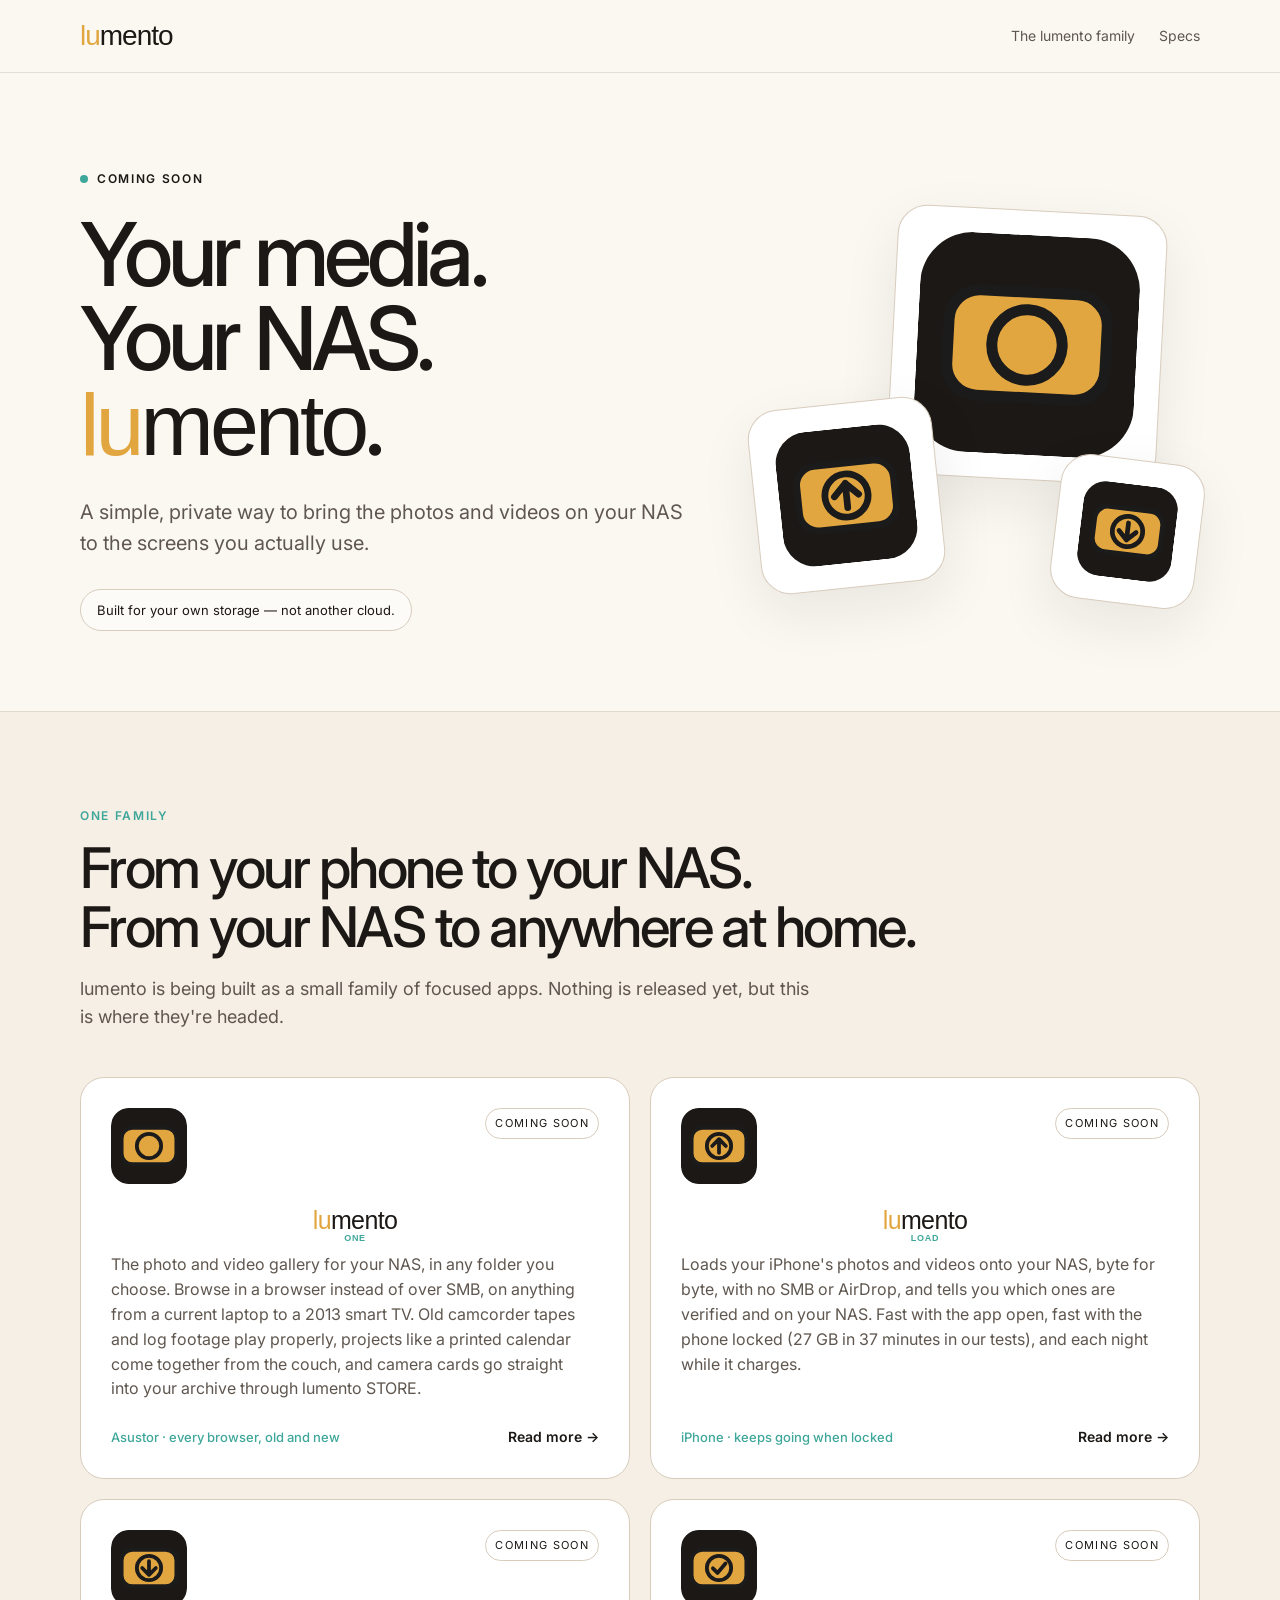
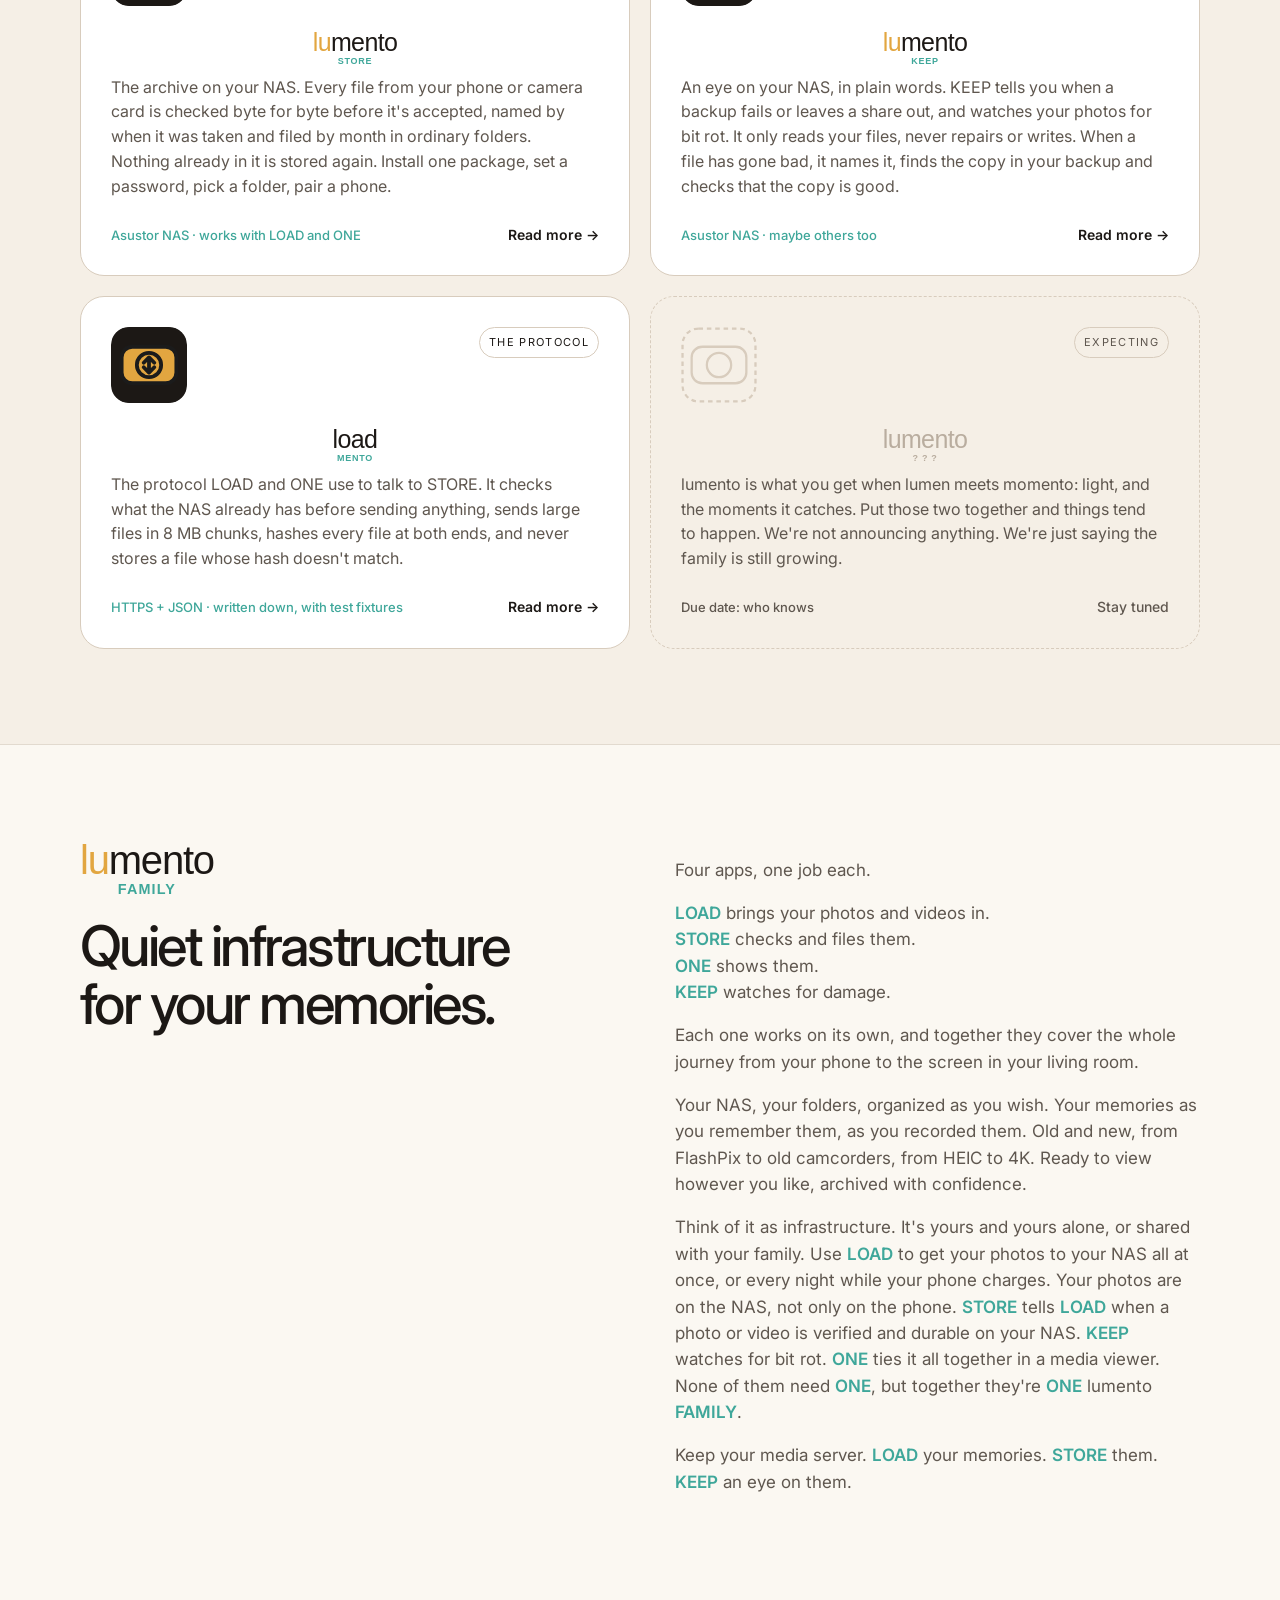
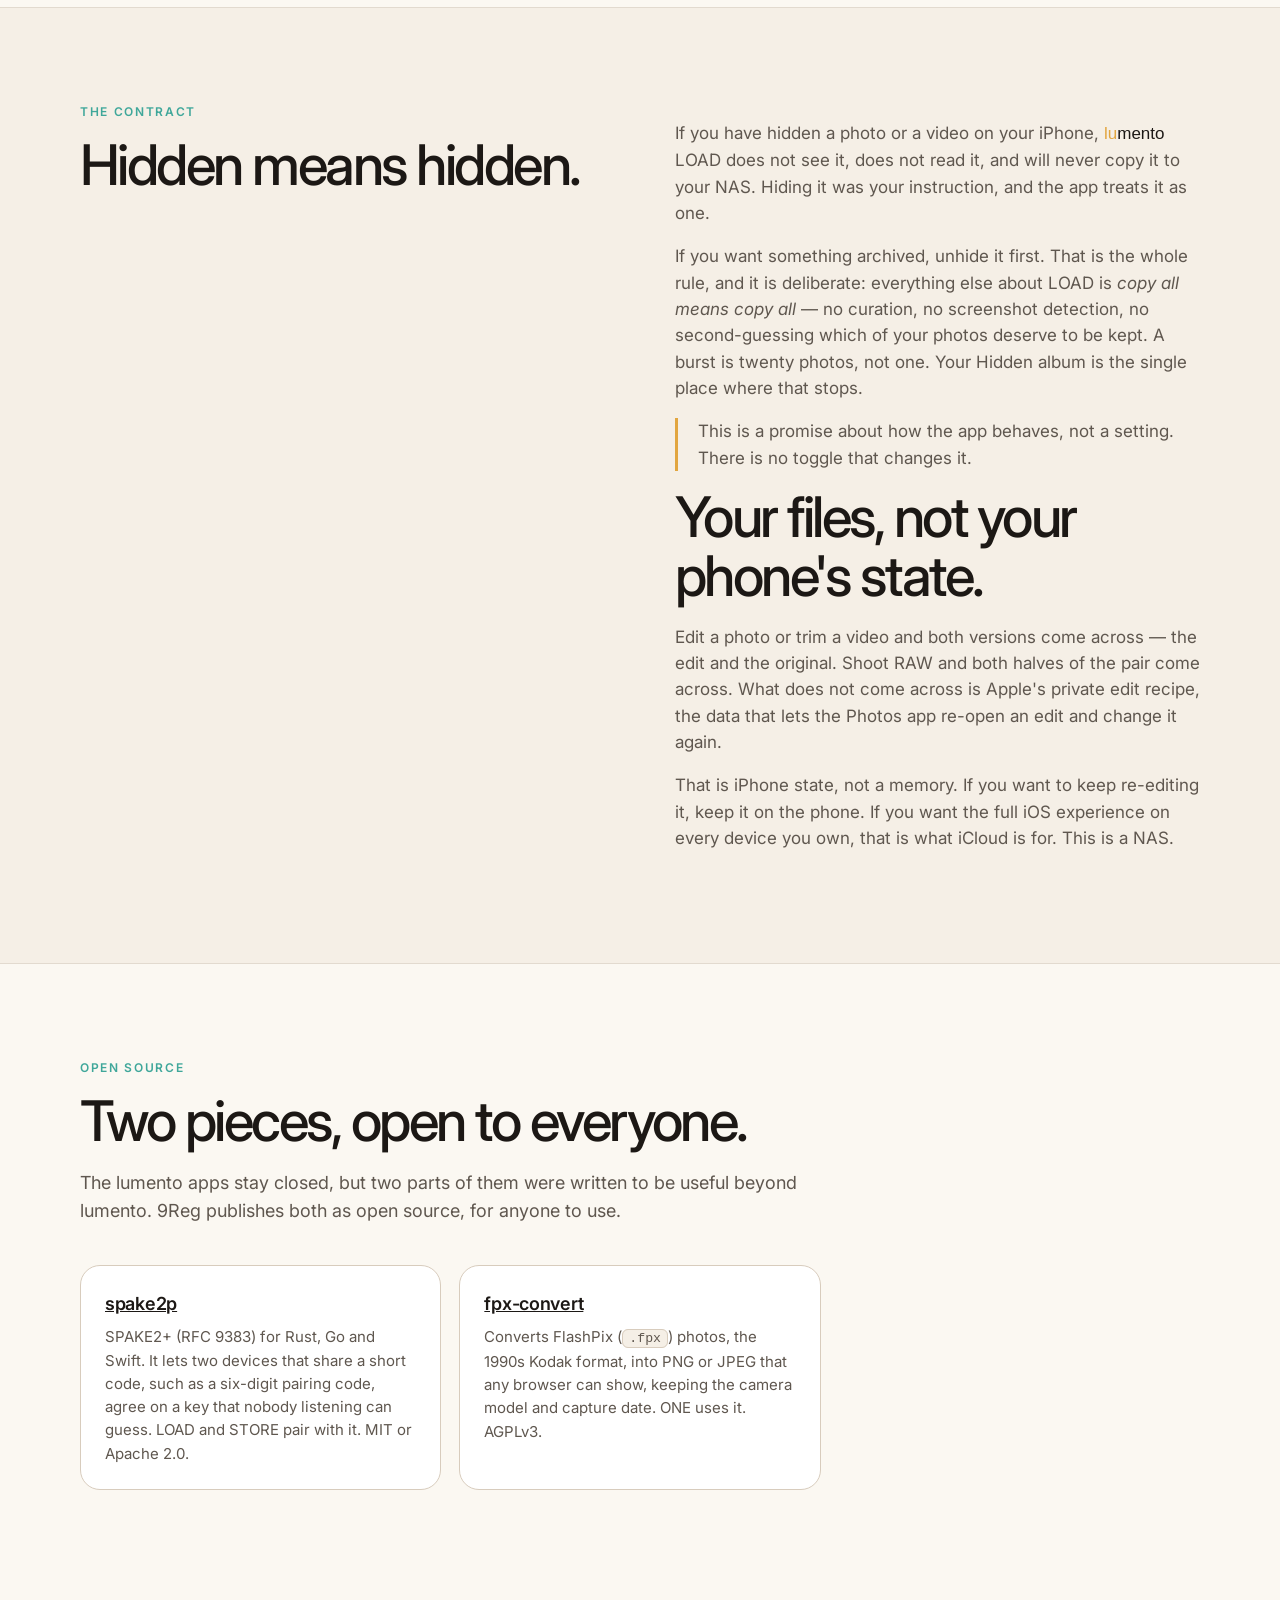
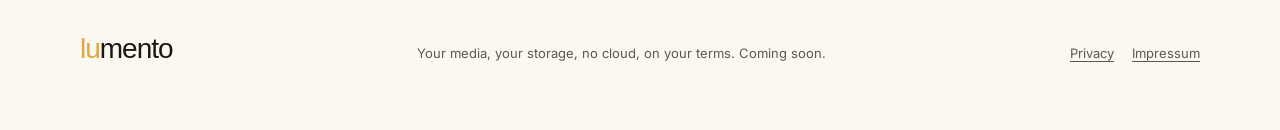
<file: index.html>
<!doctype html>
<html lang="en">
<head>
<meta charset="utf-8">
<meta name="viewport" content="width=device-width,initial-scale=1">
<meta name="description" content="lumento — load your photos and videos onto your own NAS, check they arrived intact, and view them in any browser. Coming soon.">
<title>lumento — coming soon</title>
<link rel="preconnect" href="https://fonts.bunny.net">
<link rel="stylesheet" href="https://fonts.bunny.net/css2?family=Inter:wght@400;500;600;700&display=swap">
<link rel="stylesheet" href="styles.css">

</head>
<body>
<header>
  <div class="wrap">
    <nav>
      <a class="brand product-name" href="#">
        <span class="lu">lu</span><span class="mento">mento</span>
      </a>
      <a class="link" href="#family">The lumento family</a>
      <a class="link" href="specs.html">Specs</a>
    </nav>
  </div>
</header>

<main>
<section class="wrap hero">
  <div>
    <div class="eyebrow"><span class="dot"></span> Coming soon</div>
    <h1>Your media.<br>Your NAS.<br><span class="product-name product-lockup"><span class="base"><span class="lu">lu</span><span class="mento">mento</span></span></span>.</h1>
    <p class="lede">A simple, private way to bring the photos and videos on your NAS to the screens you actually use.</p>
    <span class="pill">Built for your own storage — not another cloud.</span>
  </div>
  <div class="hero-art" aria-hidden="true">
    <div class="tile one"><img src="assets/lumento.svg" alt=""></div>
    <div class="tile load"><img src="assets/lumento-load.svg" alt=""></div>
    <div class="tile store"><img src="assets/lumento-store.svg" alt=""></div>
  </div>
</section>

<section class="section alt" id="family">
  <div class="wrap">
    <div class="kicker">One family</div>
    <h2>From your phone to your NAS.<br>From your NAS to anywhere at home.</h2>
    <p class="intro">lumento is being built as a small family of focused apps.  Nothing is released yet, but this is where they're headed.</p>

    <div class="grid">
      <a class="card" href="one.html">
        <div class="card-top">
          <div class="iconbox"><img src="assets/lumento.svg" alt="lumento ONE icon"></div>
          <span class="status">Coming soon</span>
        </div>
        <h3 class="product-name product-lockup"><span class="base"><span class="lu">lu</span><span class="mento">mento</span></span><span class="suffix one">ONE</span></h3>
        <p>The photo and video gallery for your NAS, in any folder you choose.  Browse in a browser instead of over SMB, on anything from a current laptop to a 2013 smart TV.  Old camcorder tapes and log footage play properly, projects like a printed calendar come together from the couch, and camera cards go straight into your archive through lumento STORE.</p>
        <div class="meta teal">Asustor · every browser, old and new<span class="more">Read more →</span></div>
      </a>

      <a class="card" href="load.html">
        <div class="card-top">
          <div class="iconbox"><img src="assets/lumento-load.svg" alt="lumento LOAD icon"></div>
          <span class="status">Coming soon</span>
        </div>
        <h3 class="product-name product-lockup"><span class="base"><span class="lu">lu</span><span class="mento">mento</span></span><span class="suffix load">LOAD</span></h3>
        <p>Loads your iPhone's photos and videos onto your NAS, byte for byte, with no SMB or AirDrop, and tells you which ones are verified and on your NAS.  Fast with the app open, fast with the phone locked (27&nbsp;GB in 37 minutes in our tests), and each night while it charges.</p>
        <div class="meta teal">iPhone · keeps going when locked<span class="more">Read more →</span></div>
      </a>

      <a class="card" href="store.html">
        <div class="card-top">
          <div class="iconbox"><img src="assets/lumento-store.svg" alt="lumento STORE icon"></div>
          <span class="status">Coming soon</span>
        </div>
        <h3 class="product-name product-lockup"><span class="base"><span class="lu">lu</span><span class="mento">mento</span></span><span class="suffix store">STORE</span></h3>
        <p>The archive on your NAS.  Every file from your phone or camera card is checked byte for byte before it's accepted, named by when it was taken and filed by month in ordinary folders.  Nothing already in it is stored again.  Install one package, set a password, pick a folder, pair a phone.</p>
        <div class="meta teal">Asustor NAS · works with LOAD and ONE<span class="more">Read more →</span></div>
      </a>

      <a class="card" href="keep.html">
        <div class="card-top">
          <div class="iconbox"><img src="assets/lumento-keep.svg" alt="lumento KEEP icon"></div>
          <span class="status">Coming soon</span>
        </div>
        <h3 class="product-name product-lockup"><span class="base"><span class="lu">lu</span><span class="mento">mento</span></span><span class="suffix keep">KEEP</span></h3>
        <p>An eye on your NAS, in plain words.  KEEP tells you when a backup fails or leaves a share out, and watches your photos for bit rot.  It only reads your files, never repairs or writes.  When a file has gone bad, it names it, finds the copy in your backup and checks that the copy is good.</p>
        <div class="meta teal">Asustor NAS · maybe others too<span class="more">Read more →</span></div>
      </a>

      <a class="card" href="loadmento.html">
        <div class="card-top">
          <div class="iconbox"><img src="assets/loadmento.svg" alt="loadmento protocol icon"></div>
          <span class="status">The protocol</span>
        </div>
        <h3 class="product-name product-lockup"><span class="base">load</span><span class="suffix one">MENTO</span></h3>
        <p>The protocol LOAD and ONE use to talk to STORE.  It checks what the NAS already has before sending anything, sends large files in 8&nbsp;MB chunks, hashes every file at both ends, and never stores a file whose hash doesn't match.</p>
        <div class="meta teal">HTTPS + JSON · written down, with test fixtures<span class="more">Read more →</span></div>
      </a>

      <div class="card ghost">
        <div class="card-top">
          <div class="iconbox" aria-hidden="true">
            <svg viewBox="0 0 100 100"><rect x="2" y="2" width="96" height="96" rx="21" stroke-dasharray="6 5"/><rect x="14" y="26" width="72" height="48" rx="14"/><circle cx="50" cy="50" r="16"/></svg>
          </div>
          <span class="status">Expecting</span>
        </div>
        <h3 class="product-name product-lockup"><span class="base"><span class="lu">lu</span><span class="mento">mento</span></span><span class="suffix">? ? ?</span></h3>
        <p>lumento is what you get when lumen meets momento: light, and the moments it catches.  Put those two together and things tend to happen.  We're not announcing anything.  We're just saying the family is still growing.</p>
        <div class="meta">Due date: who knows<span class="more">Stay tuned</span></div>
      </div>
    </div>
  </div>
</section>

<section class="section">
  <div class="wrap story">
    <div>
      <div class="family-mark product-name product-lockup"><span class="base"><span class="lu">lu</span><span class="mento">mento</span></span><span class="suffix family">FAMILY</span></div>
      <h2>Quiet infrastructure<br>for your memories.</h2>
    </div>
    <div>
      <p>Four apps, one job each.</p>
      <p><span class="pn">LOAD</span> brings your photos and videos in.<br><span class="pn">STORE</span> checks and files them.<br><span class="pn">ONE</span> shows them.<br><span class="pn">KEEP</span> watches for damage.</p>
      <p>Each one works on its own, and together they cover the whole journey from your phone to the screen in your living room.</p>
      <p>Your NAS, your folders, organized as you wish.  Your memories as you remember them, as you recorded them.  Old and new, from FlashPix to old camcorders, from HEIC to 4K.  Ready to view however you like, archived with confidence.</p>
      <p>Think of it as infrastructure.  It's yours and yours alone, or shared with your family.  Use <span class="pn">LOAD</span> to get your photos to your NAS all at once, or every night while your phone charges.  Your photos are on the NAS, not only on the phone.  <span class="pn">STORE</span> tells <span class="pn">LOAD</span> when a photo or video is verified and durable on your NAS.  <span class="pn">KEEP</span> watches for bit rot.  <span class="pn">ONE</span> ties it all together in a media viewer.  None of them need <span class="pn">ONE</span>, but together they're <span class="pn">ONE</span> lumento <span class="pn">FAMILY</span>.</p>
      <p>Keep your media server.  <span class="pn">LOAD</span> your memories.  <span class="pn">STORE</span> them.  <span class="pn">KEEP</span> an eye on them.</p>
    </div>
  </div>
</section>
<section class="section alt" id="contract">
  <div class="wrap story">
    <div>
      <div class="kicker">The contract</div>
      <h2>Hidden means hidden.</h2>
    </div>
    <div>
      <p>If you have hidden a photo or a video on your iPhone, <span class="product-name"><span class="lu">lu</span><span class="mento">mento</span></span> LOAD does not see it, does not read it, and will never copy it to your NAS.  Hiding it was your instruction, and the app treats it as one.</p>
      <p>If you want something archived, unhide it first.  That is the whole rule, and it is deliberate: everything else about LOAD is <em>copy all means copy all</em> — no curation, no screenshot detection, no second-guessing which of your photos deserve to be kept.  A burst is twenty photos, not one.  Your Hidden album is the single place where that stops.</p>
      <p class="note">This is a promise about how the app behaves, not a setting.  There is no toggle that changes it.</p>
      <h2>Your files, not your phone's state.</h2>
      <p>Edit a photo or trim a video and both versions come across — the edit and the original.  Shoot RAW and both halves of the pair come across.  What does not come across is Apple's private edit recipe, the data that lets the Photos app re-open an edit and change it again.</p>
      <p class="reverse-note">That is iPhone state, not a memory.  If you want to keep re-editing it, keep it on the phone.  If you want the full iOS experience on every device you own, that is what iCloud is for.  This is a NAS.</p>
    </div>
  </div>
</section>

<section class="section" id="open-source">
  <div class="wrap">
    <div class="kicker">Open Source</div>
    <h2>Two pieces, open to everyone.</h2>
    <p class="intro">The lumento apps stay closed, but two parts of them were written to be useful beyond lumento.  9Reg publishes both as open source, for anyone to use.</p>
    <div class="features">
      <div class="feature"><h3><a href="https://github.com/9Reg/spake2p">spake2p</a></h3><p>SPAKE2+ (RFC 9383) for Rust, Go and Swift.  It lets two devices that share a short code, such as a six-digit pairing code, agree on a key that nobody listening can guess.  LOAD and STORE pair with it.  MIT or Apache 2.0.</p></div>
      <div class="feature"><h3><a href="https://github.com/9Reg/fpx-convert">fpx-convert</a></h3><p>Converts FlashPix (<code>.fpx</code>) photos, the 1990s Kodak format, into PNG or JPEG that any browser can show, keeping the camera model and capture date.  ONE uses it.  AGPLv3.</p></div>
    </div>
  </div>
</section>
</main>

<footer>
  <div class="wrap foot">
    <div class="footer-brand">
      <div class="brand product-name">
        <span class="lu">lu</span><span class="mento">mento</span>
      </div>
    </div>

    <div>Your media, your storage, no cloud, on your terms. Coming soon.</div>
    <div class="foot-links"><a href="privacy.html">Privacy</a><a href="impressum.html">Impressum</a></div>
  </div>
</footer>

</body>
</html>
</file>
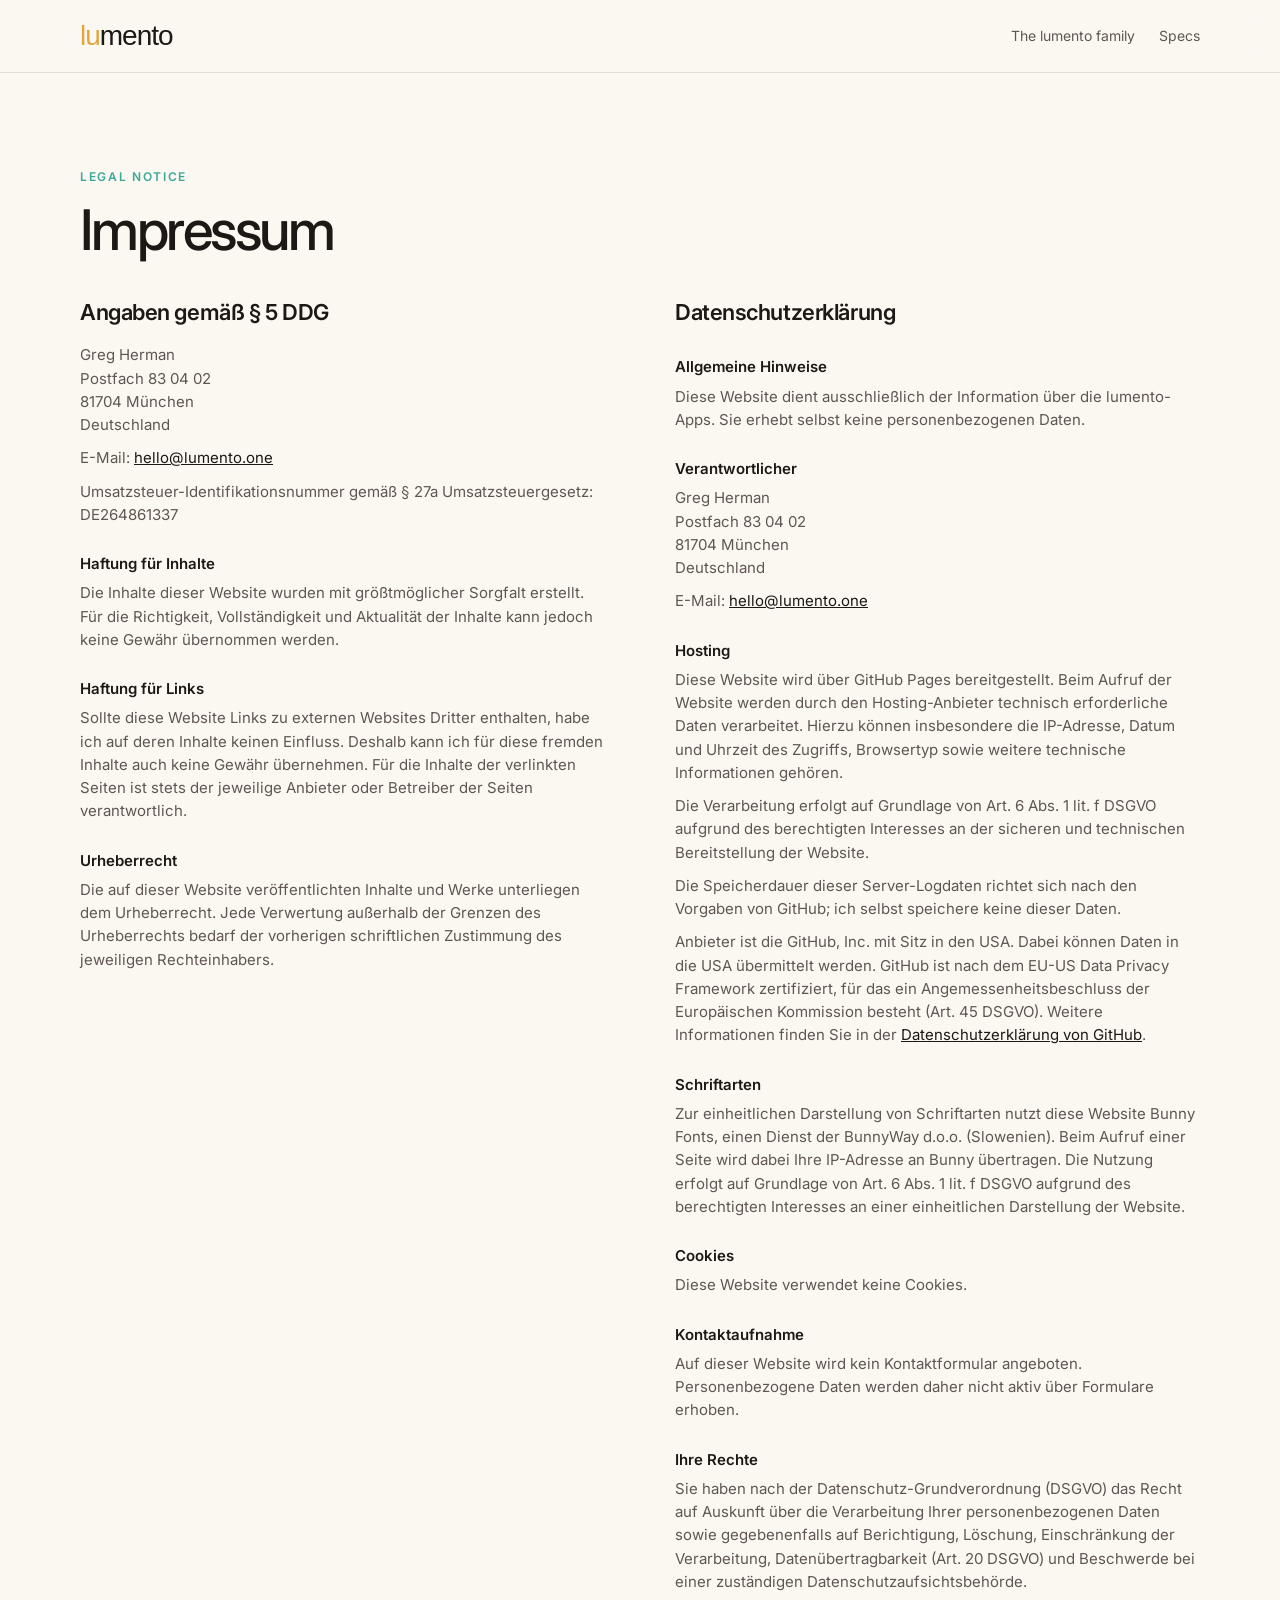
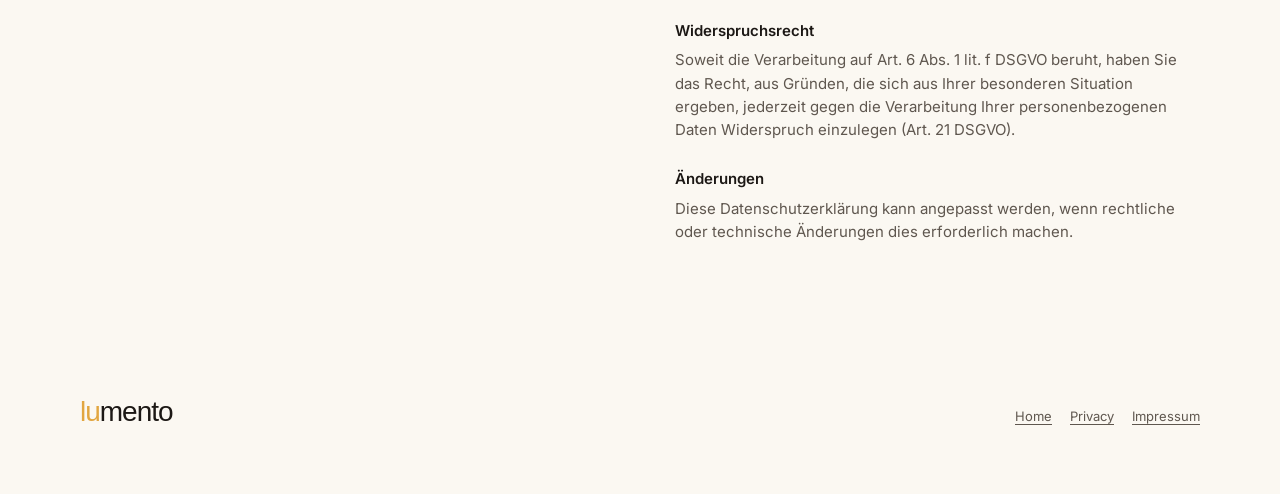
<file: impressum.html>
<!doctype html>
<html lang="de">
<head>
<meta charset="utf-8">
<meta name="viewport" content="width=device-width,initial-scale=1">
<meta name="robots" content="noindex">
<meta name="description" content="Impressum und Datenschutzerklärung für lumento.one.">
<title>Impressum — lumento</title>
<link rel="preconnect" href="https://fonts.bunny.net">
<link rel="stylesheet" href="https://fonts.bunny.net/css2?family=Inter:wght@400;500;600;700&display=swap">
<link rel="stylesheet" href="styles.css">
</head>
<body>
<header>
  <div class="wrap">
    <nav>
      <a class="brand product-name" href="index.html">
        <span class="lu">lu</span><span class="mento">mento</span>
      </a>
      <a class="link" href="index.html#family">The lumento family</a>
      <a class="link" href="specs.html">Specs</a>
    </nav>
  </div>
</header>

<main>
<section class="section">
  <div class="wrap">
    <div class="kicker">Legal notice</div>
    <h2>Impressum</h2>

    <div class="legal">
      <section>
        <h3>Angaben gemäß § 5 DDG</h3>
        <p>Greg Herman<br>Postfach 83 04 02<br>81704 München<br>Deutschland</p>
        <p>E-Mail: <a href="mailto:hello@lumento.one">hello@lumento.one</a></p>
        <p>Umsatzsteuer-Identifikationsnummer gemäß § 27a Umsatzsteuergesetz: DE264861337</p>

        <h4>Haftung für Inhalte</h4>
        <p>Die Inhalte dieser Website wurden mit größtmöglicher Sorgfalt erstellt. Für die Richtigkeit, Vollständigkeit und Aktualität der Inhalte kann jedoch keine Gewähr übernommen werden.</p>

        <h4>Haftung für Links</h4>
        <p>Sollte diese Website Links zu externen Websites Dritter enthalten, habe ich auf deren Inhalte keinen Einfluss. Deshalb kann ich für diese fremden Inhalte auch keine Gewähr übernehmen. Für die Inhalte der verlinkten Seiten ist stets der jeweilige Anbieter oder Betreiber der Seiten verantwortlich.</p>

        <h4>Urheberrecht</h4>
        <p>Die auf dieser Website veröffentlichten Inhalte und Werke unterliegen dem Urheberrecht. Jede Verwertung außerhalb der Grenzen des Urheberrechts bedarf der vorherigen schriftlichen Zustimmung des jeweiligen Rechteinhabers.</p>
      </section>

      <section>
        <h3>Datenschutzerklärung</h3>

        <h4>Allgemeine Hinweise</h4>
        <p>Diese Website dient ausschließlich der Information über die lumento-Apps. Sie erhebt selbst keine personenbezogenen Daten.</p>

        <h4>Verantwortlicher</h4>
        <p>Greg Herman<br>Postfach 83 04 02<br>81704 München<br>Deutschland</p>
        <p>E-Mail: <a href="mailto:hello@lumento.one">hello@lumento.one</a></p>

        <h4>Hosting</h4>
        <p>Diese Website wird über GitHub Pages bereitgestellt. Beim Aufruf der Website werden durch den Hosting-Anbieter technisch erforderliche Daten verarbeitet. Hierzu können insbesondere die IP-Adresse, Datum und Uhrzeit des Zugriffs, Browsertyp sowie weitere technische Informationen gehören.</p>
        <p>Die Verarbeitung erfolgt auf Grundlage von Art. 6 Abs. 1 lit. f DSGVO aufgrund des berechtigten Interesses an der sicheren und technischen Bereitstellung der Website.</p>
        <p>Die Speicherdauer dieser Server-Logdaten richtet sich nach den Vorgaben von GitHub; ich selbst speichere keine dieser Daten.</p>
        <p>Anbieter ist die GitHub, Inc. mit Sitz in den USA. Dabei können Daten in die USA übermittelt werden. GitHub ist nach dem EU-US Data Privacy Framework zertifiziert, für das ein Angemessenheitsbeschluss der Europäischen Kommission besteht (Art. 45 DSGVO). Weitere Informationen finden Sie in der <a href="https://docs.github.com/en/site-policy/privacy-policies/github-general-privacy-statement" target="_blank" rel="noopener noreferrer">Datenschutzerklärung von GitHub</a>.</p>

        <h4>Schriftarten</h4>
        <p>Zur einheitlichen Darstellung von Schriftarten nutzt diese Website Bunny Fonts, einen Dienst der BunnyWay d.o.o. (Slowenien). Beim Aufruf einer Seite wird dabei Ihre IP-Adresse an Bunny übertragen. Die Nutzung erfolgt auf Grundlage von Art. 6 Abs. 1 lit. f DSGVO aufgrund des berechtigten Interesses an einer einheitlichen Darstellung der Website.</p>

        <h4>Cookies</h4>
        <p>Diese Website verwendet keine Cookies.</p>

        <h4>Kontaktaufnahme</h4>
        <p>Auf dieser Website wird kein Kontaktformular angeboten. Personenbezogene Daten werden daher nicht aktiv über Formulare erhoben.</p>

        <h4>Ihre Rechte</h4>
        <p>Sie haben nach der Datenschutz-Grundverordnung (DSGVO) das Recht auf Auskunft über die Verarbeitung Ihrer personenbezogenen Daten sowie gegebenenfalls auf Berichtigung, Löschung, Einschränkung der Verarbeitung, Datenübertragbarkeit (Art. 20 DSGVO) und Beschwerde bei einer zuständigen Datenschutzaufsichtsbehörde.</p>

        <h4>Widerspruchsrecht</h4>
        <p>Soweit die Verarbeitung auf Art. 6 Abs. 1 lit. f DSGVO beruht, haben Sie das Recht, aus Gründen, die sich aus Ihrer besonderen Situation ergeben, jederzeit gegen die Verarbeitung Ihrer personenbezogenen Daten Widerspruch einzulegen (Art. 21 DSGVO).</p>

        <h4>Änderungen</h4>
        <p>Diese Datenschutzerklärung kann angepasst werden, wenn rechtliche oder technische Änderungen dies erforderlich machen.</p>
      </section>
    </div>
  </div>
</section>
</main>

<footer>
  <div class="wrap foot">
    <div class="footer-brand">
      <div class="brand product-name">
        <span class="lu">lu</span><span class="mento">mento</span>
      </div>
    </div>
    <div class="foot-links">
      <a href="index.html">Home</a>
      <a href="privacy.html">Privacy</a>
      <a href="impressum.html">Impressum</a>
    </div>
  </div>
</footer>

</body>
</html>
</file>
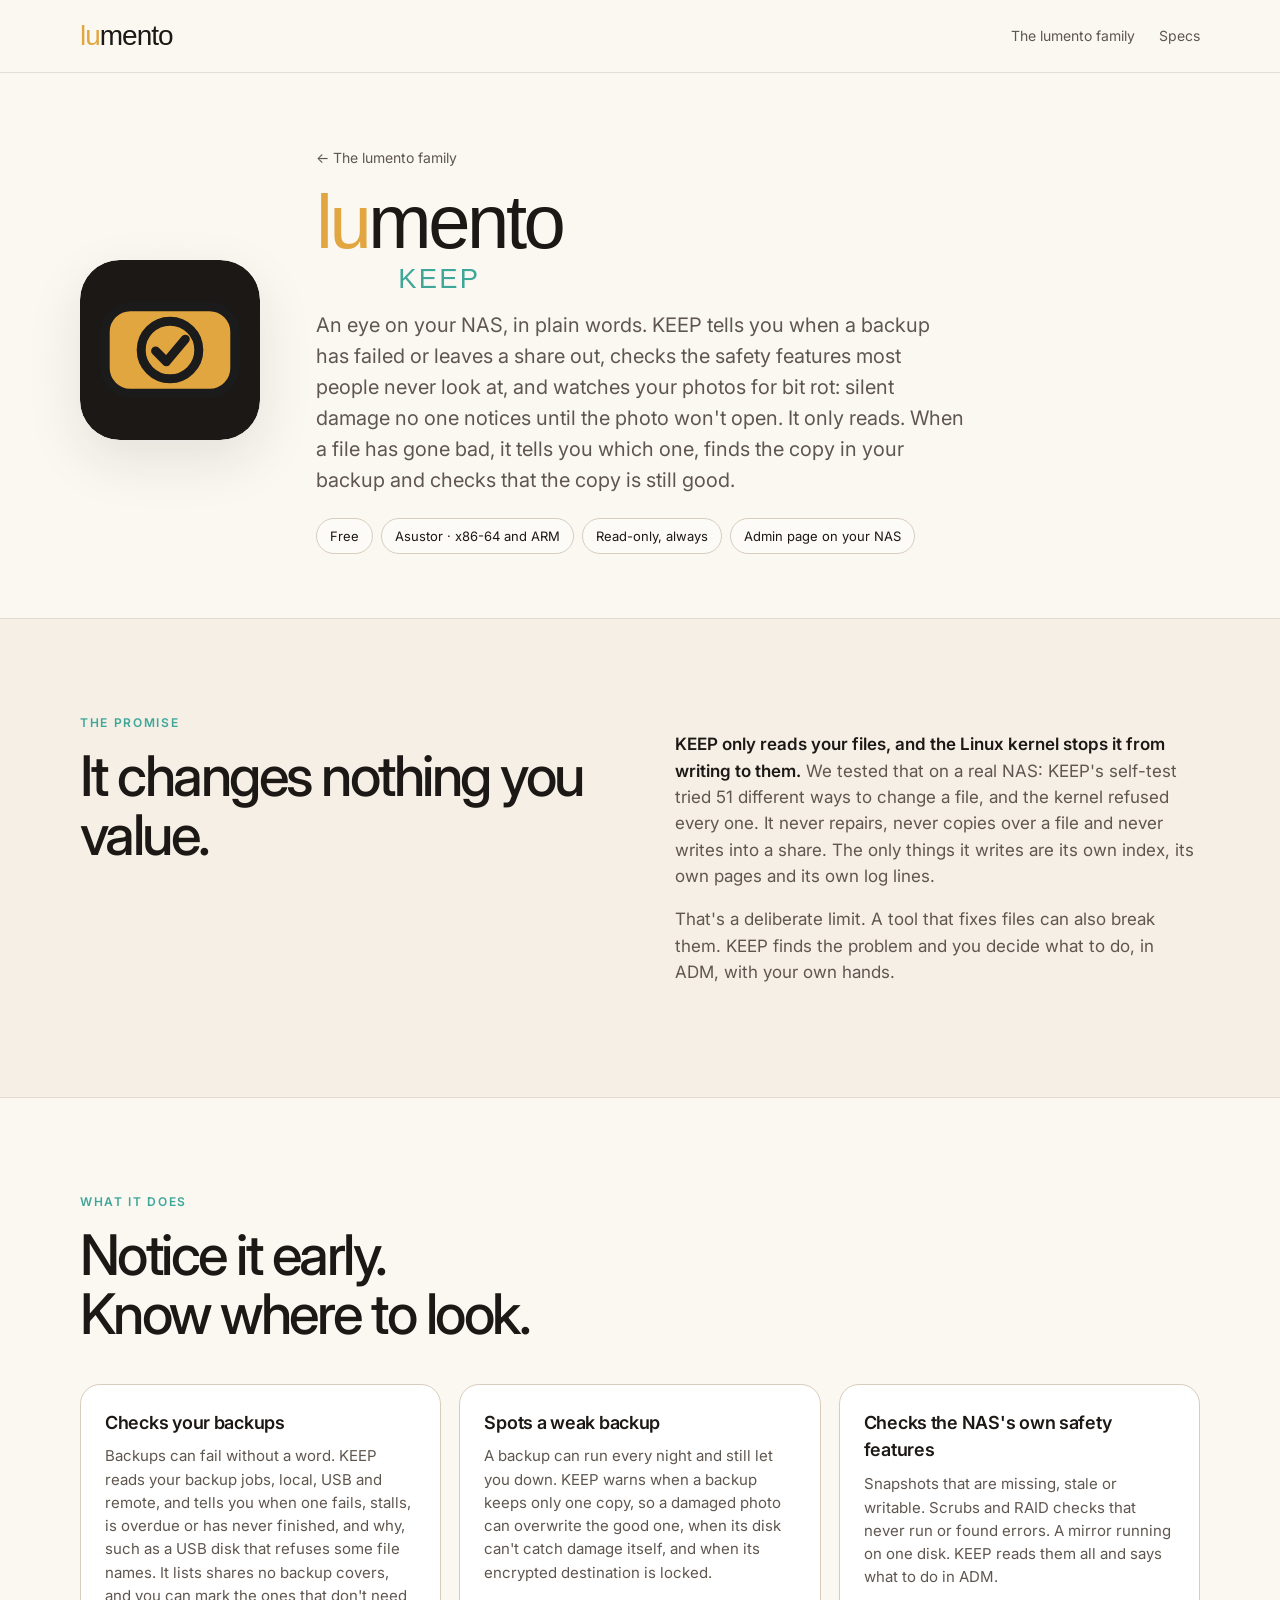
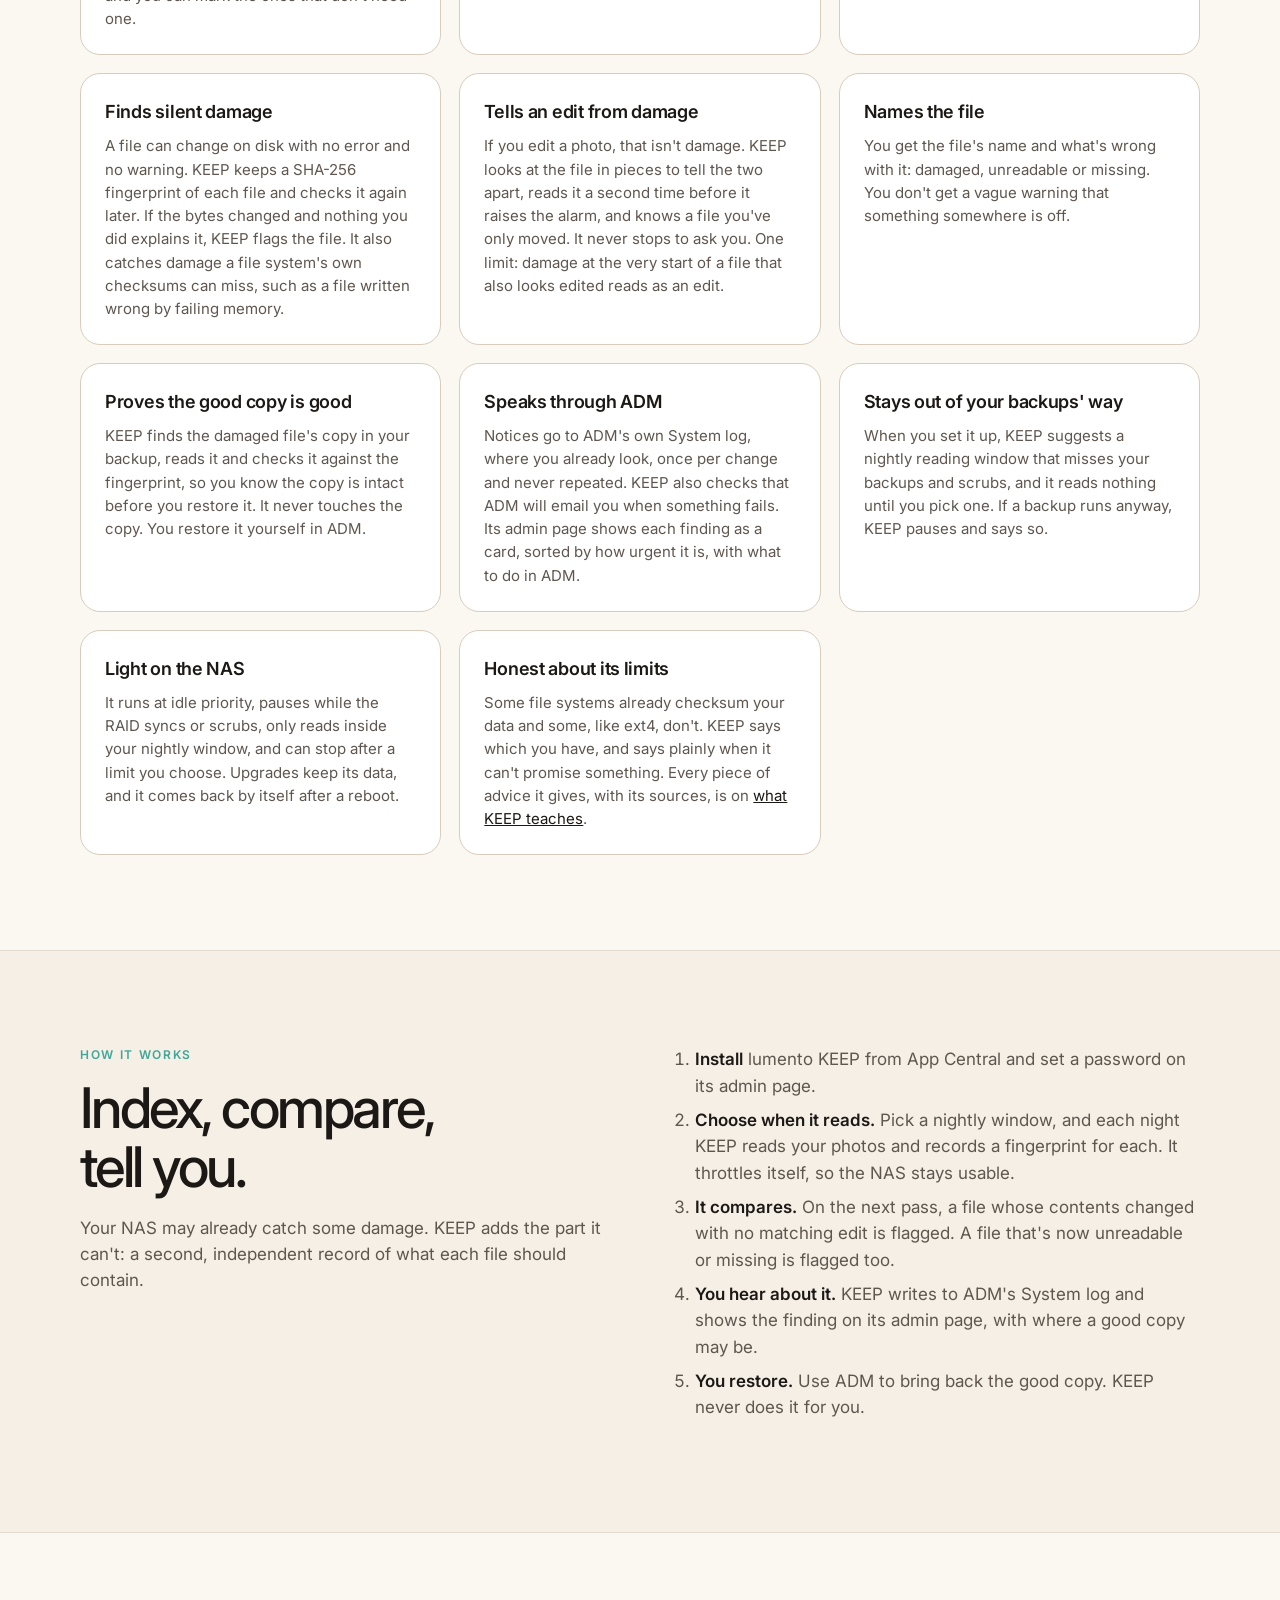
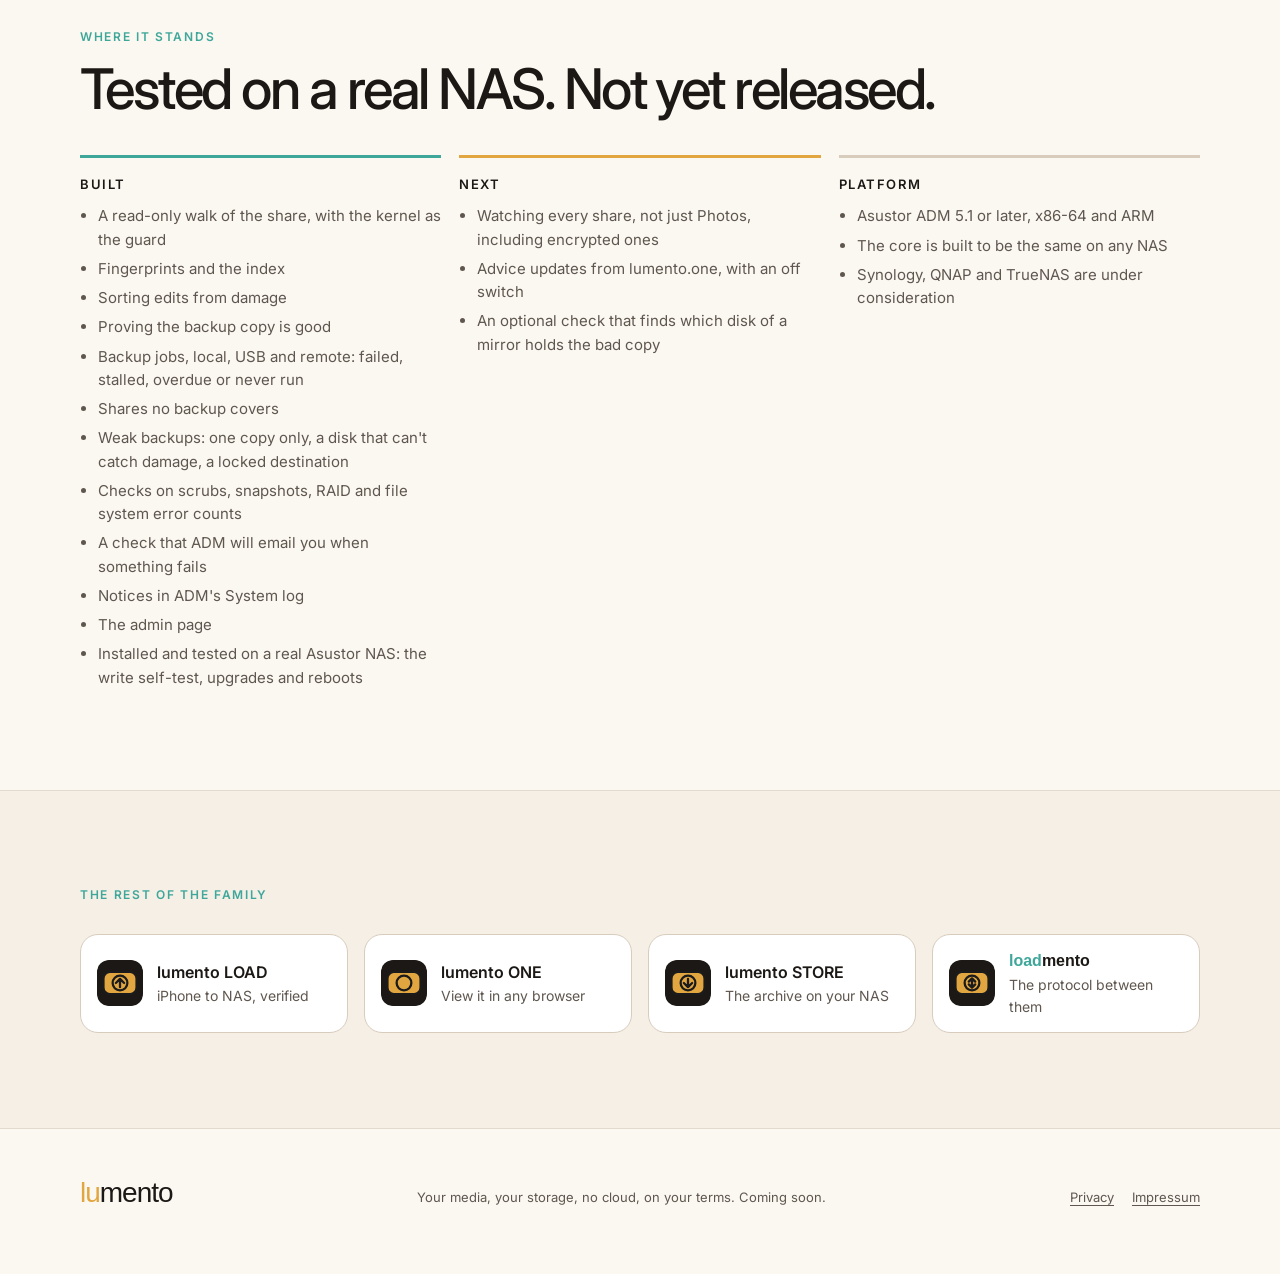
<file: keep.html>
<!doctype html>
<html lang="en">
<head>
<meta charset="utf-8">
<meta name="viewport" content="width=device-width,initial-scale=1">
<meta name="description" content="lumento KEEP — quiet bit-rot detection for your NAS. It only reads your files, and when one has gone bad it tells you which, and where a good copy may be. Coming soon.">
<title>lumento KEEP — coming soon</title>
<link rel="preconnect" href="https://fonts.bunny.net">
<link rel="stylesheet" href="https://fonts.bunny.net/css2?family=Inter:wght@400;500;600;700&display=swap">
<link rel="stylesheet" href="styles.css">
</head>
<body>
<header>
  <div class="wrap">
    <nav>
      <a class="brand product-name" href="index.html">
        <span class="lu">lu</span><span class="mento">mento</span>
      </a>
      <a class="link" href="index.html#family">The lumento family</a>
      <a class="link" href="specs.html">Specs</a>
    </nav>
  </div>
</header>

<main>
<section class="wrap p-hero">
  <div class="icon"><img src="assets/lumento-keep.svg" alt="lumento KEEP icon"></div>
  <div>
    <a class="crumb" href="index.html#family">← The lumento family</a>
    <h1><span class="product-name product-lockup"><span class="base"><span class="lu">lu</span><span class="mento">mento</span></span><span class="suffix keep">KEEP</span></span></h1>
    <p class="lede">An eye on your NAS, in plain words.  KEEP tells you when a backup has failed or leaves a share out, checks the safety features most people never look at, and watches your photos for bit rot: silent damage no one notices until the photo won't open.  It only reads.  When a file has gone bad, it tells you which one, finds the copy in your backup and checks that the copy is still good.</p>
    <div class="tags"><span class="pill">Free</span><span class="pill">Asustor · x86-64 and ARM</span><span class="pill">Read-only, always</span><span class="pill">Admin page on your NAS</span></div>
  </div>
</section>

<section class="section alt">
  <div class="wrap split">
    <div>
      <div class="kicker">The promise</div>
      <h2>It changes nothing you value.</h2>
    </div>
    <div>
      <p><strong>KEEP only reads your files, and the Linux kernel stops it from writing to them.</strong>  We tested that on a real NAS: KEEP's self-test tried 51 different ways to change a file, and the kernel refused every one.  It never repairs, never copies over a file and never writes into a share.  The only things it writes are its own index, its own pages and its own log lines.</p>
      <p>That's a deliberate limit.  A tool that fixes files can also break them.  KEEP finds the problem and you decide what to do, in ADM, with your own hands.</p>
    </div>
  </div>
</section>

<section class="section">
  <div class="wrap">
    <div class="kicker">What it does</div>
    <h2>Notice it early.<br>Know where to look.</h2>
    <div class="features">
      <div class="feature"><h3>Checks your backups</h3><p>Backups can fail without a word.  KEEP reads your backup jobs, local, USB and remote, and tells you when one fails, stalls, is overdue or has never finished, and why, such as a USB disk that refuses some file names.  It lists shares no backup covers, and you can mark the ones that don't need one.</p></div>
      <div class="feature"><h3>Spots a weak backup</h3><p>A backup can run every night and still let you down.  KEEP warns when a backup keeps only one copy, so a damaged photo can overwrite the good one, when its disk can't catch damage itself, and when its encrypted destination is locked.</p></div>
      <div class="feature"><h3>Checks the NAS's own safety features</h3><p>Snapshots that are missing, stale or writable.  Scrubs and RAID checks that never run or found errors.  A mirror running on one disk.  KEEP reads them all and says what to do in ADM.</p></div>
      <div class="feature"><h3>Finds silent damage</h3><p>A file can change on disk with no error and no warning.  KEEP keeps a SHA-256 fingerprint of each file and checks it again later.  If the bytes changed and nothing you did explains it, KEEP flags the file.  It also catches damage a file system's own checksums can miss, such as a file written wrong by failing memory.</p></div>
      <div class="feature"><h3>Tells an edit from damage</h3><p>If you edit a photo, that isn't damage.  KEEP looks at the file in pieces to tell the two apart, reads it a second time before it raises the alarm, and knows a file you've only moved.  It never stops to ask you.  One limit: damage at the very start of a file that also looks edited reads as an edit.</p></div>
      <div class="feature"><h3>Names the file</h3><p>You get the file's name and what's wrong with it: damaged, unreadable or missing.  You don't get a vague warning that something somewhere is off.</p></div>
      <div class="feature"><h3>Proves the good copy is good</h3><p>KEEP finds the damaged file's copy in your backup, reads it and checks it against the fingerprint, so you know the copy is intact before you restore it.  It never touches the copy.  You restore it yourself in ADM.</p></div>
      <div class="feature"><h3>Speaks through ADM</h3><p>Notices go to ADM's own System log, where you already look, once per change and never repeated.  KEEP also checks that ADM will email you when something fails.  Its admin page shows each finding as a card, sorted by how urgent it is, with what to do in ADM.</p></div>
      <div class="feature"><h3>Stays out of your backups' way</h3><p>When you set it up, KEEP suggests a nightly reading window that misses your backups and scrubs, and it reads nothing until you pick one.  If a backup runs anyway, KEEP pauses and says so.</p></div>
      <div class="feature"><h3>Light on the NAS</h3><p>It runs at idle priority, pauses while the RAID syncs or scrubs, only reads inside your nightly window, and can stop after a limit you choose.  Upgrades keep its data, and it comes back by itself after a reboot.</p></div>
      <div class="feature"><h3>Honest about its limits</h3><p>Some file systems already checksum your data and some, like ext4, don't.  KEEP says which you have, and says plainly when it can't promise something.  Every piece of advice it gives, with its sources, is on <a href="keep/advice.html">what KEEP teaches</a>.</p></div>
    </div>
  </div>
</section>

<section class="section alt">
  <div class="wrap split">
    <div>
      <div class="kicker">How it works</div>
      <h2>Index, compare,<br>tell you.</h2>
      <p>Your NAS may already catch some damage.  KEEP adds the part it can't: a second, independent record of what each file should contain.</p>
    </div>
    <div>
      <ol>
        <li><strong>Install</strong> lumento KEEP from App Central and set a password on its admin page.</li>
        <li><strong>Choose when it reads.</strong>  Pick a nightly window, and each night KEEP reads your photos and records a fingerprint for each.  It throttles itself, so the NAS stays usable.</li>
        <li><strong>It compares.</strong>  On the next pass, a file whose contents changed with no matching edit is flagged.  A file that's now unreadable or missing is flagged too.</li>
        <li><strong>You hear about it.</strong>  KEEP writes to ADM's System log and shows the finding on its admin page, with where a good copy may be.</li>
        <li><strong>You restore.</strong>  Use ADM to bring back the good copy.  KEEP never does it for you.</li>
      </ol>
    </div>
  </div>
</section>

<section class="section">
  <div class="wrap">
    <div class="kicker">Where it stands</div>
    <h2>Tested on a real NAS.  Not yet released.</h2>
    <div class="state">
      <div class="built"><h3>Built</h3><ul><li>A read-only walk of the share, with the kernel as the guard</li><li>Fingerprints and the index</li><li>Sorting edits from damage</li><li>Proving the backup copy is good</li><li>Backup jobs, local, USB and remote: failed, stalled, overdue or never run</li><li>Shares no backup covers</li><li>Weak backups: one copy only, a disk that can't catch damage, a locked destination</li><li>Checks on scrubs, snapshots, RAID and file system error counts</li><li>A check that ADM will email you when something fails</li><li>Notices in ADM's System log</li><li>The admin page</li><li>Installed and tested on a real Asustor NAS: the write self-test, upgrades and reboots</li></ul></div>
      <div class="next"><h3>Next</h3><ul><li>Watching every share, not just Photos, including encrypted ones</li><li>Advice updates from lumento.one, with an off switch</li><li>An optional check that finds which disk of a mirror holds the bad copy</li></ul></div>
      <div><h3>Platform</h3><ul><li>Asustor ADM 5.1 or later, x86-64 and ARM</li><li>The core is built to be the same on any NAS</li><li>Synology, QNAP and TrueNAS are under consideration</li></ul></div>
    </div>
  </div>
</section>

<section class="section alt">
  <div class="wrap">
    <div class="kicker">The rest of the family</div>
    <div class="family-strip">
      <a href="load.html"><img src="assets/lumento-load.svg" alt=""><div><strong>lumento LOAD</strong><span>iPhone to NAS, verified</span></div></a>
      <a href="one.html"><img src="assets/lumento.svg" alt=""><div><strong>lumento ONE</strong><span>View it in any browser</span></div></a>
      <a href="store.html"><img src="assets/lumento-store.svg" alt=""><div><strong>lumento STORE</strong><span>The archive on your NAS</span></div></a>
      <a href="loadmento.html"><img src="assets/loadmento.svg" alt=""><div><strong class="lm"><span class="load">load</span><span class="mento">mento</span></strong><span>The protocol between them</span></div></a>
    </div>
  </div>
</section>
</main>

<footer>
  <div class="wrap foot">
    <div class="footer-brand">
      <div class="brand product-name">
        <span class="lu">lu</span><span class="mento">mento</span>
      </div>
    </div>
    <div>Your media, your storage, no cloud, on your terms. Coming soon.</div>
    <div class="foot-links"><a href="privacy.html">Privacy</a><a href="impressum.html">Impressum</a></div>
  </div>
</footer>
</body>
</html>
</file>
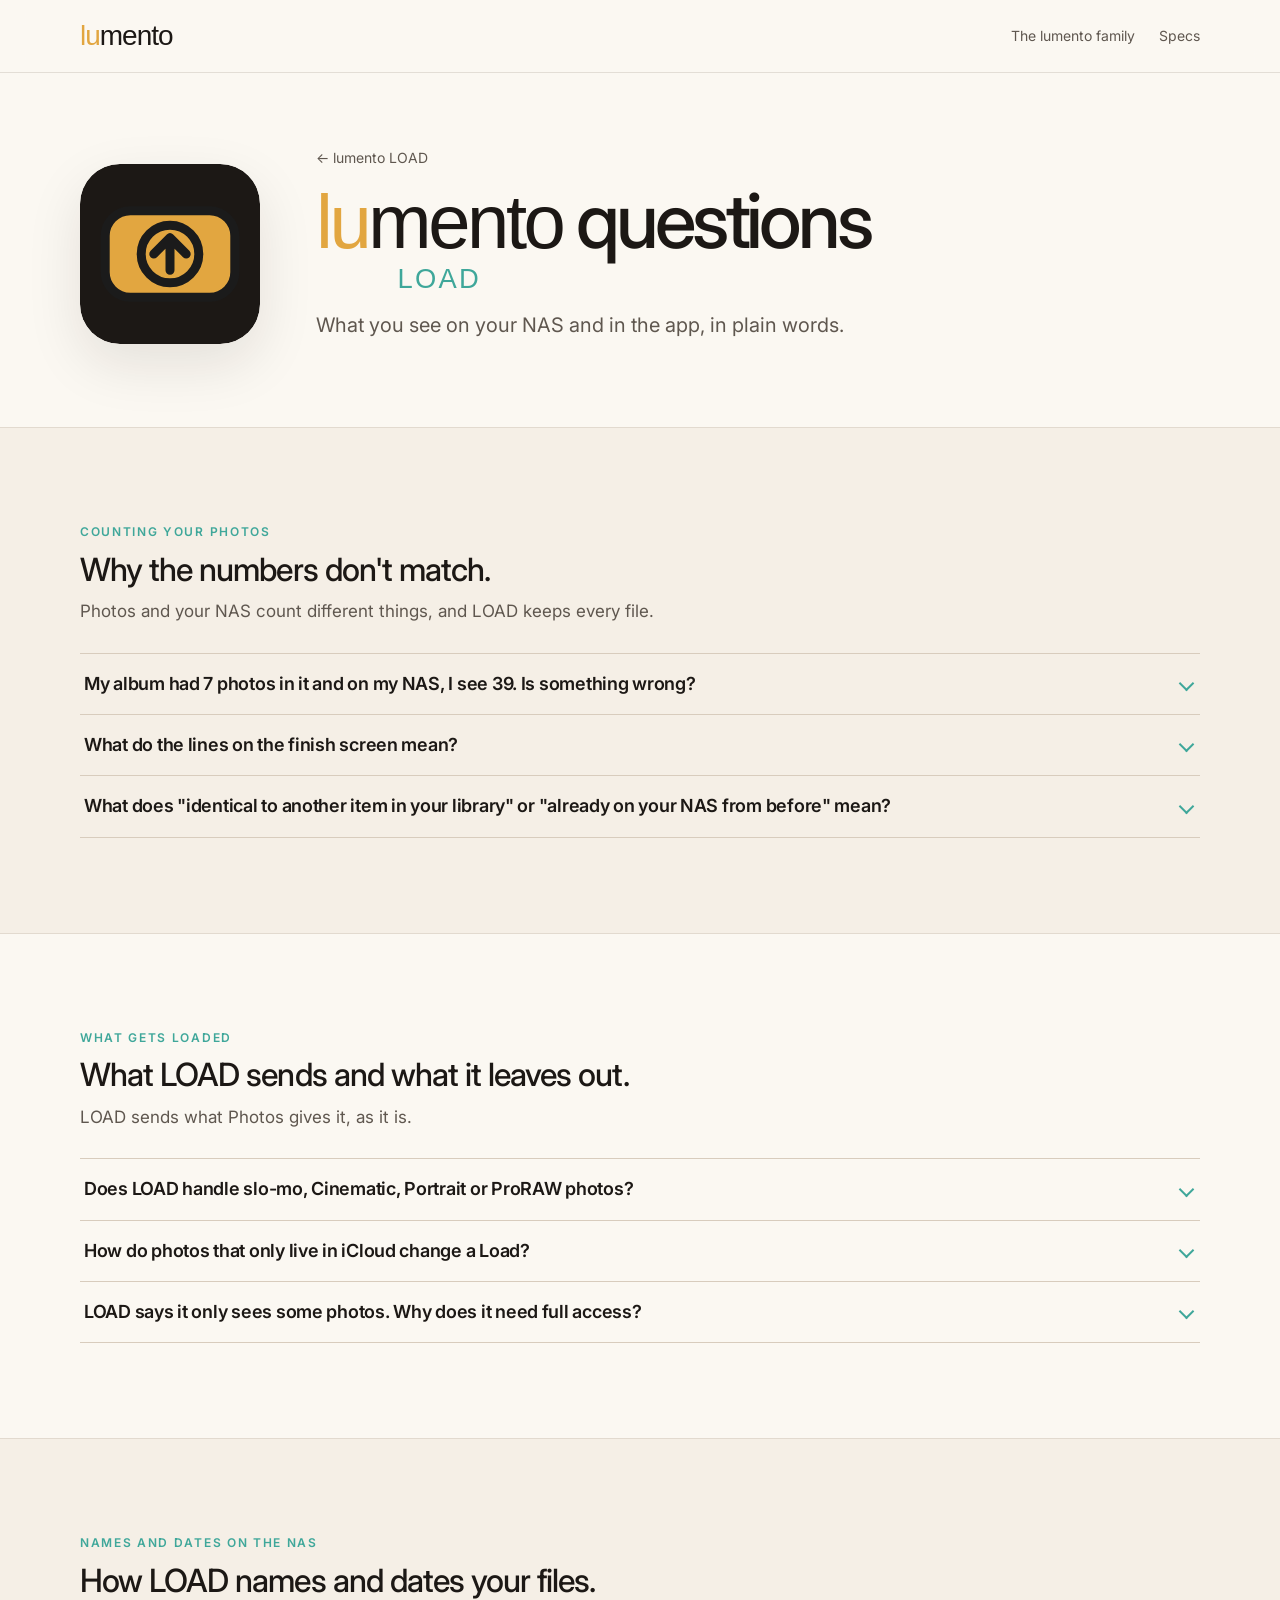
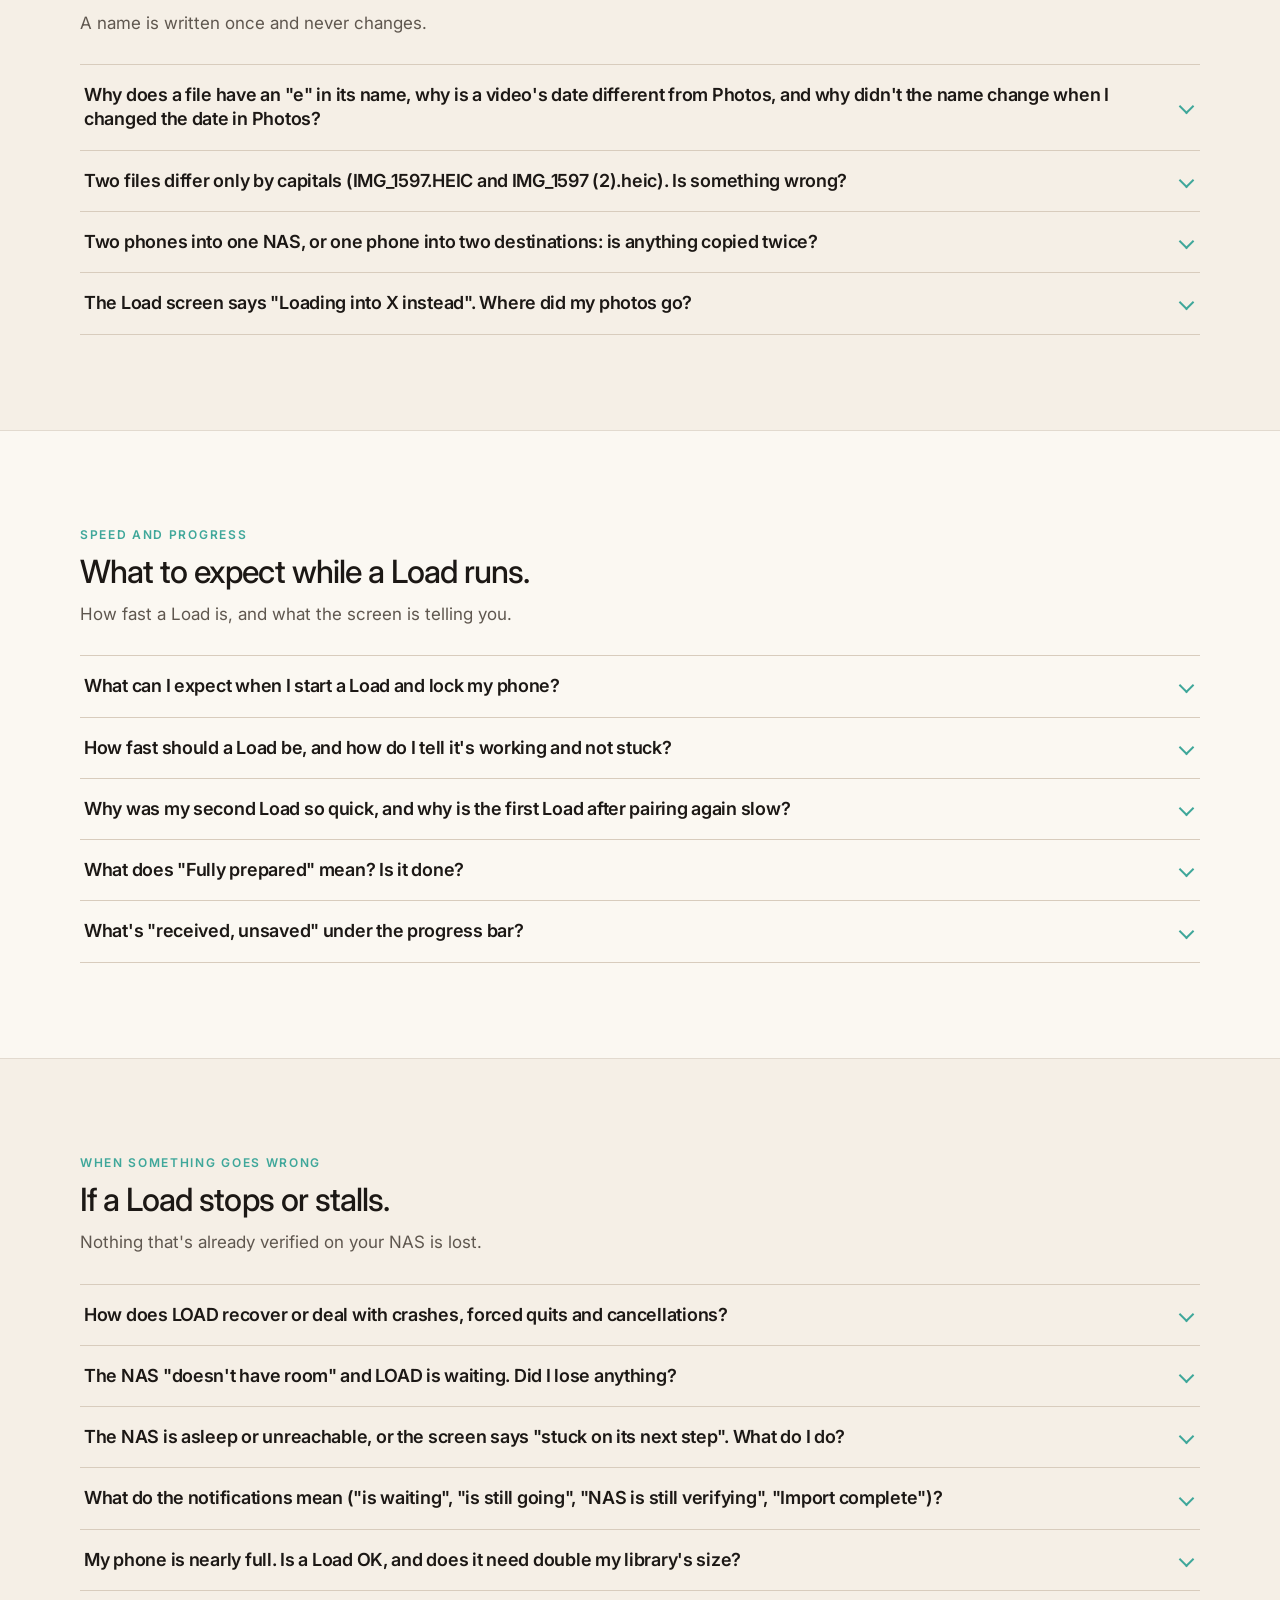
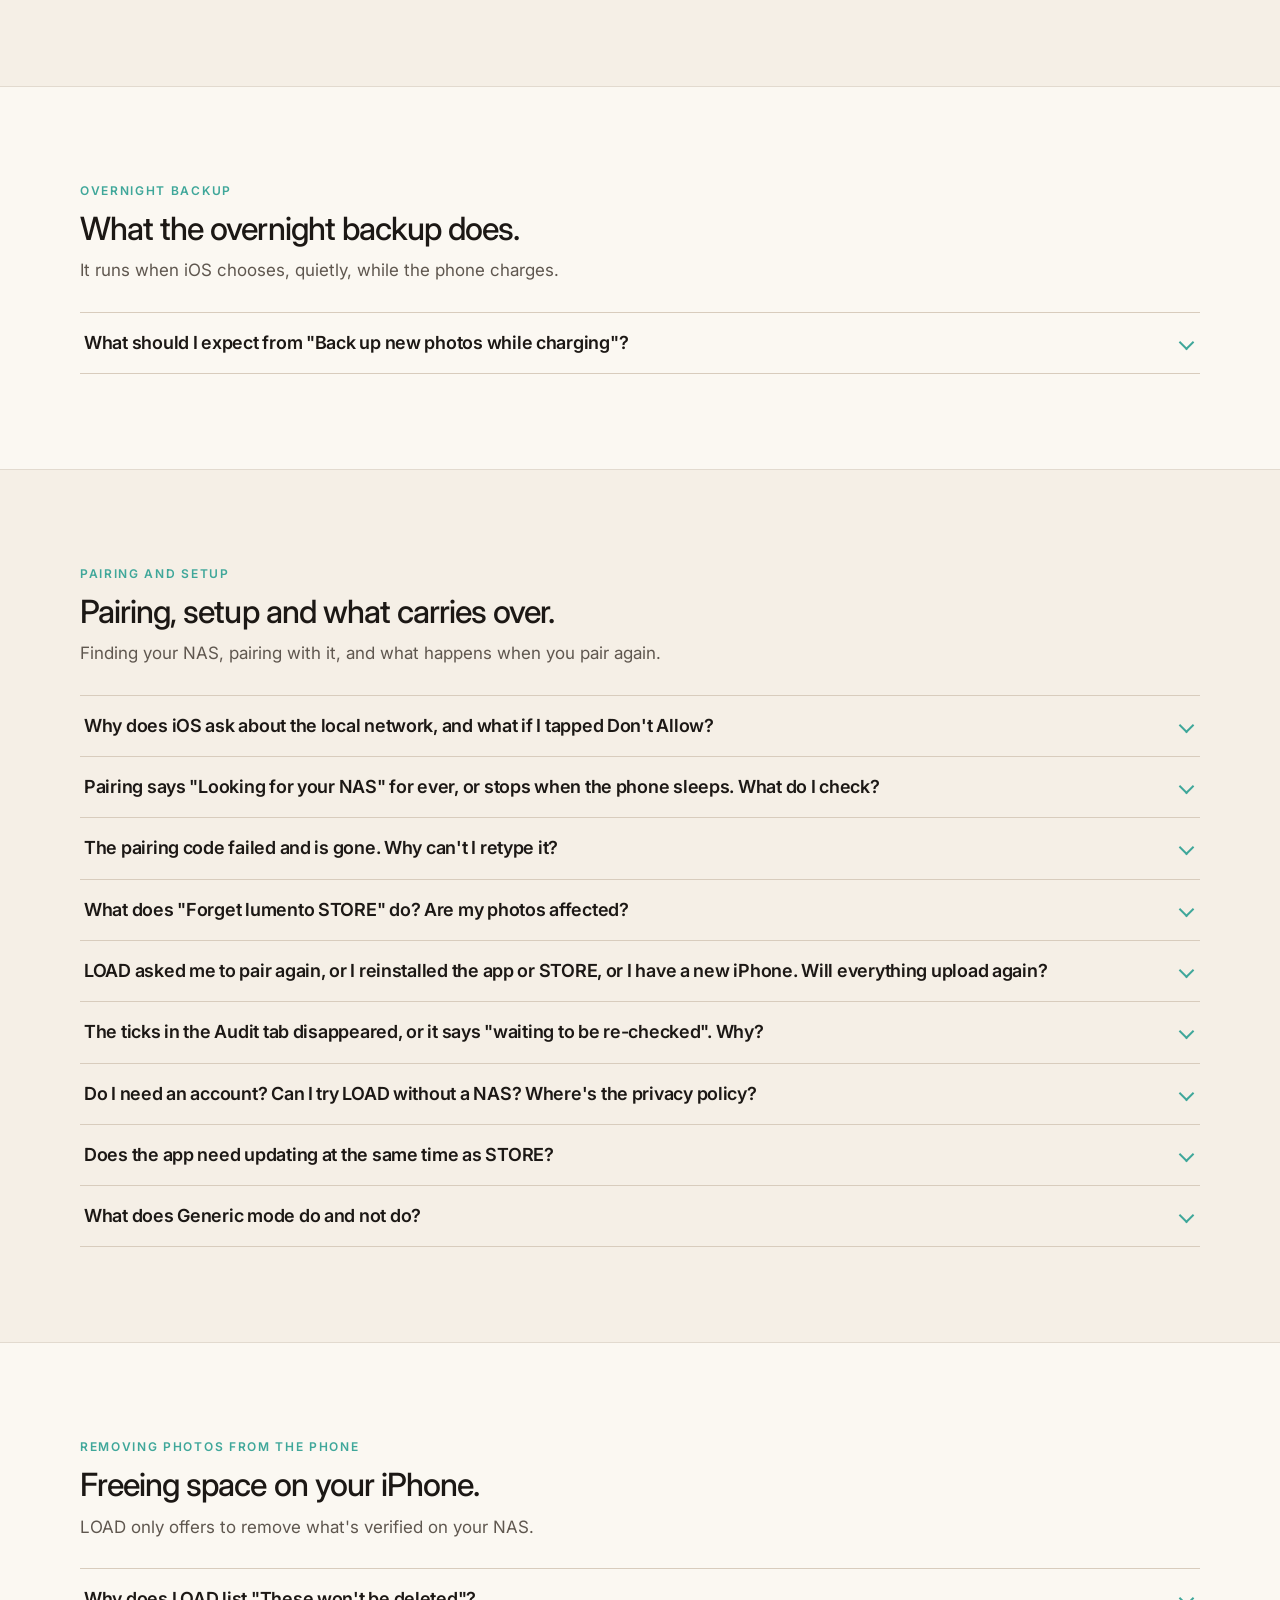
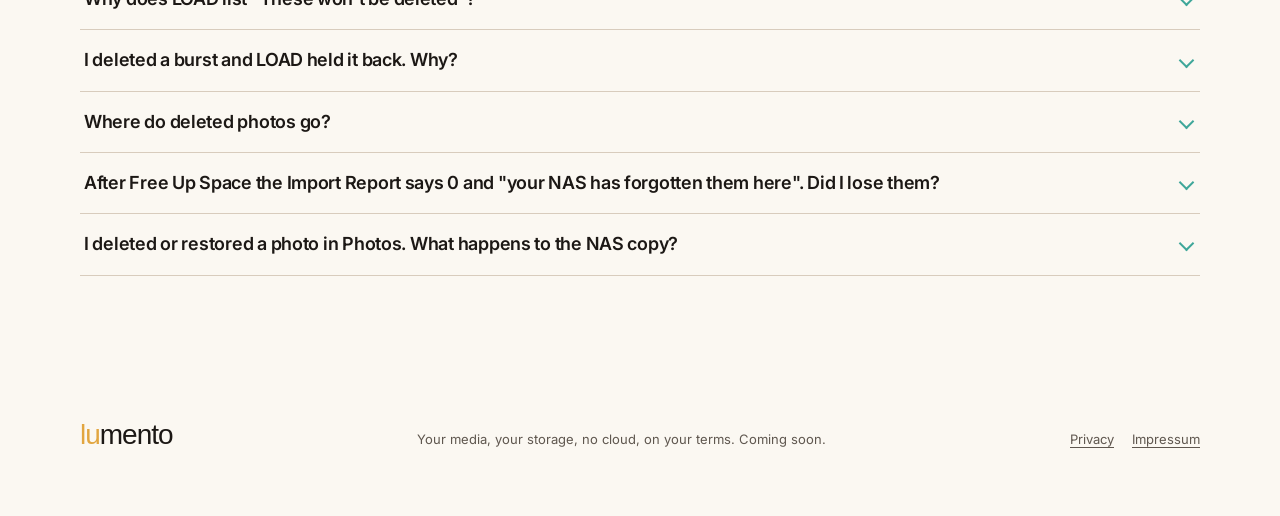
<file: load-faq.html>
<!doctype html>
<html lang="en">
<head>
<meta charset="utf-8">
<meta name="viewport" content="width=device-width,initial-scale=1">
<meta name="description" content="Questions about lumento LOAD: counting photos, names and dates on your NAS, speed, overnight backup, pairing, and removing photos from your phone.">
<title>lumento LOAD — questions</title>
<link rel="preconnect" href="https://fonts.bunny.net">
<link rel="stylesheet" href="https://fonts.bunny.net/css2?family=Inter:wght@400;500;600;700&display=swap">
<link rel="stylesheet" href="styles.css">
</head>
<body>
<header>
  <div class="wrap">
    <nav>
      <a class="brand product-name" href="index.html">
        <span class="lu">lu</span><span class="mento">mento</span>
      </a>
      <a class="link" href="index.html#family">The lumento family</a>
      <a class="link" href="specs.html">Specs</a>
    </nav>
  </div>
</header>

<main>
<section class="wrap p-hero">
  <div class="icon"><img src="assets/lumento-load.svg" alt="lumento LOAD icon"></div>
  <div>
    <a class="crumb" href="load.html">← lumento LOAD</a>
    <h1><span class="product-name product-lockup"><span class="base"><span class="lu">lu</span><span class="mento">mento</span></span><span class="suffix load">LOAD</span></span> questions</h1>
    <p class="lede">What you see on your NAS and in the app, in plain words.</p>
  </div>
</section>

<section class="section alt" id="counts">
  <div class="wrap faq">
    <div class="faq-head">
      <div class="kicker">Counting your photos</div>
      <h2>Why the numbers don't match.</h2>
      <p>Photos and your NAS count different things, and LOAD keeps every file.</p>
    </div>
      <details id="more-files">
        <summary>My album had 7 photos in it and on my NAS, I see 39.  Is something wrong?</summary>
        <div class="answer">
      <p>No.  Nothing was duplicated and nothing was invented.  The iPhone <em>shows</em> some things as one picture that are genuinely several files, and your NAS has no way to show them stacked.  It lists the files themselves.  These are the usual ones:</p>
      <ul>
        <li><strong>A burst.</strong>  Photos shows one stack.  Behind it is every frame the camera took, often dozens of separate pictures.  LOAD sends all of them, so you can pick a better frame later.</li>
        <li><strong>A Live Photo.</strong>  Photos shows one picture that moves when you press it.  It's a still and a short video clip: two files with the same name and different endings, like <code>.HEIC</code> and <code>.MOV</code>.</li>
        <li><strong>An edited photo.</strong>  Photos shows the edited version.  The original is still on the phone underneath, so LOAD sends both: the original, and the edited picture beside it.  An edited Live Photo is all four: original still and clip, edited still and clip.  The editable recipe for an edit stays in Photos and isn't archived.</li>
        <li><strong>A photo taken as RAW and JPEG.</strong>  Photos shows one picture.  It's a pair: the small JPEG and the large RAW file, which are two files.</li>
      </ul>
      <p>So an album of seven things can be a burst of a couple of dozen frames, a few Live Photos and an edit or two, and arrive as dozens of files.  The count on the NAS is the number of files, and the count in the album is the number of things Photos chooses to show you.  Neither is wrong: they count different things.</p>
      <p>If you edit a photo after it's loaded, the next Load or the next overnight backup sends just the edit.  The original is already there.</p>
      <p>Fewer files than your whole library is normal too.  Photos you've hidden are never read or loaded.  Only the phone's own library is loaded, so shared albums and photos synced from a computer aren't.  Load Album lists only albums you made yourself (no Favorites, Screenshots, Recents or shared albums), and the number beside an album is what a Load of it would send, with every burst frame counted.  Audio and other items that aren't photos or videos are left out, and the finish screen says how many.</p>
      <p>In the app, "N of M verified" counts what's verified on your NAS against what the Load covers.</p>
      
        </div>
      </details>
      <details id="finish-lines">
        <summary>What do the lines on the finish screen mean?</summary>
        <div class="answer">
      <p>Each line is a count plus what to do.  The lines are "never reached your NAS", "only partly reached", "not confirmed", "weren't offered by Photos" and "weren't photos or videos".</p>
      <ul>
        <li><strong>Never reached your NAS.</strong>  Those photos weren't received.  See the Import Report and run another Load.</li>
        <li><strong>Only partly reached.</strong>  Some parts of the photo arrived, for example the still but not the clip.  It isn't counted as archived until every part is verified.</li>
        <li><strong>Not confirmed by your NAS.</strong>  The NAS hadn't confirmed them when the Load ended.  The next Load checks again.</li>
        <li><strong>Weren't offered by Photos during this Load.</strong>  Photos didn't hand them over this time, and the overnight backup tries again.</li>
        <li><strong>Weren't photos or videos.</strong>  Audio and other items LOAD leaves alone.  It's a note, not a problem.</li>
      </ul>
      
        </div>
      </details>
      <details id="identical">
        <summary>What does "identical to another item in your library" or "already on your NAS from before" mean?</summary>
        <div class="answer">
      <p><strong>Identical to another item:</strong> two items in your library are byte for byte the same file, so only one copy was written to your NAS and both count as verified (shown with a blue tick).</p>
      <p><strong>Already on your NAS from before:</strong> the NAS already held that file, from an earlier Load or another phone, so nothing was written this time.  The NAS never re-checks it; it recognises the file by the fingerprint it recorded when the file first arrived.</p>
        </div>
      </details>
  </div>
</section>

<section class="section" id="loaded">
  <div class="wrap faq">
    <div class="faq-head">
      <div class="kicker">What gets loaded</div>
      <h2>What LOAD sends and what it leaves out.</h2>
      <p>LOAD sends what Photos gives it, as it is.</p>
    </div>
      <details id="capture-modes">
        <summary>Does LOAD handle slo-mo, Cinematic, Portrait or ProRAW photos?</summary>
        <div class="answer">
      <p>Yes.  LOAD doesn't treat any capture mode specially: it sends the files Photos gives it, with their own file types, and puts them in your archive unchanged.  Photos, videos and Live Photos are loaded; audio items aren't.  If a photo has parts LOAD can't archive, the finish screen says so.</p>
      
        </div>
      </details>
      <details id="icloud-only">
        <summary>How do photos that only live in iCloud change a Load?</summary>
        <div class="answer">
      <p>LOAD is fastest when your photos are stored on the iPhone.  If some originals are only in iCloud, a banner before the Load tells you how many ("N of M aren't on this iPhone yet") and that they'll be fetched from iCloud over Wi-Fi first.  The Load still works; it's slower.  The banner shows when ten or more are missing, and you can dismiss it.</p>
      
        </div>
      </details>
      <details id="limited-access">
        <summary>LOAD says it only sees some photos.  Why does it need full access?</summary>
        <div class="answer">
      <p>"Load All" has to mean all.  If you've allowed only selected photos, LOAD won't start and tells you to go to Settings &gt; lumento LOAD &gt; Photos and choose All Photos.  The same goes for Load Album and for the overnight backup.  If access is off completely, LOAD asks you to allow it.</p>
        </div>
      </details>
  </div>
</section>

<section class="section alt" id="names">
  <div class="wrap faq">
    <div class="faq-head">
      <div class="kicker">Names and dates on the NAS</div>
      <h2>How LOAD names and dates your files.</h2>
      <p>A name is written once and never changes.</p>
    </div>
      <details id="names-dates">
        <summary>Why does a file have an "e" in its name, why is a video's date different from Photos, and why didn't the name change when I changed the date in Photos?</summary>
        <div class="answer">
      <p>LOAD names files from the date stored inside the file, not from Photos' date.  An "e" right after the time means no date could be read from the file, so the name uses Photos' creation date as an estimate.  That happens for things like screenshots saved as PNG, videos with no date or a UTC-only date, and files with no date at all.  Most photos, and iPhone videos, are read from inside the file and get no "e".  A video's date comes from its own clock and keeps its own time zone; a video that states no time zone is read in the phone's current time zone.</p>
      <p>If you use Adjust Date &amp; Time in Photos, Photos changes its own date but not the file.  The NAS name keeps the original date, whether you changed it before or after the Load, and a name never changes once it's written.  (A file with no readable date inside falls back to Photos' date, adjusted if you changed it before loading.)  If your STORE admin chose the "original filename" style, names keep the camera's name and never carry an "e".</p>
      
        </div>
      </details>
      <details id="capital-twins">
        <summary>Two files differ only by capitals (IMG_1597.HEIC and IMG_1597 (2).heic).  Is something wrong?</summary>
        <div class="answer">
      <p>No.  When a file's name would match an existing one apart from capital letters, STORE counts the name as taken, because many NAS shares ignore capitals.  The second file gets " (2)" (then " (3)"), so you'll see <code>IMG_1597.HEIC</code> and <code>IMG_1597 (2).heic</code>.  This is typical for an edited photo in "original filename" style.  Files already in your archive aren't renamed.  A file with identical bytes is recognised and not written twice.</p>
      
        </div>
      </details>
      <details id="two-phones">
        <summary>Two phones into one NAS, or one phone into two destinations: is anything copied twice?</summary>
        <div class="answer">
      <p>No.  The NAS recognises a photo by its content across the whole archive, not per phone or per folder.  A second phone, or a second destination, gets "already archived" and nothing new is written.  In the app that shows as a blue tick, and the report says "Already archived from an earlier session (duplicate content, nothing written this time)".  Each phone is its own device, so each can carry its own name on files.</p>
      
        </div>
      </details>
      <details id="loading-into">
        <summary>The Load screen says "Loading into X instead".  Where did my photos go?</summary>
        <div class="answer">
      <p>Into folder X, which is what the NAS used.  The folder you picked went away or the NAS didn't accept it, so the NAS put the photos in X instead.  The screen doesn't say why; check STORE's admin page, Destinations.  Before a Load, if your remembered folder has vanished, the screen says the folder isn't there any more and asks you to choose where the photos should go.</p>
        </div>
      </details>
  </div>
</section>

<section class="section" id="speed">
  <div class="wrap faq">
    <div class="faq-head">
      <div class="kicker">Speed and progress</div>
      <h2>What to expect while a Load runs.</h2>
      <p>How fast a Load is, and what the screen is telling you.</p>
    </div>
      <details id="locked-phone">
        <summary>What can I expect when I start a Load and lock my phone?</summary>
        <div class="answer">
      <p>Plug the phone in before you lock it.  Uploads already handed to iOS keep going with the screen off, and while charging iOS wakes LOAD in the background to prepare more, so a plugged-in Load finishes on its own.  On battery, a locked phone can crawl: iOS gives background work low priority, and LOAD prepares fewer photos at once.  For the fastest Load, keep LOAD open; it keeps the screen awake while it's on screen.</p>
      <p>If you see a "Task failed" banner on the Lock Screen, that's iOS's own banner, not a message from LOAD.</p>
      <p>A Load that makes no progress at all for 48 hours stops by itself (the clock restarts every time a photo lands, so a long Load isn't cut off), and says what's safe: everything already verified stays on your NAS.  Start a new Load to continue.</p>
      
        </div>
      </details>
      <details id="how-fast">
        <summary>How fast should a Load be, and how do I tell it's working and not stuck?</summary>
        <div class="answer">
      <p>Speed depends on your Wi-Fi, router, NAS and phone, and it changes with the phone's temperature and whether LOAD is open: LOAD sends more files at once when it's open and cool and fewer when the phone is warm or LOAD is in the background.</p>
      <p>Two dials show "Processing" (reading from Photos) and "Transmitting" (sending), each in MB/s.  A dash means that part hasn't reported yet; "0.0" means it has stalled for the moment.  A very large video can hold the numbers still while the NAS verifies the last file ("Finishing up…", which can take a few minutes for very large videos).</p>
      <p>After 30 seconds of no touching, LOAD fades its own screen so it isn't bright in your pocket.  The phone's real brightness doesn't change and the Load carries on.</p>
      <p>If nothing has moved for a while, a banner says "Nothing has moved for N minutes" and why.  If the Load will take over 12 hours at the current speed, LOAD asks once whether to keep going (see <a href="#crashes">crashes, forced quits and cancellations</a>).</p>
      
        </div>
      </details>
      <details id="second-load">
        <summary>Why was my second Load so quick, and why is the first Load after pairing again slow?</summary>
        <div class="answer">
      <p>Before sending anything, LOAD asks the NAS what it already has, and skips those photos by their fingerprint.  A second Load straight after the first sends nothing new.  After you pair again, LOAD clears its own history of what was sent (so it doesn't assume anything), checks every photo against your NAS once, and only sends what's missing.</p>
      
        </div>
      </details>
      <details id="fully-prepared">
        <summary>What does "Fully prepared" mean?  Is it done?</summary>
        <div class="answer">
      <p>No.  It means LOAD has finished preparing every photo and everything left is uploading and being verified.  The line under it says "Uploads continue in the background — plugged in, they finish on their own."  The Load is done when the finish screen appears.</p>
      
        </div>
      </details>
      <details id="unsaved">
        <summary>What's "received, unsaved" under the progress bar?</summary>
        <div class="answer">
      <p>Bytes your NAS has received but not yet written and checked.  The bar shows them as a lighter fill; they only count as done once they're verified.</p>
        </div>
      </details>
  </div>
</section>

<section class="section alt" id="wrong">
  <div class="wrap faq">
    <div class="faq-head">
      <div class="kicker">When something goes wrong</div>
      <h2>If a Load stops or stalls.</h2>
      <p>Nothing that's already verified on your NAS is lost.</p>
    </div>
      <details id="crashes">
        <summary>How does LOAD recover or deal with crashes, forced quits and cancellations?</summary>
        <div class="answer">
      <p>Nothing that's already verified on your NAS is lost, whatever stops LOAD.</p>
      <ul>
        <li><strong>A crash, a force-quit, or iOS closing the app:</strong> open LOAD and it picks the unfinished Load back up by itself, then sends only what's still missing.  If iOS closed it, iOS can also wake LOAD in the background to carry on without you opening it.  If it stopped in its first moments, while it was still listing your photos, there's nothing to pick up: start the Load again.</li>
        <li><strong>Unplugging or Control Center:</strong> neither stops a Load.  Unplugged, LOAD just prepares fewer photos at once.</li>
        <li><strong>Cancel This Load:</strong> LOAD asks first: "Nothing already uploaded is affected.  Anything that hasn't been sent yet just won't be sent by this Load."  If you confirm, that Load ends for good: LOAD tells your NAS, stops the uploads still under way and clears its temporary files.  Nothing is deleted from your NAS or your phone, and your next Load skips what's already archived.</li>
        <li><strong>A very slow Load:</strong> if more than 12 hours are left at the current speed, LOAD asks once whether to keep going.  "Keep Going" changes nothing, and it won't ask again for that Load.  "Stop" ends the Load early and shows its report; what's landed stays, and a new Load sends the rest after preparing those files again.</li>
      </ul>
      
        </div>
      </details>
      <details id="nas-full">
        <summary>The NAS "doesn't have room" and LOAD is waiting.  Did I lose anything?</summary>
        <div class="answer">
      <p>No.  The banner says "lumento LOAD is waiting": everything verified so far stays on your NAS, and when space is freed on the NAS the Load continues on its own.  If you leave the app, you also get a notification after 10 minutes.  Free some space on the NAS (STORE's System section shows the free space and says phones are waiting for space).</p>
      
        </div>
      </details>
      <details id="nas-unreachable">
        <summary>The NAS is asleep or unreachable, or the screen says "stuck on its next step".  What do I do?</summary>
        <div class="answer">
      <p>Nothing is lost.  If LOAD can't reach the NAS it keeps trying; after 30 minutes with nothing moving, a banner says "Nothing has moved for ..." and "Paused — can't reach your NAS.  Retrying."  Wake or reconnect the NAS and it continues.</p>
      <p>"lumento LOAD is stuck on its next step" appears when planning makes no progress for a while.  It says what's verified stays on the NAS, uploads already under way carry on, and it keeps trying on its own.  A Load can be stopped and started again any time; a new Load picks up where the last one left off.</p>
      
        </div>
      </details>
      <details id="notifications">
        <summary>What do the notifications mean ("is waiting", "is still going", "NAS is still verifying", "Import complete")?</summary>
        <div class="answer">
      <p>A Load you start sends at most two notifications to the Lock Screen: one live status and one result.</p>
      <ul>
        <li><strong>Still going:</strong> "N of M files · X of Y", with a note if it's stalling, can't reach the NAS, or will retry.  It's sent only while the app is in the background.</li>
        <li><strong>Is waiting:</strong> gives the reason (NAS full, nothing moving).</li>
        <li><strong>On a slow connection / going to take a while:</strong> the same as the <a href="#crashes">slow-Load question</a>.</li>
        <li><strong>Import complete:</strong> how many items were archived and how many were already there.</li>
        <li><strong>Your NAS is still verifying:</strong> everything reached the NAS and it's still checking.</li>
        <li><strong>Needs your attention:</strong> open LOAD to see what happened.</li>
      </ul>
      <p>Overnight backups send these silently.</p>
      
        </div>
      </details>
      <details id="phone-full">
        <summary>My phone is nearly full.  Is a Load OK, and does it need double my library's size?</summary>
        <div class="answer">
      <p>It doesn't need double.  LOAD keeps only a limited number of prepared files on the phone at a time, and gives each back as soon as it's verified.  Big videos that wouldn't fit are sent in pieces.</p>
      <p>If space looks tight before a Load starts, a banner says so ("This Load may pause if this iPhone runs low on space").  If preparing the next photo would leave less than 500 MB free, LOAD pauses ("Not enough space to continue"), loses nothing, and carries on when there's room.  It can offer to remove photos that are already verified on the NAS to free space.</p>
        </div>
      </details>
  </div>
</section>

<section class="section" id="overnight">
  <div class="wrap faq">
    <div class="faq-head">
      <div class="kicker">Overnight backup</div>
      <h2>What the overnight backup does.</h2>
      <p>It runs when iOS chooses, quietly, while the phone charges.</p>
    </div>
      <details id="overnight-backup">
        <summary>What should I expect from "Back up new photos while charging"?</summary>
        <div class="answer">
      <p>Do one Load first; the switch only backs up from that point on.  After that, when the switch is on, the phone is charging, LOAD is in the background and you've allowed full photo access, iOS runs the backup when it chooses (usually overnight).  There's no fixed time, and Background App Refresh isn't needed.  iOS can also decide not to run it for days.</p>
      <p>It sends new photos since your last check, plus photos you've edited, within what you loaded last (your whole library or one album).  Photos that failed, were refused or weren't ready are tried again each night.</p>
      <p>It runs quietly: anything it posts arrives without a sound or a banner, so look in Notification Center or under the switch, which says when it last checked ("Last checked ...", then "Backed up N new photos", "Nothing new", or "Couldn't reach your NAS").  If the NAS wasn't reachable it says the backup didn't finish and will try again.</p>
      <p>Pairing again clears its starting point, so the next one checks your whole scope, and it skips what your NAS already has.</p>
        </div>
      </details>
  </div>
</section>

<section class="section alt" id="pairing">
  <div class="wrap faq">
    <div class="faq-head">
      <div class="kicker">Pairing and setup</div>
      <h2>Pairing, setup and what carries over.</h2>
      <p>Finding your NAS, pairing with it, and what happens when you pair again.</p>
    </div>
      <details id="local-network">
        <summary>Why does iOS ask about the local network, and what if I tapped Don't Allow?</summary>
        <div class="answer">
      <p>LOAD needs Local Network access to find your lumento STORE on your Wi-Fi.  If you tapped Don't Allow, LOAD says "Couldn't search this network" with an Open Settings button.  Go to Settings &gt; Privacy &amp; Security &gt; Local Network, switch lumento LOAD on, and make sure the iPhone is on Wi-Fi.</p>
      
        </div>
      </details>
      <details id="pairing-never-finds">
        <summary>Pairing says "Looking for your NAS" for ever, or stops when the phone sleeps.  What do I check?</summary>
        <div class="answer">
      <p>After about 12 seconds with nothing found it shows "Still looking for your lumento STORE…" and a "Not seeing your lumento STORE?" help.  Check that the iPhone and the NAS are on the same Wi-Fi or network, that Local Network is allowed, and that STORE is running.</p>
      <p>Searching stops when the app goes to the background and starts again when you open it, so keep the screen on while pairing.</p>
      
        </div>
      </details>
      <details id="code-failed">
        <summary>The pairing code failed and is gone.  Why can't I retype it?</summary>
        <div class="answer">
      <p>Each code works for one try and for five minutes, so a wrong or mistyped code is used up.  On the NAS, generate a new code; the old one stops working at once.  This is on purpose, so a code can't be guessed.  Pairing only works on your home network.</p>
      
        </div>
      </details>
      <details id="forget-store">
        <summary>What does "Forget lumento STORE" do?  Are my photos affected?</summary>
        <div class="answer">
      <p>No photo is touched, on the phone or on the NAS.  It asks the NAS to remove this phone (waiting up to 8 seconds), then deletes the pairing on the phone and ends any Load in progress.  You'll need a new code to use LOAD again.  If the NAS can't be reached, the phone says "Forgotten on this phone" and tells you to remove this iPhone on STORE's admin page too.</p>
      
        </div>
      </details>
      <details id="pair-again">
        <summary>LOAD asked me to pair again, or I reinstalled the app or STORE, or I have a new iPhone.  Will everything upload again?</summary>
        <div class="answer">
      <p>LOAD will check everything again, but only sends what's missing.  Pairing again clears the phone's own record of what was sent, shows "Storage Has Changed", and asks you to run Load All to re-check against what's on the NAS now.  The NAS recognises photos by their content, so ones it holds are skipped and counted "already archived".  A new iPhone is a new device on the NAS, with the same skip.</p>
      <p>LOAD drops to the pairing screen by itself if the phone has no pairing, the NAS name was forgotten, or the NAS says the phone is no longer paired.  A different certificate doesn't drop it: the status bar says "lumento STORE answered with a different identity" with a "Pair again" button.</p>
      
        </div>
      </details>
      <details id="ticks-vanished">
        <summary>The ticks in the Audit tab disappeared, or it says "waiting to be re-checked".  Why?</summary>
        <div class="answer">
      <p>A tick means the photo is verified on your NAS under the NAS's current archive.  If the NAS got a new archive (STORE reinstalled onto an empty folder, or a restored or wiped NAS), LOAD stops vouching for those photos: "Your NAS has a new archive, so lumento LOAD has stopped vouching for these until it confirms them there.  Your next Load All does that on its own."  A blue tick is a duplicate of another item (one copy written).</p>
      
        </div>
      </details>
      <details id="account-demo">
        <summary>Do I need an account?  Can I try LOAD without a NAS?  Where's the privacy policy?</summary>
        <div class="answer">
      <p>No accounts: you pair with the code shown on your NAS and that's all.  The privacy policy is linked in Settings and on the pairing screens.</p>
      <p>You can try LOAD without a NAS.  When LOAD doesn't find a NAS, the last option is "Don't have a NAS yet? See how lumento LOAD works".  It simulates pairing, Load All and Load Album, the audit and the import report on your phone, it's badged as a demo, and it sends nothing anywhere.</p>
      
        </div>
      </details>
      <details id="versions">
        <summary>Does the app need updating at the same time as STORE?</summary>
        <div class="answer">
      <p>Keep both up to date.  The app doesn't compare versions with STORE and shows no "update needed" message; if STORE is much older and lacks something, you'd see an ordinary error.</p>
      
        </div>
      </details>
      <details id="generic-mode">
        <summary>What does Generic mode do and not do?</summary>
        <div class="answer">
      <p>Generic mode writes to any NAS that serves WebDAV over HTTPS.  Files are named and filed like STORE does it.  LOAD checks each file's size and spot-checks blocks when it arrives, duplicates are found on the phone only, and a dropped upload restarts that file.  It doesn't re-check before you remove a photo.  <a href="webdav-setup.html">Step-by-step: set up your NAS for Generic mode.</a></p>
        </div>
      </details>
  </div>
</section>

<section class="section" id="removing">
  <div class="wrap faq">
    <div class="faq-head">
      <div class="kicker">Removing photos from the phone</div>
      <h2>Freeing space on your iPhone.</h2>
      <p>LOAD only offers to remove what's verified on your NAS.</p>
    </div>
      <details id="wont-be-deleted">
        <summary>Why does LOAD list "These won't be deleted"?</summary>
        <div class="answer">
      <p>LOAD only offers to remove a photo that's verified on your NAS right now.  It lists the ones it won't, with the reason:</p>
      <ul>
        <li>"Not archived yet — run a Load"</li>
        <li>"Edited since it was archived — run a Load"</li>
        <li>"Your iPhone is still processing it"</li>
        <li>"Has a part lumento LOAD can't archive"</li>
        <li>"Has more parts than lumento LOAD archives"</li>
        <li>"Part of a burst that isn't fully archived"</li>
      </ul>
      <p>Hidden photos are left out without being listed.</p>
      
        </div>
      </details>
      <details id="bursts">
        <summary>I deleted a burst and LOAD held it back.  Why?</summary>
        <div class="answer">
      <p>LOAD sends every frame of a burst, but it only offers to remove a burst when every frame is verified on your NAS.  If any frame isn't, the whole burst is set aside with "Part of a burst that isn't fully archived".  Run a Load and try again.  The count in LOAD's list includes every frame, but iOS's own confirmation counts the burst once, so the two numbers can differ.</p>
      
        </div>
      </details>
      <details id="recently-deleted">
        <summary>Where do deleted photos go?</summary>
        <div class="answer">
      <p>To Recently Deleted on the iPhone, where iOS keeps them for 30 days.  After that, your NAS holds the only copy.  LOAD says so before and after: "moved to Recently Deleted on this iPhone.  Once Recently Deleted empties, your NAS holds the only copy."  For an edited photo the archive holds the edited picture and the original; the editable recipe stays only in Photos and goes with this copy.</p>
      
        </div>
      </details>
      <details id="report-zero">
        <summary>After Free Up Space the Import Report says 0 and "your NAS has forgotten them here".  Did I lose them?</summary>
        <div class="answer">
      <p>No.  The report line is "N photos from this Load are no longer on this iPhone, so your NAS has forgotten them here.  Their files are still in your archive."  It means the phone no longer holds them; the files stay on your NAS.  The same line appears when photos leave the phone any other way.  The NAS forgets only its bookkeeping, never the files.</p>
      
        </div>
      </details>
      <details id="deleted-restored">
        <summary>I deleted or restored a photo in Photos.  What happens to the NAS copy?</summary>
        <div class="answer">
      <p>Deleting in Photos never touches the NAS files.  The phone tells the NAS it no longer has that photo, and the NAS stops treating it as "already archived" from this phone.  If you restore the photo, the next Load sends it again as a photo the phone holds; because the bytes at the same name are identical, the NAS adopts them rather than storing a second copy.</p>
        </div>
      </details>
  </div>
</section>

</main>

<footer>
  <div class="wrap foot">
    <div class="footer-brand">
      <div class="brand product-name">
        <span class="lu">lu</span><span class="mento">mento</span>
      </div>
    </div>
    <div>Your media, your storage, no cloud, on your terms. Coming soon.</div>
    <div class="foot-links"><a href="privacy.html">Privacy</a><a href="impressum.html">Impressum</a></div>
  </div>
</footer>
<script>
(function(){function o(){var e=location.hash&&document.getElementById(location.hash.slice(1));if(e&&e.tagName==="DETAILS"){e.open=true;e.scrollIntoView()}}addEventListener("hashchange",o);o()})();
</script>
</body>
</html>
</file>
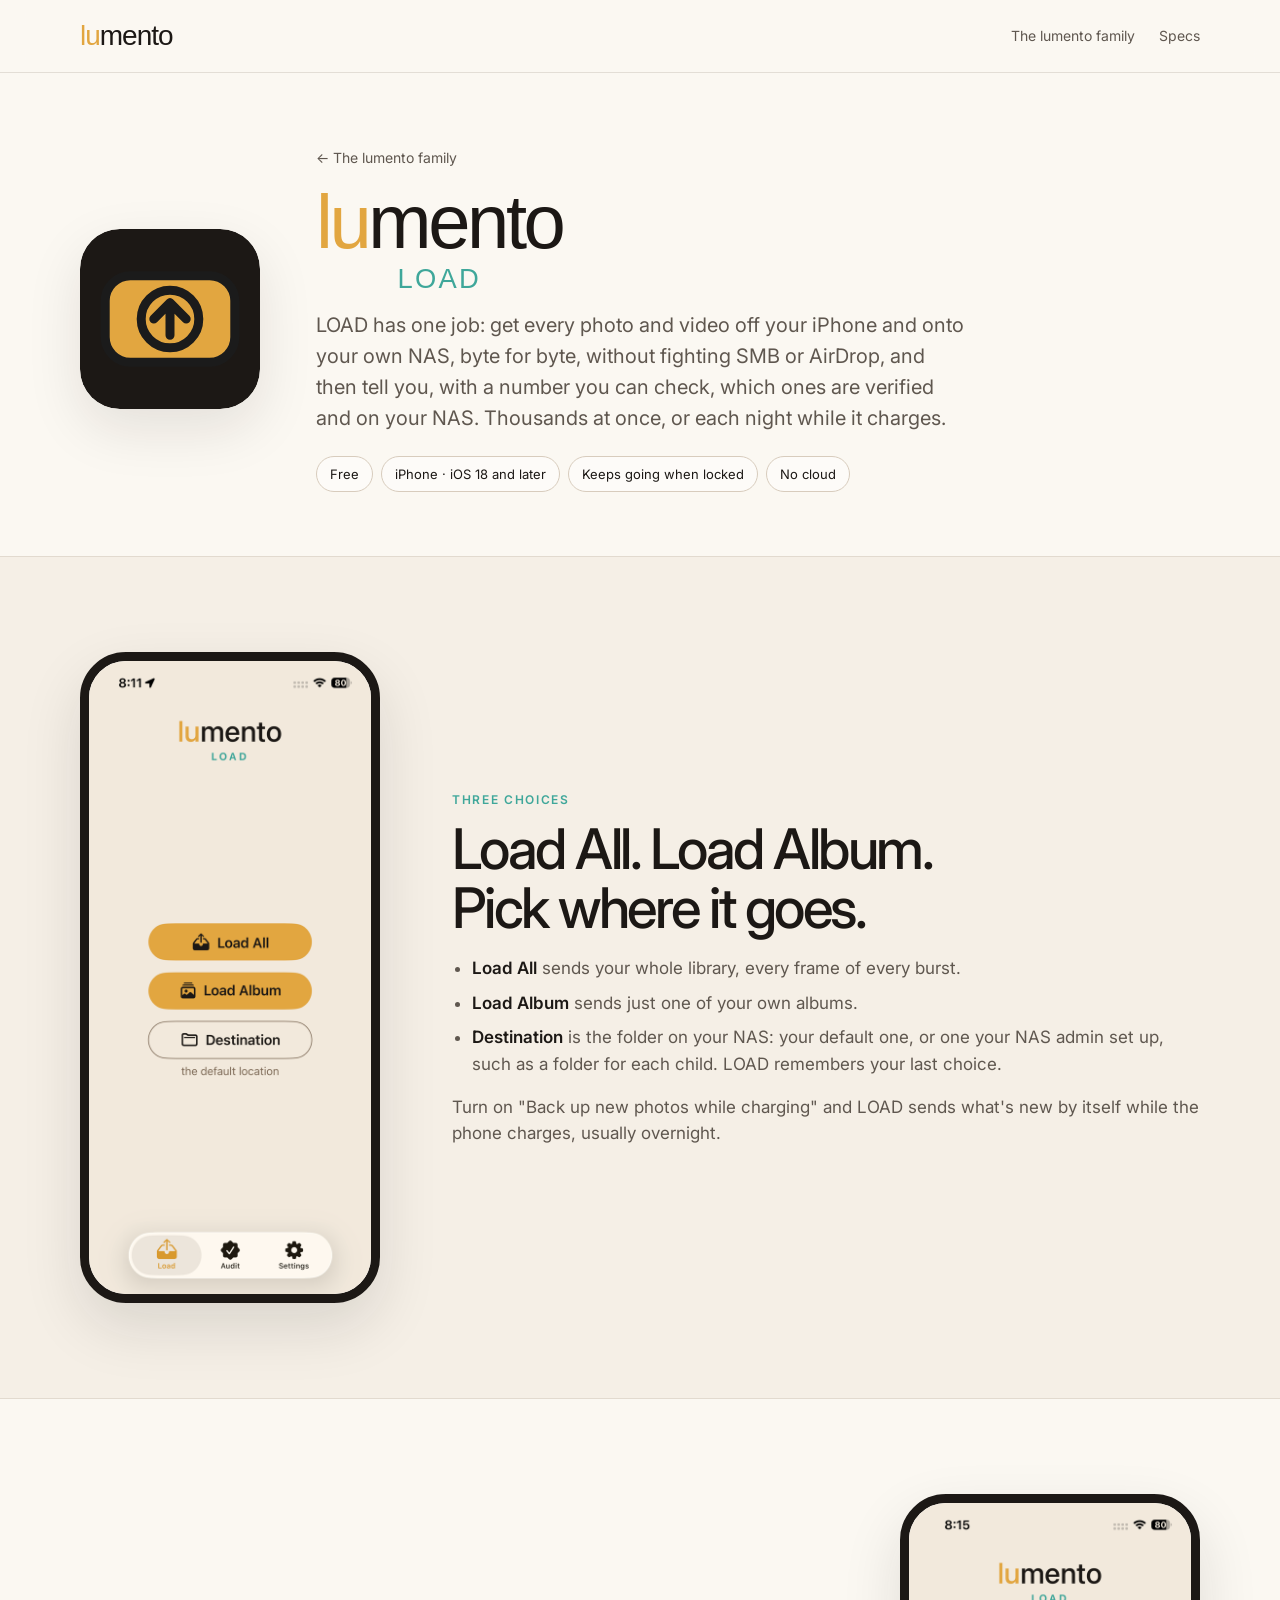
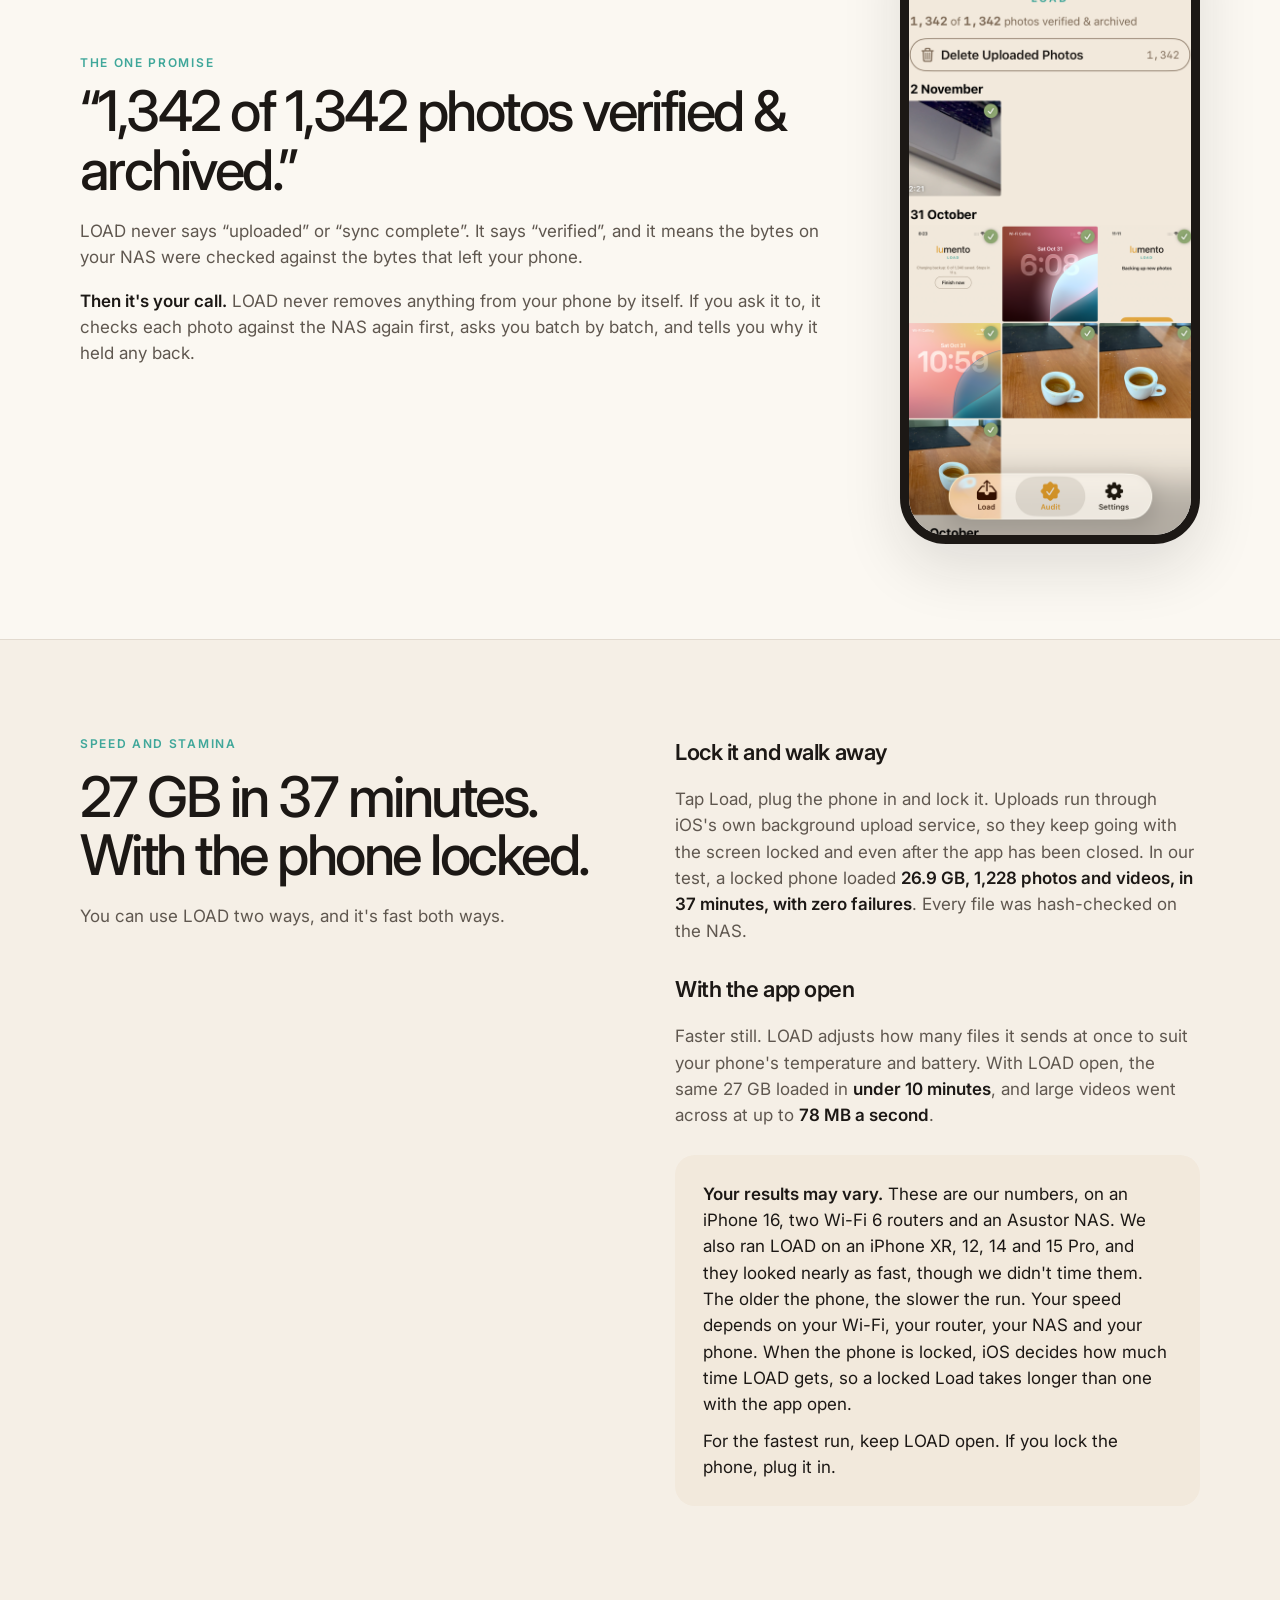
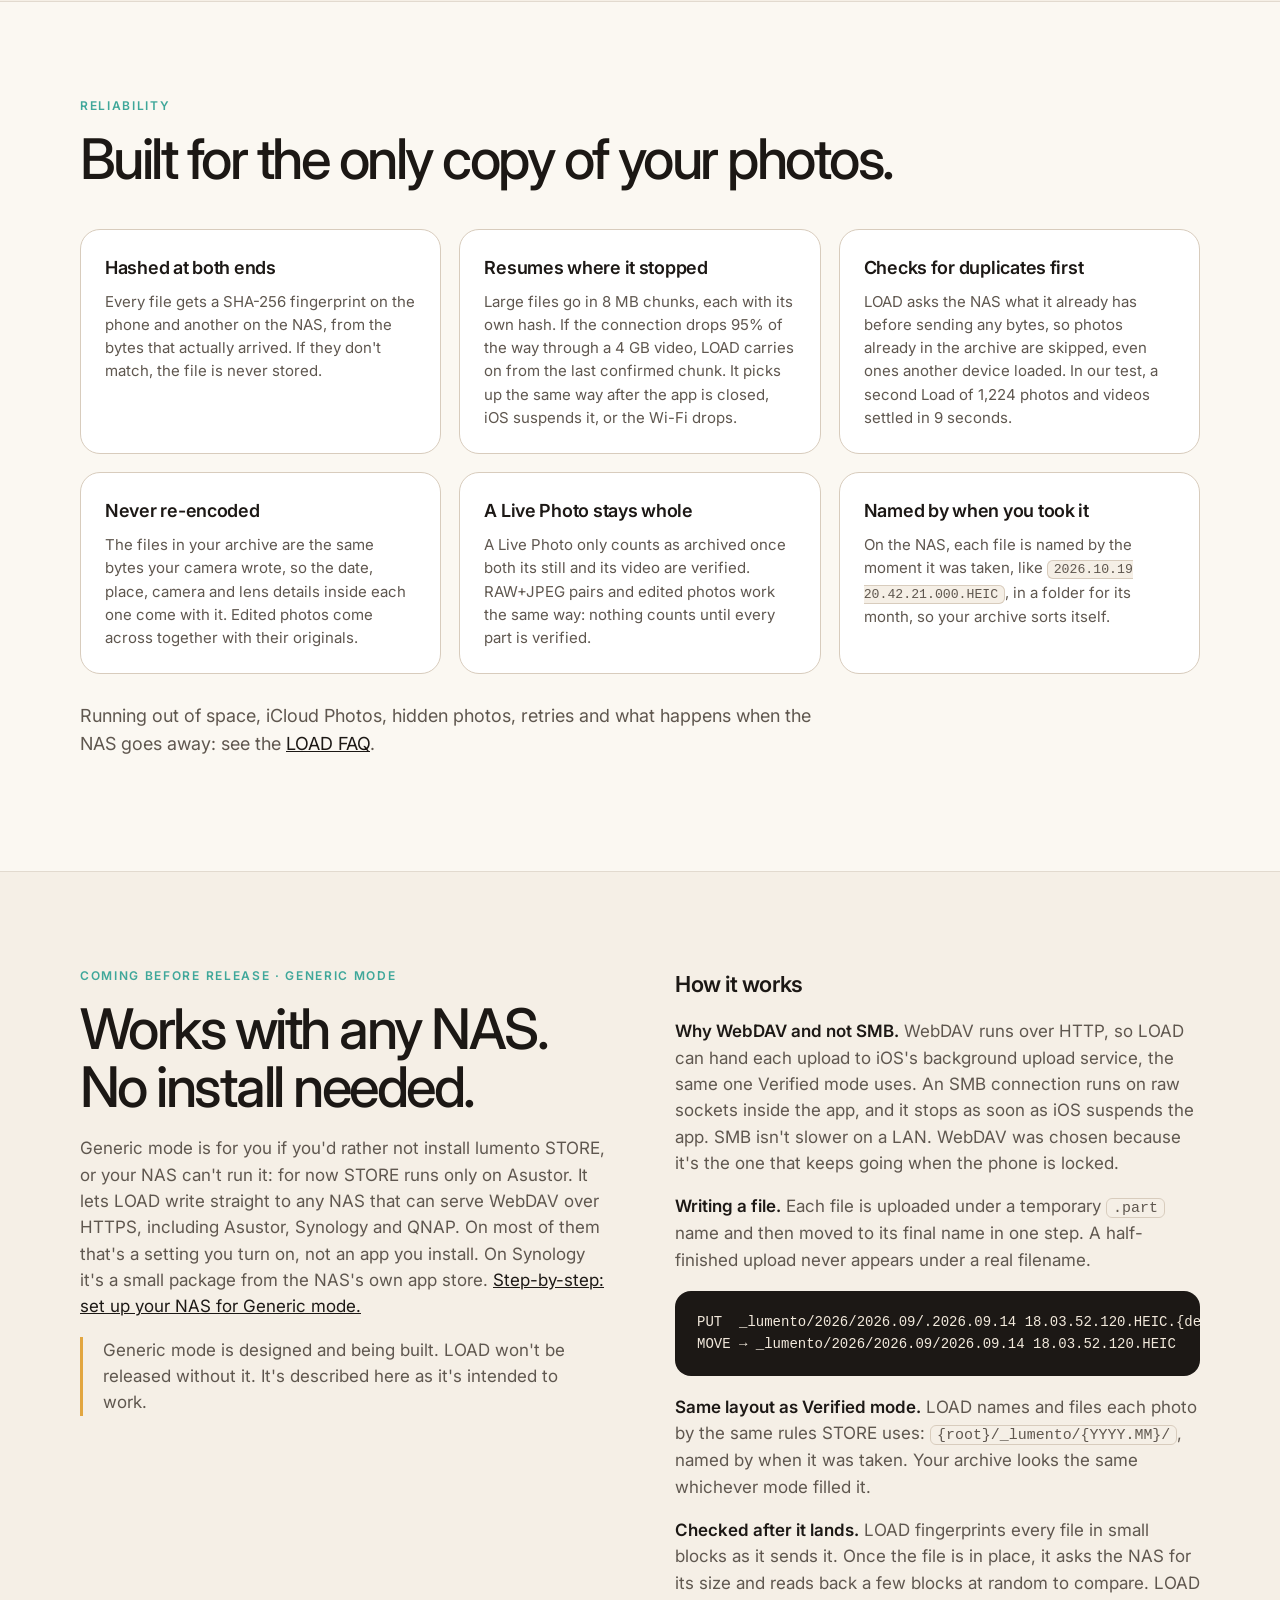
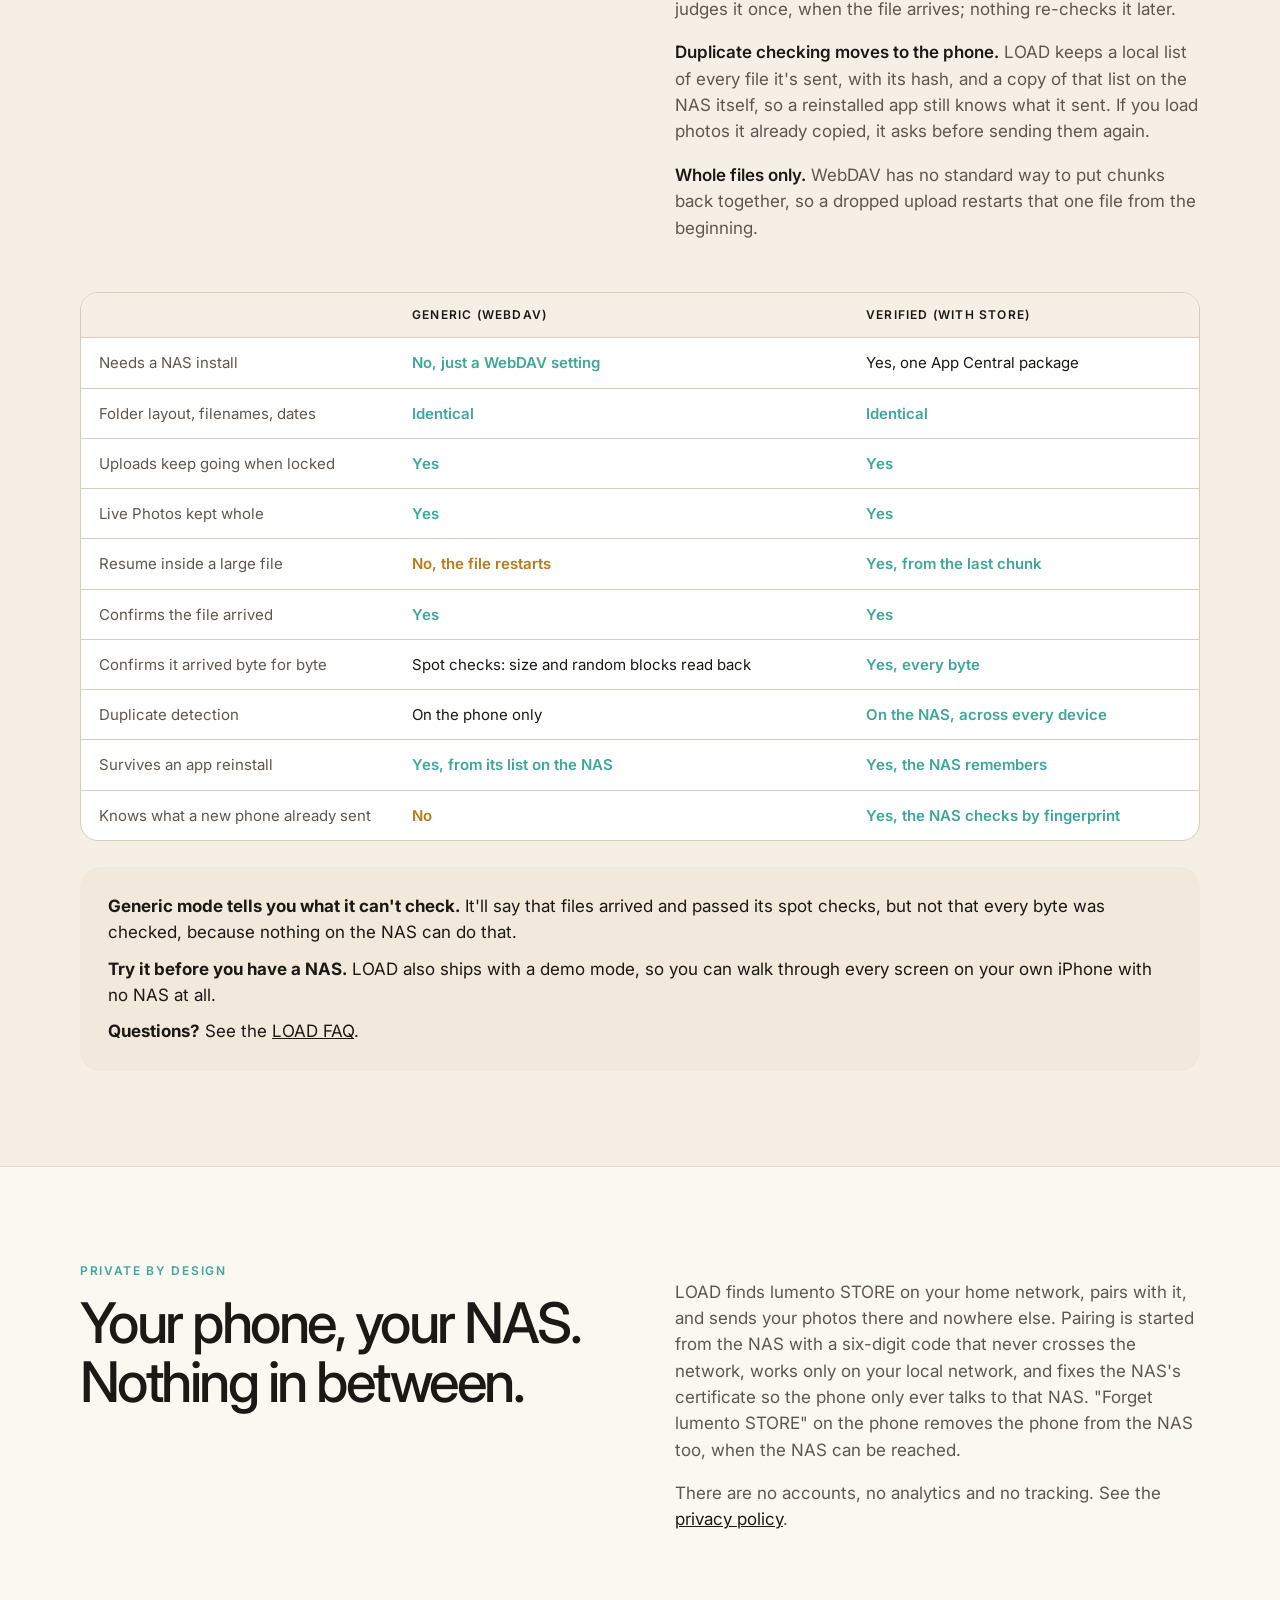
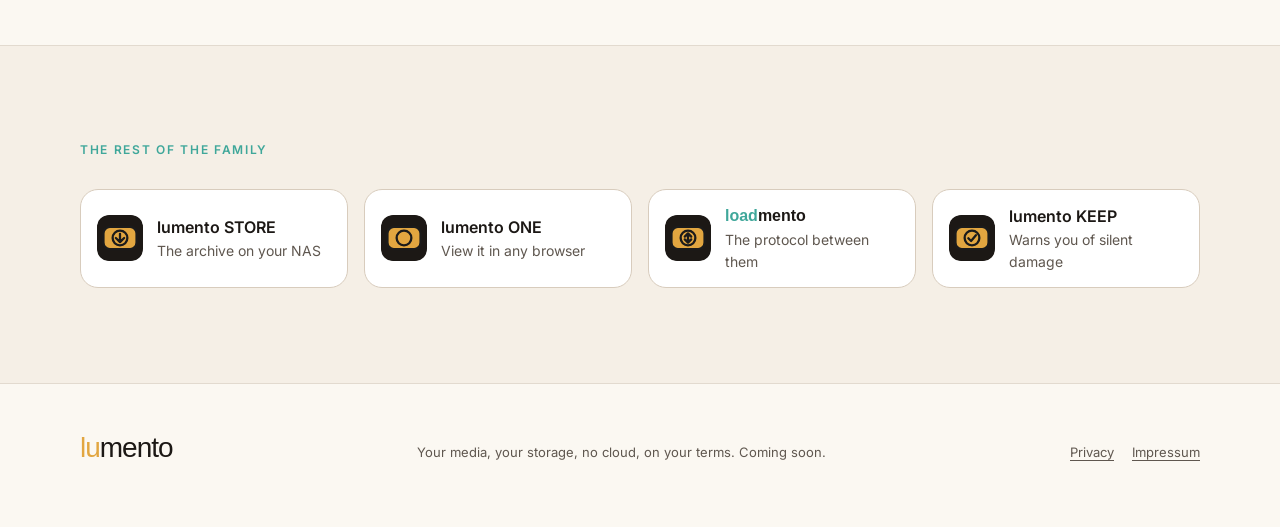
<file: load.html>
<!doctype html>
<html lang="en">
<head>
<meta charset="utf-8">
<meta name="viewport" content="width=device-width,initial-scale=1">
<meta name="description" content="lumento LOAD — loads your iPhone's photos and videos onto your own NAS, checks every byte arrived, and tells you which ones are verified on your NAS. Coming soon.">
<title>lumento LOAD — coming soon</title>
<link rel="preconnect" href="https://fonts.bunny.net">
<link rel="stylesheet" href="https://fonts.bunny.net/css2?family=Inter:wght@400;500;600;700&display=swap">
<link rel="stylesheet" href="styles.css">
</head>
<body>
<header>
  <div class="wrap">
    <nav>
      <a class="brand product-name" href="index.html">
        <span class="lu">lu</span><span class="mento">mento</span>
      </a>
      <a class="link" href="index.html#family">The lumento family</a>
      <a class="link" href="specs.html">Specs</a>
    </nav>
  </div>
</header>

<main>
<section class="wrap p-hero">
  <div class="icon"><img src="assets/lumento-load.svg" alt="lumento LOAD icon"></div>
  <div>
    <a class="crumb" href="index.html#family">← The lumento family</a>
    <h1><span class="product-name product-lockup"><span class="base"><span class="lu">lu</span><span class="mento">mento</span></span><span class="suffix load">LOAD</span></span></h1>
    <p class="lede">LOAD has one job: get every photo and video off your iPhone and onto your own NAS, byte for byte, without fighting SMB or AirDrop, and then tell you, with a number you can check, which ones are verified and on your NAS.  Thousands at once, or each night while it charges.</p>
    <div class="tags"><span class="pill">Free</span><span class="pill">iPhone · iOS 18 and later</span><span class="pill">Keeps going when locked</span><span class="pill">No cloud</span></div>
  </div>
</section>

<section class="section alt" id="three-choices">
  <div class="wrap showcase with-phone">
    <figure class="shot phone">
      <div class="frame">
        <img src="assets/shots/load-start.png" width="600" height="1300" alt="LOAD's start screen with Load All, Load Album and Destination" loading="lazy">
      </div>
    </figure>
    <div>
      <div class="kicker">Three choices</div>
      <h2>Load All. Load Album.<br>Pick where it goes.</h2>
      <ul>
        <li><strong>Load All</strong> sends your whole library, every frame of every burst.</li>
        <li><strong>Load Album</strong> sends just one of your own albums.</li>
        <li><strong>Destination</strong> is the folder on your NAS: your default one, or one your NAS admin set up, such as a folder for each child.  LOAD remembers your last choice.</li>
      </ul>
      <p>Turn on "Back up new photos while charging" and LOAD sends what's new by itself while the phone charges, usually overnight.</p>
    </div>
  </div>
</section>

<section class="section" id="verified">
  <div class="wrap showcase flip with-phone">
    <figure class="shot phone">
      <div class="frame">
        <img src="assets/shots/load-verified.png" width="600" height="1300" alt="LOAD's Audit screen: 1,342 of 1,342 photos verified and archived, a Delete Uploaded Photos button, and a grid of photos each with a green tick" loading="lazy">
      </div>
    </figure>
    <div>
      <div class="kicker">The one promise</div>
      <h2>&ldquo;1,342 of 1,342 photos verified &amp; archived.&rdquo;</h2>
      <p>LOAD never says &ldquo;uploaded&rdquo; or &ldquo;sync complete&rdquo;.  It says &ldquo;verified&rdquo;, and it means the bytes on your NAS were checked against the bytes that left your phone.</p>
      <p><strong>Then it's your call.</strong>  LOAD never removes anything from your phone by itself.  If you ask it to, it checks each photo against the NAS again first, asks you batch by batch, and tells you why it held any back.</p>
    </div>
  </div>
</section>

<section class="section alt">
  <div class="wrap split">
    <div>
      <div class="kicker">Speed and stamina</div>
      <h2>27&nbsp;GB in 37 minutes.<br>With the phone locked.</h2>
      <p>You can use LOAD two ways, and it's fast both ways.</p>
    </div>
    <div>
      <h3>Lock it and walk away</h3>
      <p>Tap Load, plug the phone in and lock it.  Uploads run through iOS's own background upload service, so they keep going with the screen locked and even after the app has been closed.  In our test, a locked phone loaded <strong>26.9&nbsp;GB, 1,228 photos and videos, in 37 minutes, with zero failures</strong>.  Every file was hash-checked on the NAS.</p>
      <h3>With the app open</h3>
      <p>Faster still.  LOAD adjusts how many files it sends at once to suit your phone's temperature and battery.  With LOAD open, the same 27&nbsp;GB loaded in <strong>under 10 minutes</strong>, and large videos went across at up to <strong>78&nbsp;MB a second</strong>.</p>
      <div class="callout">
        <p><strong>Your results may vary.</strong>  These are our numbers, on an iPhone&nbsp;16, two Wi-Fi&nbsp;6 routers and an Asustor NAS.  We also ran LOAD on an iPhone&nbsp;XR, 12, 14 and 15&nbsp;Pro, and they looked nearly as fast, though we didn't time them.  The older the phone, the slower the run.  Your speed depends on your Wi-Fi, your router, your NAS and your phone.  When the phone is locked, iOS decides how much time LOAD gets, so a locked Load takes longer than one with the app open.</p>
        <p>For the fastest run, keep LOAD open.  If you lock the phone, plug it in.</p>
      </div>
    </div>
  </div>
</section>

<section class="section">
  <div class="wrap">
    <div class="kicker">Reliability</div>
    <h2>Built for the only copy of your photos.</h2>
    <div class="features">
      <div class="feature"><h3>Hashed at both ends</h3><p>Every file gets a SHA-256 fingerprint on the phone and another on the NAS, from the bytes that actually arrived.  If they don't match, the file is never stored.</p></div>
      <div class="feature"><h3>Resumes where it stopped</h3><p>Large files go in 8&nbsp;MB chunks, each with its own hash.  If the connection drops 95% of the way through a 4&nbsp;GB video, LOAD carries on from the last confirmed chunk.  It picks up the same way after the app is closed, iOS suspends it, or the Wi-Fi drops.</p></div>
      <div class="feature"><h3>Checks for duplicates first</h3><p>LOAD asks the NAS what it already has before sending any bytes, so photos already in the archive are skipped, even ones another device loaded.  In our test, a second Load of 1,224 photos and videos settled in 9 seconds.</p></div>
      <div class="feature"><h3>Never re-encoded</h3><p>The files in your archive are the same bytes your camera wrote, so the date, place, camera and lens details inside each one come with it.  Edited photos come across together with their originals.</p></div>
      <div class="feature"><h3>A Live Photo stays whole</h3><p>A Live Photo only counts as archived once both its still and its video are verified.  RAW+JPEG pairs and edited photos work the same way: nothing counts until every part is verified.</p></div>
      <div class="feature"><h3>Named by when you took it</h3><p>On the NAS, each file is named by the moment it was taken, like <code>2026.10.19 20.42.21.000.HEIC</code>, in a folder for its month, so your archive sorts itself.</p></div>
    </div>
    <p class="intro after-grid">Running out of space, iCloud Photos, hidden photos, retries and what happens when the NAS goes away: see the <a href="load-faq.html">LOAD FAQ</a>.</p>
  </div>
</section>

<section class="section alt" id="generic">
  <div class="wrap split">
    <div>
      <div class="kicker">Coming before release · Generic mode</div>
      <h2>Works with any NAS.<br>No install needed.</h2>
      <p>Generic mode is for you if you'd rather not install lumento STORE, or your NAS can't run it: for now STORE runs only on Asustor.  It lets LOAD write straight to any NAS that can serve WebDAV over HTTPS, including Asustor, Synology and QNAP.  On most of them that's a setting you turn on, not an app you install.  On Synology it's a small package from the NAS's own app store.  <a href="webdav-setup.html">Step-by-step: set up your NAS for Generic mode.</a></p>
      <p class="note">Generic mode is designed and being built.  LOAD won't be released without it.  It's described here as it's intended to work.</p>
    </div>
    <div>
      <h3>How it works</h3>
      <p><strong>Why WebDAV and not SMB.</strong>  WebDAV runs over HTTP, so LOAD can hand each upload to iOS's background upload service, the same one Verified mode uses.  An SMB connection runs on raw sockets inside the app, and it stops as soon as iOS suspends the app.  SMB isn't slower on a LAN.  WebDAV was chosen because it's the one that keeps going when the phone is locked.</p>
      <p><strong>Writing a file.</strong>  Each file is uploaded under a temporary <code>.part</code> name and then moved to its final name in one step.  A half-finished upload never appears under a real filename.</p>
      <pre><code>PUT  _lumento/2026/2026.09/.2026.09.14 18.03.52.120.HEIC.{device}.{id}.part
MOVE → _lumento/2026/2026.09/2026.09.14 18.03.52.120.HEIC   (Overwrite: F)</code></pre>
      <p><strong>Same layout as Verified mode.</strong>  LOAD names and files each photo by the same rules STORE uses: <code>{root}/_lumento/{YYYY.MM}/</code>, named by when it was taken.  Your archive looks the same whichever mode filled it.</p>
      <p><strong>Checked after it lands.</strong>  LOAD fingerprints every file in small blocks as it sends it.  Once the file is in place, it asks the NAS for its size and reads back a few blocks at random to compare.  LOAD judges it once, when the file arrives; nothing re-checks it later.</p>
      <p><strong>Duplicate checking moves to the phone.</strong>  LOAD keeps a local list of every file it's sent, with its hash, and a copy of that list on the NAS itself, so a reinstalled app still knows what it sent.  If you load photos it already copied, it asks before sending them again.</p>
      <p><strong>Whole files only.</strong>  WebDAV has no standard way to put chunks back together, so a dropped upload restarts that one file from the beginning.</p>
    </div>
  </div>

  <div class="wrap">
    <div class="table-wrap">
      <table class="compare">
        <thead><tr><th></th><th>Generic (WebDAV)</th><th>Verified (with STORE)</th></tr></thead>
        <tbody>
          <tr><td>Needs a NAS install</td><td data-label="Generic (WebDAV)" class="yes">No, just a WebDAV setting</td><td data-label="Verified (with STORE)">Yes, one App Central package</td></tr>
          <tr><td>Folder layout, filenames, dates</td><td data-label="Generic (WebDAV)" class="yes">Identical</td><td data-label="Verified (with STORE)" class="yes">Identical</td></tr>
          <tr><td>Uploads keep going when locked</td><td data-label="Generic (WebDAV)" class="yes">Yes</td><td data-label="Verified (with STORE)" class="yes">Yes</td></tr>
          <tr><td>Live Photos kept whole</td><td data-label="Generic (WebDAV)" class="yes">Yes</td><td data-label="Verified (with STORE)" class="yes">Yes</td></tr>
          <tr><td>Resume inside a large file</td><td data-label="Generic (WebDAV)" class="no">No, the file restarts</td><td data-label="Verified (with STORE)" class="yes">Yes, from the last chunk</td></tr>
          <tr><td>Confirms the file arrived</td><td data-label="Generic (WebDAV)" class="yes">Yes</td><td data-label="Verified (with STORE)" class="yes">Yes</td></tr>
          <tr><td>Confirms it arrived byte for byte</td><td data-label="Generic (WebDAV)">Spot checks: size and random blocks read back</td><td data-label="Verified (with STORE)" class="yes">Yes, every byte</td></tr>
          <tr><td>Duplicate detection</td><td data-label="Generic (WebDAV)">On the phone only</td><td data-label="Verified (with STORE)" class="yes">On the NAS, across every device</td></tr>
          <tr><td>Survives an app reinstall</td><td data-label="Generic (WebDAV)" class="yes">Yes, from its list on the NAS</td><td data-label="Verified (with STORE)" class="yes">Yes, the NAS remembers</td></tr>
          <tr><td>Knows what a new phone already sent</td><td data-label="Generic (WebDAV)" class="no">No</td><td data-label="Verified (with STORE)" class="yes">Yes, the NAS checks by fingerprint</td></tr>
        </tbody>
      </table>
    </div>
    <div class="callout">
      <p><strong>Generic mode tells you what it can't check.</strong>  It'll say that files arrived and passed its spot checks, but not that every byte was checked, because nothing on the NAS can do that.</p>
      <p><strong>Try it before you have a NAS.</strong>  LOAD also ships with a demo mode, so you can walk through every screen on your own iPhone with no NAS at all.</p>
      <p><strong>Questions?</strong>  See the <a href="load-faq.html">LOAD FAQ</a>.</p>
    </div>
  </div>
</section>

<section class="section">
  <div class="wrap split">
    <div>
      <div class="kicker">Private by design</div>
      <h2>Your phone, your NAS.<br>Nothing in between.</h2>
    </div>
    <div>
      <p>LOAD finds lumento STORE on your home network, pairs with it, and sends your photos there and nowhere else.  Pairing is started from the NAS with a six-digit code that never crosses the network, works only on your local network, and fixes the NAS's certificate so the phone only ever talks to that NAS.  "Forget lumento STORE" on the phone removes the phone from the NAS too, when the NAS can be reached.</p>
      <p>There are no accounts, no analytics and no tracking.  See the <a href="privacy.html">privacy policy</a>.</p>
    </div>
  </div>
</section>

<section class="section alt">
  <div class="wrap">
    <div class="kicker">The rest of the family</div>
    <div class="family-strip">
      <a href="store.html"><img src="assets/lumento-store.svg" alt=""><div><strong>lumento STORE</strong><span>The archive on your NAS</span></div></a>
      <a href="one.html"><img src="assets/lumento.svg" alt=""><div><strong>lumento ONE</strong><span>View it in any browser</span></div></a>
      <a href="loadmento.html"><img src="assets/loadmento.svg" alt=""><div><strong class="lm"><span class="load">load</span><span class="mento">mento</span></strong><span>The protocol between them</span></div></a>
      <a href="keep.html"><img src="assets/lumento-keep.svg" alt=""><div><strong>lumento KEEP</strong><span>Warns you of silent damage</span></div></a>
    </div>
  </div>
</section>
</main>

<footer>
  <div class="wrap foot">
    <div class="footer-brand">
      <div class="brand product-name">
        <span class="lu">lu</span><span class="mento">mento</span>
      </div>
    </div>
    <div>Your media, your storage, no cloud, on your terms. Coming soon.</div>
    <div class="foot-links"><a href="privacy.html">Privacy</a><a href="impressum.html">Impressum</a></div>
  </div>
</footer>
</body>
</html>
</file>
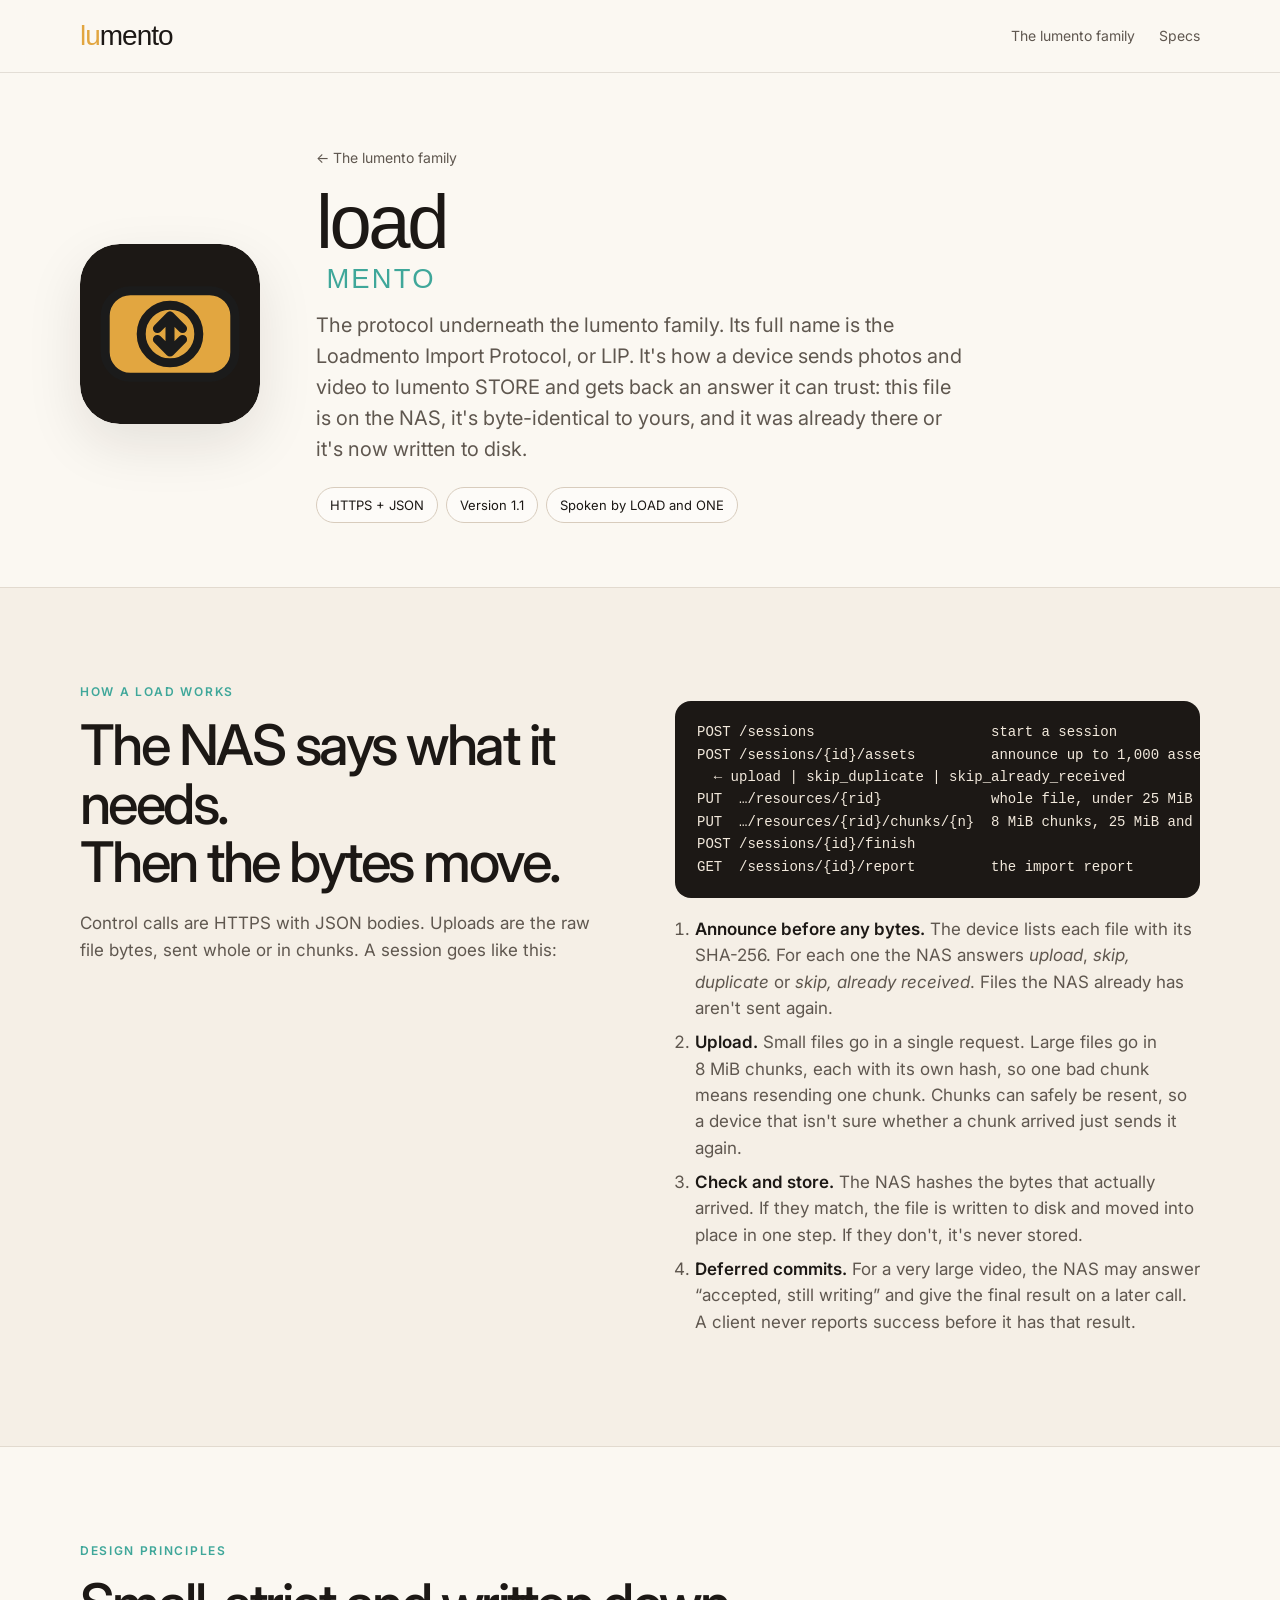
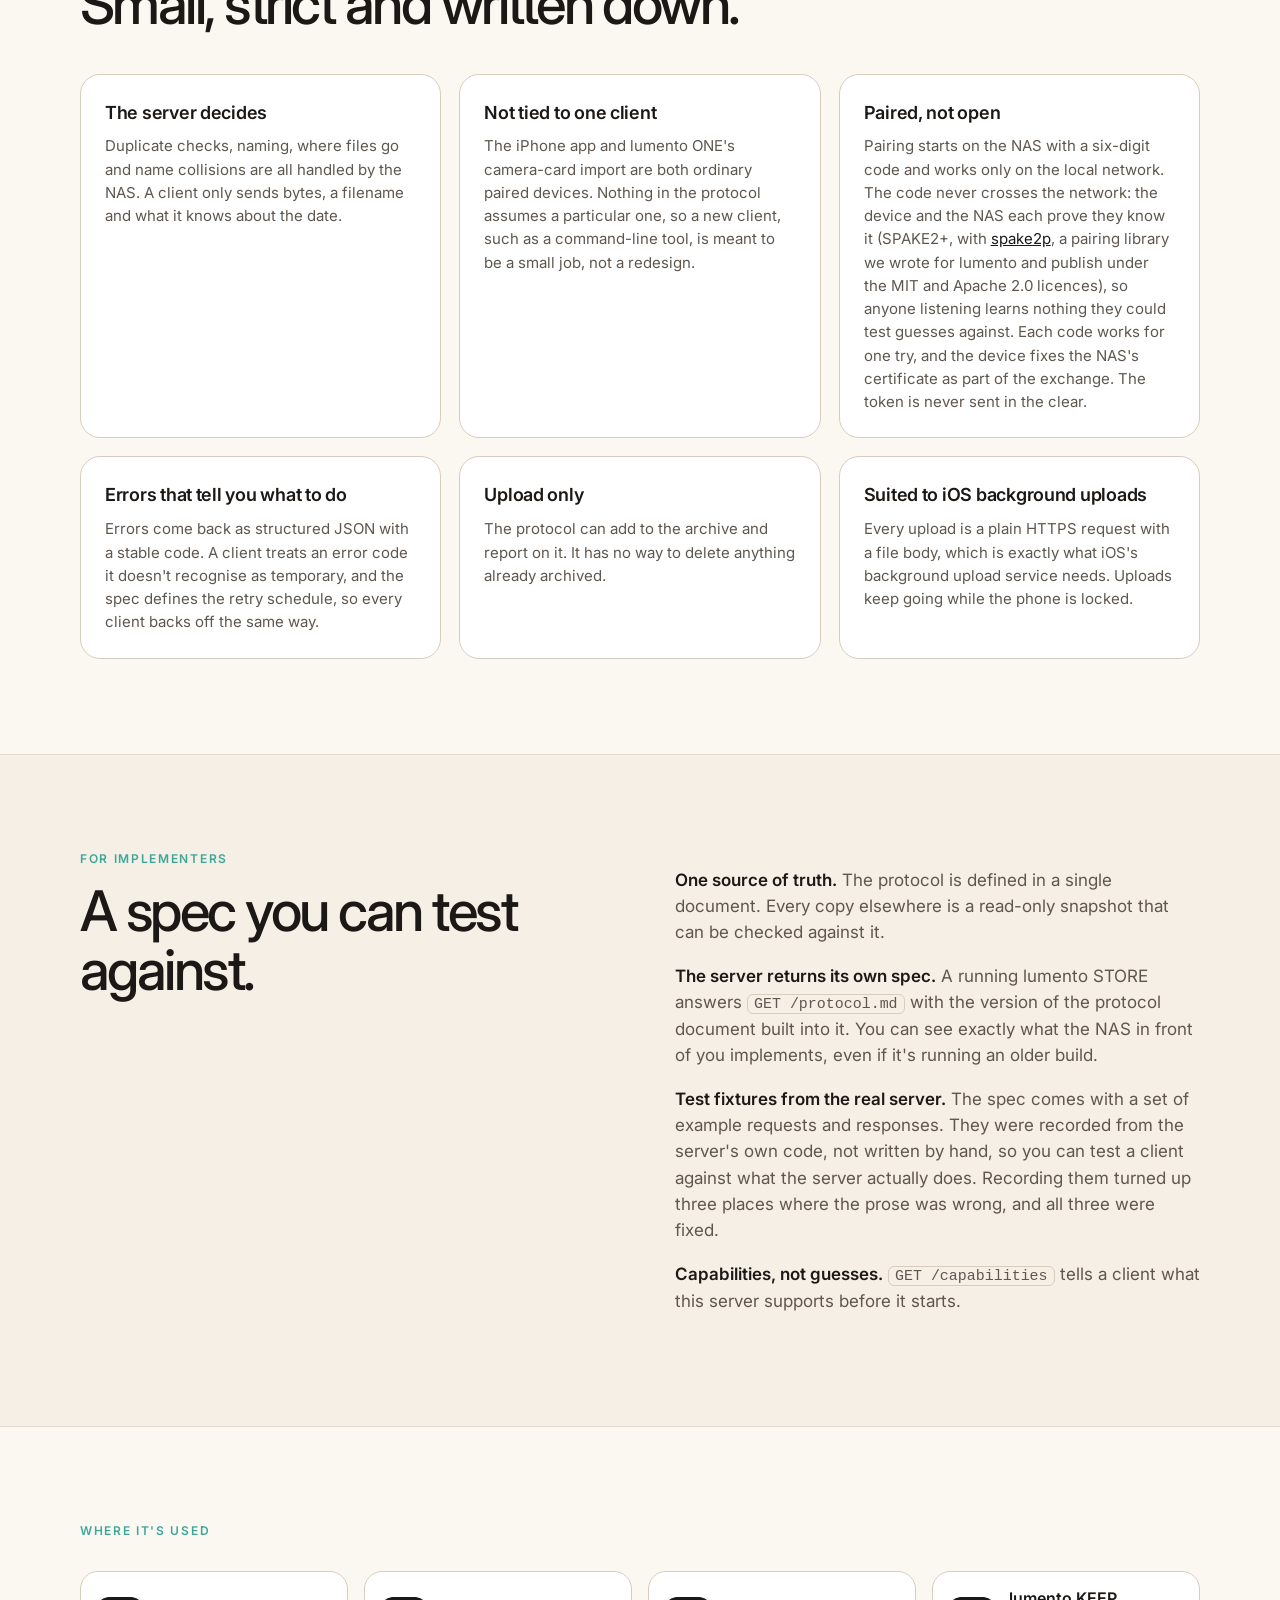
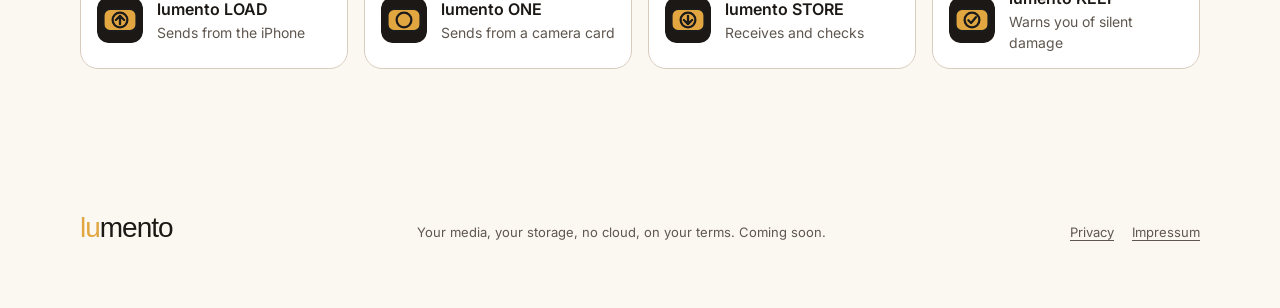
<file: loadmento.html>
<!doctype html>
<html lang="en">
<head>
<meta charset="utf-8">
<meta name="viewport" content="width=device-width,initial-scale=1">
<meta name="description" content="loadmento — the protocol that lumento LOAD and lumento ONE use to talk to lumento STORE. It checks what the NAS already has before sending anything, uploads in chunks, verifies every file by hash, and is written down along with test fixtures.">
<title>loadmento — the protocol</title>
<link rel="preconnect" href="https://fonts.bunny.net">
<link rel="stylesheet" href="https://fonts.bunny.net/css2?family=Inter:wght@400;500;600;700&display=swap">
<link rel="stylesheet" href="styles.css">
</head>
<body>
<header>
  <div class="wrap">
    <nav>
      <a class="brand product-name" href="index.html">
        <span class="lu">lu</span><span class="mento">mento</span>
      </a>
      <a class="link" href="index.html#family">The lumento family</a>
      <a class="link" href="specs.html">Specs</a>
    </nav>
  </div>
</header>

<main>
<section class="wrap p-hero">
  <div class="icon"><img src="assets/loadmento.svg" alt="loadmento protocol icon"></div>
  <div>
    <a class="crumb" href="index.html#family">← The lumento family</a>
    <h1><span class="product-name product-lockup"><span class="base">load</span><span class="suffix one">MENTO</span></span></h1>
    <p class="lede">The protocol underneath the lumento family.  Its full name is the Loadmento Import Protocol, or LIP.  It's how a device sends photos and video to lumento STORE and gets back an answer it can trust: this file is on the NAS, it's byte-identical to yours, and it was already there or it's now written to disk.</p>
    <div class="tags"><span class="pill">HTTPS + JSON</span><span class="pill">Version 1.1</span><span class="pill">Spoken by LOAD and ONE</span></div>
  </div>
</section>

<section class="section alt">
  <div class="wrap split">
    <div>
      <div class="kicker">How a Load works</div>
      <h2>The NAS says what it needs.<br>Then the bytes move.</h2>
      <p>Control calls are HTTPS with JSON bodies.  Uploads are the raw file bytes, sent whole or in chunks.  A session goes like this:</p>
    </div>
    <div>
<pre><code>POST /sessions                     start a session
POST /sessions/{id}/assets         announce up to 1,000 assets
  ← upload | skip_duplicate | skip_already_received
PUT  …/resources/{rid}             whole file, under 25 MiB
PUT  …/resources/{rid}/chunks/{n}  8 MiB chunks, 25 MiB and up
POST /sessions/{id}/finish
GET  /sessions/{id}/report         the import report</code></pre>
      <ol>
        <li><strong>Announce before any bytes.</strong>  The device lists each file with its SHA-256.  For each one the NAS answers <em>upload</em>, <em>skip, duplicate</em> or <em>skip, already received</em>.  Files the NAS already has aren't sent again.</li>
        <li><strong>Upload.</strong>  Small files go in a single request.  Large files go in 8&nbsp;MiB chunks, each with its own hash, so one bad chunk means resending one chunk.  Chunks can safely be resent, so a device that isn't sure whether a chunk arrived just sends it again.</li>
        <li><strong>Check and store.</strong>  The NAS hashes the bytes that actually arrived.  If they match, the file is written to disk and moved into place in one step.  If they don't, it's never stored.</li>
        <li><strong>Deferred commits.</strong>  For a very large video, the NAS may answer “accepted, still writing” and give the final result on a later call.  A client never reports success before it has that result.</li>
      </ol>
    </div>
  </div>
</section>

<section class="section">
  <div class="wrap">
    <div class="kicker">Design principles</div>
    <h2>Small, strict and written down.</h2>
    <div class="features">
      <div class="feature"><h3>The server decides</h3><p>Duplicate checks, naming, where files go and name collisions are all handled by the NAS.  A client only sends bytes, a filename and what it knows about the date.</p></div>
      <div class="feature"><h3>Not tied to one client</h3><p>The iPhone app and lumento ONE's camera-card import are both ordinary paired devices.  Nothing in the protocol assumes a particular one, so a new client, such as a command-line tool, is meant to be a small job, not a redesign.</p></div>
      <div class="feature"><h3>Paired, not open</h3><p>Pairing starts on the NAS with a six-digit code and works only on the local network.  The code never crosses the network: the device and the NAS each prove they know it (SPAKE2+, with <a href="https://github.com/9Reg/spake2p">spake2p</a>, a pairing library we wrote for lumento and publish under the MIT and Apache 2.0 licences), so anyone listening learns nothing they could test guesses against.  Each code works for one try, and the device fixes the NAS's certificate as part of the exchange.  The token is never sent in the clear.</p></div>
      <div class="feature"><h3>Errors that tell you what to do</h3><p>Errors come back as structured JSON with a stable code.  A client treats an error code it doesn't recognise as temporary, and the spec defines the retry schedule, so every client backs off the same way.</p></div>
      <div class="feature"><h3>Upload only</h3><p>The protocol can add to the archive and report on it.  It has no way to delete anything already archived.</p></div>
      <div class="feature"><h3>Suited to iOS background uploads</h3><p>Every upload is a plain HTTPS request with a file body, which is exactly what iOS's background upload service needs.  Uploads keep going while the phone is locked.</p></div>
    </div>
  </div>
</section>

<section class="section alt">
  <div class="wrap split">
    <div>
      <div class="kicker">For implementers</div>
      <h2>A spec you can test against.</h2>
    </div>
    <div>
      <p><strong>One source of truth.</strong>  The protocol is defined in a single document.  Every copy elsewhere is a read-only snapshot that can be checked against it.</p>
      <p><strong>The server returns its own spec.</strong>  A running lumento STORE answers <code>GET /protocol.md</code> with the version of the protocol document built into it.  You can see exactly what the NAS in front of you implements, even if it's running an older build.</p>
      <p><strong>Test fixtures from the real server.</strong>  The spec comes with a set of example requests and responses.  They were recorded from the server's own code, not written by hand, so you can test a client against what the server actually does.  Recording them turned up three places where the prose was wrong, and all three were fixed.</p>
      <p><strong>Capabilities, not guesses.</strong>  <code>GET /capabilities</code> tells a client what this server supports before it starts.</p>
    </div>
  </div>
</section>

<section class="section">
  <div class="wrap">
    <div class="kicker">Where it's used</div>
    <div class="family-strip">
      <a href="load.html"><img src="assets/lumento-load.svg" alt=""><div><strong>lumento LOAD</strong><span>Sends from the iPhone</span></div></a>
      <a href="one.html"><img src="assets/lumento.svg" alt=""><div><strong>lumento ONE</strong><span>Sends from a camera card</span></div></a>
      <a href="store.html"><img src="assets/lumento-store.svg" alt=""><div><strong>lumento STORE</strong><span>Receives and checks</span></div></a>
      <a href="keep.html"><img src="assets/lumento-keep.svg" alt=""><div><strong>lumento KEEP</strong><span>Warns you of silent damage</span></div></a>
    </div>
  </div>
</section>
</main>

<footer>
  <div class="wrap foot">
    <div class="footer-brand">
      <div class="brand product-name">
        <span class="lu">lu</span><span class="mento">mento</span>
      </div>
    </div>
    <div>Your media, your storage, no cloud, on your terms. Coming soon.</div>
    <div class="foot-links"><a href="privacy.html">Privacy</a><a href="impressum.html">Impressum</a></div>
  </div>
</footer>
</body>
</html>
</file>
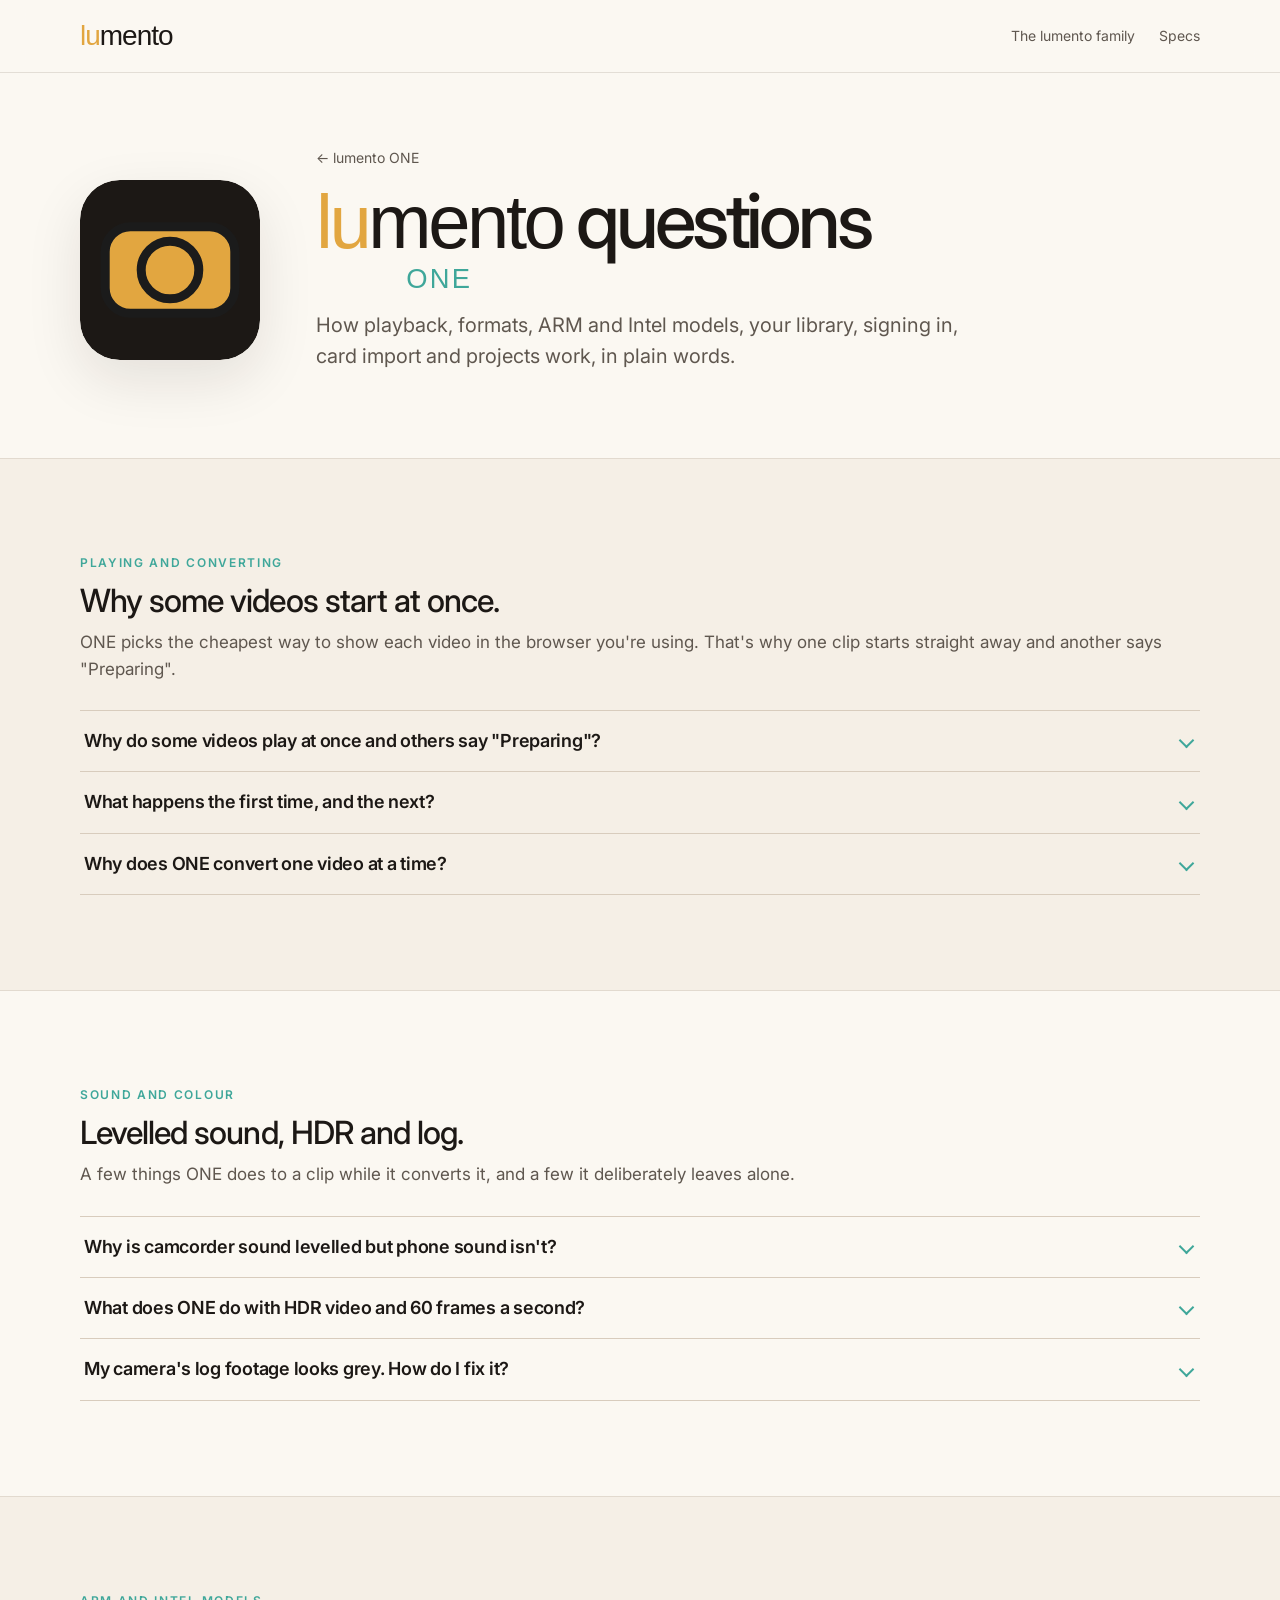
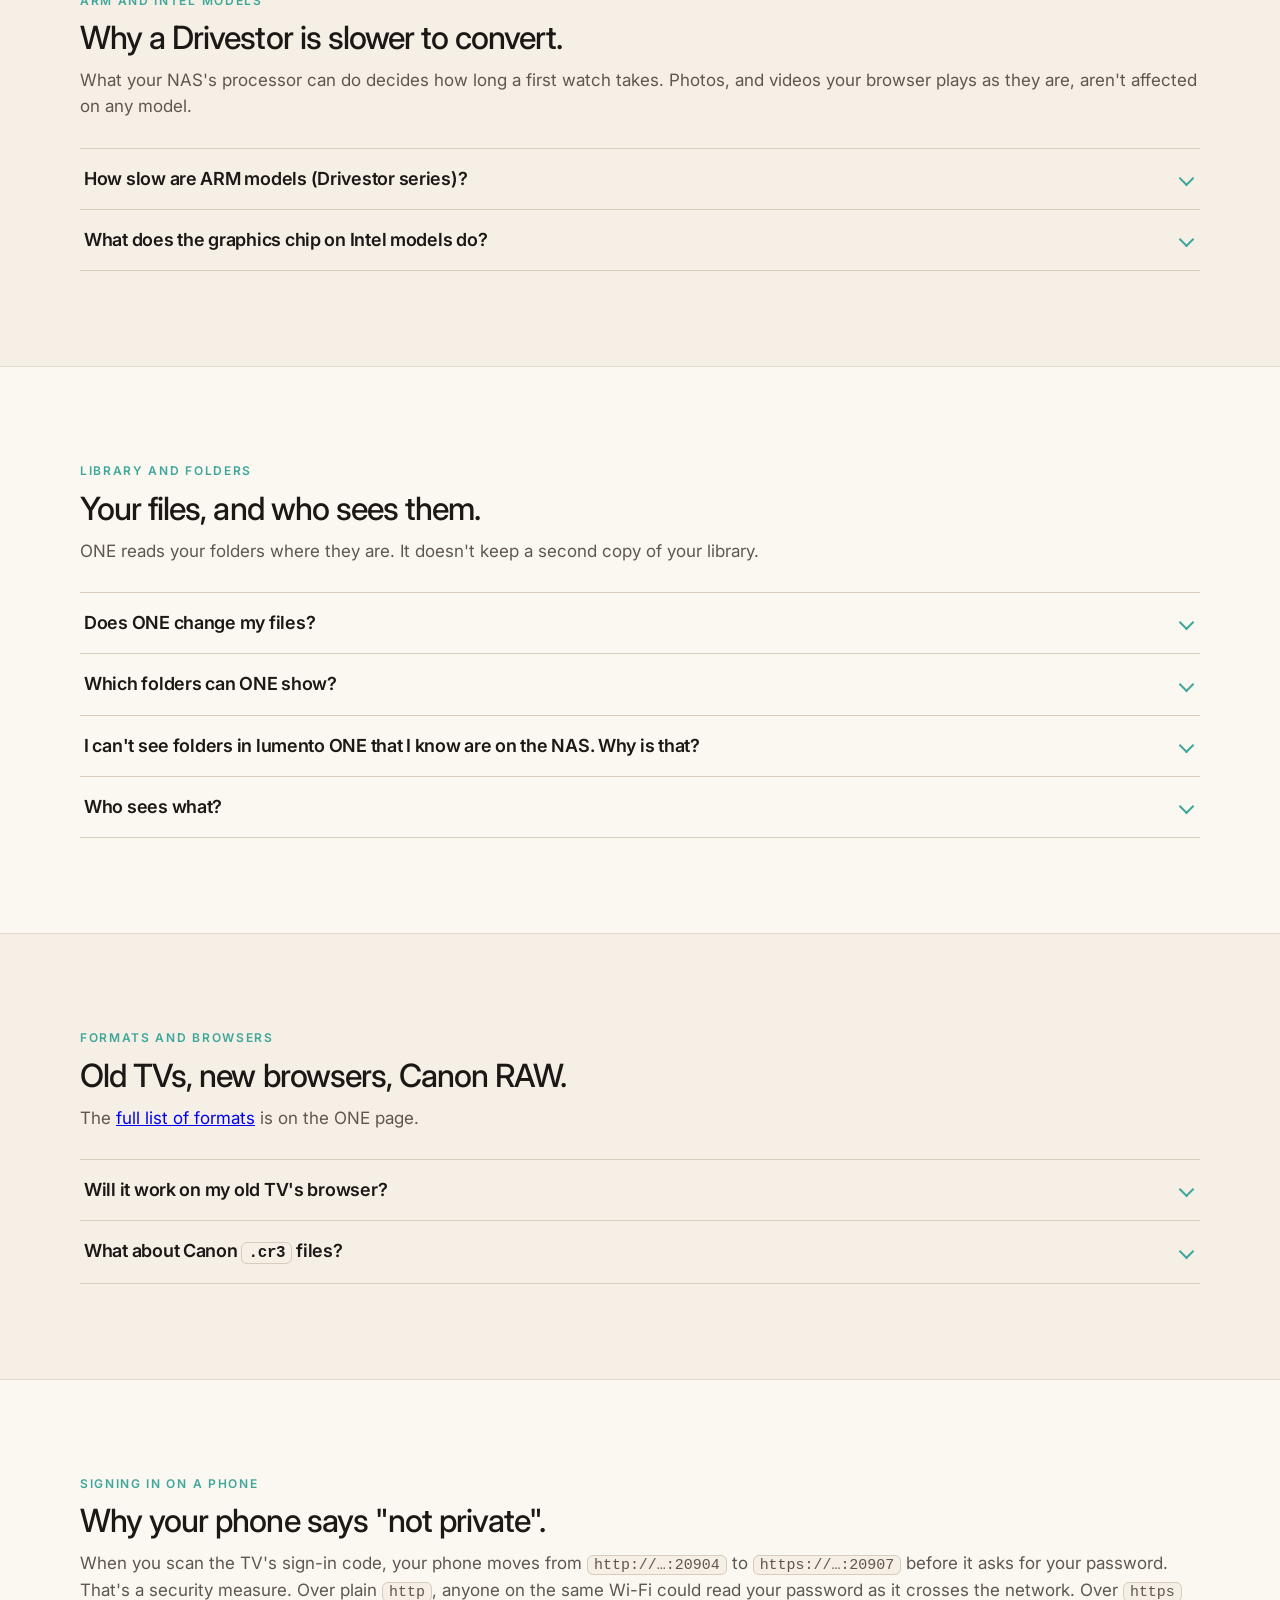
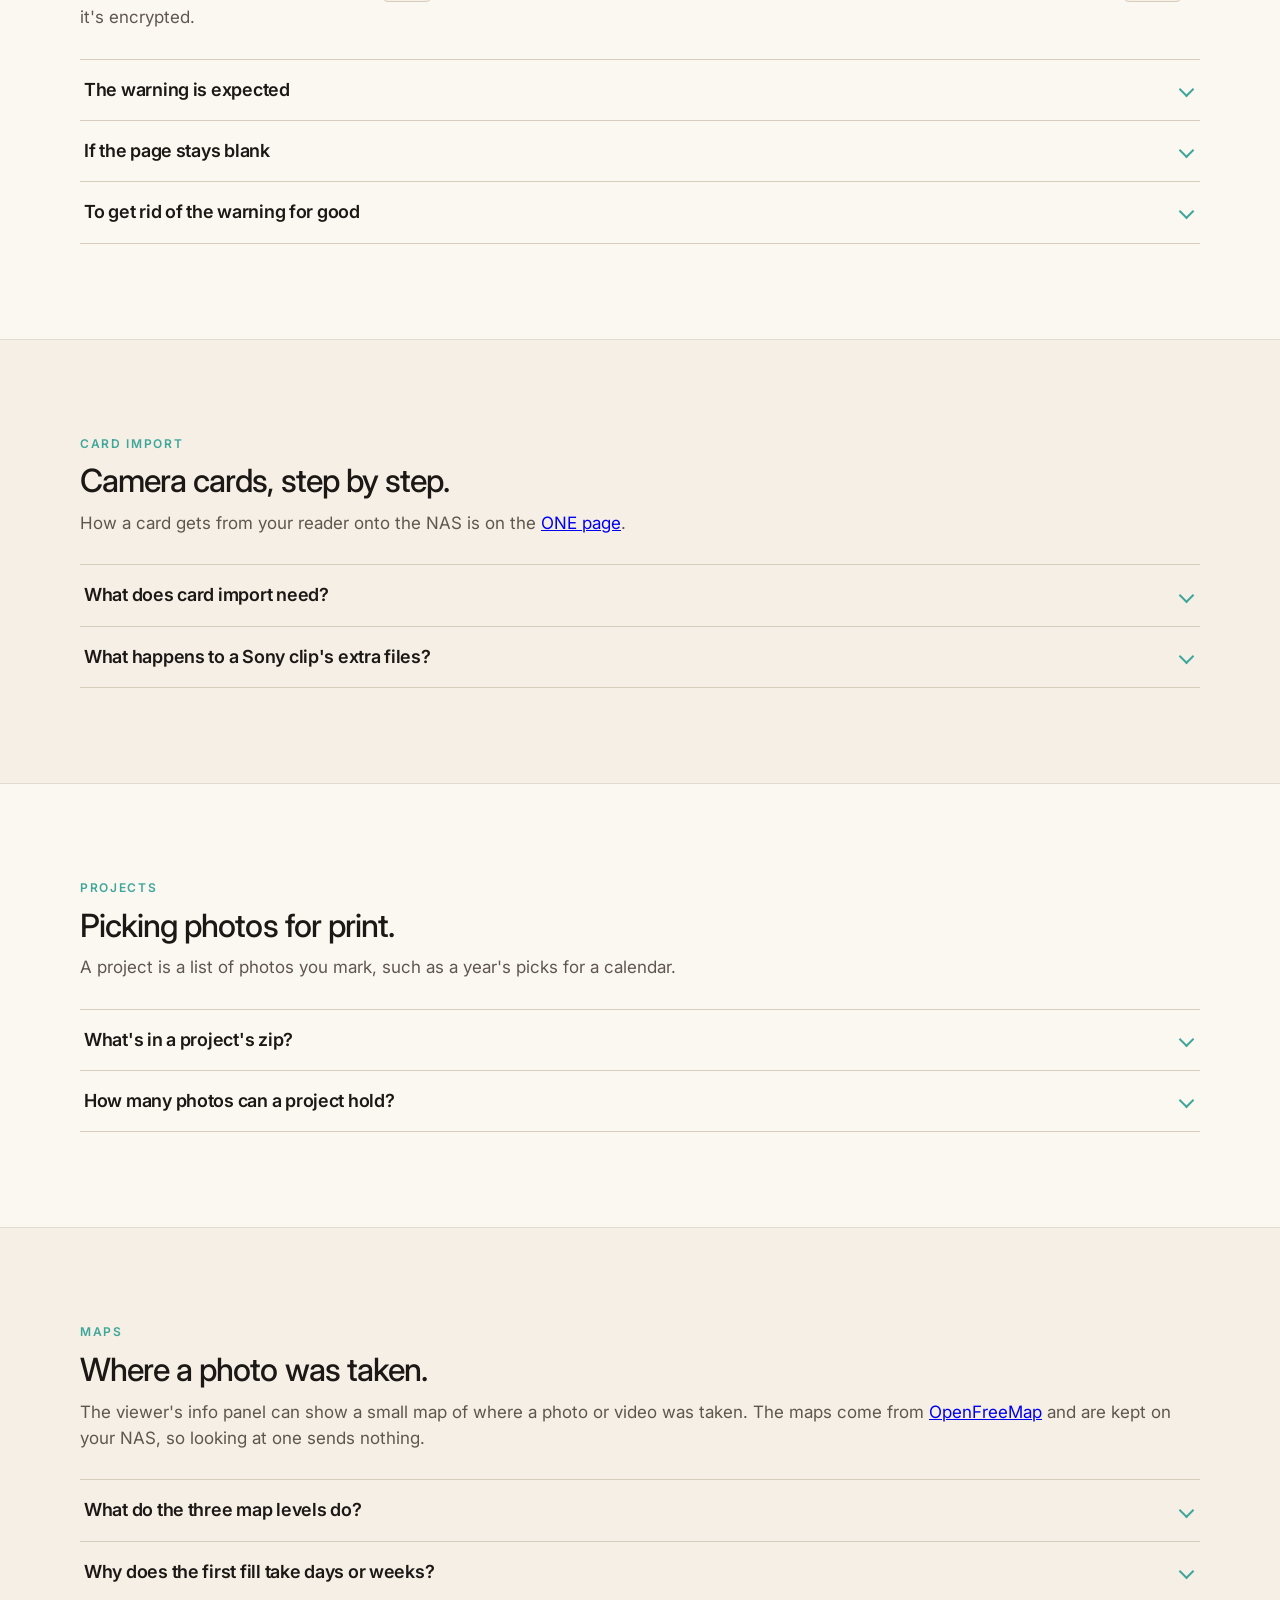
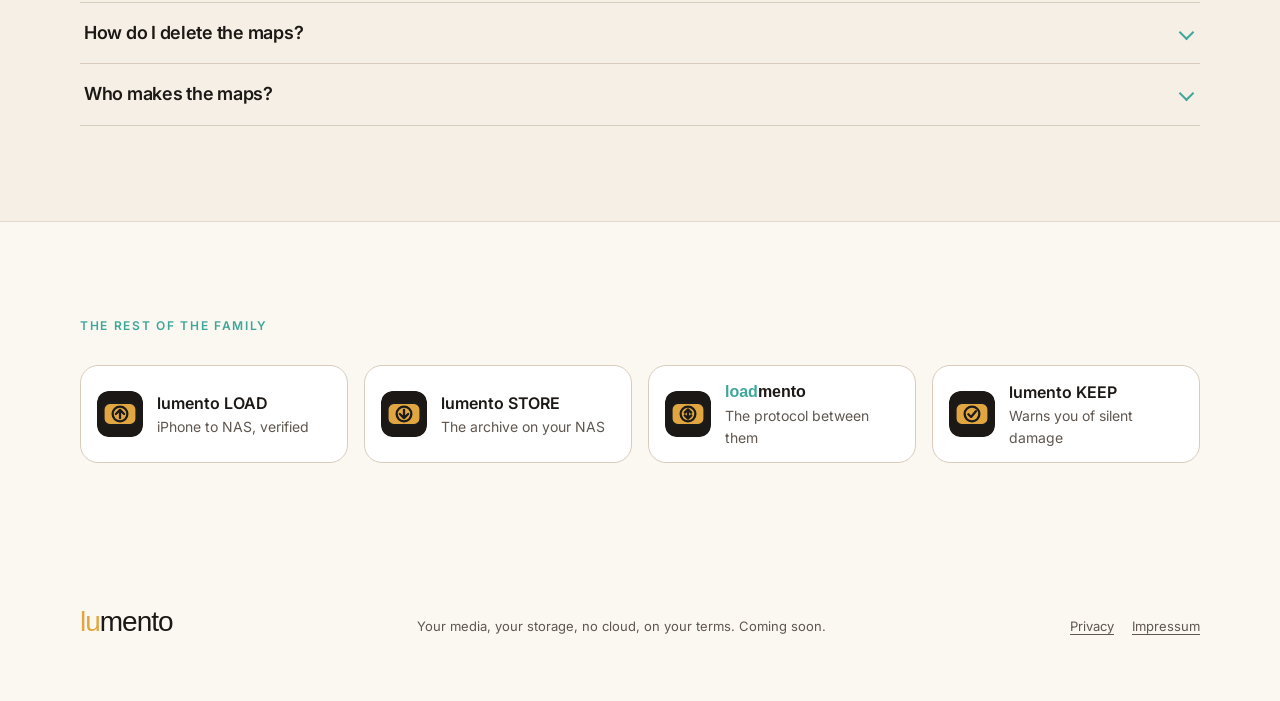
<file: one-faq.html>
<!doctype html>
<html lang="en">
<head>
<meta charset="utf-8">
<meta name="viewport" content="width=device-width,initial-scale=1">
<meta name="description" content="Questions about lumento ONE: playback and conversion, ARM and Intel NAS models, your library, signing in from a phone, card import and projects.">
<title>lumento ONE — questions</title>
<link rel="preconnect" href="https://fonts.bunny.net">
<link rel="stylesheet" href="https://fonts.bunny.net/css2?family=Inter:wght@400;500;600;700&display=swap">
<link rel="stylesheet" href="styles.css">
</head>
<body>
<header>
  <div class="wrap">
    <nav>
      <a class="brand product-name" href="index.html">
        <span class="lu">lu</span><span class="mento">mento</span>
      </a>
      <a class="link" href="index.html#family">The lumento family</a>
      <a class="link" href="specs.html">Specs</a>
    </nav>
  </div>
</header>

<main>
<section class="wrap p-hero">
  <div class="icon"><img src="assets/lumento.svg" alt="lumento ONE icon"></div>
  <div>
    <a class="crumb" href="one.html">← lumento ONE</a>
    <h1><span class="product-name product-lockup"><span class="base"><span class="lu">lu</span><span class="mento">mento</span></span><span class="suffix one">ONE</span></span> questions</h1>
    <p class="lede">How playback, formats, ARM and Intel models, your library, signing in, card import and projects work, in plain words.</p>
  </div>
</section>

<section class="section alt" id="playing">
  <div class="wrap faq">
    <div class="faq-head">
      <div class="kicker">Playing and converting</div>
      <h2>Why some videos start at once.</h2>
      <p>ONE picks the cheapest way to show each video in the browser you're using.  That's why one clip starts straight away and another says "Preparing".</p>
    </div>
      <details id="preparing">
        <summary>Why do some videos play at once and others say "Preparing"?</summary>
        <div class="answer">
      <p>ONE picks one of four ways, per video and per browser:</p>
      <ol>
        <li><strong>Plays as it is.</strong>  Your browser can play the file, so ONE just hands it over.  Nothing is converted.</li>
        <li><strong>Repackaged.</strong>  Your browser can play the picture and sound but not the file's wrapper.  ONE re-wraps it without re-encoding anything, which takes seconds.</li>
        <li><strong>Converted.</strong>  Your browser can't play the video, so ONE converts it to H.264 at no more than 1080p, without the camcorder steps below.</li>
        <li><strong>Camcorder pipeline.</strong>  Old camcorder and disc footage (AVCHD, MiniDV, DVD, anything interlaced) is deinterlaced, its picture shape is corrected and its sound is levelled.  You can't skip ahead in it until the conversion finishes.</li>
      </ol>
      <p>"Preparing" means the video is being repackaged or converted.</p>
      
        </div>
      </details>
      <details id="cache">
        <summary>What happens the first time, and the next?</summary>
        <div class="answer">
      <p>The first watch converts the video and ONE keeps the result in its cache.  Later watches play from the cache and start at once.  The cache holds 50 GB and keeps a video for 30 days since it was last watched, by default.  A curator can change both.  The cache is ONE's own, never inside your shares.</p>
      
        </div>
      </details>
      <details id="one-at-a-time">
        <summary>Why does ONE convert one video at a time?</summary>
        <div class="answer">
      <p>Converting is heavy work for a NAS, and ONE does it quietly so browsing stays quick.  By default it converts one video at once, and others wait their turn.  A curator can raise that, up to four, under "Conversions at once" in Settings.</p>
        </div>
      </details>
  </div>
</section>

<section class="section" id="sound-and-colour">
  <div class="wrap faq">
    <div class="faq-head">
      <div class="kicker">Sound and colour</div>
      <h2>Levelled sound, HDR and log.</h2>
      <p>A few things ONE does to a clip while it converts it, and a few it deliberately leaves alone.</p>
    </div>
      <details id="sound">
        <summary>Why is camcorder sound levelled but phone sound isn't?</summary>
        <div class="answer">
      <p>Only the camcorder pipeline evens out loudness.  Old recordings can be very quiet, so ONE brings them to a sensible volume.  Today's phones record at a sensible level, so their sound stays exactly as recorded.  Where the camcorder pipeline meets 5.1 surround sound, ONE mixes it down to stereo.</p>
      
        </div>
      </details>
      <details id="hdr">
        <summary>What does ONE do with HDR video and 60 frames a second?</summary>
        <div class="answer">
      <p>HLG video, which is what an iPhone records, plays as it is.  HDR10 video is converted to look right on an ordinary screen, so it isn't washed out.  A converted video plays at half the frame rate when the original is above 30 (59.94 becomes 29.97, 50 becomes 25), which makes it convert sooner.</p>
      
        </div>
      </details>
      <details id="log">
        <summary>My camera's log footage looks grey.  How do I fix it?</summary>
        <div class="answer">
      <p>A camera's log mode records a flat, grey picture meant for grading.  ONE shows it in normal colours.  Sony cameras are recognised from the clip itself, so it just works.  For other makers, a curator opens the clip in the modern viewer and picks its colour profile: Automatic, Normal, or one of the log profiles.  The choice is per clip and ONE keeps it in its own database, so the video file isn't changed.</p>
        </div>
      </details>
  </div>
</section>

<section class="section alt" id="models">
  <div class="wrap faq">
    <div class="faq-head">
      <div class="kicker">ARM and Intel models</div>
      <h2>Why a Drivestor is slower to convert.</h2>
      <p>What your NAS's processor can do decides how long a first watch takes.  Photos, and videos your browser plays as they are, aren't affected on any model.</p>
    </div>
      <details id="arm">
        <summary>How slow are ARM models (Drivestor series)?</summary>
        <div class="answer">
      <p>These models have no video hardware lumento can use, so a video that has to be converted is converted by the processor alone, and slowly.  ONE uses a faster, less compact setting on them, so converted files in the cache are about three times larger.  The first time you play such a video, expect to wait about two to four times its length before it starts: a 10-minute camcorder clip can take 20 to 40 minutes, and a 4K phone video much longer.  After that first time it plays at once.</p>
      
        </div>
      </details>
      <details id="intel-gpu">
        <summary>What does the graphics chip on Intel models do?</summary>
        <div class="answer">
      <p>On models with an Intel graphics chip, ONE converts video on it, which is much faster than the processor alone.  Each time it starts, ONE tests the chip.  If the test fails, it converts on the processor for that run.  Models whose processor has no Intel graphics chip, and AMD graphics, convert on the processor.  On Intel models, a curator can turn the graphics chip off with the "Use the GPU" switch in Settings.</p>
        </div>
      </details>
  </div>
</section>

<section class="section" id="library">
  <div class="wrap faq">
    <div class="faq-head">
      <div class="kicker">Library and folders</div>
      <h2>Your files, and who sees them.</h2>
      <p>ONE reads your folders where they are.  It doesn't keep a second copy of your library.</p>
    </div>
      <details id="files-changed">
        <summary>Does ONE change my files?</summary>
        <div class="answer">
      <p>No.  ONE only reads your originals.  A photo you rotate is remembered in ONE's own gallery database, and a clip's colour profile in its projects database.  Its thumbnails and cache live outside your shares.  The files themselves stay exactly as they were.</p>
      
        </div>
      </details>
      <details id="folders">
        <summary>Which folders can ONE show?</summary>
        <div class="answer">
      <p>Any folder inside any share, up to 100, not only the <code>/Photos</code> share the stock gallery needs.  A curator picks them in Settings.  <a href="specs.html#one-folders">The limits are on the specifications page</a>.  By default ONE skips ADM's recycle bin (<code>#Recycle</code>), files and folders whose names start with a dot, <code>Thumbs.db</code>, and any folder named <code>private</code>, in any capitals.  A curator can review that list.</p>
      
        </div>
      </details>
      <details id="missing-folders">
        <summary>I can't see folders in lumento ONE that I know are on the NAS.  Why is that?</summary>
        <div class="answer">
      <p>First, ONE only shows folders inside a folder a curator has added under Library folders in Settings.  A folder copied in recently appears after ONE's next scan.  If that's all fine, there are five usual reasons:</p>
      <ol>
        <li><strong>Your account can't see that shared folder.</strong>  Each person signs in to ONE with their own ADM account, and ONE shows only the shared folders ADM lets that account read (ADM's shared-folder access rights, set in Access Control).  So two people can see different folders.  An ADM administrator can fix it by giving that account read access to the shared folder.</li>
        <li><strong>A folder named "private".</strong>  ONE leaves out any folder named <code>private</code>, in any capitals, for everyone, curators included.  It's one of the folders ONE skips by default, and nobody marks it: only the name counts.  The exception is a camcorder card copied in whole, where the footage under <code>PRIVATE/AVCHD</code> or <code>PRIVATE/M4ROOT</code> is still shown.</li>
        <li><strong>A skip pattern.</strong>  Under Ignore patterns in Settings, a curator keeps a list of names ONE leaves out, one pattern per line.  A star stands for any letters, so <code>**/lost+found/**</code> skips every folder called <code>lost+found</code>.  Check that list for a pattern that matches the missing folder, change it and choose Save patterns.</li>
        <li><strong>ONE isn't allowed to read the folder.</strong>  If the folder's own permissions were changed, for example in File Explorer, so that they shut lumento ONE itself out, ONE hides the folder completely.  It's hidden for everyone, whoever signs in, unlike a shared folder your account can't see.  At the next scan it drops out of the gallery, as a deleted folder does.</li>
        <li><strong>ONE can see the folder but not open it.</strong>  A folder's permissions can let ONE list what's in it without letting it open anything.  ONE hides that one completely too, for everyone, in the same way as the last.</li>
      </ol>
      <p>For the last two, ask an ADM administrator to put the folder's permissions back, for example as the folder above it has them.  The folder comes back at the next scan.</p>
        </div>
      </details>
      <details id="who-sees-what">
        <summary>Who sees what?</summary>
        <div class="answer">
      <p>People sign in with their NAS accounts, and each person sees only the folders ADM lets them read.  Viewers can browse.  Curators, which means members of ADM's administrators group, can also manage library folders and settings.</p>
        </div>
      </details>
  </div>
</section>

<section class="section alt" id="formats-faq">
  <div class="wrap faq">
    <div class="faq-head">
      <div class="kicker">Formats and browsers</div>
      <h2>Old TVs, new browsers, Canon RAW.</h2>
      <p>The <a href="one.html#formats">full list of formats</a> is on the ONE page.</p>
    </div>
      <details id="old-tv">
        <summary>Will it work on my old TV's browser?</summary>
        <div class="answer">
      <p>Yes.  ONE has two front ends.  The legacy one is for older browsers, such as 2013 Samsung smart TVs: plain pages whose controls are ordinary links.  Browsing and viewing work there, even with JavaScript turned off.  Current Chrome, Safari, Firefox and Edge, and a Fire TV Stick, get the modern front end automatically, and new features are built there.</p>
      
        </div>
      </details>
      <details id="cr3">
        <summary>What about Canon <code>.cr3</code> files?</summary>
        <div class="answer">
      <p>They show up in your library as named tiles that say they can't be displayed yet.  They'll start displaying, with no re-indexing, once a CR3 decoder is added.</p>
        </div>
      </details>
  </div>
</section>

<section class="section" id="phone-sign-in">
  <div class="wrap faq">
    <div class="faq-head">
      <div class="kicker">Signing in on a phone</div>
      <h2>Why your phone says "not private".</h2>
      <p>When you scan the TV's sign-in code, your phone moves from <code>http://…:20904</code> to <code>https://…:20907</code> before it asks for your password.  That's a security measure.  Over plain <code>http</code>, anyone on the same Wi-Fi could read your password as it crosses the network.  Over <code>https</code> it's encrypted.</p>
    </div>
      <details id="warning-expected">
        <summary>The warning is expected</summary>
        <div class="answer">
      <p>Your phone will then say the connection isn't private.  It isn't a fault.  ONE encrypts the connection with a certificate it makes for your NAS itself, and your phone has no way to check who made it, so it asks you.  If this is your own NAS at home, continue:</p>
      <ul>
        <li><strong>iPhone (Safari):</strong> tap <strong>Show Details</strong>, then <strong>visit this website</strong>, then <strong>Visit Website</strong>.</li>
        <li><strong>Android (Chrome):</strong> tap <strong>Advanced</strong>, then <strong>Proceed to … (unsafe)</strong>.</li>
      </ul>
      <p>Your phone remembers the choice.  You'll see the warning again only when ONE has to make a new certificate: about every two years, or when the NAS gets a new network address.</p>
      
        </div>
      </details>
      <details id="page-blank">
        <summary>If the page stays blank</summary>
        <div class="answer">
      <p>Close it and scan the TV's code again.  Safari sometimes remembers your choice but doesn't load the page that first time.</p>
      
        </div>
      </details>
      <details id="proper-certificate">
        <summary>To get rid of the warning for good</summary>
        <div class="answer">
      <p>Give the NAS a proper certificate in ADM, for example from Let's Encrypt, under ADM's certificate settings.  ONE notices it within a minute and uses it instead of its own.  Such a certificate names a domain (say <code>nas.example.com</code>), not an IP address, so open ONE on the TV by that name too.  The phone follows the address the TV used.</p>
        </div>
      </details>
  </div>
</section>

<section class="section alt" id="card-import-faq">
  <div class="wrap faq">
    <div class="faq-head">
      <div class="kicker">Card import</div>
      <h2>Camera cards, step by step.</h2>
      <p>How a card gets from your reader onto the NAS is on the <a href="one.html#card-import">ONE page</a>.</p>
    </div>
      <details id="card-needs">
        <summary>What does card import need?</summary>
        <div class="answer">
      <p>lumento STORE installed and paired with ONE, and a current browser.  Before it shows the import form, ONE tests what your browser can do, and if the test fails you get a plain explanation instead of a form that half works.  Without STORE, ONE still works as a complete gallery.  By default only curators can import, and a curator can let any signed-in person do it.</p>
      
        </div>
      </details>
      <details id="card-companions">
        <summary>What happens to a Sony clip's extra files?</summary>
        <div class="answer">
      <p>A Sony camera writes two small files beside each clip: its settings for that clip (an <code>.XML</code>) and a preview picture.  STORE files both beside the clip under its new name, untouched, and ONE shows the clip once, never its preview as a photo of its own.</p>
        </div>
      </details>
  </div>
</section>

<section class="section" id="projects-faq">
  <div class="wrap faq">
    <div class="faq-head">
      <div class="kicker">Projects</div>
      <h2>Picking photos for print.</h2>
      <p>A project is a list of photos you mark, such as a year's picks for a calendar.</p>
    </div>
      <details id="projects-zip">
        <summary>What's in a project's zip?</summary>
        <div class="answer">
      <p>The photos, ready to upload to a print shop.  Videos stay on the project's list but aren't in the zip, because one camcorder clip can outweigh a hundred photos.  The zip is limited to 250 MB by default, and a curator can set that anywhere from 10 MB to 2 GB.  A <code>list.txt</code> inside names every file in the zip and where it came from, and lists any video or missing photo that was left out.</p>
      
        </div>
      </details>
      <details id="projects-size">
        <summary>How many photos can a project hold?</summary>
        <div class="answer">
      <p>Up to 250 marked photos and videos together.</p>
        </div>
      </details>
  </div>
</section>

<section class="section alt" id="maps">
  <div class="wrap faq">
    <div class="faq-head">
      <div class="kicker">Maps</div>
      <h2>Where a photo was taken.</h2>
      <p>The viewer's info panel can show a small map of where a photo or video was taken. The maps come from <a href="https://openfreemap.org/">OpenFreeMap</a> and are kept on your NAS, so looking at one sends nothing.</p>
    </div>
      <details id="map-levels">
        <summary>What do the three map levels do?</summary>
        <div class="answer">
      <p>A curator picks one in Settings, under Maps.  <strong>Off</strong>, the default, downloads nothing.  <strong>World</strong> downloads a map of the whole world down to country level, 29 MB, the same for every NAS, so nothing about your photos leaves the NAS.  <strong>Detailed</strong> adds maps of the regions and streets where your photos were taken, enough to see which street, not which house.  To fetch the right pieces, ONE asks OpenFreeMap for the map areas around your photos, never their exact positions.  The <a href="privacy.html#one-maps">privacy statement</a> says exactly what each level sends.</p>
      <p>Without maps, a photo's info still links out to open its place in another map.</p>
        </div>
      </details>
      <details id="map-first-fill">
        <summary>Why does the first fill take days or weeks?</summary>
        <div class="answer">
      <p>Because OpenFreeMap is free and ONE plays fair with it.  ONE uses one connection, asks for at most one map square a second, rests an hour after each download and does at most four downloads a day.  World arrives in one go.  Detailed then fills in region by region and place by place, newest photos first.  A library with photos from thousands of places can take weeks.  Settings shows how far it's got, roughly how long is left, and how much space the maps take.</p>
      <p>Maps refresh by themselves every six months, slowly and at the lowest priority.  There's no button to fetch everything again at once.</p>
        </div>
      </details>
      <details id="map-delete">
        <summary>How do I delete the maps?</summary>
        <div class="answer">
      <p>Turn the level down.  Detailed to World deletes the region and street maps and keeps the world map.  Off deletes them all.  A confirm page says how much is deleted first.  There's no separate Delete button, and turning maps off and on again doesn't make them come back any faster: the daily limit still applies.</p>
      <p>Maps are capped at 10 GB by default, and a curator can change that.  At the cap ONE stops fetching, and places without street maps show the closest level it has.</p>
        </div>
      </details>
      <details id="map-thanks">
        <summary>Who makes the maps?</summary>
        <div class="answer">
      <p><a href="https://openfreemap.org/">OpenFreeMap</a>, built on OpenStreetMap.  It's free for everyone and run by one person on donations, and ONE's maps exist because of it.  Thank you.  If you enjoy them, please consider <a href="https://github.com/sponsors/hyperknot">sponsoring OpenFreeMap on GitHub</a>.</p>
        </div>
      </details>
  </div>
</section>

<section class="section">
  <div class="wrap">
    <div class="kicker">The rest of the family</div>
    <div class="family-strip">
      <a href="load.html"><img src="assets/lumento-load.svg" alt=""><div><strong>lumento LOAD</strong><span>iPhone to NAS, verified</span></div></a>
      <a href="store.html"><img src="assets/lumento-store.svg" alt=""><div><strong>lumento STORE</strong><span>The archive on your NAS</span></div></a>
      <a href="loadmento.html"><img src="assets/loadmento.svg" alt=""><div><strong class="lm"><span class="load">load</span><span class="mento">mento</span></strong><span>The protocol between them</span></div></a>
      <a href="keep.html"><img src="assets/lumento-keep.svg" alt=""><div><strong>lumento KEEP</strong><span>Warns you of silent damage</span></div></a>
    </div>
  </div>
</section>
</main>

<footer>
  <div class="wrap foot">
    <div class="footer-brand">
      <div class="brand product-name">
        <span class="lu">lu</span><span class="mento">mento</span>
      </div>
    </div>
    <div>Your media, your storage, no cloud, on your terms. Coming soon.</div>
    <div class="foot-links"><a href="privacy.html">Privacy</a><a href="impressum.html">Impressum</a></div>
  </div>
</footer>
<script>
(function(){function o(){var e=location.hash&&document.getElementById(location.hash.slice(1));if(e&&e.tagName==="DETAILS"){e.open=true;e.scrollIntoView()}}addEventListener("hashchange",o);o()})();
</script>
</body>
</html>
</file>
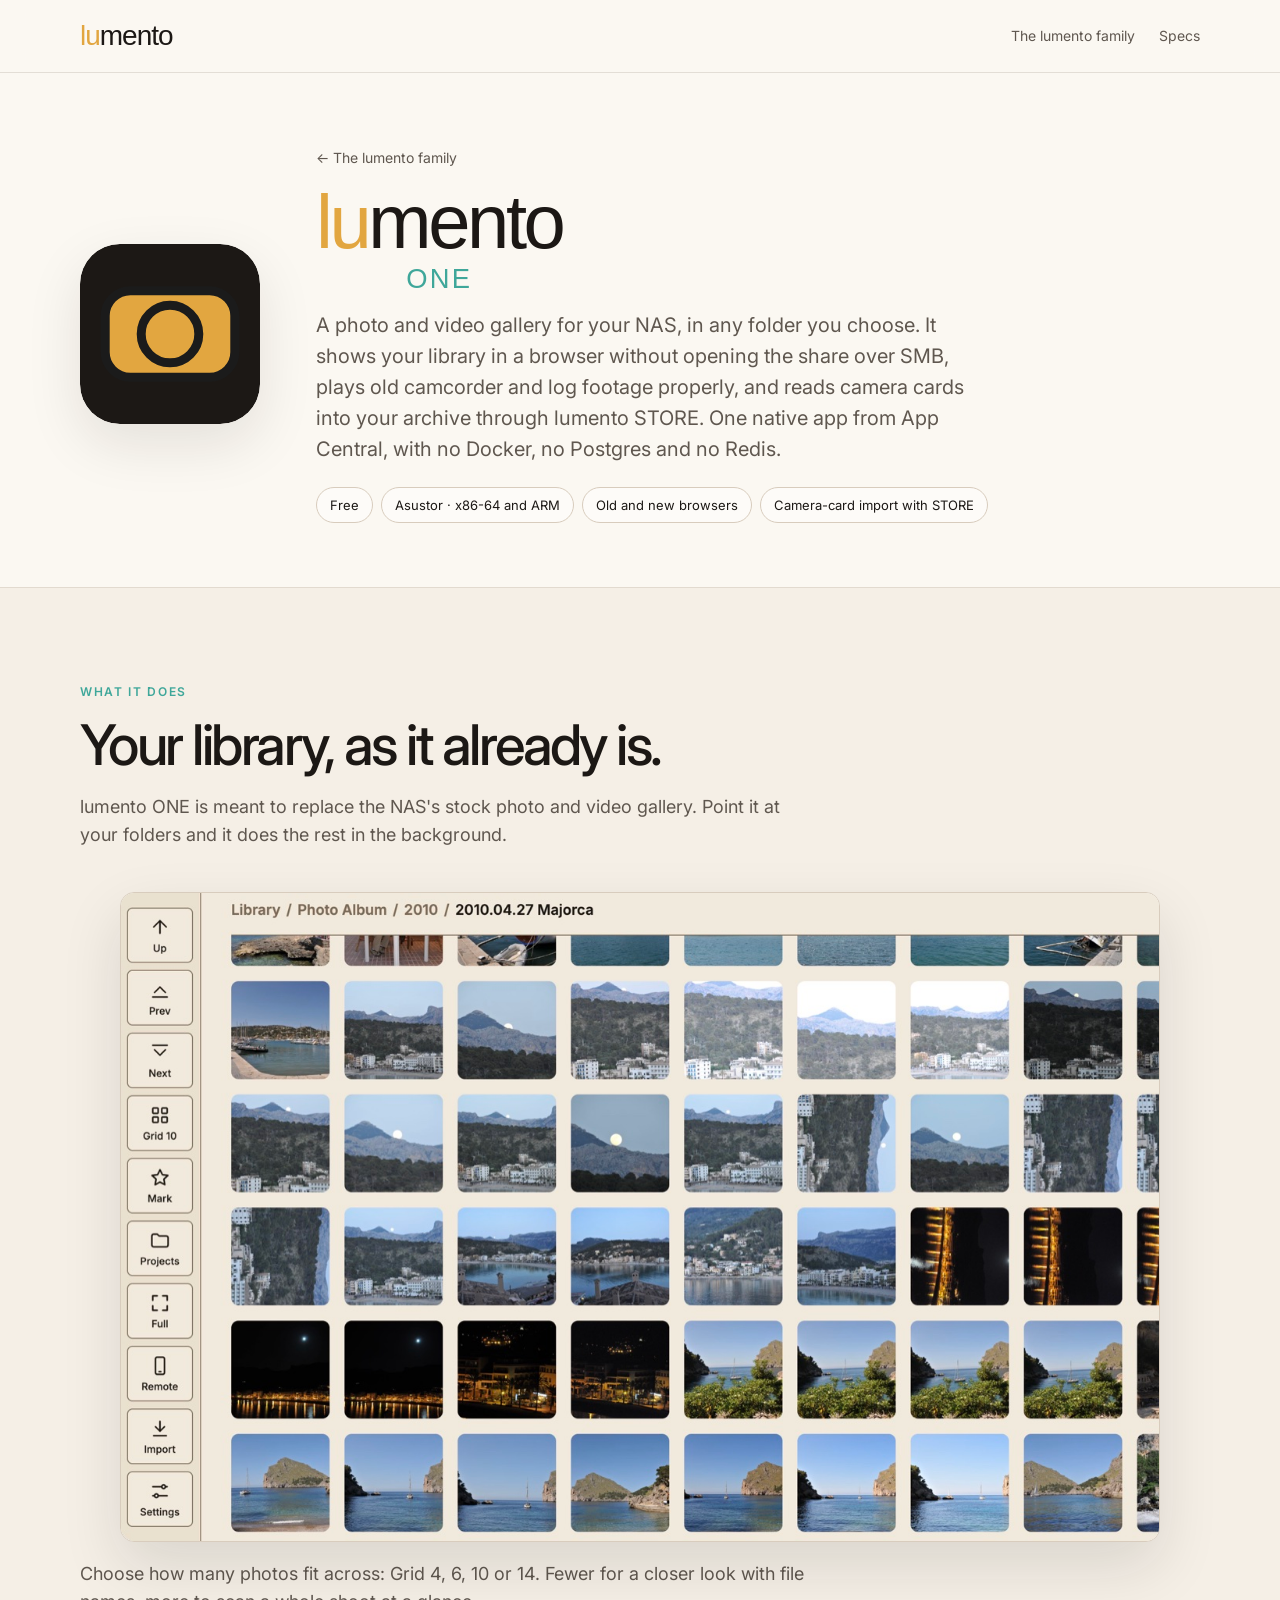
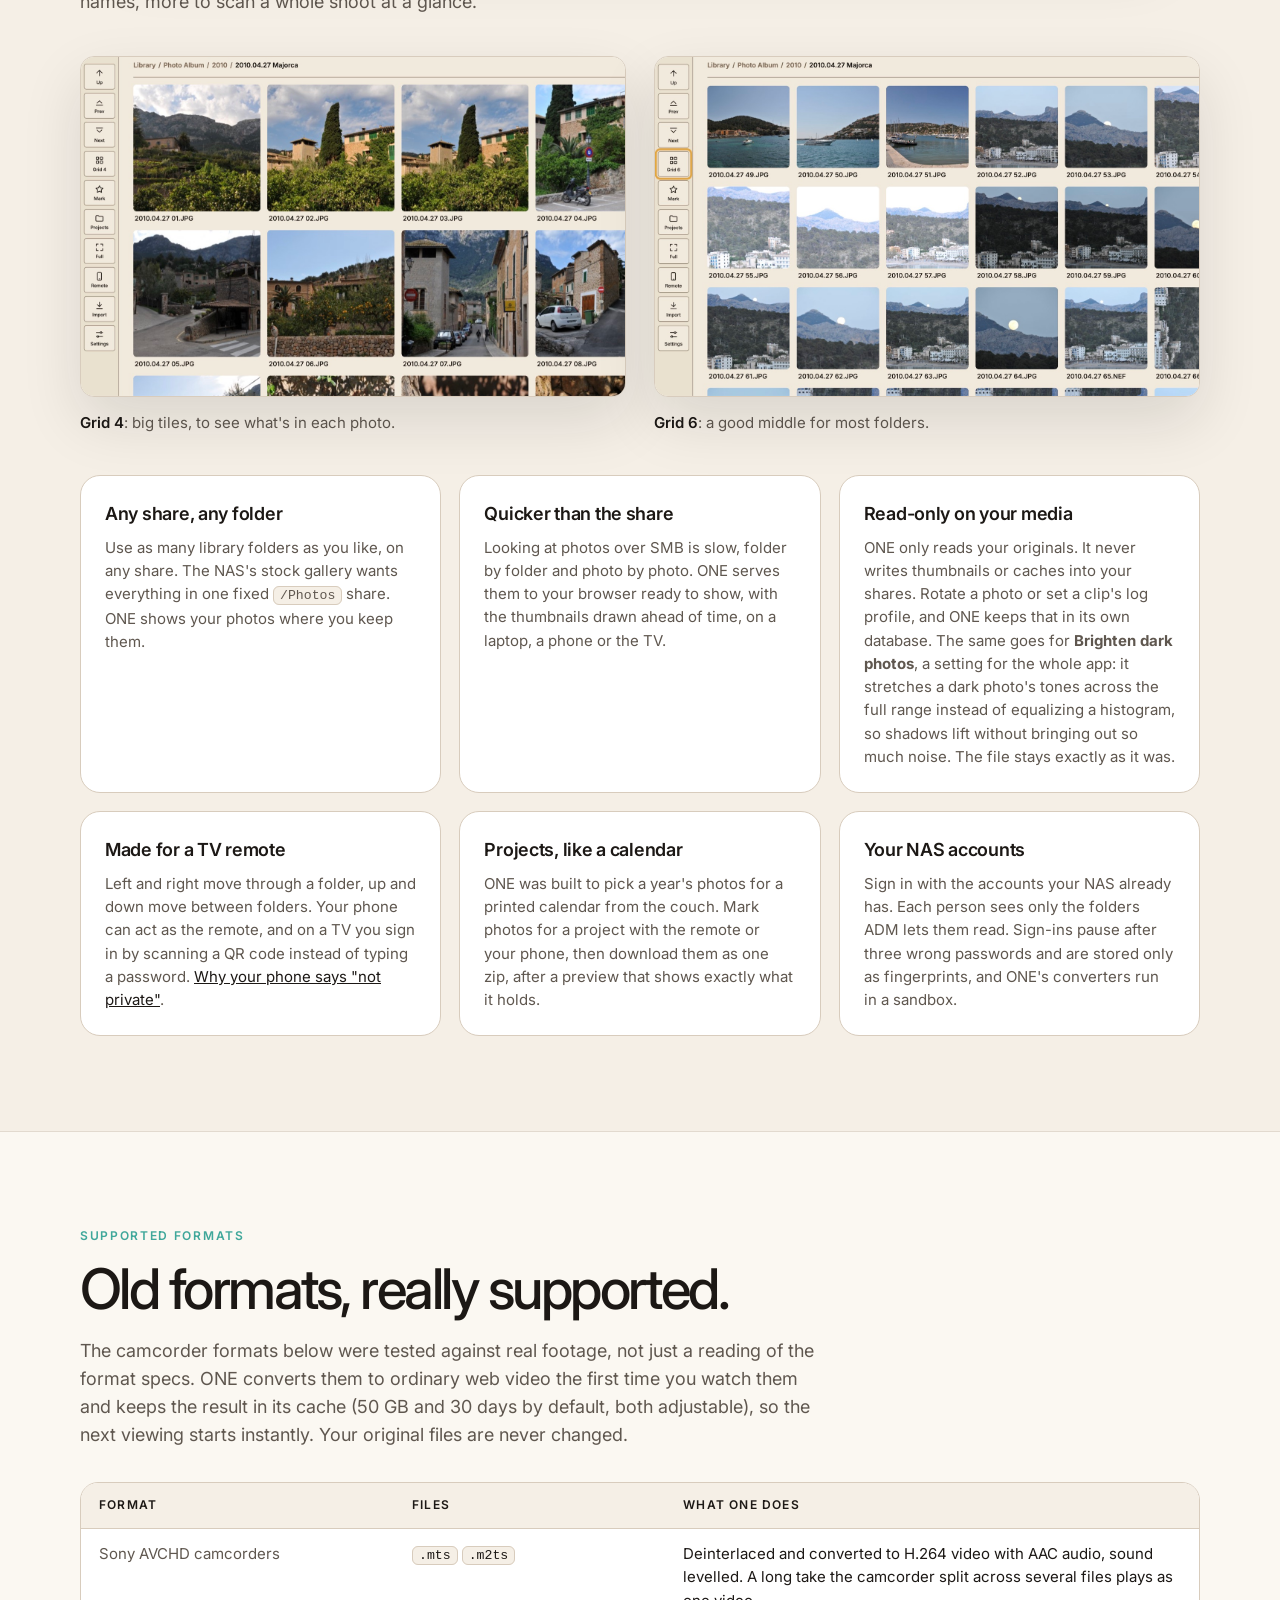
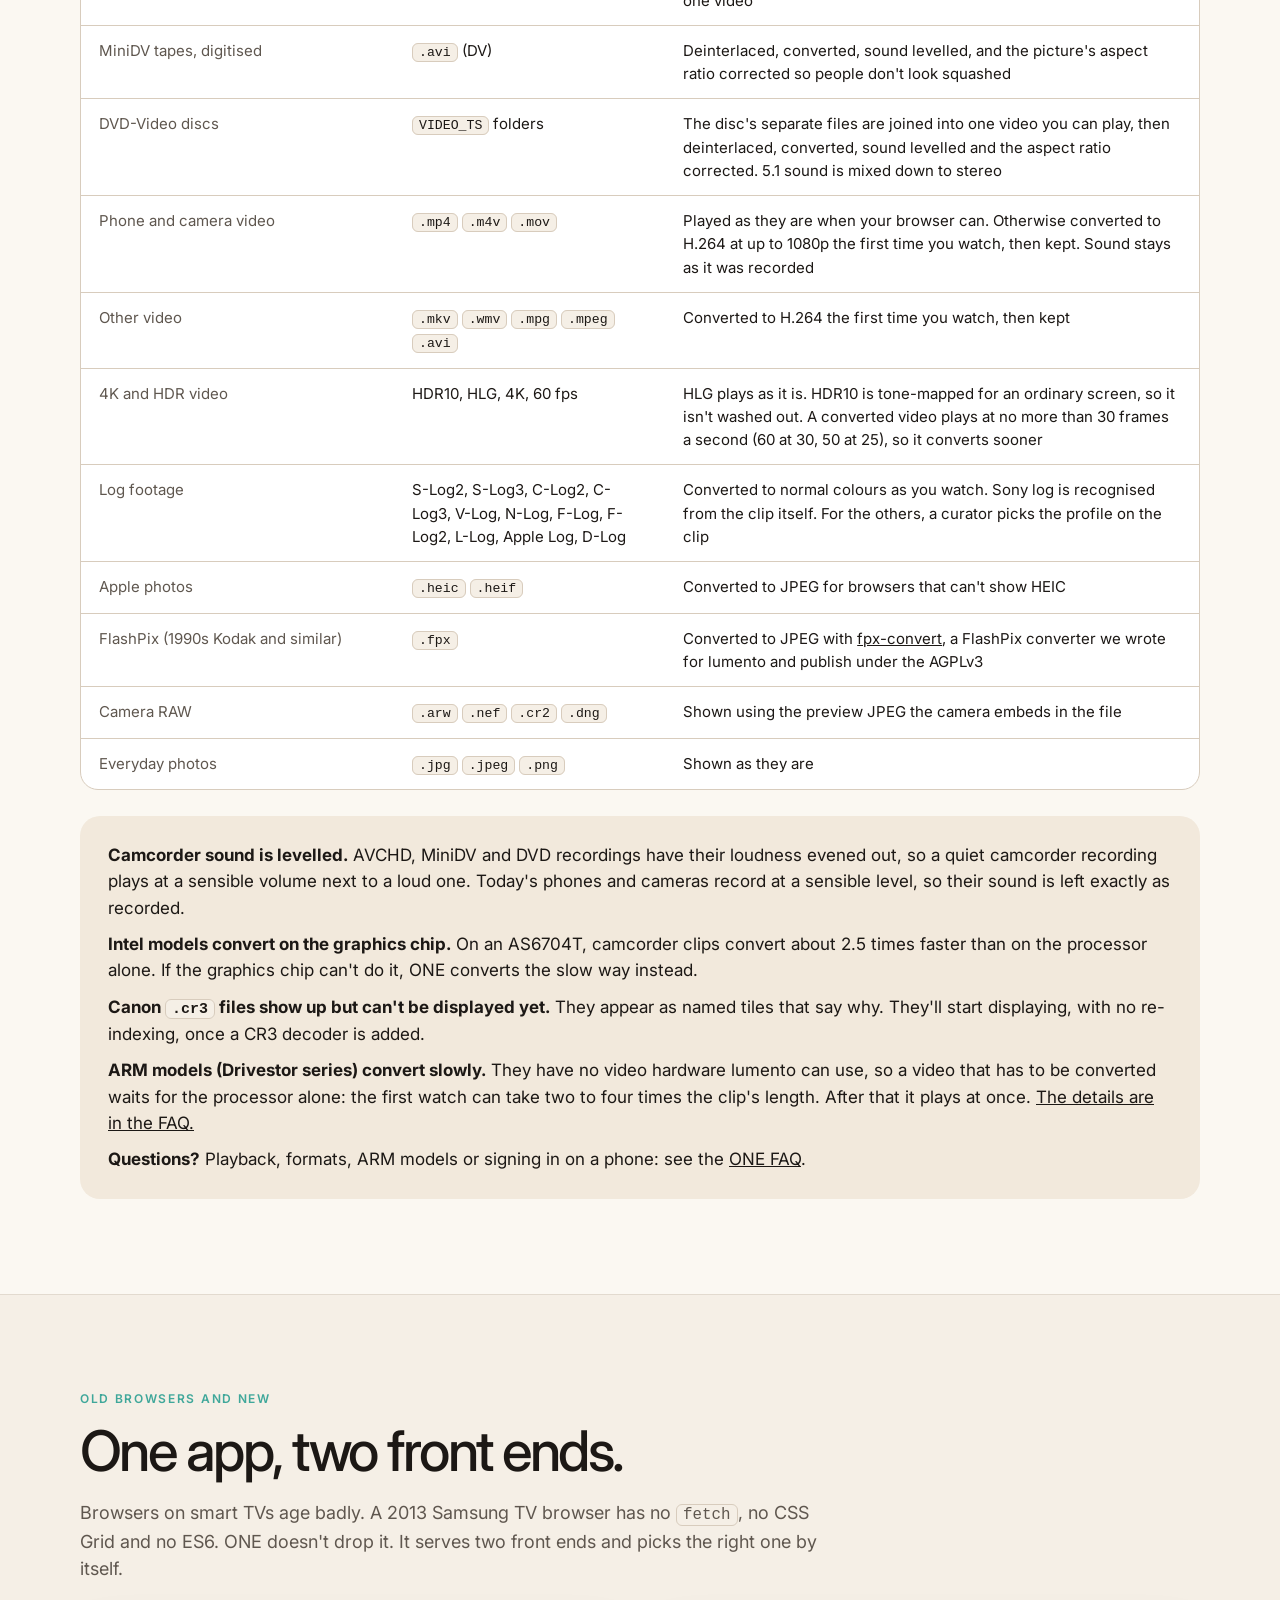
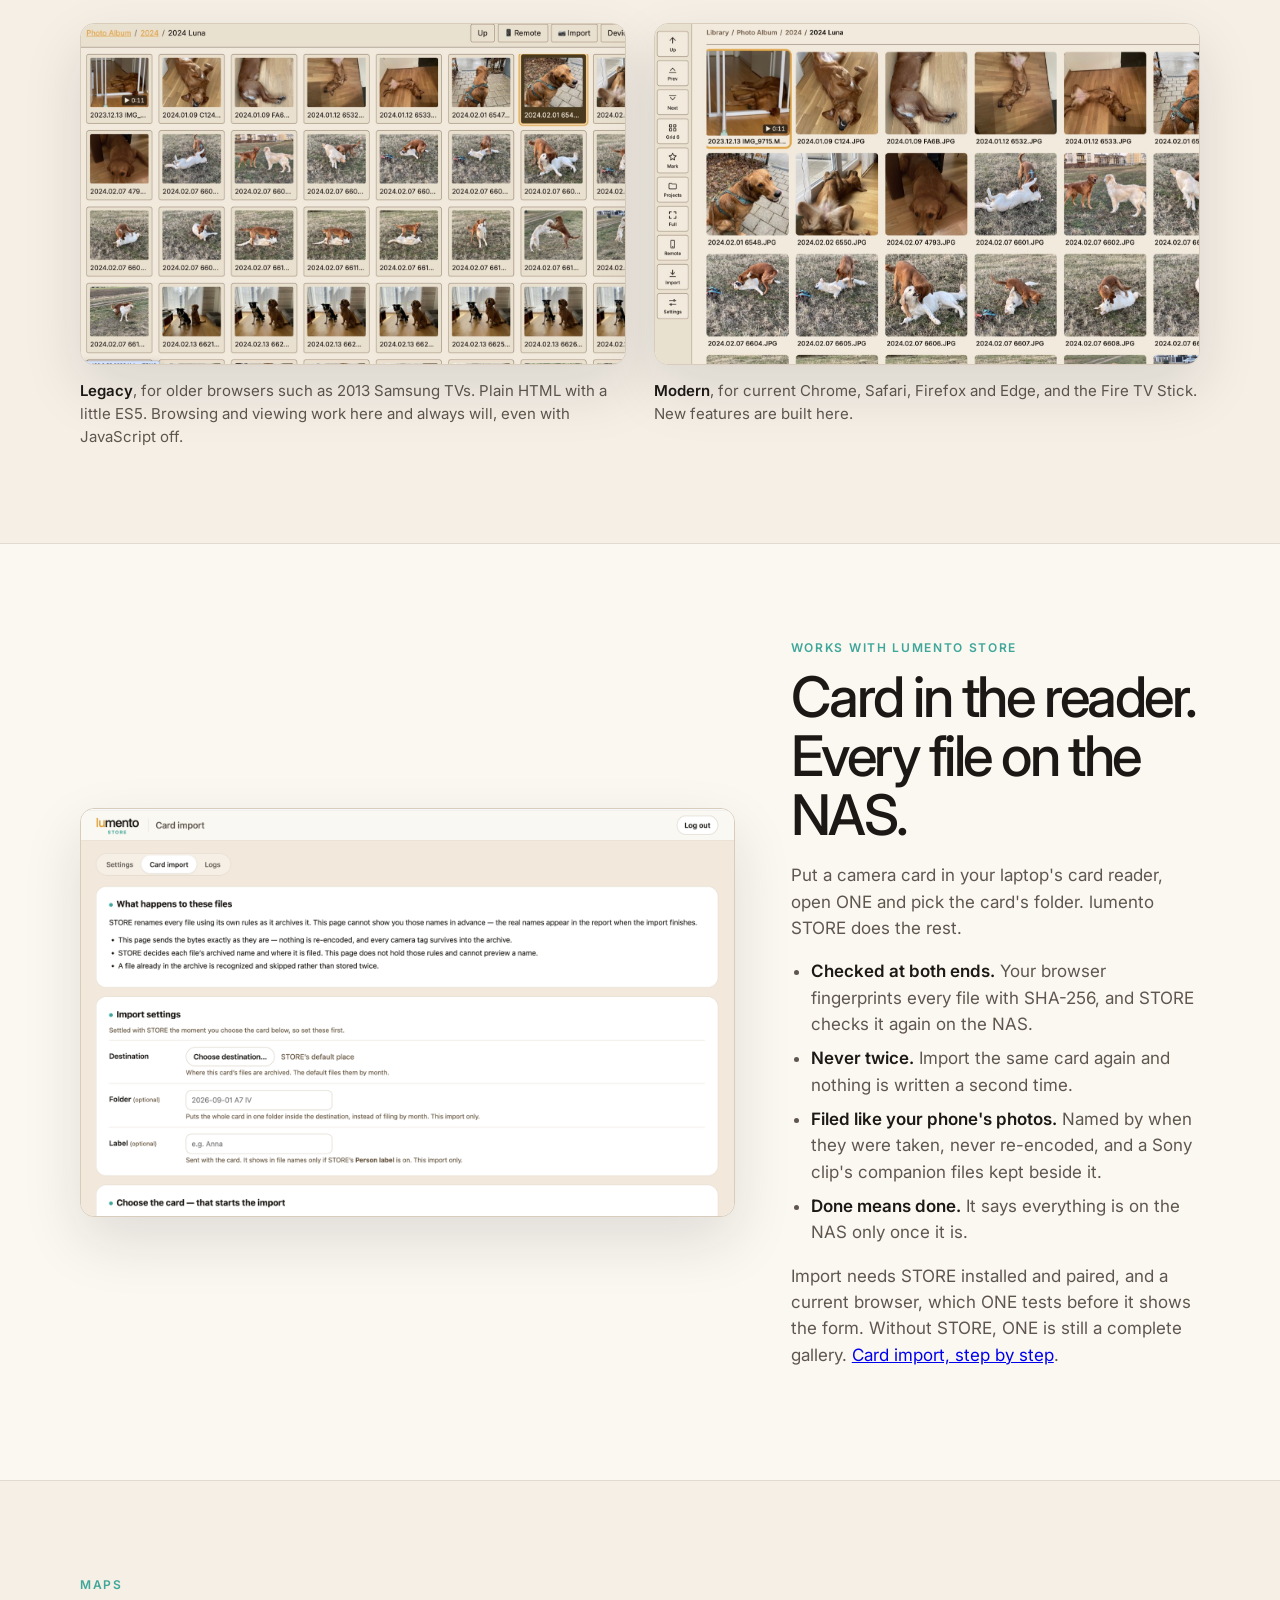
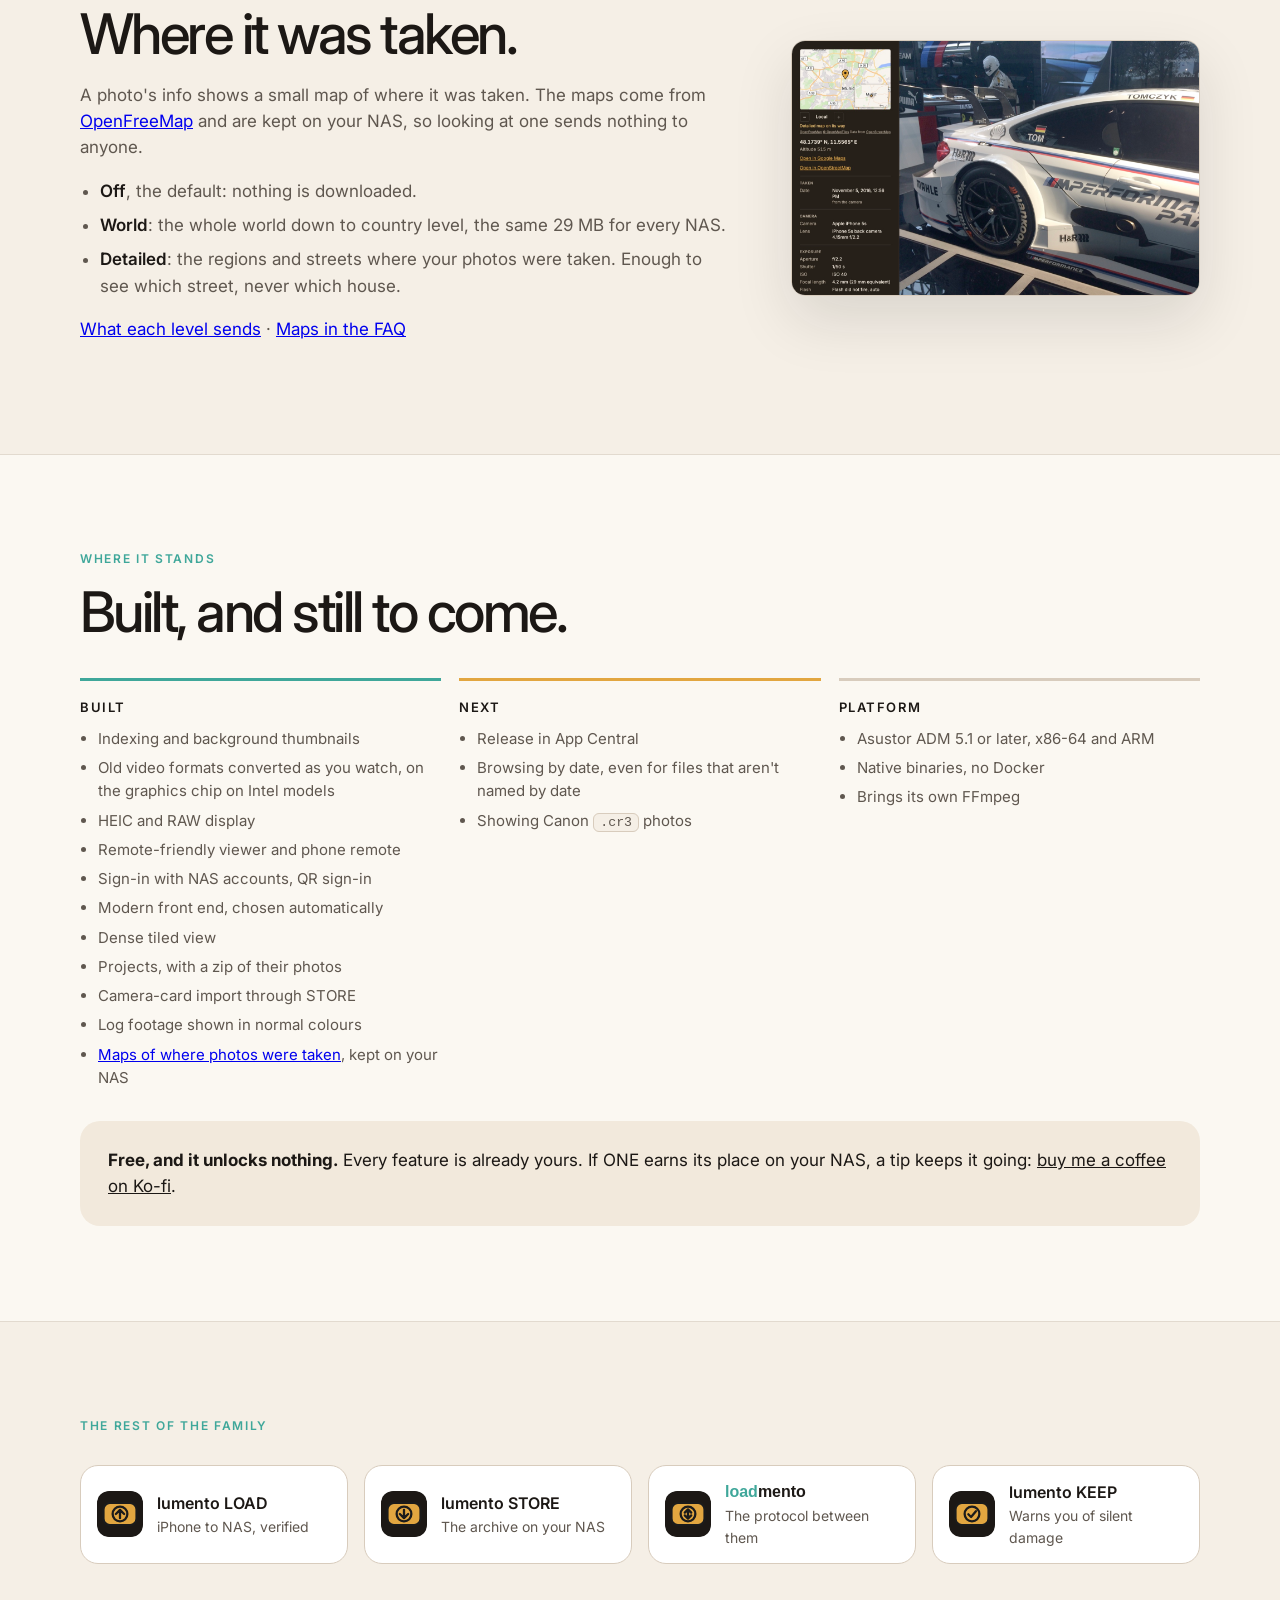
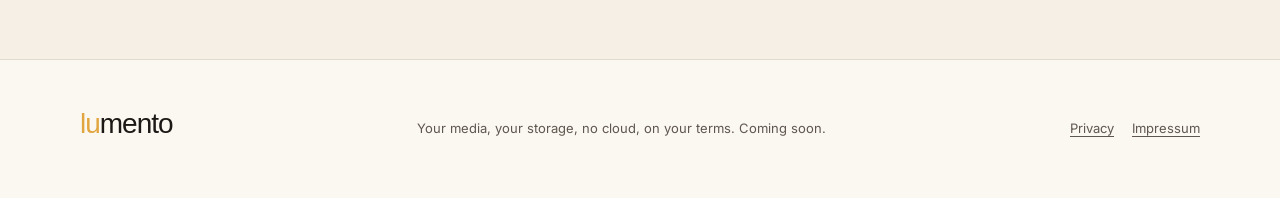
<file: one.html>
<!doctype html>
<html lang="en">
<head>
<meta charset="utf-8">
<meta name="viewport" content="width=device-width,initial-scale=1">
<meta name="description" content="lumento ONE — a photo and video gallery for your Asustor NAS. One native app, no container stack, in any browser from a current laptop to a 2013 smart TV. Coming soon.">
<title>lumento ONE — coming soon</title>
<link rel="preconnect" href="https://fonts.bunny.net">
<link rel="stylesheet" href="https://fonts.bunny.net/css2?family=Inter:wght@400;500;600;700&display=swap">
<link rel="stylesheet" href="styles.css">
</head>
<body>
<header>
  <div class="wrap">
    <nav>
      <a class="brand product-name" href="index.html">
        <span class="lu">lu</span><span class="mento">mento</span>
      </a>
      <a class="link" href="index.html#family">The lumento family</a>
      <a class="link" href="specs.html">Specs</a>
    </nav>
  </div>
</header>

<main>
<section class="wrap p-hero">
  <div class="icon"><img src="assets/lumento.svg" alt="lumento ONE icon"></div>
  <div>
    <a class="crumb" href="index.html#family">← The lumento family</a>
    <h1><span class="product-name product-lockup"><span class="base"><span class="lu">lu</span><span class="mento">mento</span></span><span class="suffix one">ONE</span></span></h1>
    <p class="lede">A photo and video gallery for your NAS, in any folder you choose.  It shows your library in a browser without opening the share over SMB, plays old camcorder and log footage properly, and reads camera cards into your archive through lumento STORE.  One native app from App Central, with no Docker, no Postgres and no Redis.</p>
    <div class="tags"><span class="pill">Free</span><span class="pill">Asustor · x86-64 and ARM</span><span class="pill">Old and new browsers</span><span class="pill">Camera-card import with STORE</span></div>
  </div>
</section>

<section class="section alt">
  <div class="wrap">
    <div class="kicker">What it does</div>
    <h2>Your library, as it already is.</h2>
    <p class="intro">lumento ONE is meant to replace the NAS's stock photo and video gallery.  Point it at your folders and it does the rest in the background.</p>
    <figure class="shot laptop wide">
      <div class="frame">
        <img src="assets/shots/one-grid.jpg" width="1600" height="830" alt="ONE's tiled view of a Majorca folder at Grid 10: sixty photo tiles at once, with Up, Prev, Next, Grid, Mark, Projects, Full, Remote, Import and Settings buttons down the left" loading="lazy">
      </div>
    </figure>
    <p class="intro">Choose how many photos fit across: Grid 4, 6, 10 or 14.  Fewer for a closer look with file names, more to scan a whole shoot at a glance.</p>
    <div class="shot-pair">
      <figure class="shot laptop">
        <div class="frame"><img src="assets/shots/one-grid-4.jpg" width="1600" height="910" alt="The same folder at Grid 4, with large tiles and file names" loading="lazy"></div>
        <figcaption><strong>Grid 4</strong>: big tiles, to see what's in each photo.</figcaption>
      </figure>
      <figure class="shot laptop">
        <div class="frame"><img src="assets/shots/one-grid-6.jpg" width="1600" height="913" alt="The same folder at Grid 6, with medium tiles and file names" loading="lazy"></div>
        <figcaption><strong>Grid 6</strong>: a good middle for most folders.</figcaption>
      </figure>
    </div>

    <div class="features">
      <div class="feature"><h3>Any share, any folder</h3><p>Use as many library folders as you like, on any share.  The NAS's stock gallery wants everything in one fixed <code>/Photos</code> share.  ONE shows your photos where you keep them.</p></div>
      <div class="feature"><h3>Quicker than the share</h3><p>Looking at photos over SMB is slow, folder by folder and photo by photo.  ONE serves them to your browser ready to show, with the thumbnails drawn ahead of time, on a laptop, a phone or the TV.</p></div>
      <div class="feature"><h3>Read-only on your media</h3><p>ONE only reads your originals.  It never writes thumbnails or caches into your shares.  Rotate a photo or set a clip's log profile, and ONE keeps that in its own database.  The same goes for <strong>Brighten dark photos</strong>, a setting for the whole app: it stretches a dark photo's tones across the full range instead of equalizing a histogram, so shadows lift without bringing out so much noise.  The file stays exactly as it was.</p></div>
      <div class="feature"><h3>Made for a TV remote</h3><p>Left and right move through a folder, up and down move between folders.  Your phone can act as the remote, and on a TV you sign in by scanning a QR code instead of typing a password.  <a href="one-faq.html#phone-sign-in">Why your phone says "not private"</a>.</p></div>
      <div class="feature"><h3>Projects, like a calendar</h3><p>ONE was built to pick a year's photos for a printed calendar from the couch.  Mark photos for a project with the remote or your phone, then download them as one zip, after a preview that shows exactly what it holds.</p></div>
      <div class="feature"><h3>Your NAS accounts</h3><p>Sign in with the accounts your NAS already has.  Each person sees only the folders ADM lets them read.  Sign-ins pause after three wrong passwords and are stored only as fingerprints, and ONE's converters run in a sandbox.</p></div>
    </div>
  </div>
</section>

<section class="section" id="formats">
  <div class="wrap">
    <div class="kicker">Supported formats</div>
    <h2>Old formats, really supported.</h2>
    <p class="intro">The camcorder formats below were tested against real footage, not just a reading of the format specs.  ONE converts them to ordinary web video the first time you watch them and keeps the result in its cache (50 GB and 30 days by default, both adjustable), so the next viewing starts instantly.  Your original files are never changed.</p>
    <div class="table-wrap">
      <table class="compare">
        <thead><tr><th>Format</th><th>Files</th><th>What ONE does</th></tr></thead>
        <tbody>
          <tr><td>Sony AVCHD camcorders</td><td data-label="Files"><code>.mts</code> <code>.m2ts</code></td><td data-label="What ONE does">Deinterlaced and converted to H.264 video with AAC audio, sound levelled.  A long take the camcorder split across several files plays as one video</td></tr>
          <tr><td>MiniDV tapes, digitised</td><td data-label="Files"><code>.avi</code> (DV)</td><td data-label="What ONE does">Deinterlaced, converted, sound levelled, and the picture's aspect ratio corrected so people don't look squashed</td></tr>
          <tr><td>DVD-Video discs</td><td data-label="Files"><code>VIDEO_TS</code> folders</td><td data-label="What ONE does">The disc's separate files are joined into one video you can play, then deinterlaced, converted, sound levelled and the aspect ratio corrected.  5.1 sound is mixed down to stereo</td></tr>
          <tr><td>Phone and camera video</td><td data-label="Files"><code>.mp4</code> <code>.m4v</code> <code>.mov</code></td><td data-label="What ONE does">Played as they are when your browser can.  Otherwise converted to H.264 at up to 1080p the first time you watch, then kept.  Sound stays as it was recorded</td></tr>
          <tr><td>Other video</td><td data-label="Files"><code>.mkv</code> <code>.wmv</code> <code>.mpg</code> <code>.mpeg</code> <code>.avi</code></td><td data-label="What ONE does">Converted to H.264 the first time you watch, then kept</td></tr>
          <tr><td>4K and HDR video</td><td data-label="Files">HDR10, HLG, 4K, 60 fps</td><td data-label="What ONE does">HLG plays as it is.  HDR10 is tone-mapped for an ordinary screen, so it isn't washed out.  A converted video plays at no more than 30 frames a second (60 at 30, 50 at 25), so it converts sooner</td></tr>
          <tr><td>Log footage</td><td data-label="Files">S-Log2, S-Log3, C-Log2, C-Log3, V-Log, N-Log, F-Log, F-Log2, L-Log, Apple Log, D-Log</td><td data-label="What ONE does">Converted to normal colours as you watch.  Sony log is recognised from the clip itself.  For the others, a curator picks the profile on the clip</td></tr>
          <tr><td>Apple photos</td><td data-label="Files"><code>.heic</code> <code>.heif</code></td><td data-label="What ONE does">Converted to JPEG for browsers that can't show HEIC</td></tr>
          <tr><td>FlashPix (1990s Kodak and similar)</td><td data-label="Files"><code>.fpx</code></td><td data-label="What ONE does">Converted to JPEG with <a href="https://github.com/9Reg/fpx-convert">fpx-convert</a>, a FlashPix converter we wrote for lumento and publish under the AGPLv3</td></tr>
          <tr><td>Camera RAW</td><td data-label="Files"><code>.arw</code> <code>.nef</code> <code>.cr2</code> <code>.dng</code></td><td data-label="What ONE does">Shown using the preview JPEG the camera embeds in the file</td></tr>
          <tr><td>Everyday photos</td><td data-label="Files"><code>.jpg</code> <code>.jpeg</code> <code>.png</code></td><td data-label="What ONE does">Shown as they are</td></tr>
        </tbody>
      </table>
    </div>
    <div class="callout">
      <p><strong>Camcorder sound is levelled.</strong>  AVCHD, MiniDV and DVD recordings have their loudness evened out, so a quiet camcorder recording plays at a sensible volume next to a loud one.  Today's phones and cameras record at a sensible level, so their sound is left exactly as recorded.</p>
      <p><strong>Intel models convert on the graphics chip.</strong>  On an AS6704T, camcorder clips convert about 2.5 times faster than on the processor alone.  If the graphics chip can't do it, ONE converts the slow way instead.</p>
      <p><strong>Canon <code>.cr3</code> files show up but can't be displayed yet.</strong>  They appear as named tiles that say why.  They'll start displaying, with no re-indexing, once a CR3 decoder is added.</p>
      <p><strong>ARM models (Drivestor series) convert slowly.</strong>  They have no video hardware lumento can use, so a video that has to be converted waits for the processor alone: the first watch can take two to four times the clip's length.  After that it plays at once.  <a href="one-faq.html#arm">The details are in the FAQ.</a></p>
      <p><strong>Questions?</strong>  Playback, formats, ARM models or signing in on a phone: see the <a href="one-faq.html">ONE FAQ</a>.</p>
    </div>
  </div>
</section>

<section class="section alt">
  <div class="wrap">
    <div class="kicker">Old browsers and new</div>
    <h2>One app, two front ends.</h2>
    <p class="intro">Browsers on smart TVs age badly.  A 2013 Samsung TV browser has no <code>fetch</code>, no CSS Grid and no ES6.  ONE doesn't drop it.  It serves two front ends and picks the right one by itself.</p>
    <div class="shot-pair">
      <figure class="shot laptop">
      <div class="frame">
        <img src="assets/shots/one-legacy.jpg" width="1600" height="884" alt="A folder of dog photos in ONE's legacy front end: plain buttons along the top and a grid of bordered tiles with shortened file names" loading="lazy">
      </div>
   <figcaption><strong>Legacy</strong>, for older browsers such as 2013 Samsung TVs.  Plain HTML with a little ES5.  Browsing and viewing work here and always will, even with JavaScript off.</figcaption>
    </figure>
      <figure class="shot laptop">
      <div class="frame">
        <img src="assets/shots/one-modern.jpg" width="1600" height="912" alt="The same folder in ONE's modern front end: a column of buttons down the left and large tiles with full file names" loading="lazy">
      </div>
   <figcaption><strong>Modern</strong>, for current Chrome, Safari, Firefox and Edge, and the Fire TV Stick.  New features are built here.</figcaption>
    </figure>
    </div>
  </div>
</section>

<section class="section" id="card-import">
  <div class="wrap showcase">
    <figure class="shot laptop">
      <div class="frame">
        <img src="assets/shots/one-card-import.png" width="1600" height="1195" alt="lumento STORE's Card import page: what happens to the files, the import settings for destination, folder and label, and the Choose the card step" loading="lazy">
      </div>
    </figure>
    <div>
      <div class="kicker">Works with lumento STORE</div>
      <h2>Card in the reader.<br>Every file on the NAS.</h2>
      <p>Put a camera card in your laptop's card reader, open ONE and pick the card's folder.  lumento STORE does the rest.</p>
      <ul>
        <li><strong>Checked at both ends.</strong>  Your browser fingerprints every file with SHA-256, and STORE checks it again on the NAS.</li>
        <li><strong>Never twice.</strong>  Import the same card again and nothing is written a second time.</li>
        <li><strong>Filed like your phone's photos.</strong>  Named by when they were taken, never re-encoded, and a Sony clip's companion files kept beside it.</li>
        <li><strong>Done means done.</strong>  It says everything is on the NAS only once it is.</li>
      </ul>
      <p>Import needs STORE installed and paired, and a current browser, which ONE tests before it shows the form.  Without STORE, ONE is still a complete gallery.  <a href="one-faq.html#card-import-faq">Card import, step by step</a>.</p>
    </div>
  </div>
</section>

<section class="section alt" id="maps">
  <div class="wrap showcase flip">
    <figure class="shot laptop">
      <div class="frame">
        <img src="assets/shots/one-map.jpg" width="1600" height="910" alt="A photo's info panel in ONE: a street-level map pinned in Munich, the coordinates, and the date and camera details, beside a brightened photo of a BMW touring car" loading="lazy">
      </div>
    </figure>
    <div>
      <div class="kicker">Maps</div>
      <h2>Where it was taken.</h2>
      <p>A photo's info shows a small map of where it was taken.  The maps come from <a href="https://openfreemap.org/">OpenFreeMap</a> and are kept on your NAS, so looking at one sends nothing to anyone.</p>
      <ul>
        <li><strong>Off</strong>, the default: nothing is downloaded.</li>
        <li><strong>World</strong>: the whole world down to country level, the same 29&nbsp;MB for every NAS.</li>
        <li><strong>Detailed</strong>: the regions and streets where your photos were taken.  Enough to see which street, never which house.</li>
      </ul>
      <p><a href="privacy.html#one-maps">What each level sends</a> · <a href="one-faq.html#maps">Maps in the FAQ</a></p>
    </div>
  </div>
</section>

<section class="section">
  <div class="wrap">
    <div class="kicker">Where it stands</div>
    <h2>Built, and still to come.</h2>
    <div class="state">
      <div class="built"><h3>Built</h3><ul><li>Indexing and background thumbnails</li><li>Old video formats converted as you watch, on the graphics chip on Intel models</li><li>HEIC and RAW display</li><li>Remote-friendly viewer and phone remote</li><li>Sign-in with NAS accounts, QR sign-in</li><li>Modern front end, chosen automatically</li><li>Dense tiled view</li><li>Projects, with a zip of their photos</li><li>Camera-card import through STORE</li><li>Log footage shown in normal colours</li><li><a href="one-faq.html#maps">Maps of where photos were taken</a>, kept on your NAS</li></ul></div>
      <div class="next"><h3>Next</h3><ul><li>Release in App Central</li><li>Browsing by date, even for files that aren't named by date</li><li>Showing Canon <code>.cr3</code> photos</li></ul></div>
      <div><h3>Platform</h3><ul><li>Asustor ADM 5.1 or later, x86-64 and ARM</li><li>Native binaries, no Docker</li><li>Brings its own FFmpeg</li></ul></div>
    </div>
    <div class="callout">
      <p><strong>Free, and it unlocks nothing.</strong>  Every feature is already yours.  If ONE earns its place on your NAS, a tip keeps it going: <a href="https://ko-fi.com/lumento">buy me a coffee on Ko-fi</a>.</p>
    </div>
  </div>
</section>

<section class="section alt">
  <div class="wrap">
    <div class="kicker">The rest of the family</div>
    <div class="family-strip">
      <a href="load.html"><img src="assets/lumento-load.svg" alt=""><div><strong>lumento LOAD</strong><span>iPhone to NAS, verified</span></div></a>
      <a href="store.html"><img src="assets/lumento-store.svg" alt=""><div><strong>lumento STORE</strong><span>The archive on your NAS</span></div></a>
      <a href="loadmento.html"><img src="assets/loadmento.svg" alt=""><div><strong class="lm"><span class="load">load</span><span class="mento">mento</span></strong><span>The protocol between them</span></div></a>
      <a href="keep.html"><img src="assets/lumento-keep.svg" alt=""><div><strong>lumento KEEP</strong><span>Warns you of silent damage</span></div></a>
    </div>
  </div>
</section>
</main>

<footer>
  <div class="wrap foot">
    <div class="footer-brand">
      <div class="brand product-name">
        <span class="lu">lu</span><span class="mento">mento</span>
      </div>
    </div>
    <div>Your media, your storage, no cloud, on your terms. Coming soon.</div>
    <div class="foot-links"><a href="privacy.html">Privacy</a><a href="impressum.html">Impressum</a></div>
  </div>
</footer>
</body>
</html>
</file>
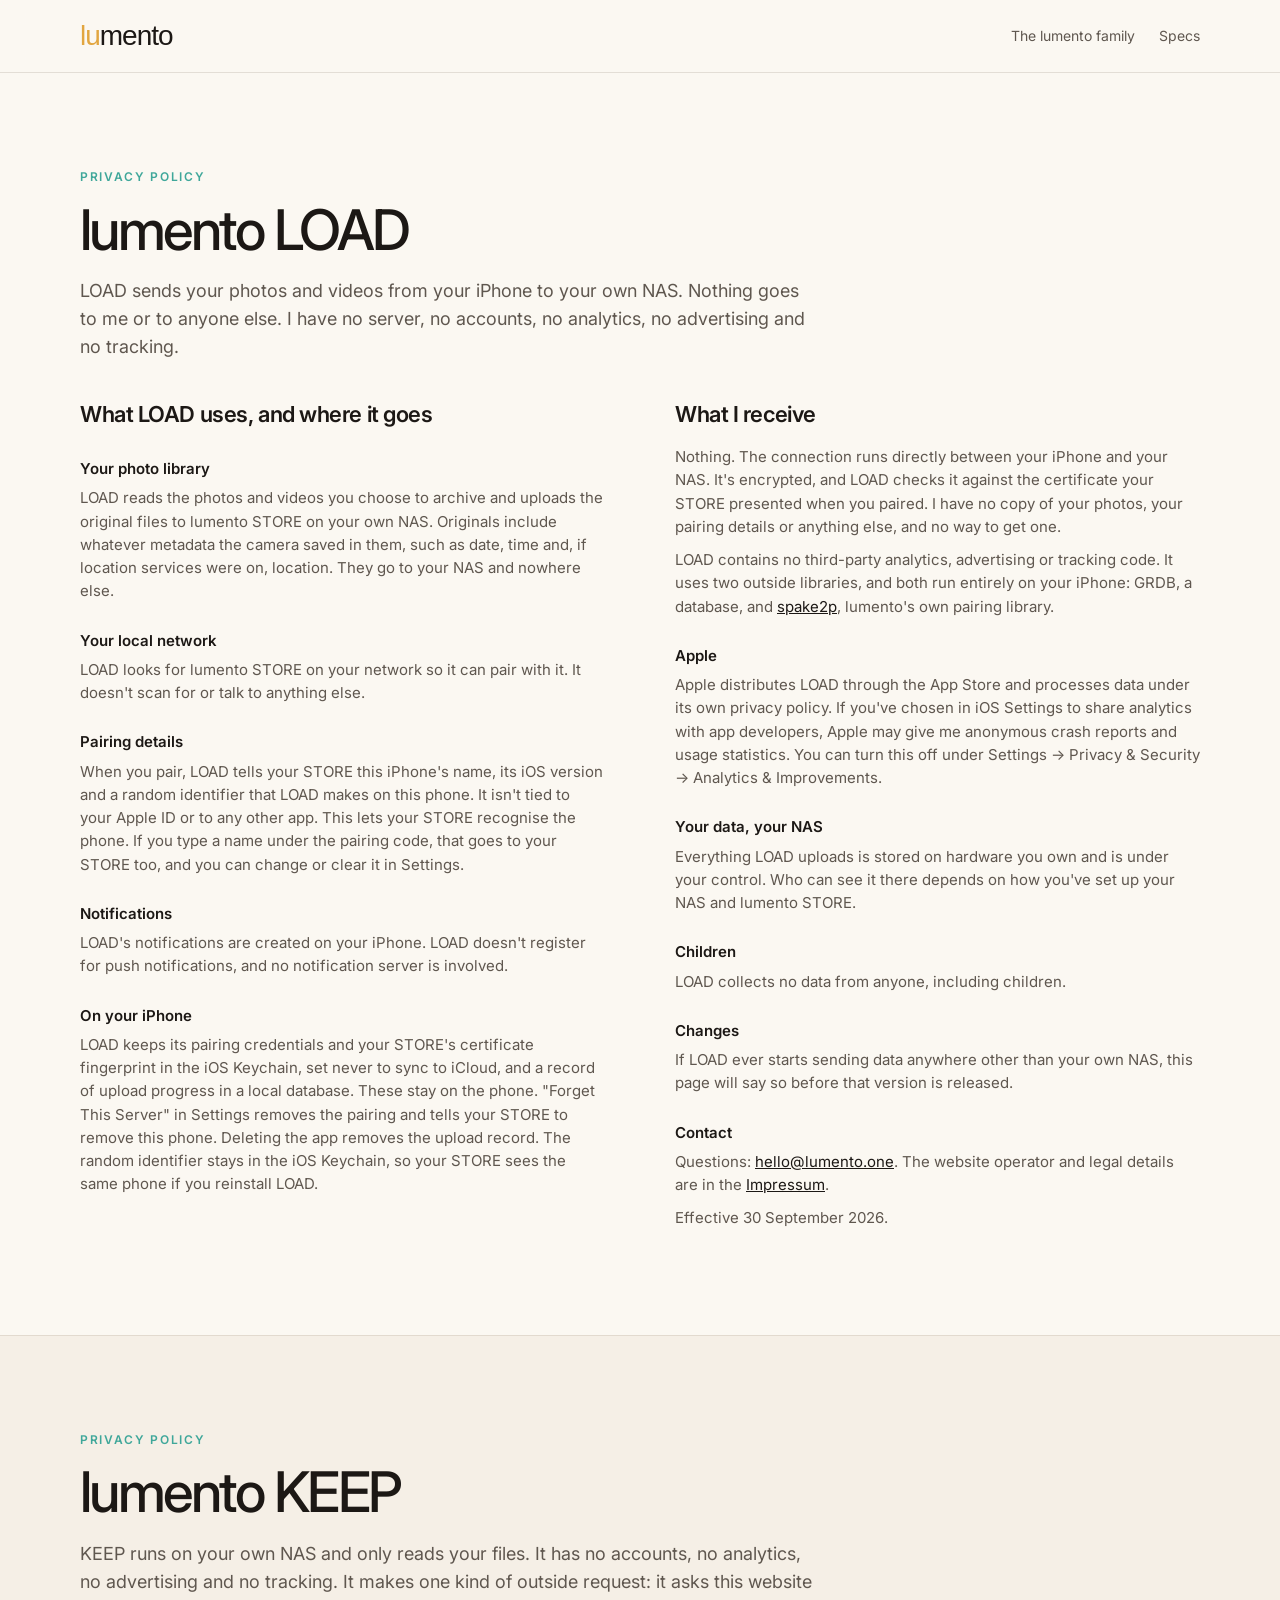
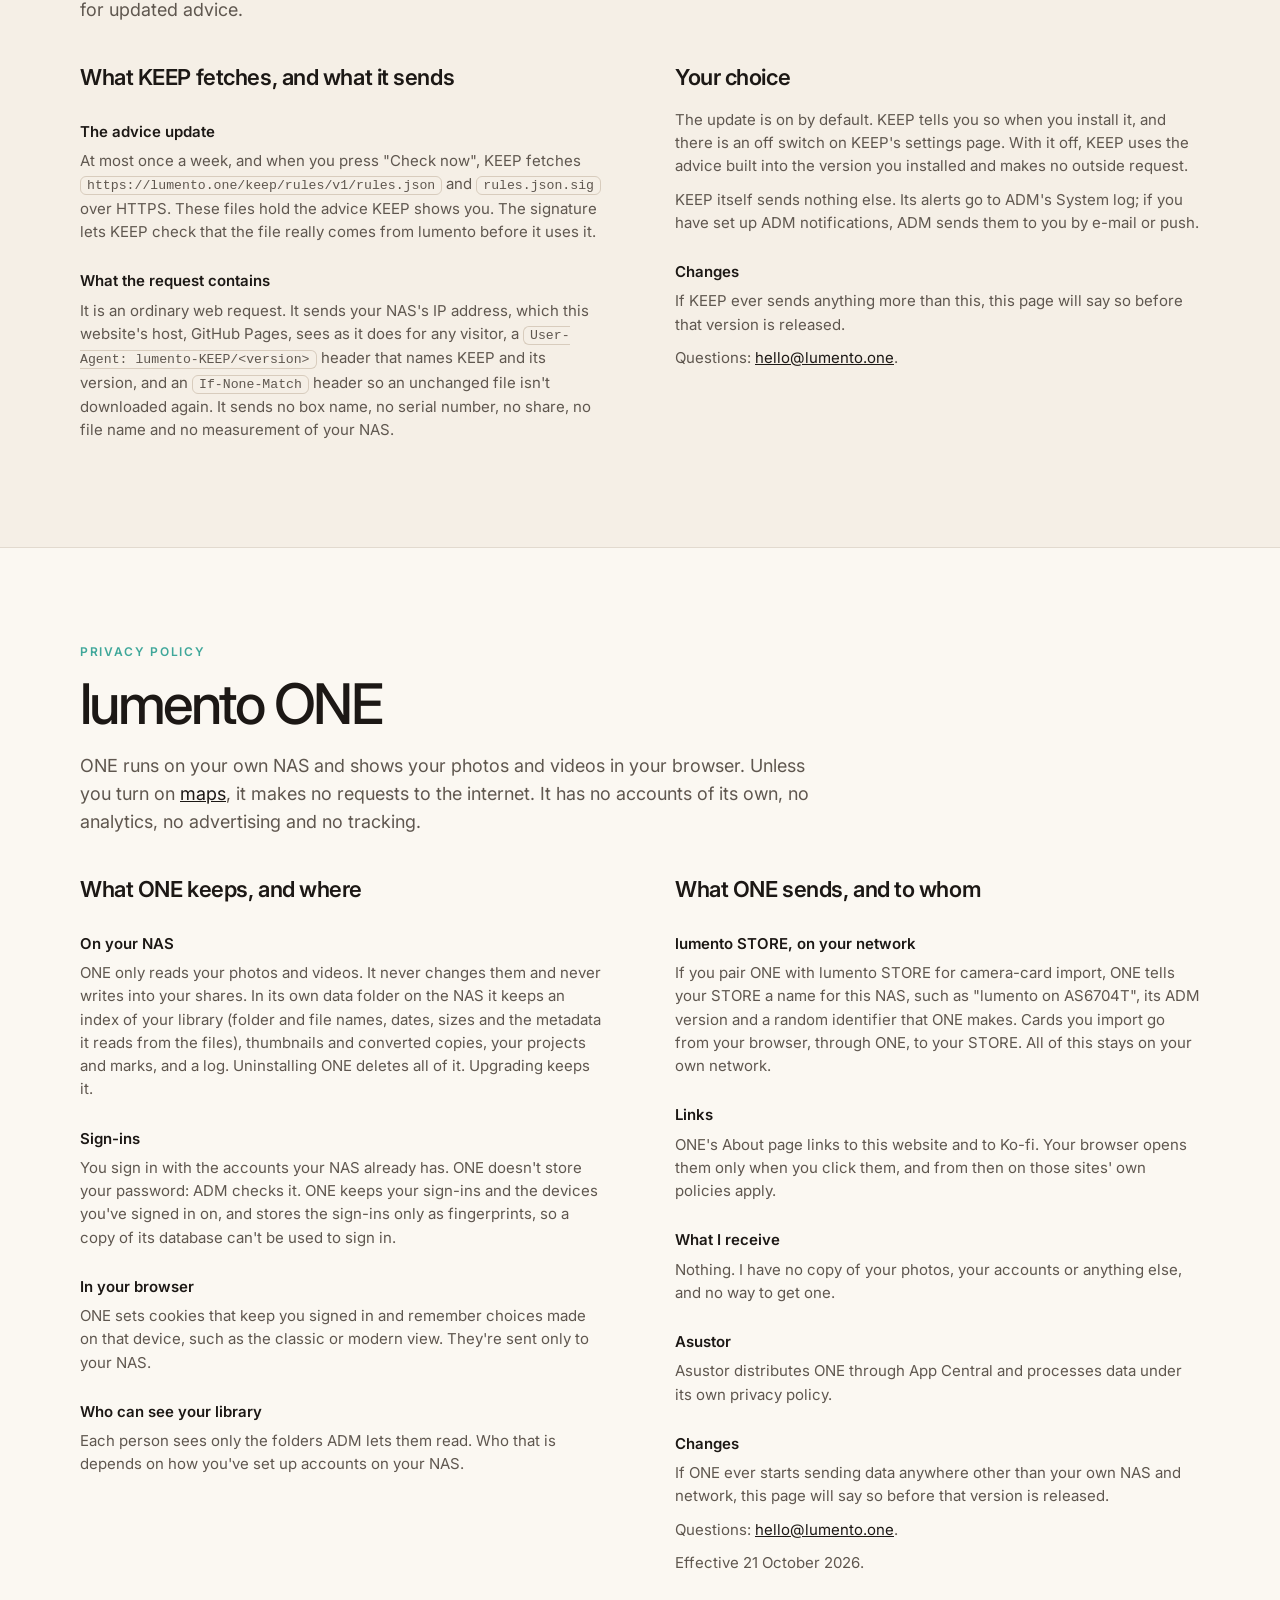
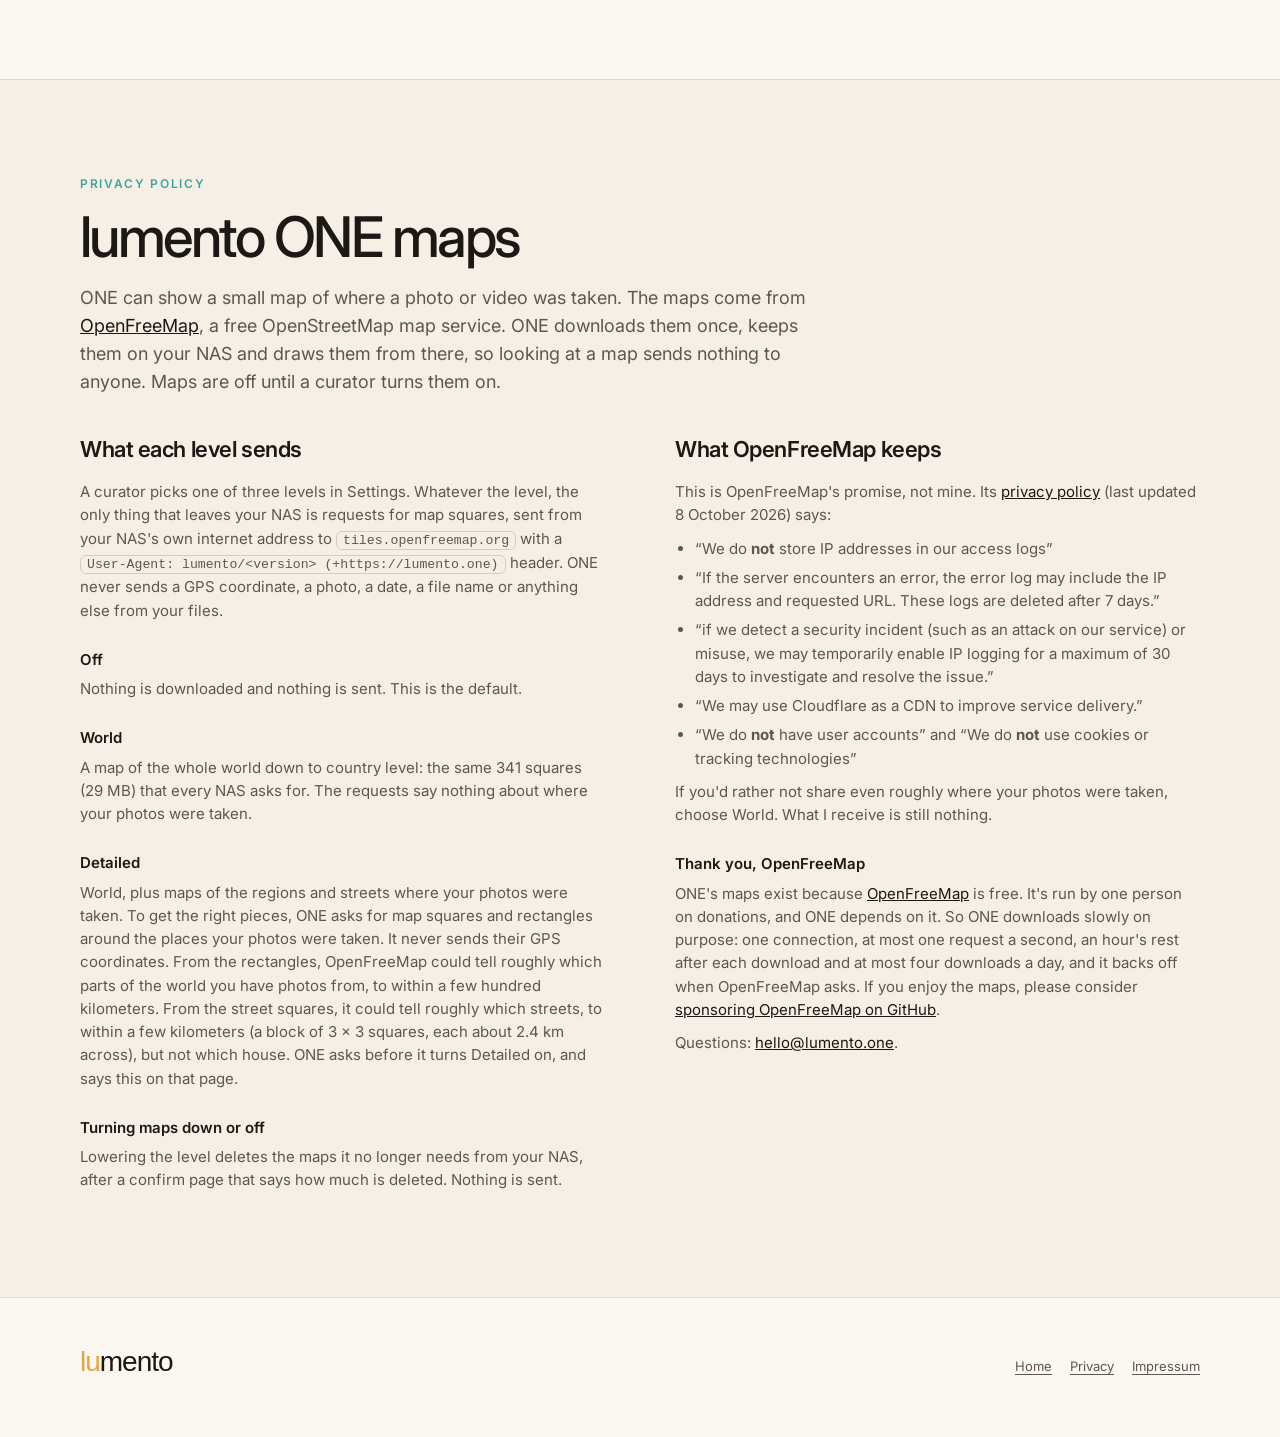
<file: privacy.html>
<!doctype html>
<html lang="en">
<head>
<meta charset="utf-8">
<meta name="viewport" content="width=device-width,initial-scale=1">
<meta name="description" content="Privacy policy for lumento LOAD, the iPhone app, and lumento KEEP and ONE, the NAS apps, including what ONE&rsquo;s maps send to OpenFreeMap.">
<title>Privacy — lumento LOAD, KEEP and ONE</title>
<link rel="preconnect" href="https://fonts.bunny.net">
<link rel="stylesheet" href="https://fonts.bunny.net/css2?family=Inter:wght@400;500;600;700&display=swap">
<link rel="stylesheet" href="styles.css">
</head>
<body>
<header>
  <div class="wrap">
    <nav>
      <a class="brand product-name" href="index.html">
        <span class="lu">lu</span><span class="mento">mento</span>
      </a>
      <a class="link" href="index.html#family">The lumento family</a>
      <a class="link" href="specs.html">Specs</a>
    </nav>
  </div>
</header>

<main>
<section class="section">
  <div class="wrap">
    <div class="kicker">Privacy policy</div>
    <h2>lumento LOAD</h2>
    <p class="intro">LOAD sends your photos and videos from your iPhone to your own NAS. Nothing goes to me or to anyone else. I have no server, no accounts, no analytics, no advertising and no tracking.</p>

    <div class="legal">
      <section>
        <h3>What LOAD uses, and where it goes</h3>

        <h4>Your photo library</h4>
        <p>LOAD reads the photos and videos you choose to archive and uploads the original files to lumento STORE on your own NAS. Originals include whatever metadata the camera saved in them, such as date, time and, if location services were on, location. They go to your NAS and nowhere else.</p>

        <h4>Your local network</h4>
        <p>LOAD looks for lumento STORE on your network so it can pair with it. It doesn't scan for or talk to anything else.</p>

        <h4>Pairing details</h4>
        <p>When you pair, LOAD tells your STORE this iPhone's name, its iOS version and a random identifier that LOAD makes on this phone.  It isn't tied to your Apple ID or to any other app. This lets your STORE recognise the phone. If you type a name under the pairing code, that goes to your STORE too, and you can change or clear it in Settings.</p>

        <h4>Notifications</h4>
        <p>LOAD's notifications are created on your iPhone. LOAD doesn't register for push notifications, and no notification server is involved.</p>

        <h4>On your iPhone</h4>
        <p>LOAD keeps its pairing credentials and your STORE's certificate fingerprint in the iOS Keychain, set never to sync to iCloud, and a record of upload progress in a local database. These stay on the phone. "Forget This Server" in Settings removes the pairing and tells your STORE to remove this phone.  Deleting the app removes the upload record.  The random identifier stays in the iOS Keychain, so your STORE sees the same phone if you reinstall LOAD.</p>
      </section>

      <section>
        <h3>What I receive</h3>
        <p>Nothing. The connection runs directly between your iPhone and your NAS. It's encrypted, and LOAD checks it against the certificate your STORE presented when you paired. I have no copy of your photos, your pairing details or anything else, and no way to get one.</p>
        <p>LOAD contains no third-party analytics, advertising or tracking code. It uses two outside libraries, and both run entirely on your iPhone: GRDB, a database, and <a href="https://github.com/9Reg/spake2p">spake2p</a>, lumento's own pairing library.</p>

        <h4>Apple</h4>
        <p>Apple distributes LOAD through the App Store and processes data under its own privacy policy. If you've chosen in iOS Settings to share analytics with app developers, Apple may give me anonymous crash reports and usage statistics. You can turn this off under Settings → Privacy &amp; Security → Analytics &amp; Improvements.</p>

        <h4>Your data, your NAS</h4>
        <p>Everything LOAD uploads is stored on hardware you own and is under your control. Who can see it there depends on how you've set up your NAS and lumento STORE.</p>

        <h4>Children</h4>
        <p>LOAD collects no data from anyone, including children.</p>

        <h4>Changes</h4>
        <p>If LOAD ever starts sending data anywhere other than your own NAS, this page will say so before that version is released.</p>

        <h4>Contact</h4>
        <p>Questions: <a href="mailto:hello@lumento.one">hello@lumento.one</a>. The website operator and legal details are in the <a href="impressum.html">Impressum</a>.</p>

        <p>Effective 30 September 2026.</p>
      </section>
    </div>
  </div>
</section>

<section class="section alt">
  <div class="wrap">
    <div class="kicker">Privacy policy</div>
    <h2>lumento KEEP</h2>
    <p class="intro">KEEP runs on your own NAS and only reads your files. It has no accounts, no analytics, no advertising and no tracking. It makes one kind of outside request: it asks this website for updated advice.</p>

    <div class="legal">
      <section>
        <h3>What KEEP fetches, and what it sends</h3>

        <h4>The advice update</h4>
        <p>At most once a week, and when you press "Check now", KEEP fetches <code>https://lumento.one/keep/rules/v1/rules.json</code> and <code>rules.json.sig</code> over HTTPS. These files hold the advice KEEP shows you. The signature lets KEEP check that the file really comes from lumento before it uses it.</p>

        <h4>What the request contains</h4>
        <p>It is an ordinary web request. It sends your NAS's IP address, which this website's host, GitHub Pages, sees as it does for any visitor, a <code>User-Agent: lumento-KEEP/&lt;version&gt;</code> header that names KEEP and its version, and an <code>If-None-Match</code> header so an unchanged file isn't downloaded again. It sends no box name, no serial number, no share, no file name and no measurement of your NAS.</p>
      </section>

      <section>
        <h3>Your choice</h3>
        <p>The update is on by default. KEEP tells you so when you install it, and there is an off switch on KEEP's settings page. With it off, KEEP uses the advice built into the version you installed and makes no outside request.</p>
        <p>KEEP itself sends nothing else. Its alerts go to ADM's System log; if you have set up ADM notifications, ADM sends them to you by e-mail or push.</p>

        <h4>Changes</h4>
        <p>If KEEP ever sends anything more than this, this page will say so before that version is released.</p>

        <p>Questions: <a href="mailto:hello@lumento.one">hello@lumento.one</a>.</p>
      </section>
    </div>
  </div>
</section>
<section class="section" id="one">
  <div class="wrap">
    <div class="kicker">Privacy policy</div>
    <h2>lumento ONE</h2>
    <p class="intro">ONE runs on your own NAS and shows your photos and videos in your browser. Unless you turn on <a href="#one-maps">maps</a>, it makes no requests to the internet. It has no accounts of its own, no analytics, no advertising and no tracking.</p>

    <div class="legal">
      <section>
        <h3>What ONE keeps, and where</h3>

        <h4>On your NAS</h4>
        <p>ONE only reads your photos and videos. It never changes them and never writes into your shares. In its own data folder on the NAS it keeps an index of your library (folder and file names, dates, sizes and the metadata it reads from the files), thumbnails and converted copies, your projects and marks, and a log. Uninstalling ONE deletes all of it. Upgrading keeps it.</p>

        <h4>Sign-ins</h4>
        <p>You sign in with the accounts your NAS already has. ONE doesn't store your password: ADM checks it. ONE keeps your sign-ins and the devices you've signed in on, and stores the sign-ins only as fingerprints, so a copy of its database can't be used to sign in.</p>

        <h4>In your browser</h4>
        <p>ONE sets cookies that keep you signed in and remember choices made on that device, such as the classic or modern view. They're sent only to your NAS.</p>

        <h4>Who can see your library</h4>
        <p>Each person sees only the folders ADM lets them read. Who that is depends on how you've set up accounts on your NAS.</p>
      </section>

      <section>
        <h3>What ONE sends, and to whom</h3>

        <h4>lumento STORE, on your network</h4>
        <p>If you pair ONE with lumento STORE for camera-card import, ONE tells your STORE a name for this NAS, such as "lumento on AS6704T", its ADM version and a random identifier that ONE makes. Cards you import go from your browser, through ONE, to your STORE. All of this stays on your own network.</p>

        <h4>Links</h4>
        <p>ONE's About page links to this website and to Ko-fi. Your browser opens them only when you click them, and from then on those sites' own policies apply.</p>

        <h4>What I receive</h4>
        <p>Nothing. I have no copy of your photos, your accounts or anything else, and no way to get one.</p>

        <h4>Asustor</h4>
        <p>Asustor distributes ONE through App Central and processes data under its own privacy policy.</p>

        <h4>Changes</h4>
        <p>If ONE ever starts sending data anywhere other than your own NAS and network, this page will say so before that version is released.</p>

        <p>Questions: <a href="mailto:hello@lumento.one">hello@lumento.one</a>.</p>

        <p>Effective 21 October 2026.</p>
      </section>
    </div>
  </div>
</section>
<section class="section alt" id="one-maps">
  <div class="wrap">
    <div class="kicker">Privacy policy</div>
    <h2>lumento ONE maps</h2>
    <p class="intro">ONE can show a small map of where a photo or video was taken. The maps come from <a href="https://openfreemap.org/">OpenFreeMap</a>, a free OpenStreetMap map service. ONE downloads them once, keeps them on your NAS and draws them from there, so looking at a map sends nothing to anyone. Maps are off until a curator turns them on.</p>

    <div class="legal">
      <section>
        <h3>What each level sends</h3>
        <p>A curator picks one of three levels in Settings. Whatever the level, the only thing that leaves your NAS is requests for map squares, sent from your NAS's own internet address to <code>tiles.openfreemap.org</code> with a <code>User-Agent: lumento/&lt;version&gt; (+https://lumento.one)</code> header. ONE never sends a GPS coordinate, a photo, a date, a file name or anything else from your files.</p>

        <h4>Off</h4>
        <p>Nothing is downloaded and nothing is sent. This is the default.</p>

        <h4>World</h4>
        <p>A map of the whole world down to country level: the same 341 squares (29 MB) that every NAS asks for. The requests say nothing about where your photos were taken.</p>

        <h4>Detailed</h4>
        <p>World, plus maps of the regions and streets where your photos were taken. To get the right pieces, ONE asks for map squares and rectangles around the places your photos were taken. It never sends their GPS coordinates. From the rectangles, OpenFreeMap could tell roughly which parts of the world you have photos from, to within a few hundred kilometers. From the street squares, it could tell roughly which streets, to within a few kilometers (a block of 3 &times; 3 squares, each about 2.4 km across), but not which house. ONE asks before it turns Detailed on, and says this on that page.</p>

        <h4>Turning maps down or off</h4>
        <p>Lowering the level deletes the maps it no longer needs from your NAS, after a confirm page that says how much is deleted. Nothing is sent.</p>
      </section>

      <section>
        <h3>What OpenFreeMap keeps</h3>
        <p>This is OpenFreeMap's promise, not mine. Its <a href="https://openfreemap.org/privacy/">privacy policy</a> (last updated 8 October 2026) says:</p>
        <ul>
          <li>&ldquo;We do <strong>not</strong> store IP addresses in our access logs&rdquo;</li>
          <li>&ldquo;If the server encounters an error, the error log may include the IP address and requested URL. These logs are deleted after 7 days.&rdquo;</li>
          <li>&ldquo;if we detect a security incident (such as an attack on our service) or misuse, we may temporarily enable IP logging for a maximum of 30 days to investigate and resolve the issue.&rdquo;</li>
          <li>&ldquo;We may use Cloudflare as a CDN to improve service delivery.&rdquo;</li>
          <li>&ldquo;We do <strong>not</strong> have user accounts&rdquo; and &ldquo;We do <strong>not</strong> use cookies or tracking technologies&rdquo;</li>
        </ul>
        <p>If you'd rather not share even roughly where your photos were taken, choose World. What I receive is still nothing.</p>

        <h4>Thank you, OpenFreeMap</h4>
        <p>ONE's maps exist because <a href="https://openfreemap.org/">OpenFreeMap</a> is free. It's run by one person on donations, and ONE depends on it. So ONE downloads slowly on purpose: one connection, at most one request a second, an hour's rest after each download and at most four downloads a day, and it backs off when OpenFreeMap asks. If you enjoy the maps, please consider <a href="https://github.com/sponsors/hyperknot">sponsoring OpenFreeMap on GitHub</a>.</p>

        <p>Questions: <a href="mailto:hello@lumento.one">hello@lumento.one</a>.</p>
      </section>
    </div>
  </div>
</section>
</main>

<footer>
  <div class="wrap foot">
    <div class="footer-brand">
      <div class="brand product-name">
        <span class="lu">lu</span><span class="mento">mento</span>
      </div>
    </div>
    <div class="foot-links">
      <a href="index.html">Home</a>
      <a href="privacy.html">Privacy</a>
      <a href="impressum.html">Impressum</a>
    </div>
  </div>
</footer>

</body>
</html>
</file>
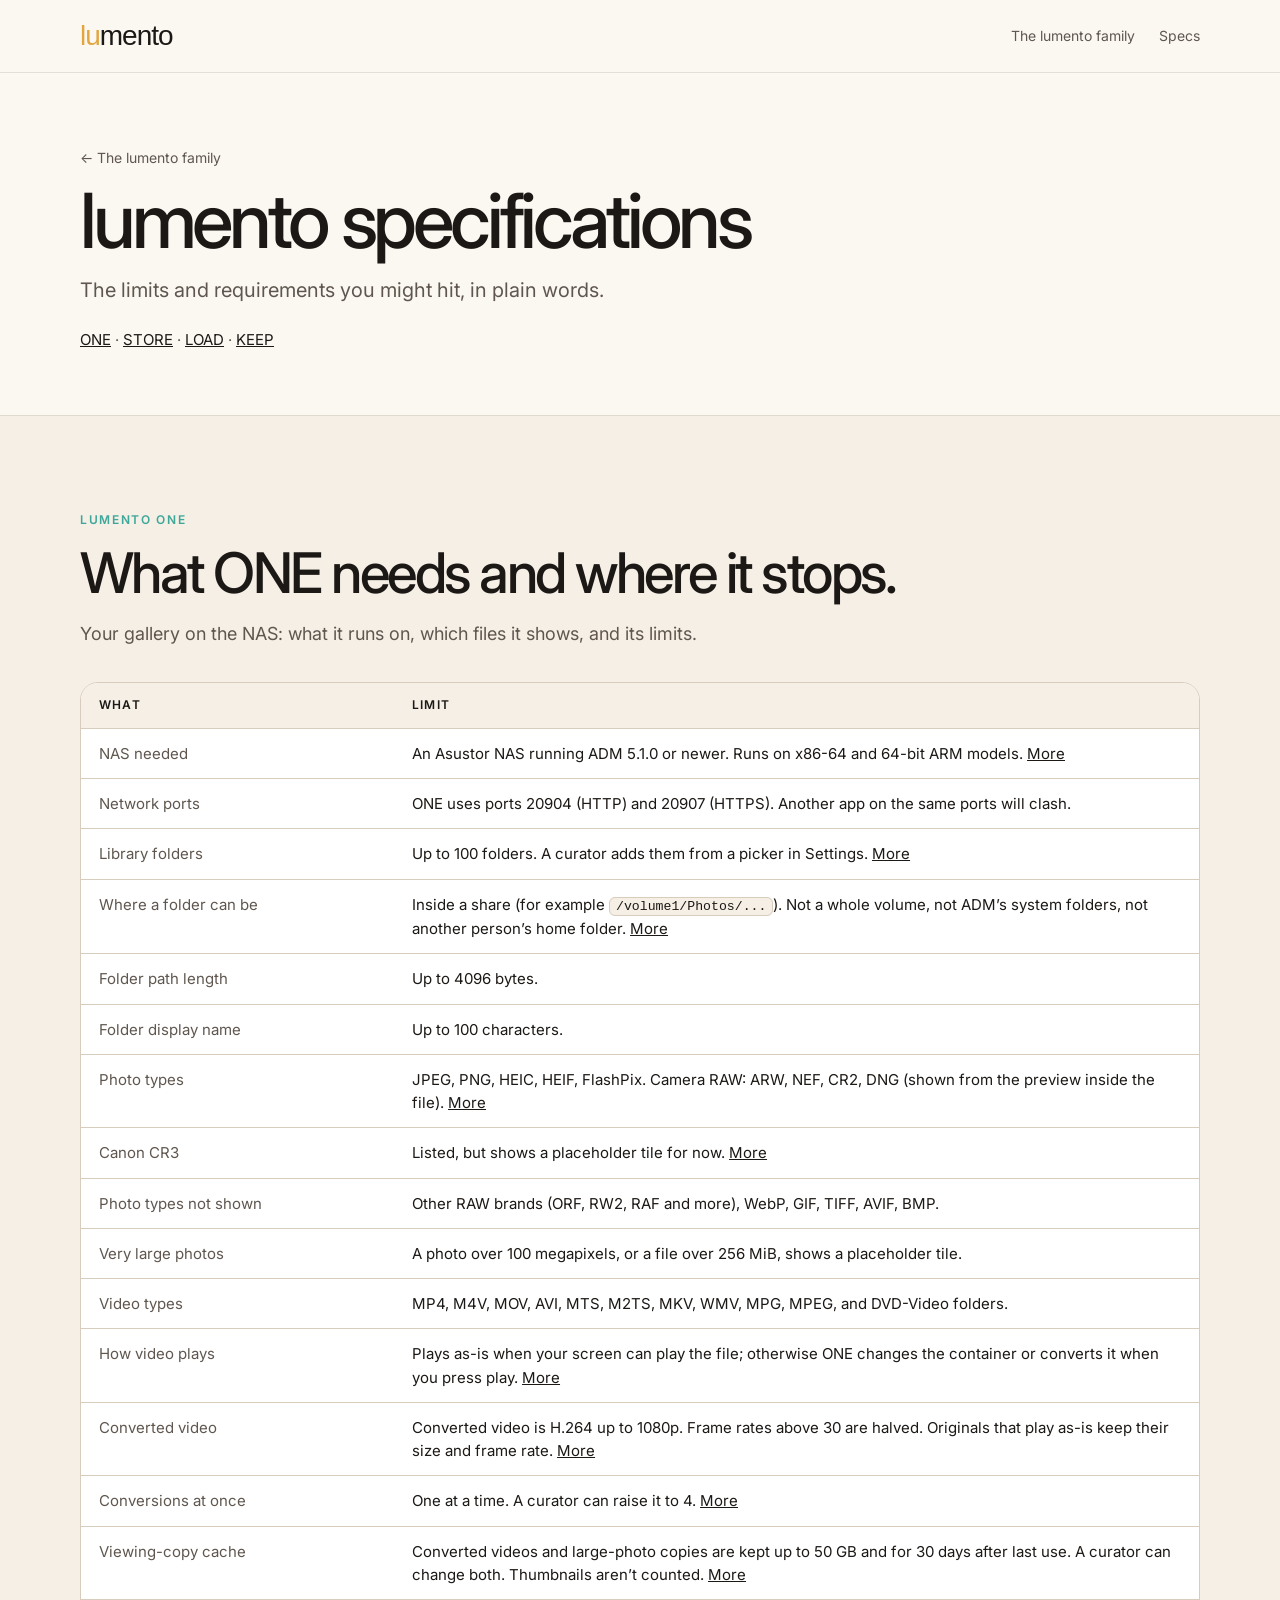
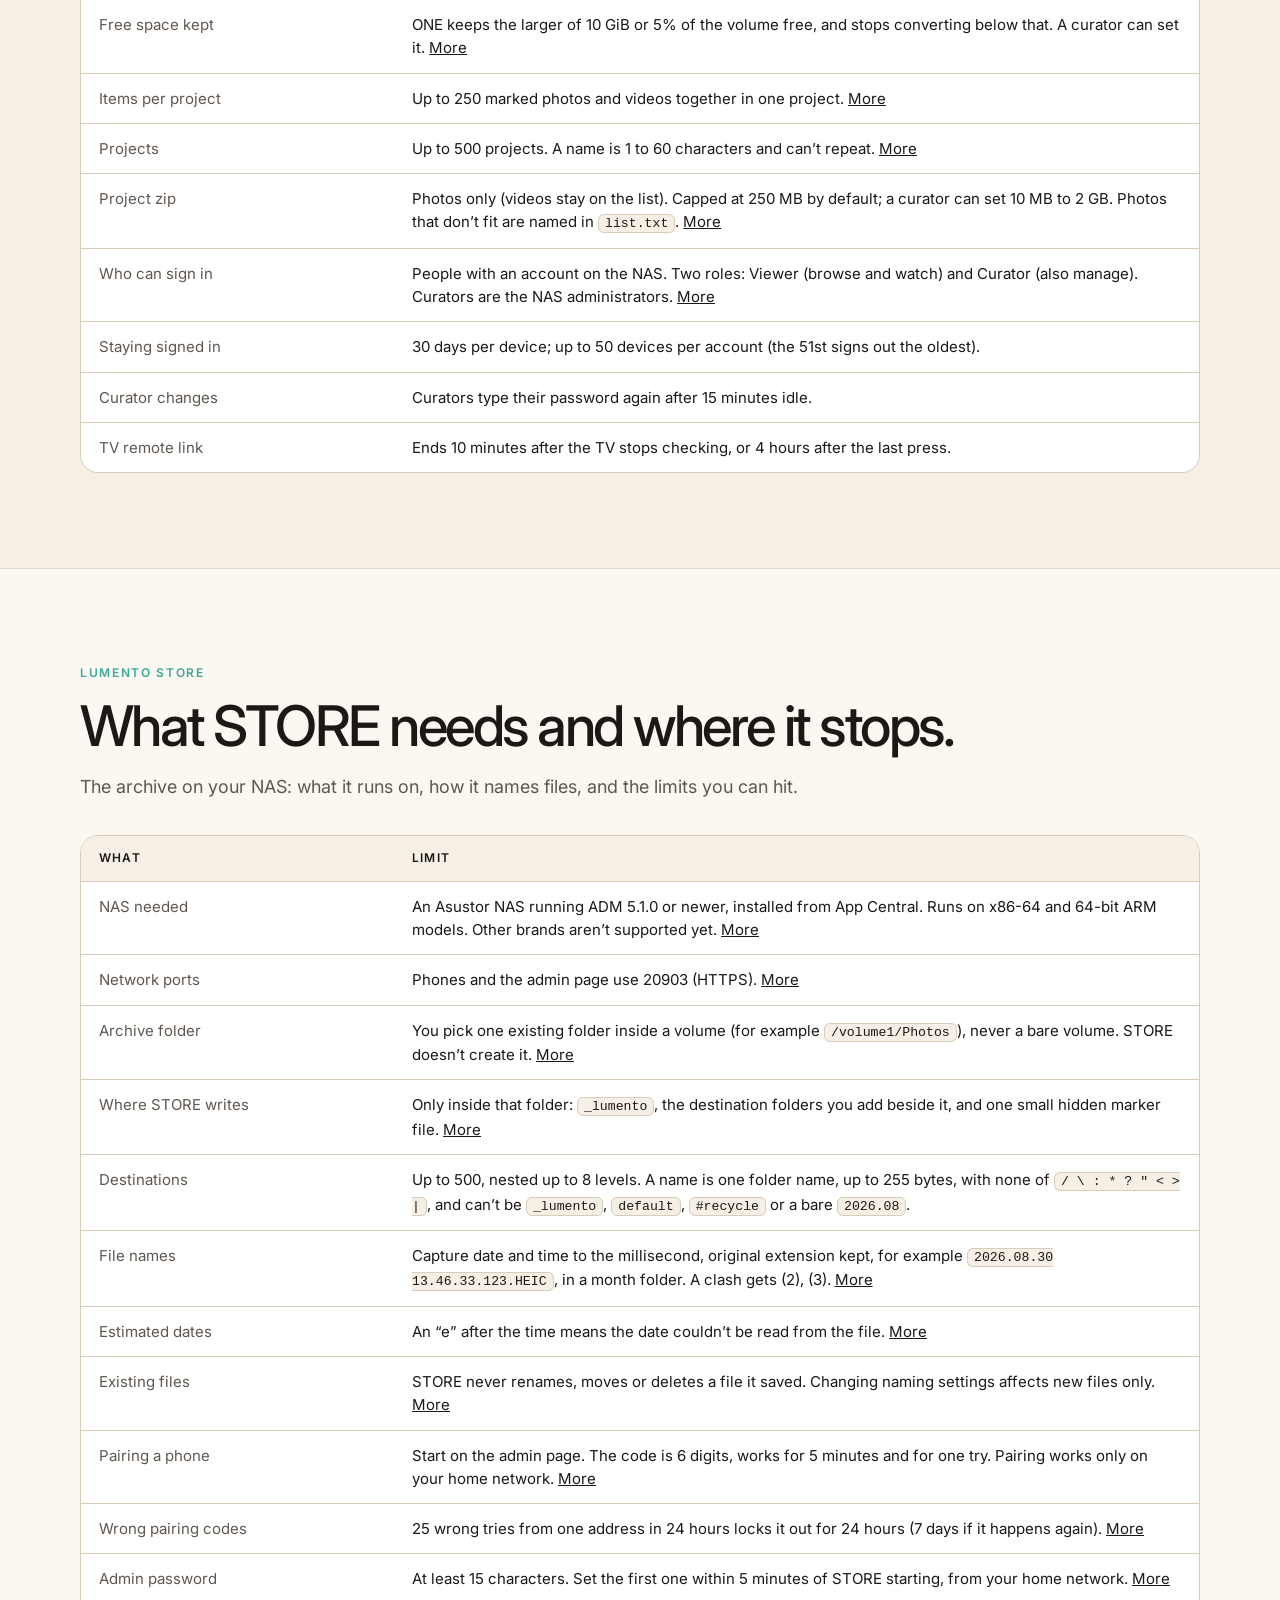
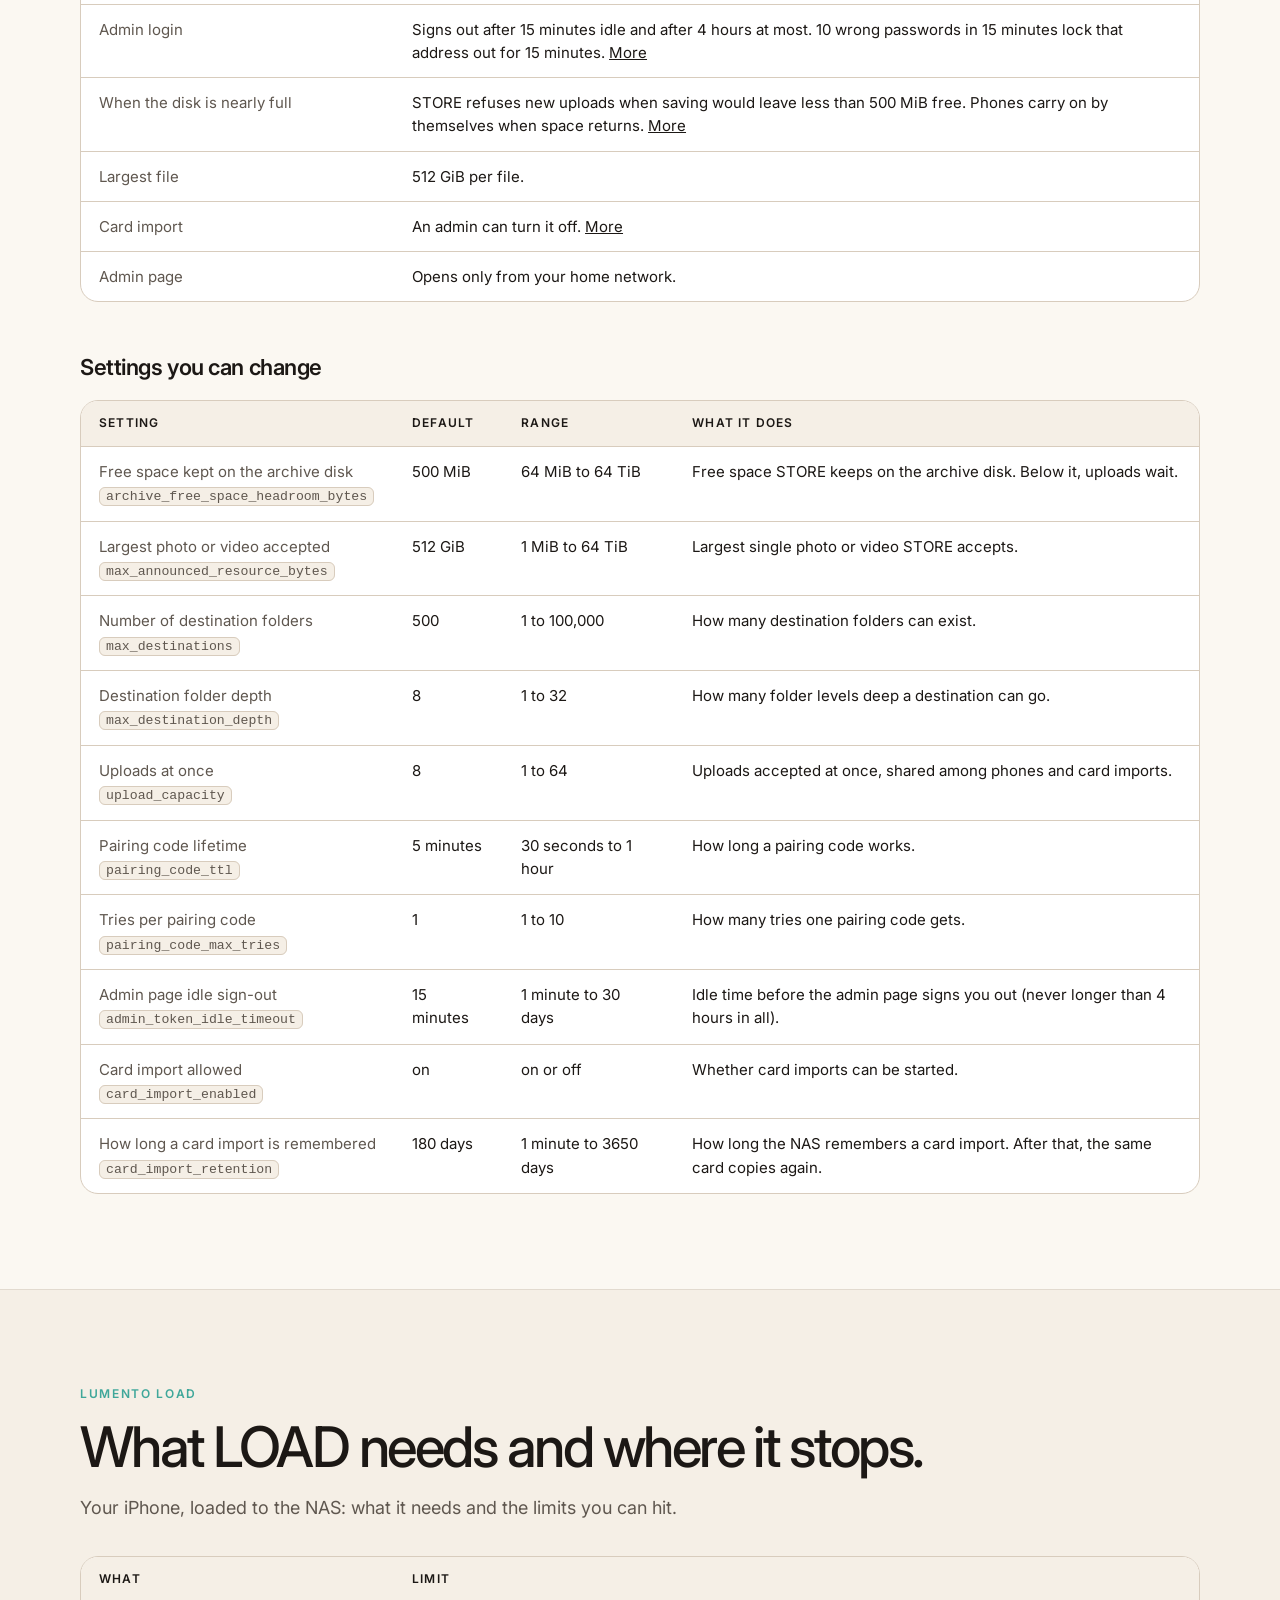
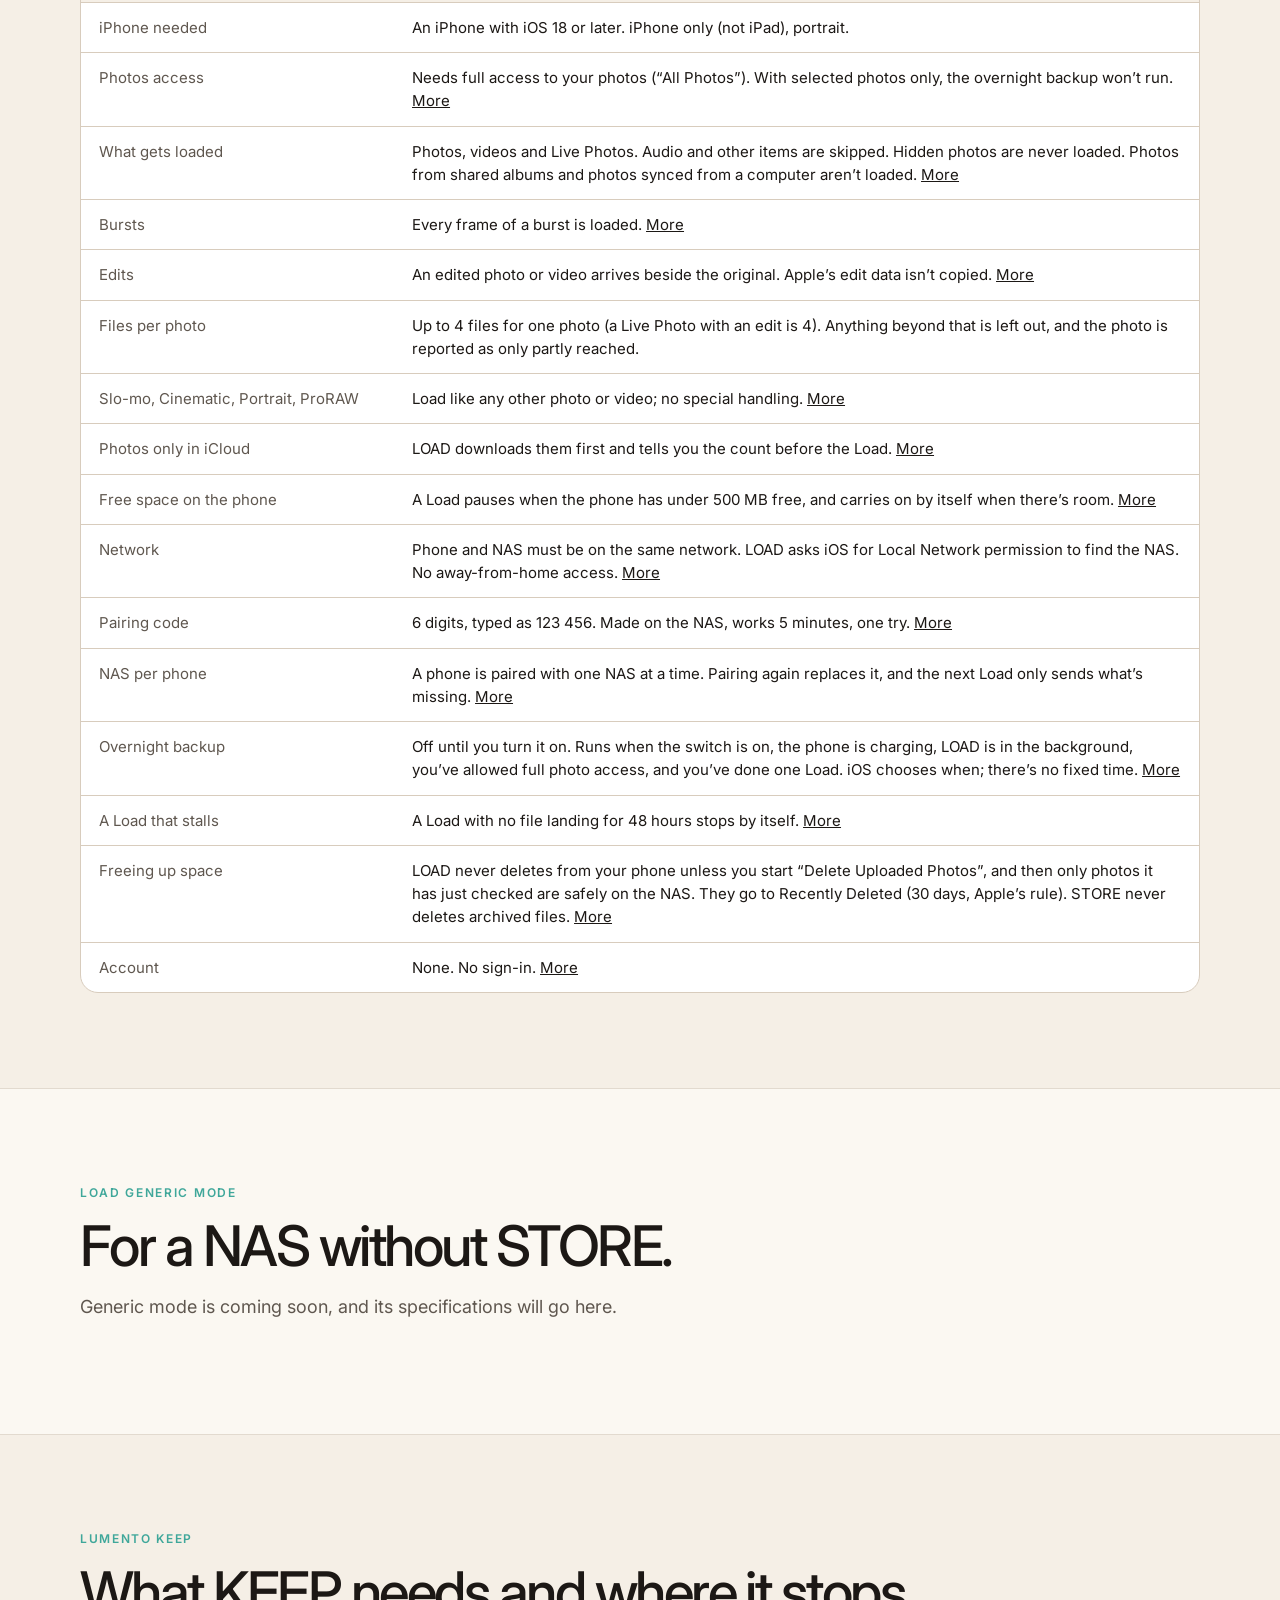
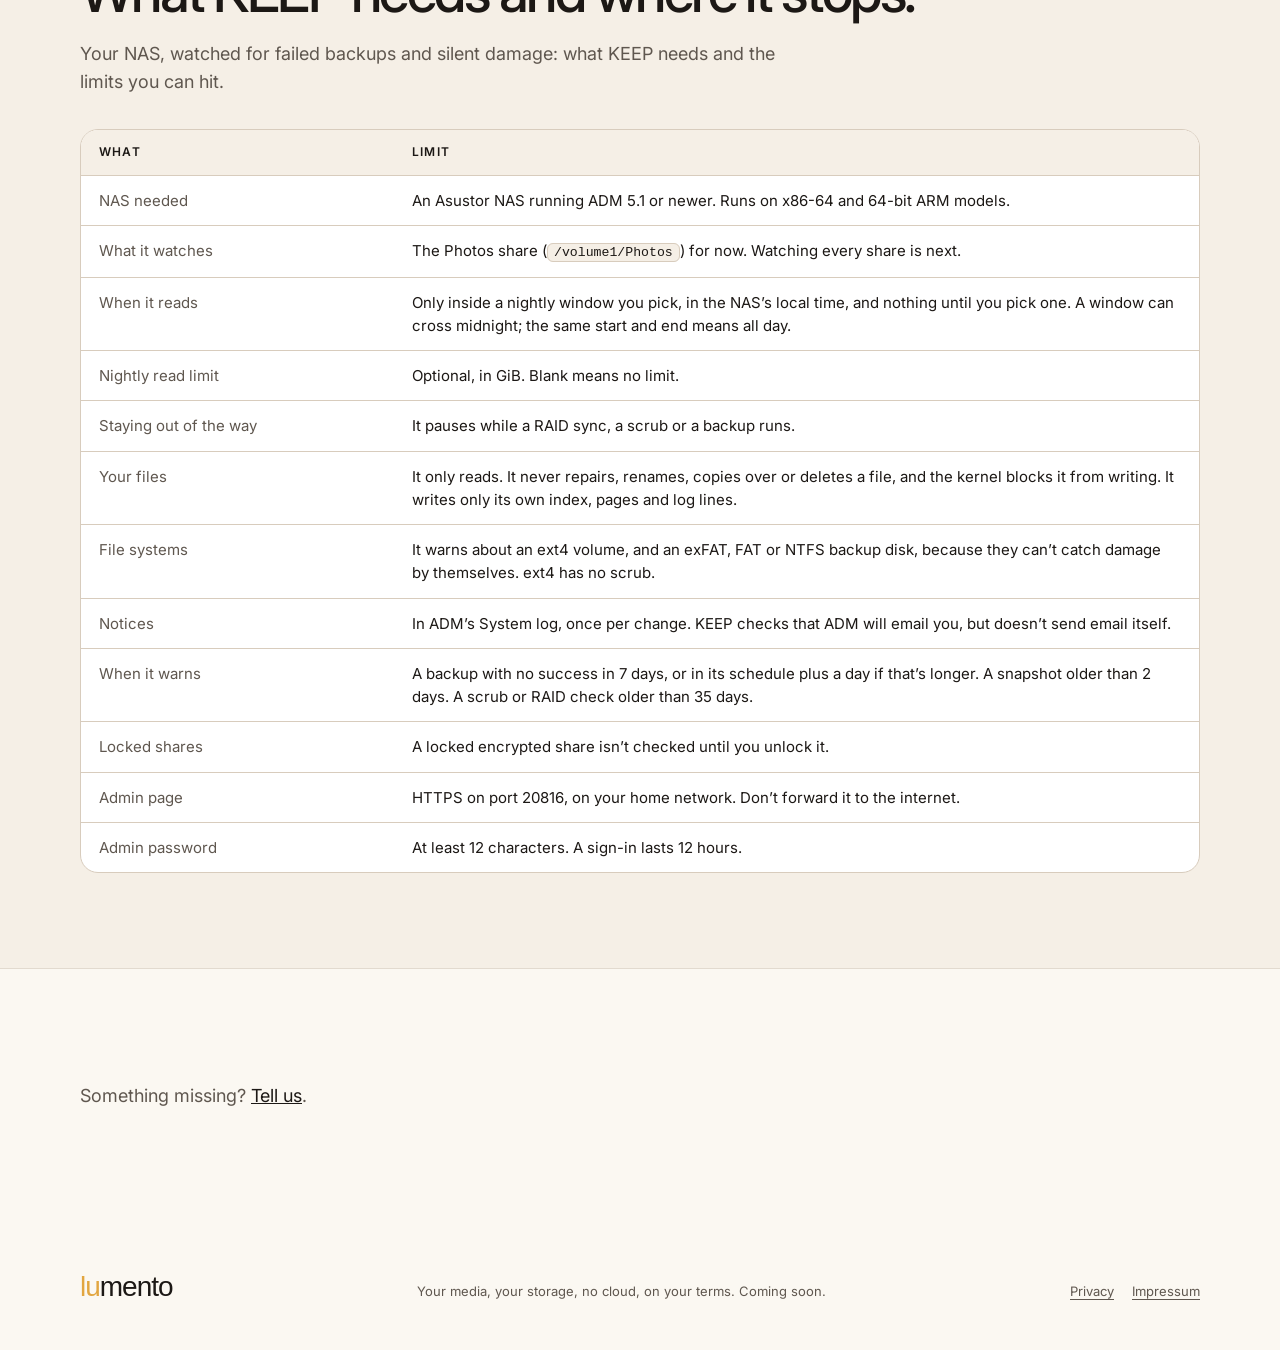
<file: specs.html>
<!doctype html>
<html lang="en">
<head>
<meta charset="utf-8">
<meta name="viewport" content="width=device-width,initial-scale=1">
<meta name="description" content="The limits and requirements of lumento ONE, STORE, LOAD and KEEP, in plain words.">
<title>lumento specifications</title>
<link rel="preconnect" href="https://fonts.bunny.net">
<link rel="stylesheet" href="https://fonts.bunny.net/css2?family=Inter:wght@400;500;600;700&display=swap">
<link rel="stylesheet" href="styles.css">
</head>
<body>
<header>
  <div class="wrap">
    <nav>
      <a class="brand product-name" href="index.html">
        <span class="lu">lu</span><span class="mento">mento</span>
      </a>
      <a class="link" href="index.html#family">The lumento family</a>
      <a class="link" href="specs.html">Specs</a>
    </nav>
  </div>
</header>

<main>
<section class="wrap p-hero plain">
  <div>
    <a class="crumb" href="index.html#family">← The lumento family</a>
    <h1>lumento specifications</h1>
    <p class="lede">The limits and requirements you might hit, in plain words.</p>
    <p class="jump"><a href="#one">ONE</a> · <a href="#store">STORE</a> · <a href="#load">LOAD</a> · <a href="#keep">KEEP</a></p>
  </div>
</section>

<section class="section alt" id="one">
  <div class="wrap">
    <div class="kicker">lumento ONE</div>
    <h2>What ONE needs and where it stops.</h2>
    <p class="intro">Your gallery on the NAS: what it runs on, which files it shows, and its limits.</p>
      <div class="table-wrap">
        <table class="compare">
          <thead><tr><th>What</th><th>Limit</th></tr></thead>
          <tbody>
            <tr id="one-nas"><td>NAS needed</td><td>An Asustor NAS running ADM 5.1.0 or newer. Runs on x86-64 and 64-bit ARM models. <a href="one-faq.html#arm">More</a></td></tr>
            <tr id="one-ports"><td>Network ports</td><td>ONE uses ports 20904 (HTTP) and 20907 (HTTPS). Another app on the same ports will clash.</td></tr>
            <tr id="one-folders"><td>Library folders</td><td>Up to 100 folders. A curator adds them from a picker in Settings. <a href="one-faq.html#folders">More</a></td></tr>
            <tr id="one-folder-rules"><td>Where a folder can be</td><td>Inside a share (for example <code>/volume1/Photos/...</code>). Not a whole volume, not ADM&rsquo;s system folders, not another person&rsquo;s home folder. <a href="one-faq.html#folders">More</a></td></tr>
            <tr id="one-folder-path"><td>Folder path length</td><td>Up to 4096 bytes.</td></tr>
            <tr id="one-folder-name"><td>Folder display name</td><td>Up to 100 characters.</td></tr>
            <tr id="one-photo-types"><td>Photo types</td><td>JPEG, PNG, HEIC, HEIF, FlashPix. Camera RAW: ARW, NEF, CR2, DNG (shown from the preview inside the file). <a href="one-faq.html#cr3">More</a></td></tr>
            <tr id="one-cr3"><td>Canon CR3</td><td>Listed, but shows a placeholder tile for now. <a href="one-faq.html#cr3">More</a></td></tr>
            <tr id="one-photo-other"><td>Photo types not shown</td><td>Other RAW brands (ORF, RW2, RAF and more), WebP, GIF, TIFF, AVIF, BMP.</td></tr>
            <tr id="one-photo-big"><td>Very large photos</td><td>A photo over 100 megapixels, or a file over 256 MiB, shows a placeholder tile.</td></tr>
            <tr id="one-video-types"><td>Video types</td><td>MP4, M4V, MOV, AVI, MTS, M2TS, MKV, WMV, MPG, MPEG, and DVD-Video folders.</td></tr>
            <tr id="one-video-play"><td>How video plays</td><td>Plays as-is when your screen can play the file; otherwise ONE changes the container or converts it when you press play. <a href="one-faq.html#preparing">More</a></td></tr>
            <tr id="one-video-cap"><td>Converted video</td><td>Converted video is H.264 up to 1080p. Frame rates above 30 are halved. Originals that play as-is keep their size and frame rate. <a href="one-faq.html#hdr">More</a></td></tr>
            <tr id="one-convert-slots"><td>Conversions at once</td><td>One at a time. A curator can raise it to 4. <a href="one-faq.html#one-at-a-time">More</a></td></tr>
            <tr id="one-cache"><td>Viewing-copy cache</td><td>Converted videos and large-photo copies are kept up to 50 GB and for 30 days after last use. A curator can change both. Thumbnails aren&rsquo;t counted. <a href="one-faq.html#cache">More</a></td></tr>
            <tr id="one-keepfree"><td>Free space kept</td><td>ONE keeps the larger of 10 GiB or 5% of the volume free, and stops converting below that. A curator can set it. <a href="one-faq.html#cache">More</a></td></tr>
            <tr id="one-mark-limit"><td>Items per project</td><td>Up to 250 marked photos and videos together in one project. <a href="one-faq.html#projects-size">More</a></td></tr>
            <tr id="one-projects"><td>Projects</td><td>Up to 500 projects. A name is 1 to 60 characters and can&rsquo;t repeat. <a href="one-faq.html#projects-size">More</a></td></tr>
            <tr id="one-zip"><td>Project zip</td><td>Photos only (videos stay on the list). Capped at 250 MB by default; a curator can set 10 MB to 2 GB. Photos that don&rsquo;t fit are named in <code>list.txt</code>. <a href="one-faq.html#projects-zip">More</a></td></tr>
            <tr id="one-accounts"><td>Who can sign in</td><td>People with an account on the NAS. Two roles: Viewer (browse and watch) and Curator (also manage). Curators are the NAS administrators. <a href="one-faq.html#who-sees-what">More</a></td></tr>
            <tr id="one-session"><td>Staying signed in</td><td>30 days per device; up to 50 devices per account (the 51st signs out the oldest).</td></tr>
            <tr id="one-reask"><td>Curator changes</td><td>Curators type their password again after 15 minutes idle.</td></tr>
            <tr id="one-tv"><td>TV remote link</td><td>Ends 10 minutes after the TV stops checking, or 4 hours after the last press.</td></tr>
          </tbody>
        </table>
      </div>
  </div>
</section>

<section class="section" id="store">
  <div class="wrap">
    <div class="kicker">lumento STORE</div>
    <h2>What STORE needs and where it stops.</h2>
    <p class="intro">The archive on your NAS: what it runs on, how it names files, and the limits you can hit.</p>
      <div class="table-wrap">
        <table class="compare">
          <thead><tr><th>What</th><th>Limit</th></tr></thead>
          <tbody>
            <tr id="store-nas"><td>NAS needed</td><td>An Asustor NAS running ADM 5.1.0 or newer, installed from App Central. Runs on x86-64 and 64-bit ARM models. Other brands aren&rsquo;t supported yet. <a href="store-faq.html#which-nas">More</a></td></tr>
            <tr id="store-ports"><td>Network ports</td><td>Phones and the admin page use 20903 (HTTPS). <a href="store-faq.html#admin-page-port">More</a></td></tr>
            <tr id="store-folder"><td>Archive folder</td><td>You pick one existing folder inside a volume (for example <code>/volume1/Photos</code>), never a bare volume. STORE doesn&rsquo;t create it. <a href="store-faq.html#archive-folder">More</a></td></tr>
            <tr id="store-writes"><td>Where STORE writes</td><td>Only inside that folder: <code>_lumento</code>, the destination folders you add beside it, and one small hidden marker file. <a href="store-faq.html#hidden-files">More</a></td></tr>
            <tr id="store-destinations"><td>Destinations</td><td>Up to 500, nested up to 8 levels. A name is one folder name, up to 255 bytes, with none of <code>/ \ : * ? &quot; &lt; &gt; |</code>, and can&rsquo;t be <code>_lumento</code>, <code>default</code>, <code>#recycle</code> or a bare <code>2026.08</code>.</td></tr>
            <tr id="store-names"><td>File names</td><td>Capture date and time to the millisecond, original extension kept, for example <code>2026.08.30 13.46.33.123.HEIC</code>, in a month folder. A clash gets (2), (3). <a href="store-faq.html#file-names">More</a></td></tr>
            <tr id="store-estimated"><td>Estimated dates</td><td>An &ldquo;e&rdquo; after the time means the date couldn&rsquo;t be read from the file. <a href="store-faq.html#estimated-date">More</a></td></tr>
            <tr id="store-never"><td>Existing files</td><td>STORE never renames, moves or deletes a file it saved. Changing naming settings affects new files only. <a href="store-faq.html#move-or-delete">More</a></td></tr>
            <tr id="store-pairing"><td>Pairing a phone</td><td>Start on the admin page. The code is 6 digits, works for 5 minutes and for one try. Pairing works only on your home network. <a href="store-faq.html#pairing-code">More</a></td></tr>
            <tr id="store-lockout"><td>Wrong pairing codes</td><td>25 wrong tries from one address in 24 hours locks it out for 24 hours (7 days if it happens again). <a href="store-faq.html#pairing-code">More</a></td></tr>
            <tr id="store-password"><td>Admin password</td><td>At least 15 characters. Set the first one within 5 minutes of STORE starting, from your home network. <a href="store-faq.html#password-wont-set">More</a></td></tr>
            <tr id="store-login"><td>Admin login</td><td>Signs out after 15 minutes idle and after 4 hours at most. 10 wrong passwords in 15 minutes lock that address out for 15 minutes. <a href="store-faq.html#forgot-password">More</a></td></tr>
            <tr id="store-disk-full"><td>When the disk is nearly full</td><td>STORE refuses new uploads when saving would leave less than 500 MiB free. Phones carry on by themselves when space returns. <a href="store-faq.html#out-of-space">More</a></td></tr>
            <tr id="store-bigfile"><td>Largest file</td><td>512 GiB per file.</td></tr>
            <tr id="store-card"><td>Card import</td><td>An admin can turn it off. <a href="store-faq.html#card-who">More</a></td></tr>
            <tr id="store-admin-home"><td>Admin page</td><td>Opens only from your home network.</td></tr>
          </tbody>
        </table>
      </div>
      <h3 class="spec-sub" id="store-settings">Settings you can change</h3>
      <div class="table-wrap">
        <table class="compare">
          <thead><tr><th>Setting</th><th>Default</th><th>Range</th><th>What it does</th></tr></thead>
          <tbody>
            <tr id="store-set-headroom"><td>Free space kept on the archive disk<br><code>archive_free_space_headroom_bytes</code></td><td data-label="Default">500 MiB</td><td data-label="Range">64 MiB to 64 TiB</td><td data-label="What it does">Free space STORE keeps on the archive disk. Below it, uploads wait.</td></tr>
            <tr id="store-set-bigfile"><td>Largest photo or video accepted<br><code>max_announced_resource_bytes</code></td><td data-label="Default">512 GiB</td><td data-label="Range">1 MiB to 64 TiB</td><td data-label="What it does">Largest single photo or video STORE accepts.</td></tr>
            <tr id="store-set-destinations"><td>Number of destination folders<br><code>max_destinations</code></td><td data-label="Default">500</td><td data-label="Range">1 to 100,000</td><td data-label="What it does">How many destination folders can exist.</td></tr>
            <tr id="store-set-depth"><td>Destination folder depth<br><code>max_destination_depth</code></td><td data-label="Default">8</td><td data-label="Range">1 to 32</td><td data-label="What it does">How many folder levels deep a destination can go.</td></tr>
            <tr id="store-set-uploads"><td>Uploads at once<br><code>upload_capacity</code></td><td data-label="Default">8</td><td data-label="Range">1 to 64</td><td data-label="What it does">Uploads accepted at once, shared among phones and card imports.</td></tr>
            <tr id="store-set-code-ttl"><td>Pairing code lifetime<br><code>pairing_code_ttl</code></td><td data-label="Default">5 minutes</td><td data-label="Range">30 seconds to 1 hour</td><td data-label="What it does">How long a pairing code works.</td></tr>
            <tr id="store-set-code-tries"><td>Tries per pairing code<br><code>pairing_code_max_tries</code></td><td data-label="Default">1</td><td data-label="Range">1 to 10</td><td data-label="What it does">How many tries one pairing code gets.</td></tr>
            <tr id="store-set-idle"><td>Admin page idle sign-out<br><code>admin_token_idle_timeout</code></td><td data-label="Default">15 minutes</td><td data-label="Range">1 minute to 30 days</td><td data-label="What it does">Idle time before the admin page signs you out (never longer than 4 hours in all).</td></tr>
            <tr id="store-set-card"><td>Card import allowed<br><code>card_import_enabled</code></td><td data-label="Default">on</td><td data-label="Range">on or off</td><td data-label="What it does">Whether card imports can be started.</td></tr>
            <tr id="store-set-card-memory"><td>How long a card import is remembered<br><code>card_import_retention</code></td><td data-label="Default">180 days</td><td data-label="Range">1 minute to 3650 days</td><td data-label="What it does">How long the NAS remembers a card import. After that, the same card copies again.</td></tr>
          </tbody>
        </table>
      </div>
  </div>
</section>

<section class="section alt" id="load">
  <div class="wrap">
    <div class="kicker">lumento LOAD</div>
    <h2>What LOAD needs and where it stops.</h2>
    <p class="intro">Your iPhone, loaded to the NAS: what it needs and the limits you can hit.</p>
      <div class="table-wrap">
        <table class="compare">
          <thead><tr><th>What</th><th>Limit</th></tr></thead>
          <tbody>
            <tr id="load-ios"><td>iPhone needed</td><td>An iPhone with iOS 18 or later. iPhone only (not iPad), portrait.</td></tr>
            <tr id="load-access"><td>Photos access</td><td>Needs full access to your photos (&ldquo;All Photos&rdquo;). With selected photos only, the overnight backup won&rsquo;t run. <a href="load-faq.html#limited-access">More</a></td></tr>
            <tr id="load-what"><td>What gets loaded</td><td>Photos, videos and Live Photos. Audio and other items are skipped. Hidden photos are never loaded. Photos from shared albums and photos synced from a computer aren&rsquo;t loaded. <a href="load-faq.html#wont-be-deleted">More</a></td></tr>
            <tr id="load-bursts"><td>Bursts</td><td>Every frame of a burst is loaded. <a href="load-faq.html#bursts">More</a></td></tr>
            <tr id="load-edits"><td>Edits</td><td>An edited photo or video arrives beside the original. Apple&rsquo;s edit data isn&rsquo;t copied. <a href="load-faq.html#names-dates">More</a></td></tr>
            <tr id="load-parts"><td>Files per photo</td><td>Up to 4 files for one photo (a Live Photo with an edit is 4). Anything beyond that is left out, and the photo is reported as only partly reached.</td></tr>
            <tr id="load-modes"><td>Slo-mo, Cinematic, Portrait, ProRAW</td><td>Load like any other photo or video; no special handling. <a href="load-faq.html#capture-modes">More</a></td></tr>
            <tr id="load-icloud"><td>Photos only in iCloud</td><td>LOAD downloads them first and tells you the count before the Load. <a href="load-faq.html#icloud-only">More</a></td></tr>
            <tr id="load-space"><td>Free space on the phone</td><td>A Load pauses when the phone has under 500 MB free, and carries on by itself when there&rsquo;s room. <a href="load-faq.html#phone-full">More</a></td></tr>
            <tr id="load-network"><td>Network</td><td>Phone and NAS must be on the same network. LOAD asks iOS for Local Network permission to find the NAS. No away-from-home access. <a href="load-faq.html#local-network">More</a></td></tr>
            <tr id="load-code"><td>Pairing code</td><td>6 digits, typed as 123 456. Made on the NAS, works 5 minutes, one try. <a href="load-faq.html#code-failed">More</a></td></tr>
            <tr id="load-one-nas"><td>NAS per phone</td><td>A phone is paired with one NAS at a time. Pairing again replaces it, and the next Load only sends what&rsquo;s missing. <a href="load-faq.html#pair-again">More</a></td></tr>
            <tr id="load-overnight"><td>Overnight backup</td><td>Off until you turn it on. Runs when the switch is on, the phone is charging, LOAD is in the background, you&rsquo;ve allowed full photo access, and you&rsquo;ve done one Load. iOS chooses when; there&rsquo;s no fixed time. <a href="load-faq.html#overnight-backup">More</a></td></tr>
            <tr id="load-stall"><td>A Load that stalls</td><td>A Load with no file landing for 48 hours stops by itself. <a href="load-faq.html#crashes">More</a></td></tr>
            <tr id="load-delete"><td>Freeing up space</td><td>LOAD never deletes from your phone unless you start &ldquo;Delete Uploaded Photos&rdquo;, and then only photos it has just checked are safely on the NAS. They go to Recently Deleted (30 days, Apple&rsquo;s rule). STORE never deletes archived files. <a href="load-faq.html#recently-deleted">More</a></td></tr>
            <tr id="load-account"><td>Account</td><td>None. No sign-in. <a href="load-faq.html#account-demo">More</a></td></tr>
          </tbody>
        </table>
      </div>
  </div>
</section>

<section class="section" id="load-generic">
  <div class="wrap">
    <div class="kicker">LOAD Generic mode</div>
    <h2>For a NAS without STORE.</h2>
    <p class="intro">Generic mode is coming soon, and its specifications will go here.</p>
  </div>
</section>

<section class="section alt" id="keep">
  <div class="wrap">
    <div class="kicker">lumento KEEP</div>
    <h2>What KEEP needs and where it stops.</h2>
    <p class="intro">Your NAS, watched for failed backups and silent damage: what KEEP needs and the limits you can hit.</p>
    <div class="table-wrap">
      <table class="compare">
        <thead><tr><th>What</th><th>Limit</th></tr></thead>
        <tbody>
          <tr id="keep-nas"><td>NAS needed</td><td>An Asustor NAS running ADM 5.1 or newer. Runs on x86-64 and 64-bit ARM models.</td></tr>
          <tr id="keep-share"><td>What it watches</td><td>The Photos share (<code>/volume1/Photos</code>) for now. Watching every share is next.</td></tr>
          <tr id="keep-window"><td>When it reads</td><td>Only inside a nightly window you pick, in the NAS&rsquo;s local time, and nothing until you pick one. A window can cross midnight; the same start and end means all day.</td></tr>
          <tr id="keep-limit"><td>Nightly read limit</td><td>Optional, in GiB. Blank means no limit.</td></tr>
          <tr id="keep-pause"><td>Staying out of the way</td><td>It pauses while a RAID sync, a scrub or a backup runs.</td></tr>
          <tr id="keep-files"><td>Your files</td><td>It only reads. It never repairs, renames, copies over or deletes a file, and the kernel blocks it from writing. It writes only its own index, pages and log lines.</td></tr>
          <tr id="keep-fs"><td>File systems</td><td>It warns about an ext4 volume, and an exFAT, FAT or NTFS backup disk, because they can&rsquo;t catch damage by themselves. ext4 has no scrub.</td></tr>
          <tr id="keep-notices"><td>Notices</td><td>In ADM&rsquo;s System log, once per change. KEEP checks that ADM will email you, but doesn&rsquo;t send email itself.</td></tr>
          <tr id="keep-stale"><td>When it warns</td><td>A backup with no success in 7 days, or in its schedule plus a day if that&rsquo;s longer. A snapshot older than 2 days. A scrub or RAID check older than 35 days.</td></tr>
          <tr id="keep-locked"><td>Locked shares</td><td>A locked encrypted share isn&rsquo;t checked until you unlock it.</td></tr>
          <tr id="keep-admin"><td>Admin page</td><td>HTTPS on port 20816, on your home network. Don&rsquo;t forward it to the internet.</td></tr>
          <tr id="keep-password"><td>Admin password</td><td>At least 12 characters. A sign-in lasts 12 hours.</td></tr>
        </tbody>
      </table>
    </div>
  </div>
</section>

<section class="section">
  <div class="wrap">
    <p class="intro">Something missing? <a href="mailto:hello@lumento.one">Tell us</a>.</p>
  </div>
</section>

</main>

<footer>
  <div class="wrap foot">
    <div class="footer-brand">
      <div class="brand product-name">
        <span class="lu">lu</span><span class="mento">mento</span>
      </div>
    </div>
    <div>Your media, your storage, no cloud, on your terms. Coming soon.</div>
    <div class="foot-links"><a href="privacy.html">Privacy</a><a href="impressum.html">Impressum</a></div>
  </div>
</footer>
</body>
</html>
</file>
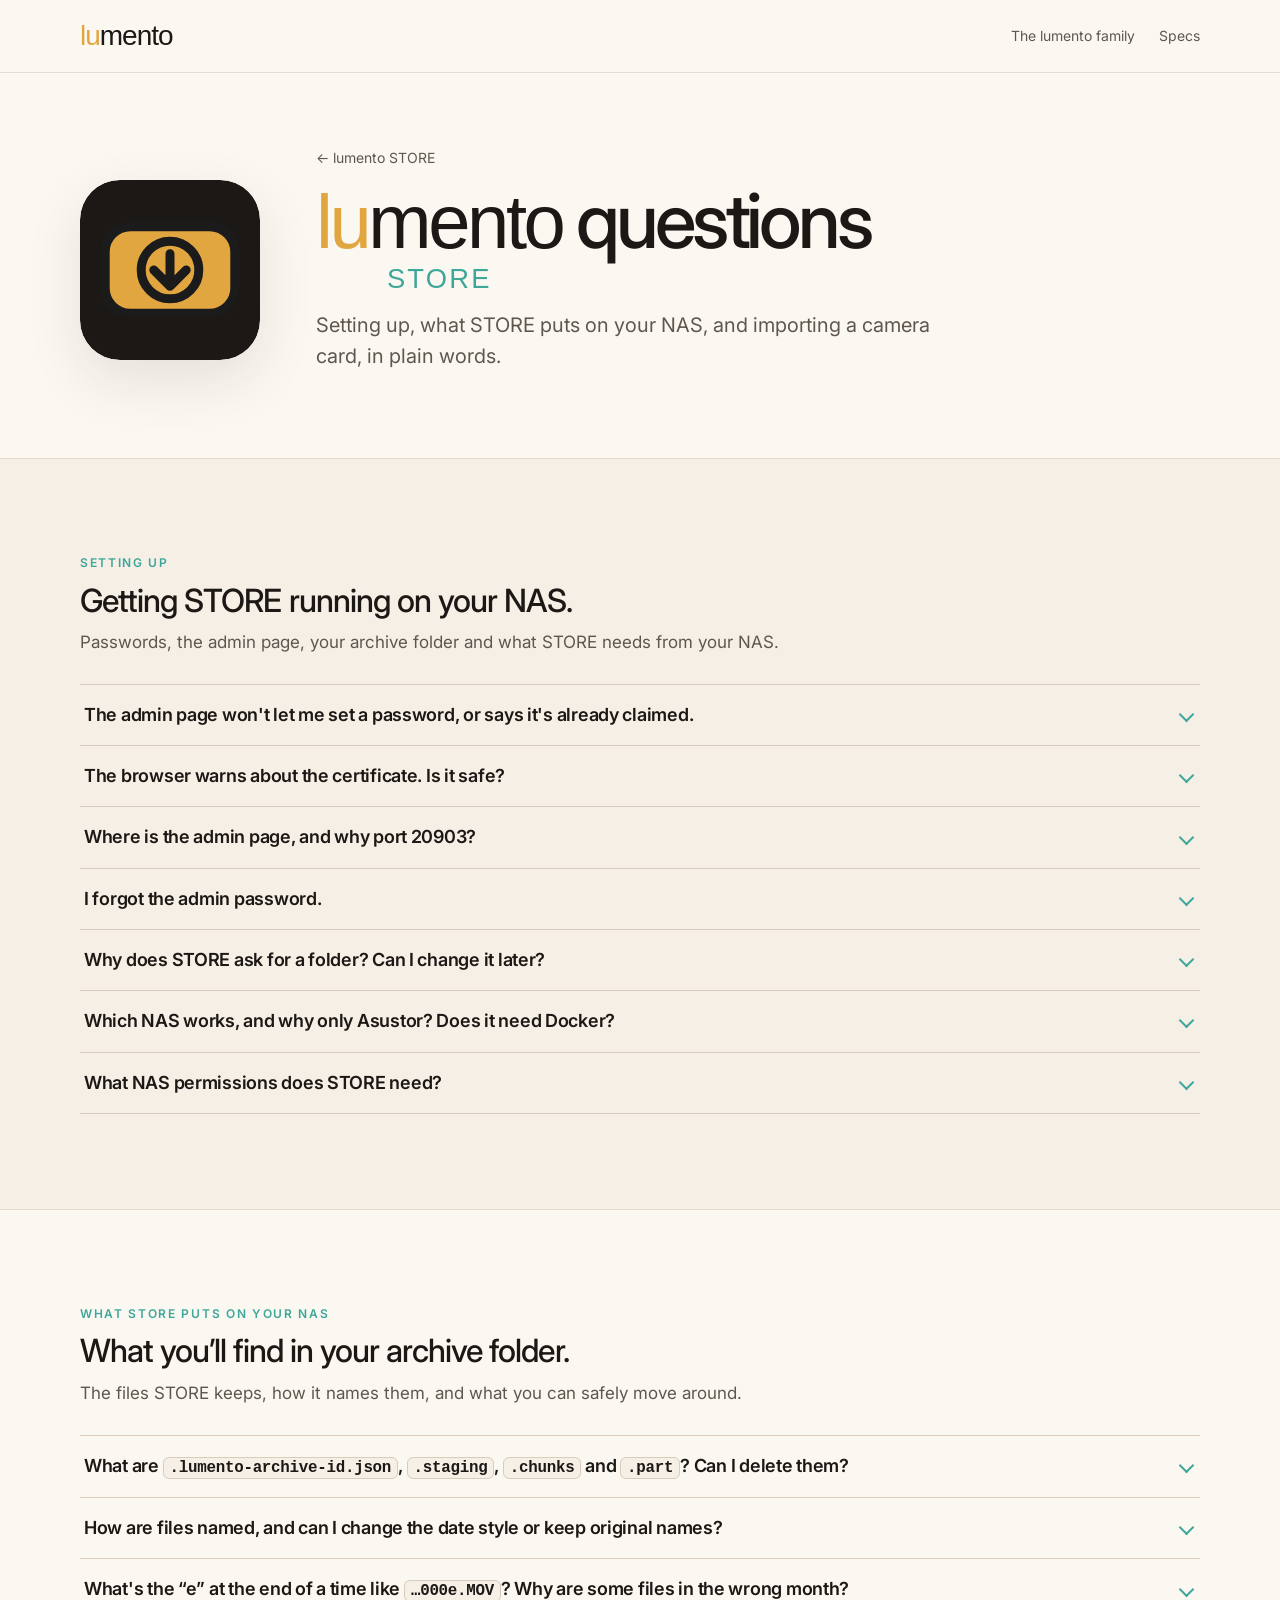
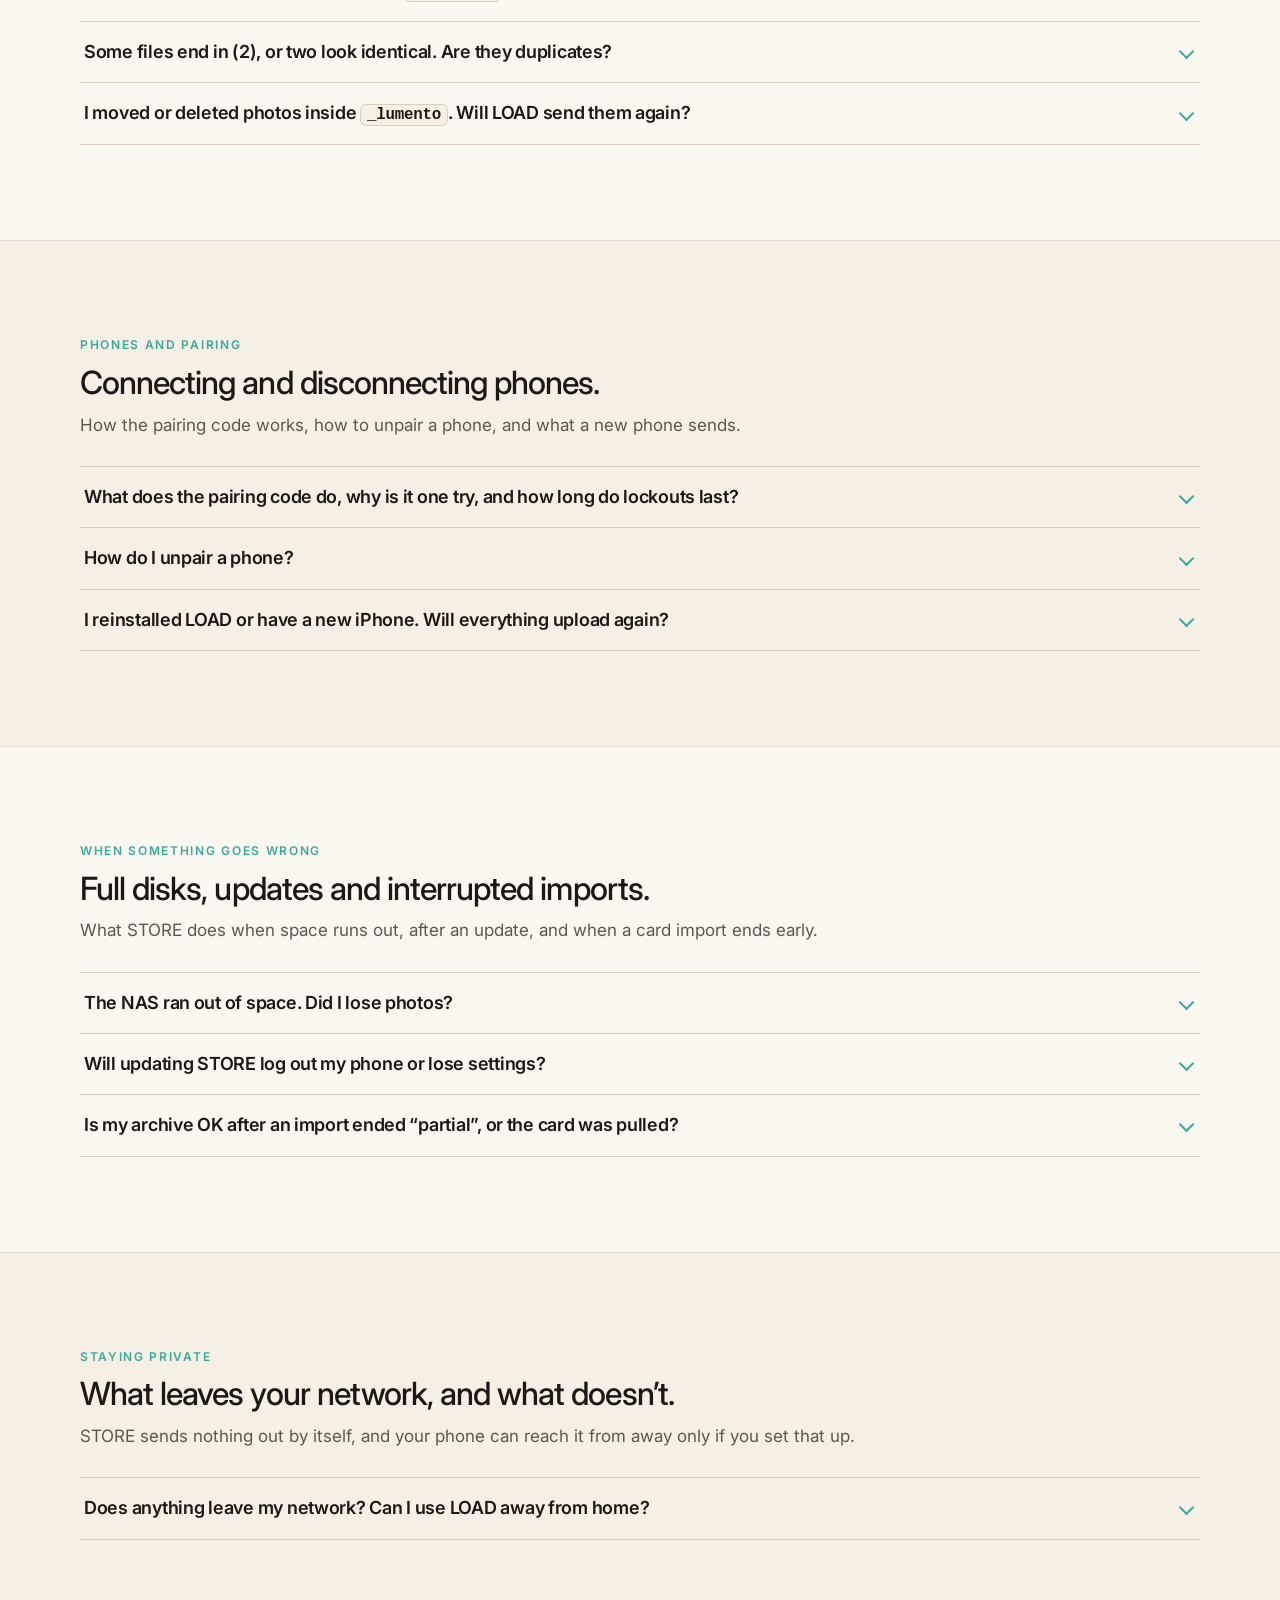
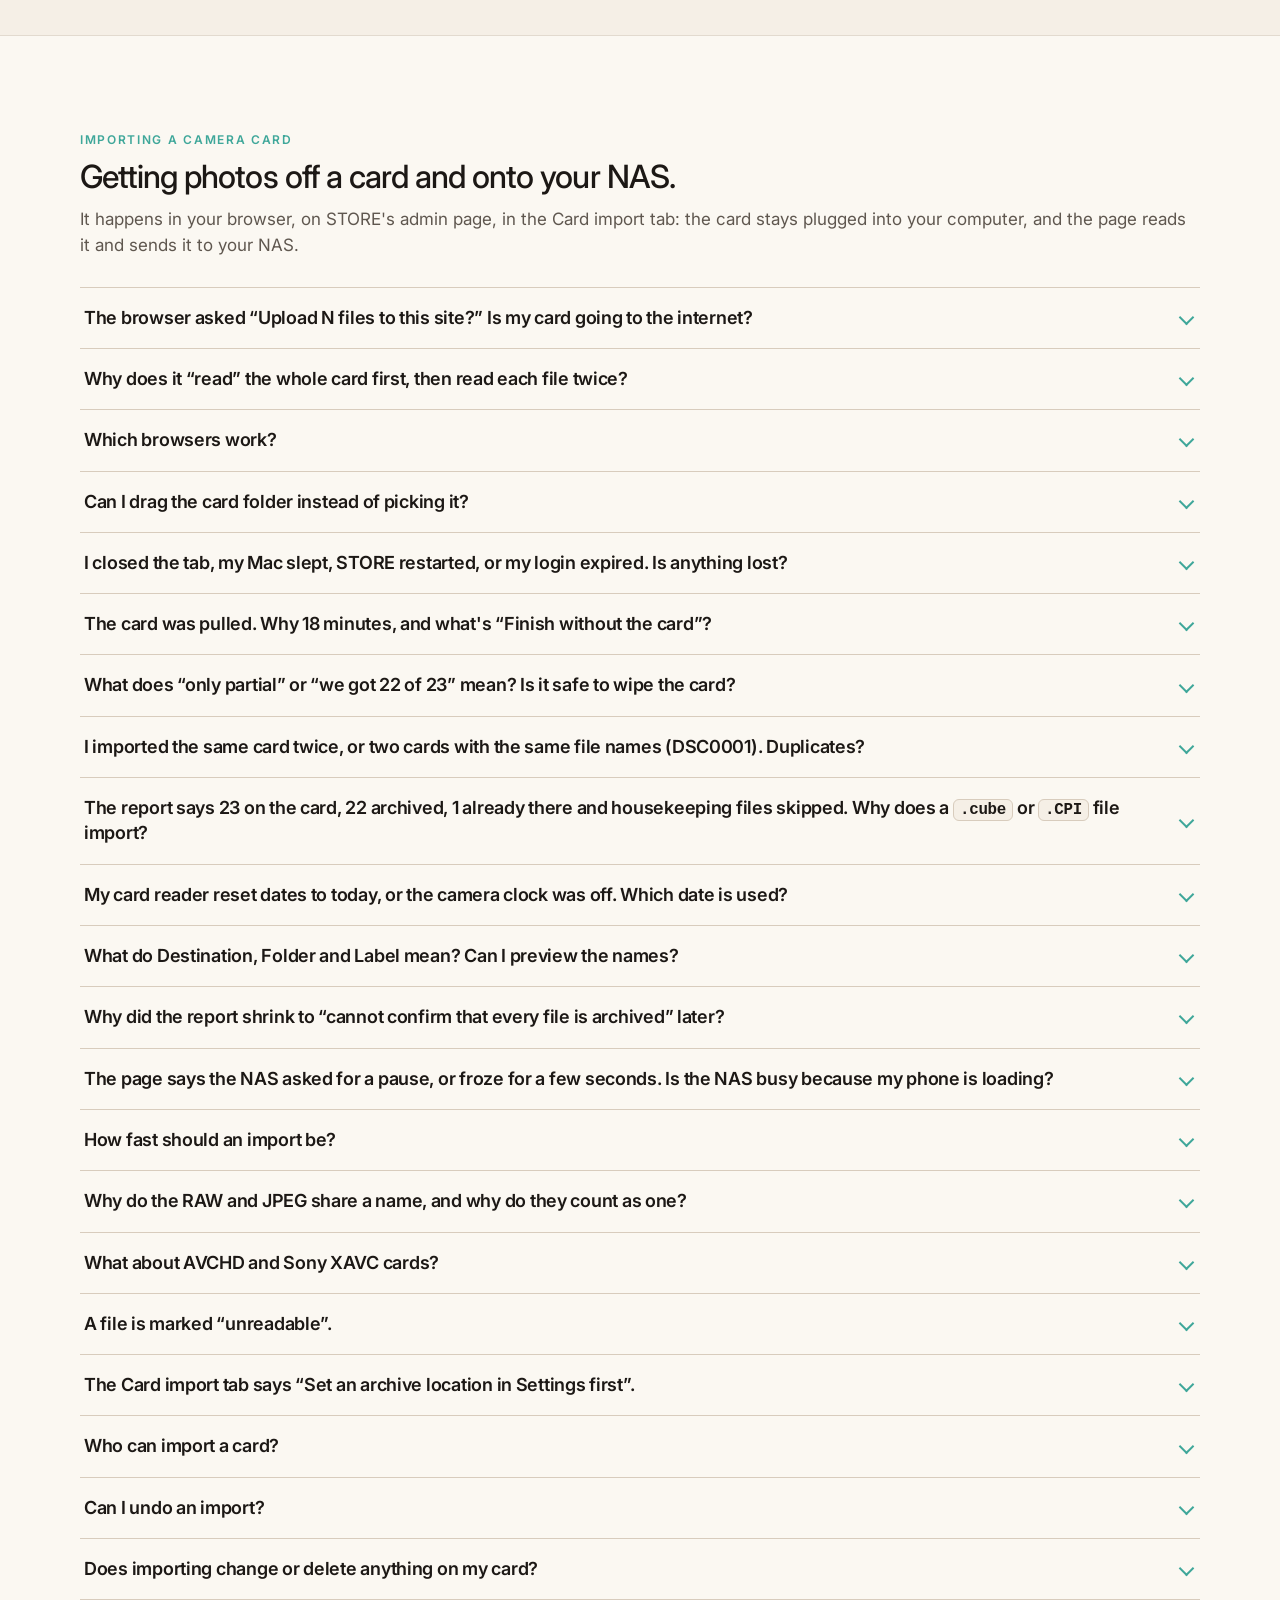
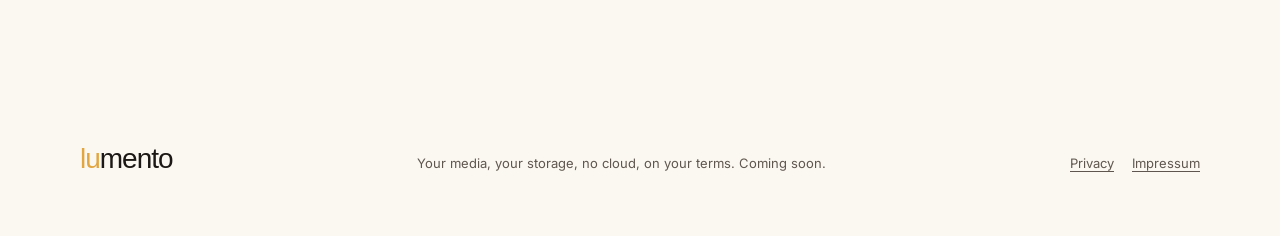
<file: store-faq.html>
<!doctype html>
<html lang="en">
<head>
<meta charset="utf-8">
<meta name="viewport" content="width=device-width,initial-scale=1">
<meta name="description" content="Questions about lumento STORE: setting up, what it puts on your NAS, and importing a camera card.">
<title>lumento STORE — questions</title>
<link rel="preconnect" href="https://fonts.bunny.net">
<link rel="stylesheet" href="https://fonts.bunny.net/css2?family=Inter:wght@400;500;600;700&display=swap">
<link rel="stylesheet" href="styles.css">
</head>
<body>
<header>
  <div class="wrap">
    <nav>
      <a class="brand product-name" href="index.html">
        <span class="lu">lu</span><span class="mento">mento</span>
      </a>
      <a class="link" href="index.html#family">The lumento family</a>
      <a class="link" href="specs.html">Specs</a>
    </nav>
  </div>
</header>

<main>
<section class="wrap p-hero">
  <div class="icon"><img src="assets/lumento-store.svg" alt="lumento STORE icon"></div>
  <div>
    <a class="crumb" href="store.html">← lumento STORE</a>
    <h1><span class="product-name product-lockup"><span class="base"><span class="lu">lu</span><span class="mento">mento</span></span><span class="suffix store">STORE</span></span> questions</h1>
    <p class="lede">Setting up, what STORE puts on your NAS, and importing a camera card, in plain words.</p>
  </div>
</section>

<section class="section alt" id="setup">
  <div class="wrap faq">
    <div class="faq-head">
      <div class="kicker">Setting up</div>
      <h2>Getting STORE running on your NAS.</h2>
      <p>Passwords, the admin page, your archive folder and what STORE needs from your NAS.</p>
    </div>
      <details id="password-wont-set">
        <summary>The admin page won't let me set a password, or says it's already claimed.</summary>
        <div class="answer">
      <p>The first password set in the five minutes after STORE starts owns it. It needs at least 15 characters and mustn't be an obvious one. Setting the first password works only from a device on your home network.</p>
      <p>If the five minutes passed and nobody claimed it, turn lumento STORE off and on again in App Central for a fresh five minutes. If the page says "already claimed", someone set the password. If that was you, log in.</p>
      
        </div>
      </details>
      <details id="certificate-warning">
        <summary>The browser warns about the certificate. Is it safe?</summary>
        <div class="answer">
      <p>Yes, that's expected. STORE makes its own security certificate, which your browser doesn't know, so it warns. The connection is still encrypted.</p>
      <p>Your iPhone doesn't rely on the browser's check. It remembers the certificate's fingerprint when you pair and refuses to talk to anything else. The certificate effectively never expires and is only remade if its files go missing, in which case phones must pair again.</p>
      
        </div>
      </details>
      <details id="admin-page-port">
        <summary>Where is the admin page, and why port 20903?</summary>
        <div class="answer">
      <p>Open <code>https://&lt;your NAS&gt;:20903/</code> in a browser, or open it from the lumento STORE icon on the ADM desktop. The page has three tabs: Settings, Card import and Logs. The number is just the port STORE listens on.</p>
      
        </div>
      </details>
      <details id="forgot-password">
        <summary>I forgot the admin password.</summary>
        <div class="answer">
      <p>There's no reset button, on purpose. Uninstall lumento STORE, install it again, and set a new password within five minutes.</p>
      <p>You'll lose STORE's settings, the password, your destinations, your phone pairings and its security certificate, so phones pair again. You keep your photos and the marker file in your archive. If you pick the same archive folder again, STORE recognises the marker and carries on with that archive. Phones then announce everything again, but files already at the right name with identical contents are adopted, not stored twice.</p>
      <p>Files you renamed or moved, or a changed naming style, would be written again.</p>
      
        </div>
      </details>
      <details id="archive-folder">
        <summary>Why does STORE ask for a folder? Can I change it later?</summary>
        <div class="answer">
      <p>STORE writes only inside the folder you choose and leaves the rest of the NAS alone. It must be a folder inside a volume (for example <code>/volume1/Photos</code>), not the bare volume.</p>
      <p>You can change it later on the admin page ("Change folder"), but nothing already archived is moved. STORE treats the new folder as a new archive: photos loaded before stop counting as loaded, and phones send everything once again (anything already there is skipped). The page doesn't warn you when you change it, and changing back later doesn't bring the old archive's records back.</p>
      
        </div>
      </details>
      <details id="which-nas">
        <summary>Which NAS works, and why only Asustor? Does it need Docker?</summary>
        <div class="answer">
      <p>Today STORE is an App Central package for Asustor NAS (ADM 5.1 or later; x86-64 and ARM). It's one package and needs no Docker, database or other app.</p>
      <p>On any other NAS that serves WebDAV over HTTPS, LOAD's Generic mode is the way in.</p>
      
        </div>
      </details>
      <details id="nas-permissions">
        <summary>What NAS permissions does STORE need?</summary>
        <div class="answer">
      <p>STORE runs as its own system account (<code>lumentostore</code>, not root), which is in ADM's administrators group, so it can reach any folder that group can write. It only writes inside the archive folder you choose.</p>
      <p>The admin page's folder browser lists folders under your volumes to whoever has STORE's password. Files are saved readable by others (0644, folders 0755), so ADM share permissions decide who can see them.</p>
        </div>
      </details>
  </div>
</section>

<section class="section" id="on-your-nas">
  <div class="wrap faq">
    <div class="faq-head">
      <div class="kicker">What STORE puts on your NAS</div>
      <h2>What you&rsquo;ll find in your archive folder.</h2>
      <p>The files STORE keeps, how it names them, and what you can safely move around.</p>
    </div>
      <details id="hidden-files">
        <summary>What are <code>.lumento-archive-id.json</code>, <code>.staging</code>, <code>.chunks</code> and <code>.part</code>? Can I delete them?</summary>
        <div class="answer">
      <p>Leave them alone. STORE looks after them.</p>
      <ul>
      <li><code>.lumento-archive-id.json</code> is a small marker beside <code>_lumento</code> that tells STORE which archive this is. Don't delete it: STORE would treat the archive as new and phones would send everything again.</li>
      <li><code>.staging</code> and <code>.chunks</code> (hidden, inside <code>_lumento</code>) hold files still arriving. STORE cleans them up itself. A <code>.part</code> file name appears in chunk storage under <code>.chunks</code>.</li>
      <li>STORE never creates <code>.DS_Store</code>. macOS does.</li>
      </ul>
      
        </div>
      </details>
      <details id="file-names">
        <summary>How are files named, and can I change the date style or keep original names?</summary>
        <div class="answer">
      <p>By default a file is named like <code>2026.08.30 13.46.33.123.HEIC</code> and filed in <code>_lumento/2026.08/</code>.</p>
      <p>On the admin page, Filename rules lets you choose the date style (2026.08.30, 2026-08-30, 20260830 or original filename), the joiner (space or underscore), seconds or milliseconds, a person label (off, after the time, before the date) and whether months sit in year folders.</p>
      <p>A change affects only new files. STORE never renames old ones, so two styles can sit side by side. That's intended.</p>
      
        </div>
      </details>
      <details id="estimated-date">
        <summary>What's the &ldquo;e&rdquo; at the end of a time like <code>&hellip;000e.MOV</code>? Why are some files in the wrong month?</summary>
        <div class="answer">
      <p>The "e" means the date is an estimate: STORE couldn't read a date inside the file. That happens for files with no readable date, such as PNG screenshots, videos with no date or a UTC-only date, and files from a camera card with no date inside.</p>
      <p>For those, STORE uses the file's own date, which can be wrong, and files are filed in the month of the name. Photos, iPhone videos and the other formats STORE can read are dated from inside the file, with no "e".</p>
      
        </div>
      </details>
      <details id="numbered-names">
        <summary>Some files end in (2), or two look identical. Are they duplicates?</summary>
        <div class="answer">
      <p>No. A " (2)" means two different files would have had the same name (the same moment, or names that differ only by capitals), so the second got a number.</p>
      <p>Files that are byte for byte identical aren't stored twice, so identical copies don't pile up.</p>
      
        </div>
      </details>
      <details id="move-or-delete">
        <summary>I moved or deleted photos inside <code>_lumento</code>. Will LOAD send them again?</summary>
        <div class="answer">
      <p>No. STORE never looks at the archive after writing a file, so it doesn't notice, and LOAD still counts them as archived. Reorganise the folders freely.</p>
      <p>Deleting the marker file is the exception: STORE then sees a new archive and phones send everything again.</p>
        </div>
      </details>
  </div>
</section>

<section class="section alt" id="phones">
  <div class="wrap faq">
    <div class="faq-head">
      <div class="kicker">Phones and pairing</div>
      <h2>Connecting and disconnecting phones.</h2>
      <p>How the pairing code works, how to unpair a phone, and what a new phone sends.</p>
    </div>
      <details id="pairing-code">
        <summary>What does the pairing code do, why is it one try, and how long do lockouts last?</summary>
        <div class="answer">
      <p>Start pairing on the admin page ("Generate pairing code"). The code is six digits, lasts five minutes and allows one try. A new code cancels the old one. It works only on your home network.</p>
      <p>Repeated wrong tries from one address (25 in a day) lock that address out for 24 hours, or 7 days if it repeats. Many addresses at once pause pairing across the whole NAS until it clears itself after six hours. You can press "Clear" on the admin page.</p>
      
        </div>
      </details>
      <details id="unpair-phone">
        <summary>How do I unpair a phone?</summary>
        <div class="answer">
      <p>On the admin page, go to Paired devices and press "Unpair". The phone stops being able to send photos at once and can only return by pairing with a new code. Photos it already sent stay where they are.</p>
      <p>On the phone, "Forget lumento STORE" does the same from its side.</p>
      
        </div>
      </details>
      <details id="new-phone">
        <summary>I reinstalled LOAD or have a new iPhone. Will everything upload again?</summary>
        <div class="answer">
      <p>No. LOAD checks everything on the phone once, but the NAS skips what it already holds, by content. Nothing is stored twice.  <a href="load-faq.html#pair-again">More in the LOAD FAQ</a>.</p>
        </div>
      </details>
  </div>
</section>

<section class="section" id="trouble">
  <div class="wrap faq">
    <div class="faq-head">
      <div class="kicker">When something goes wrong</div>
      <h2>Full disks, updates and interrupted imports.</h2>
      <p>What STORE does when space runs out, after an update, and when a card import ends early.</p>
    </div>
      <details id="out-of-space">
        <summary>The NAS ran out of space. Did I lose photos?</summary>
        <div class="answer">
      <p>No. STORE refuses new uploads while free space is below its cushion (500 MiB by default), tells the phone to wait, keeps everything already verified and carries on once there's room.</p>
      <p>The admin page's System section shows free space and says "Phones are waiting for space."</p>
      
        </div>
      </details>
      <details id="updating-store">
        <summary>Will updating STORE log out my phone or lose settings?</summary>
        <div class="answer">
      <p>No. An update keeps your settings, password, destinations and pairings, and phones stay paired. STORE saves its database and its certificate before the update and restores them after.</p>
      <p>If an update stops partway, STORE won't start until that saved copy is restored, and it tries again at each start.</p>
      
        </div>
      </details>
      <details id="partial-import-safe">
        <summary>Is my archive OK after an import ended &ldquo;partial&rdquo;, or the card was pulled?</summary>
        <div class="answer">
      <p>Yes. Files that were archived stay archived: a file only counts once it's fully written and verified. A partial upload is cleared when the run ends.</p>
      <p>Run the import again with the card, and files already archived are skipped.</p>
        </div>
      </details>
  </div>
</section>

<section class="section alt" id="private">
  <div class="wrap faq">
    <div class="faq-head">
      <div class="kicker">Staying private</div>
      <h2>What leaves your network, and what doesn&rsquo;t.</h2>
      <p>STORE sends nothing out by itself, and your phone can reach it from away only if you set that up.</p>
    </div>
      <details id="leaves-network">
        <summary>Does anything leave my network? Can I use LOAD away from home?</summary>
        <div class="answer">
      <p>STORE sends nothing out by itself: no update checks, no telemetry, no cloud, and the admin page loads no outside assets. LOAD talks to your NAS and nowhere else, over an encrypted connection to the NAS's port 20903.</p>
      <p>What crosses that link on a Load: the files, their fingerprints, and each file's name, size and capture time (plus the destination and the person label). The NAS replies with what it did, including where each file was filed. Pairing a phone and claiming STORE work only from your home network.</p>
      <p><strong>Away from home.</strong> Yes, once you set it up. STORE's admin page has an "Outside access" section that holds one address: a DDNS name or a host name you own, with a port if your router maps a different outside port to 20903.</p>
      <p>If your Asustor has a Cloud ID, the page suggests its <code>&lt;id&gt;.myasustor.com</code> name, which works once ADM's DDNS is on (ADM &gt; Services &gt; EZ-Connect &gt; DDNS). "Use this" fills the field, and nothing is saved until you save it.</p>
      <p>Your paired phone learns the address from STORE over its encrypted connection, looks for STORE on your home network first, and uses the outside address when it isn't there. It checks the same certificate either way, so something else answering at that address can't pass for your NAS.</p>
      <p>You make the address reachable yourself: forward your router's port 20903 to the NAS, or use a VPN. Don't use a proxy or tunnel program on another computer at home: STORE would take its visitors for home devices.</p>
      <p>Forwarding port 20903 lets your phone reach STORE from away, and nothing else. The admin page, card import included, opens only from your home network.</p>
      <p>In LOAD's Settings, "Load over cellular" is off at first: until you turn it on, LOAD transfers only on Wi-Fi, and a Personal Hotspot counts as cellular. If no outside address is set, LOAD says "lumento STORE can be reached only at home. Its administrator can set an outside address."</p>
        </div>
      </details>
  </div>
</section>

<section class="section" id="card-import">
  <div class="wrap faq">
    <div class="faq-head">
      <div class="kicker">Importing a camera card</div>
      <h2>Getting photos off a card and onto your NAS.</h2>
      <p>It happens in your browser, on STORE's admin page, in the Card import tab: the card stays plugged into your computer, and the page reads it and sends it to your NAS.</p>
    </div>
      <details id="card-upload-prompt">
        <summary>The browser asked &ldquo;Upload N files to this site?&rdquo; Is my card going to the internet?</summary>
        <div class="answer">
      <p>No. That's your browser's standard question for any folder you choose, and the "site" is your NAS. Say yes: that starts the import. The page sends the files to STORE over your network.</p>
      
        </div>
      </details>
      <details id="card-read-twice">
        <summary>Why does it &ldquo;read&rdquo; the whole card first, then read each file twice?</summary>
        <div class="answer">
      <p>Each file is read once to take its fingerprint (SHA-256) and again as it's sent, so STORE can check what arrived against a fingerprint it didn't make. Reading and sending run at the same time.</p>
      <p>Keep the card in until the import finishes.</p>
      
        </div>
      </details>
      <details id="card-browsers">
        <summary>Which browsers work?</summary>
        <div class="answer">
      <p>A current Chrome, Edge, Firefox or Safari. If the page says it needs JavaScript, turn JavaScript on or switch to one of these.</p>
      
        </div>
      </details>
      <details id="card-drag">
        <summary>Can I drag the card folder instead of picking it?</summary>
        <div class="answer">
      <p>No. Choose the card with the "Choose the card and start…" button (pick its top level), and that starts the import.</p>
      
        </div>
      </details>
      <details id="card-interrupted">
        <summary>I closed the tab, my Mac slept, STORE restarted, or my login expired. Is anything lost?</summary>
        <div class="answer">
      <p>Nothing already archived is lost.</p>
      <ul>
      <li><strong>Closed tab:</strong> the import stops (your browser warns first). Archived files stay, and a re-run skips them.</li>
      <li><strong>Mac slept:</strong> after a short sleep the page retries and carries on. For a long sleep, keep the Mac awake.</li>
      <li><strong>STORE restarted or updated:</strong> the page says so. Import the card again.</li>
      <li><strong>Login expired:</strong> a small login box appears. Log in and it carries on.</li>
      </ul>
      
        </div>
      </details>
      <details id="card-pulled">
        <summary>The card was pulled. Why 18 minutes, and what's &ldquo;Finish without the card&rdquo;?</summary>
        <div class="answer">
      <p>The page waits up to 18 minutes for you to put the card back, and carries on by itself when you do. If it isn't back in time, the import finishes without the files it hasn't sent, and says it's partial.</p>
      <p>Pulling the card again uses what's left of the 18 minutes. The full time comes back only once a file has landed since you put it back. "Finish without the card" ends the import now, the same way.</p>
      <p>Either way, run the import again with the card to send the rest. What's archived is skipped.</p>
      
        </div>
      </details>
      <details id="card-partial">
        <summary>What does &ldquo;only partial&rdquo; or &ldquo;we got 22 of 23&rdquo; mean? Is it safe to wipe the card?</summary>
        <div class="answer">
      <ul>
      <li>"Only partial": the card stopped being readable partway. Run the import again to send the rest.</li>
      <li>"We got 22 of 23": one file couldn't be read. Copy it yourself.</li>
      <li>When everything's in, the page says "Import finished. Every file on this card is archived and checksum verified."</li>
      </ul>
      <p>If it says it "cannot confirm that every file on this card is archived", check the card against what's archived before you erase anything. STORE never says it's "safe to format". That's your decision.</p>
      
        </div>
      </details>
      <details id="card-twice">
        <summary>I imported the same card twice, or two cards with the same file names (DSC0001). Duplicates?</summary>
        <div class="answer">
      <p>No. STORE recognises files by content, across the whole archive, so a file it already holds isn't sent or stored again ("Already in the archive").</p>
      <p>Files are named by when they were taken, not by the camera's number, so two cards with the same names don't collide. The rare same-moment pair gets a "(2)". For six months (a setting) the page also hints "You have imported this file before."</p>
      
        </div>
      </details>
      <details id="card-odd-files">
        <summary>The report says 23 on the card, 22 archived, 1 already there and housekeeping files skipped. Why does a <code>.cube</code> or <code>.CPI</code> file import?</summary>
        <div class="answer">
      <p>The page doesn't filter by file type. It skips only computer housekeeping files (such as <code>.DS_Store</code> and <code>Thumbs.db</code>) and a few camera index files, by exact name, and sends everything else, including unusual files. Those are named from the file's date with an "e" and filed by month.</p>
      
        </div>
      </details>
      <details id="card-dates">
        <summary>My card reader reset dates to today, or the camera clock was off. Which date is used?</summary>
        <div class="answer">
      <p>Photos and clips with a readable date are unaffected: the date comes from inside the file.</p>
      <p>Files with no date inside (such as <code>.cube</code> or loose index files) use the card's file date, which may be wrong, and get an "e". If the camera's own clock was wrong, the name carries that wrong time.</p>
      
        </div>
      </details>
      <details id="card-options">
        <summary>What do Destination, Folder and Label mean? Can I preview the names?</summary>
        <div class="answer">
      <ul>
      <li><strong>Destination:</strong> where this card's files go (by default, filed by month).</li>
      <li><strong>Folder</strong> (optional): puts the whole card in one folder inside the destination, instead of by month, for this import only.</li>
      <li><strong>Label</strong> (optional): a name sent with the card. It shows in file names only if STORE's person label is turned on.</li>
      </ul>
      <p>These are fixed once an import starts. There's no preview: STORE names each file as it archives it, and the real names appear in the report.</p>
      
        </div>
      </details>
      <details id="card-report-shrank">
        <summary>Why did the report shrink to &ldquo;cannot confirm that every file is archived&rdquo; later?</summary>
        <div class="answer">
      <p>The full report is kept while the import is in use. After 30 minutes with nobody opening it, STORE rebuilds it from its own record. That record lists the archived files and where they are, but not each file's path on the card, so it can't prove every file was archived.</p>
      <p>Check the card against the archive before erasing it.</p>
      
        </div>
      </details>
      <details id="card-pause">
        <summary>The page says the NAS asked for a pause, or froze for a few seconds. Is the NAS busy because my phone is loading?</summary>
        <div class="answer">
      <p>Possibly. STORE shares its upload capacity. The card import keeps to an equal share and pauses when STORE is busy; the page says STORE asked lumento to pause and that the import resumes by itself.</p>
      <p>A phone Load is never held back by a card import: the card waits. A big clip can also pause for a moment while it's fingerprinted. Nothing is lost.</p>
      
        </div>
      </details>
      <details id="card-speed">
        <summary>How fast should an import be?</summary>
        <div class="answer">
      <p>It depends on your card, reader, network and NAS. Reading the card and sending run together, and a big clip waits to be fingerprinted before it goes. No speed is promised.</p>
      
        </div>
      </details>
      <details id="card-raw-jpeg">
        <summary>Why do the RAW and JPEG share a name, and why do they count as one?</summary>
        <div class="answer">
      <p>A RAW and a JPEG with the same name in the same folder travel as one photo, so they get the same time-based name with their own endings. The report counts files, so the two show as two files.</p>
      
        </div>
      </details>
      <details id="card-avchd">
        <summary>What about AVCHD and Sony XAVC cards?</summary>
        <div class="answer">
      <p>AVCHD camcorder cards import. Each clip (<code>.MTS</code> or <code>.M2TS</code>) arrives as a video, named from the date and time the camcorder recorded inside it, as its own clock showed. A clip with no date STORE can read is named from its date on the card instead, with an "e".</p>
      <p>STORE doesn't treat AVCHD's folders as one recording, so the card's other files (its index, playlist and clip-information files) are archived too, as ordinary files named from their card date with an "e". Nothing on the card is left behind.</p>
      <p>Sony XAVC cards: each clip is kept together as one item (the video, its XML description, its thumbnail and its proxy) and dated from the clip's XML. A few of the camera's own card index files are skipped, because they describe no single clip and the camera rebuilds them.</p>
      
        </div>
      </details>
      <details id="card-unreadable">
        <summary>A file is marked &ldquo;unreadable&rdquo;.</summary>
        <div class="answer">
      <p>The browser couldn't read that file from the card. It fails alone and the rest goes through. It's listed under "These need you" with "This file could not be read from the card", and in the report as "Not read from the card". Keep the card and copy the file yourself.</p>
      
        </div>
      </details>
      <details id="card-no-archive">
        <summary>The Card import tab says &ldquo;Set an archive location in Settings first&rdquo;.</summary>
        <div class="answer">
      <p>STORE doesn't know where to put the card's files yet. Choose the archive folder in Settings, come back, and the Start button works. The page re-checks when you return to it.</p>
      <p>"Card import is turned off on this NAS" means the admin switched card import off in Settings.</p>
      
        </div>
      </details>
      <details id="card-who">
        <summary>Who can import a card?</summary>
        <div class="answer">
      <p>Anyone logged in to STORE's admin page with the admin password. A paired phone, or a command-line app token, can't import a card.</p>
      
        </div>
      </details>
      <details id="card-undo">
        <summary>Can I undo an import?</summary>
        <div class="answer">
      <p>No. Cancel stops the run, and files already archived stay archived. STORE never deletes what it has archived.  But you can.</p>
      
        </div>
      </details>
      <details id="card-readonly">
        <summary>Does importing change or delete anything on my card?</summary>
        <div class="answer">
      <p>No. The page only reads the card. It has no way to write, rename or delete files on it.</p>
        </div>
      </details>
  </div>
</section>
</main>

<footer>
  <div class="wrap foot">
    <div class="footer-brand">
      <div class="brand product-name">
        <span class="lu">lu</span><span class="mento">mento</span>
      </div>
    </div>
    <div>Your media, your storage, no cloud, on your terms. Coming soon.</div>
    <div class="foot-links"><a href="privacy.html">Privacy</a><a href="impressum.html">Impressum</a></div>
  </div>
</footer>
<script>
(function(){function o(){var e=location.hash&&document.getElementById(location.hash.slice(1));if(e&&e.tagName==="DETAILS"){e.open=true;e.scrollIntoView()}}addEventListener("hashchange",o);o()})();
</script>
</body>
</html>
</file>
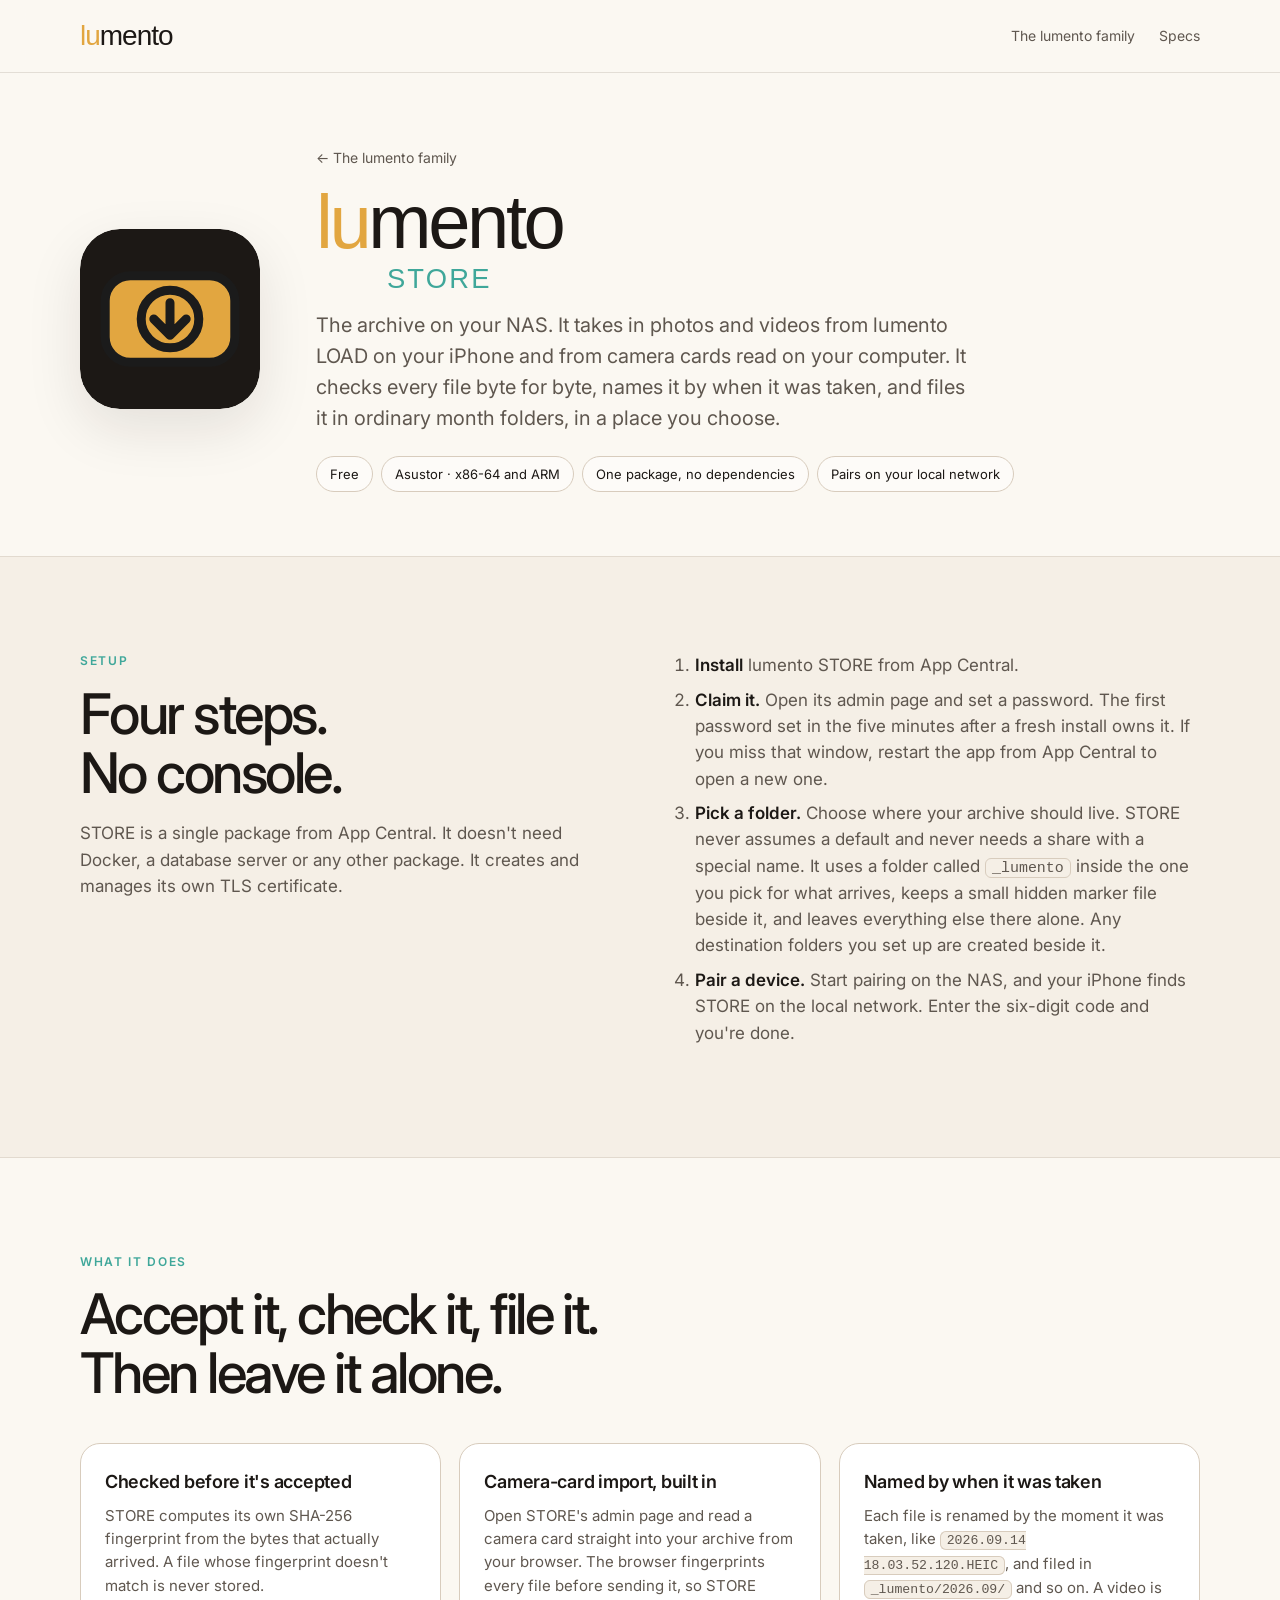
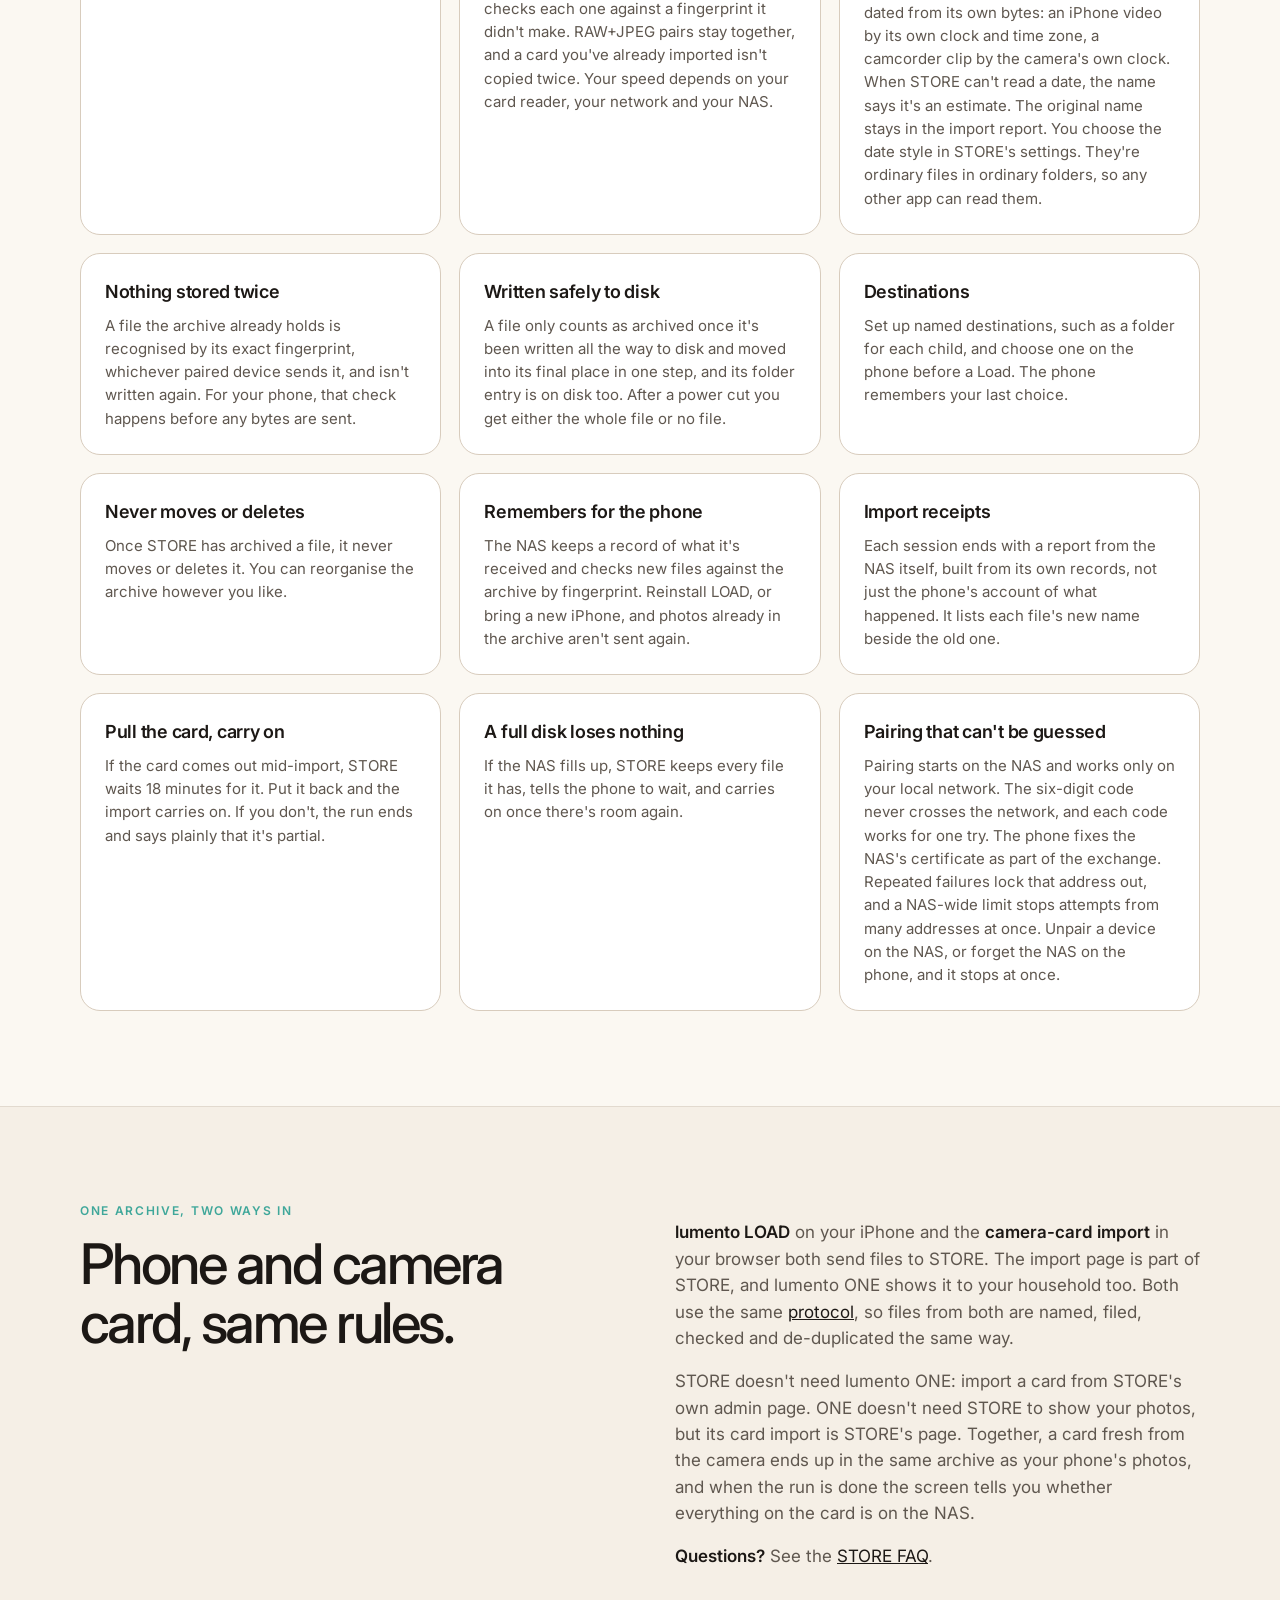
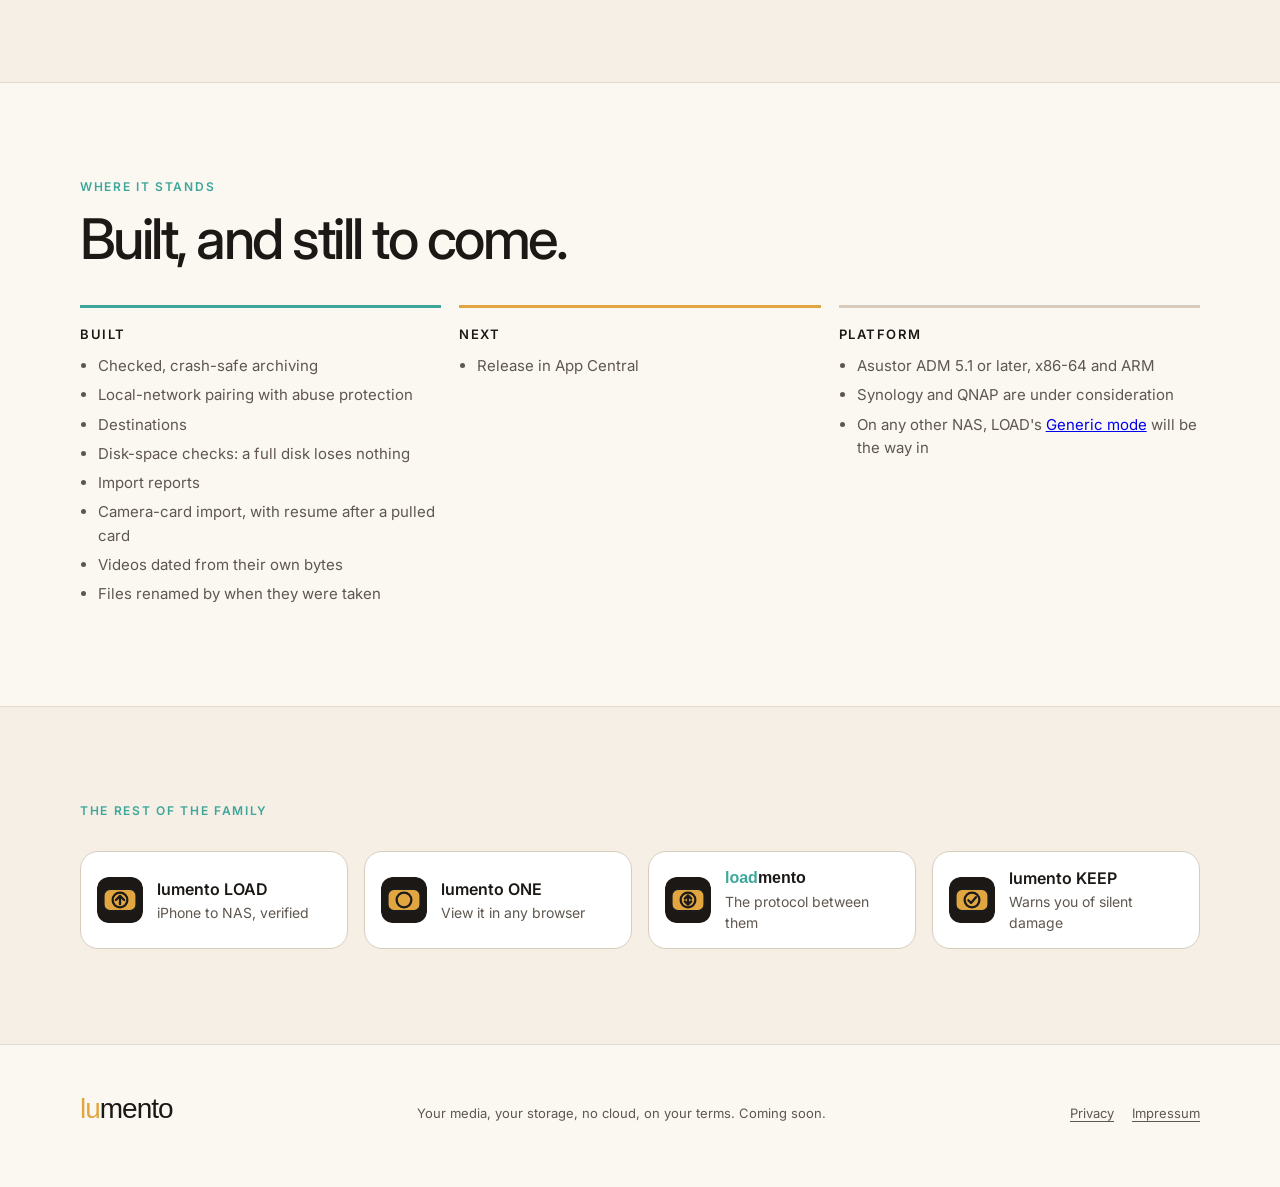
<file: store.html>
<!doctype html>
<html lang="en">
<head>
<meta charset="utf-8">
<meta name="viewport" content="width=device-width,initial-scale=1">
<meta name="description" content="lumento STORE — the archive on your NAS. It checks every file byte for byte before accepting it, files everything in plain month folders, and never stores a duplicate. Coming soon.">
<title>lumento STORE — coming soon</title>
<link rel="preconnect" href="https://fonts.bunny.net">
<link rel="stylesheet" href="https://fonts.bunny.net/css2?family=Inter:wght@400;500;600;700&display=swap">
<link rel="stylesheet" href="styles.css">
</head>
<body>
<header>
  <div class="wrap">
    <nav>
      <a class="brand product-name" href="index.html">
        <span class="lu">lu</span><span class="mento">mento</span>
      </a>
      <a class="link" href="index.html#family">The lumento family</a>
      <a class="link" href="specs.html">Specs</a>
    </nav>
  </div>
</header>

<main>
<section class="wrap p-hero">
  <div class="icon"><img src="assets/lumento-store.svg" alt="lumento STORE icon"></div>
  <div>
    <a class="crumb" href="index.html#family">← The lumento family</a>
    <h1><span class="product-name product-lockup"><span class="base"><span class="lu">lu</span><span class="mento">mento</span></span><span class="suffix store">STORE</span></span></h1>
    <p class="lede">The archive on your NAS.  It takes in photos and videos from lumento LOAD on your iPhone and from camera cards read on your computer.  It checks every file byte for byte, names it by when it was taken, and files it in ordinary month folders, in a place you choose.</p>
    <div class="tags"><span class="pill">Free</span><span class="pill">Asustor · x86-64 and ARM</span><span class="pill">One package, no dependencies</span><span class="pill">Pairs on your local network</span></div>
  </div>
</section>

<section class="section alt">
  <div class="wrap split">
    <div>
      <div class="kicker">Setup</div>
      <h2>Four steps.<br>No console.</h2>
      <p>STORE is a single package from App Central.  It doesn't need Docker, a database server or any other package.  It creates and manages its own TLS certificate.</p>
    </div>
    <div>
      <ol>
        <li><strong>Install</strong> lumento STORE from App Central.</li>
        <li><strong>Claim it.</strong>  Open its admin page and set a password.  The first password set in the five minutes after a fresh install owns it.  If you miss that window, restart the app from App Central to open a new one.</li>
        <li><strong>Pick a folder.</strong>  Choose where your archive should live.  STORE never assumes a default and never needs a share with a special name.  It uses a folder called <code>_lumento</code> inside the one you pick for what arrives, keeps a small hidden marker file beside it, and leaves everything else there alone.  Any destination folders you set up are created beside it.</li>
        <li><strong>Pair a device.</strong>  Start pairing on the NAS, and your iPhone finds STORE on the local network.  Enter the six-digit code and you're done.</li>
      </ol>
    </div>
  </div>
</section>

<section class="section">
  <div class="wrap">
    <div class="kicker">What it does</div>
    <h2>Accept it, check it, file it.<br>Then leave it alone.</h2>
    <div class="features">
      <div class="feature"><h3>Checked before it's accepted</h3><p>STORE computes its own SHA-256 fingerprint from the bytes that actually arrived.  A file whose fingerprint doesn't match is never stored.</p></div>
      <div class="feature"><h3>Camera-card import, built in</h3><p>Open STORE's admin page and read a camera card straight into your archive from your browser.  The browser fingerprints every file before sending it, so STORE checks each one against a fingerprint it didn't make.  RAW+JPEG pairs stay together, and a card you've already imported isn't copied twice.  Your speed depends on your card reader, your network and your NAS.</p></div>
      <div class="feature"><h3>Named by when it was taken</h3><p>Each file is renamed by the moment it was taken, like <code>2026.09.14 18.03.52.120.HEIC</code>, and filed in <code>_lumento/2026.09/</code> and so on.  A video is dated from its own bytes: an iPhone video by its own clock and time zone, a camcorder clip by the camera's own clock.  When STORE can't read a date, the name says it's an estimate.  The original name stays in the import report.  You choose the date style in STORE's settings.  They're ordinary files in ordinary folders, so any other app can read them.</p></div>
      <div class="feature"><h3>Nothing stored twice</h3><p>A file the archive already holds is recognised by its exact fingerprint, whichever paired device sends it, and isn't written again.  For your phone, that check happens before any bytes are sent.</p></div>
      <div class="feature"><h3>Written safely to disk</h3><p>A file only counts as archived once it's been written all the way to disk and moved into its final place in one step, and its folder entry is on disk too.  After a power cut you get either the whole file or no file.</p></div>
      <div class="feature"><h3>Destinations</h3><p>Set up named destinations, such as a folder for each child, and choose one on the phone before a Load.  The phone remembers your last choice.</p></div>
      <div class="feature"><h3>Never moves or deletes</h3><p>Once STORE has archived a file, it never moves or deletes it.  You can reorganise the archive however you like.</p></div>
      <div class="feature"><h3>Remembers for the phone</h3><p>The NAS keeps a record of what it's received and checks new files against the archive by fingerprint.  Reinstall LOAD, or bring a new iPhone, and photos already in the archive aren't sent again.</p></div>
      <div class="feature"><h3>Import receipts</h3><p>Each session ends with a report from the NAS itself, built from its own records, not just the phone's account of what happened.  It lists each file's new name beside the old one.</p></div>
      <div class="feature"><h3>Pull the card, carry on</h3><p>If the card comes out mid-import, STORE waits 18 minutes for it.  Put it back and the import carries on.  If you don't, the run ends and says plainly that it's partial.</p></div>
      <div class="feature"><h3>A full disk loses nothing</h3><p>If the NAS fills up, STORE keeps every file it has, tells the phone to wait, and carries on once there's room again.</p></div>
      <div class="feature"><h3>Pairing that can't be guessed</h3><p>Pairing starts on the NAS and works only on your local network.  The six-digit code never crosses the network, and each code works for one try.  The phone fixes the NAS's certificate as part of the exchange.  Repeated failures lock that address out, and a NAS-wide limit stops attempts from many addresses at once.  Unpair a device on the NAS, or forget the NAS on the phone, and it stops at once.</p></div>
    </div>
  </div>
</section>

<section class="section alt">
  <div class="wrap split">
    <div>
      <div class="kicker">One archive, two ways in</div>
      <h2>Phone and camera card, same rules.</h2>
    </div>
    <div>
      <p><strong>lumento LOAD</strong> on your iPhone and the <strong>camera-card import</strong> in your browser both send files to STORE.  The import page is part of STORE, and lumento ONE shows it to your household too.  Both use the same <a href="loadmento.html">protocol</a>, so files from both are named, filed, checked and de-duplicated the same way.</p>
      <p>STORE doesn't need lumento ONE: import a card from STORE's own admin page.  ONE doesn't need STORE to show your photos, but its card import is STORE's page.  Together, a card fresh from the camera ends up in the same archive as your phone's photos, and when the run is done the screen tells you whether everything on the card is on the NAS.</p>
      <p><strong>Questions?</strong>  See the <a href="store-faq.html">STORE FAQ</a>.</p>
    </div>
  </div>
</section>

<section class="section">
  <div class="wrap">
    <div class="kicker">Where it stands</div>
    <h2>Built, and still to come.</h2>
    <div class="state">
      <div class="built"><h3>Built</h3><ul><li>Checked, crash-safe archiving</li><li>Local-network pairing with abuse protection</li><li>Destinations</li><li>Disk-space checks: a full disk loses nothing</li><li>Import reports</li><li>Camera-card import, with resume after a pulled card</li><li>Videos dated from their own bytes</li><li>Files renamed by when they were taken</li></ul></div>
      <div class="next"><h3>Next</h3><ul><li>Release in App Central</li></ul></div>
      <div><h3>Platform</h3><ul><li>Asustor ADM 5.1 or later, x86-64 and ARM</li><li>Synology and QNAP are under consideration</li><li>On any other NAS, LOAD's <a href="load.html#generic">Generic mode</a> will be the way in</li></ul></div>
    </div>
  </div>
</section>

<section class="section alt">
  <div class="wrap">
    <div class="kicker">The rest of the family</div>
    <div class="family-strip">
      <a href="load.html"><img src="assets/lumento-load.svg" alt=""><div><strong>lumento LOAD</strong><span>iPhone to NAS, verified</span></div></a>
      <a href="one.html"><img src="assets/lumento.svg" alt=""><div><strong>lumento ONE</strong><span>View it in any browser</span></div></a>
      <a href="loadmento.html"><img src="assets/loadmento.svg" alt=""><div><strong class="lm"><span class="load">load</span><span class="mento">mento</span></strong><span>The protocol between them</span></div></a>
      <a href="keep.html"><img src="assets/lumento-keep.svg" alt=""><div><strong>lumento KEEP</strong><span>Warns you of silent damage</span></div></a>
    </div>
  </div>
</section>
</main>

<footer>
  <div class="wrap foot">
    <div class="footer-brand">
      <div class="brand product-name">
        <span class="lu">lu</span><span class="mento">mento</span>
      </div>
    </div>
    <div>Your media, your storage, no cloud, on your terms. Coming soon.</div>
    <div class="foot-links"><a href="privacy.html">Privacy</a><a href="impressum.html">Impressum</a></div>
  </div>
</footer>
</body>
</html>
</file>
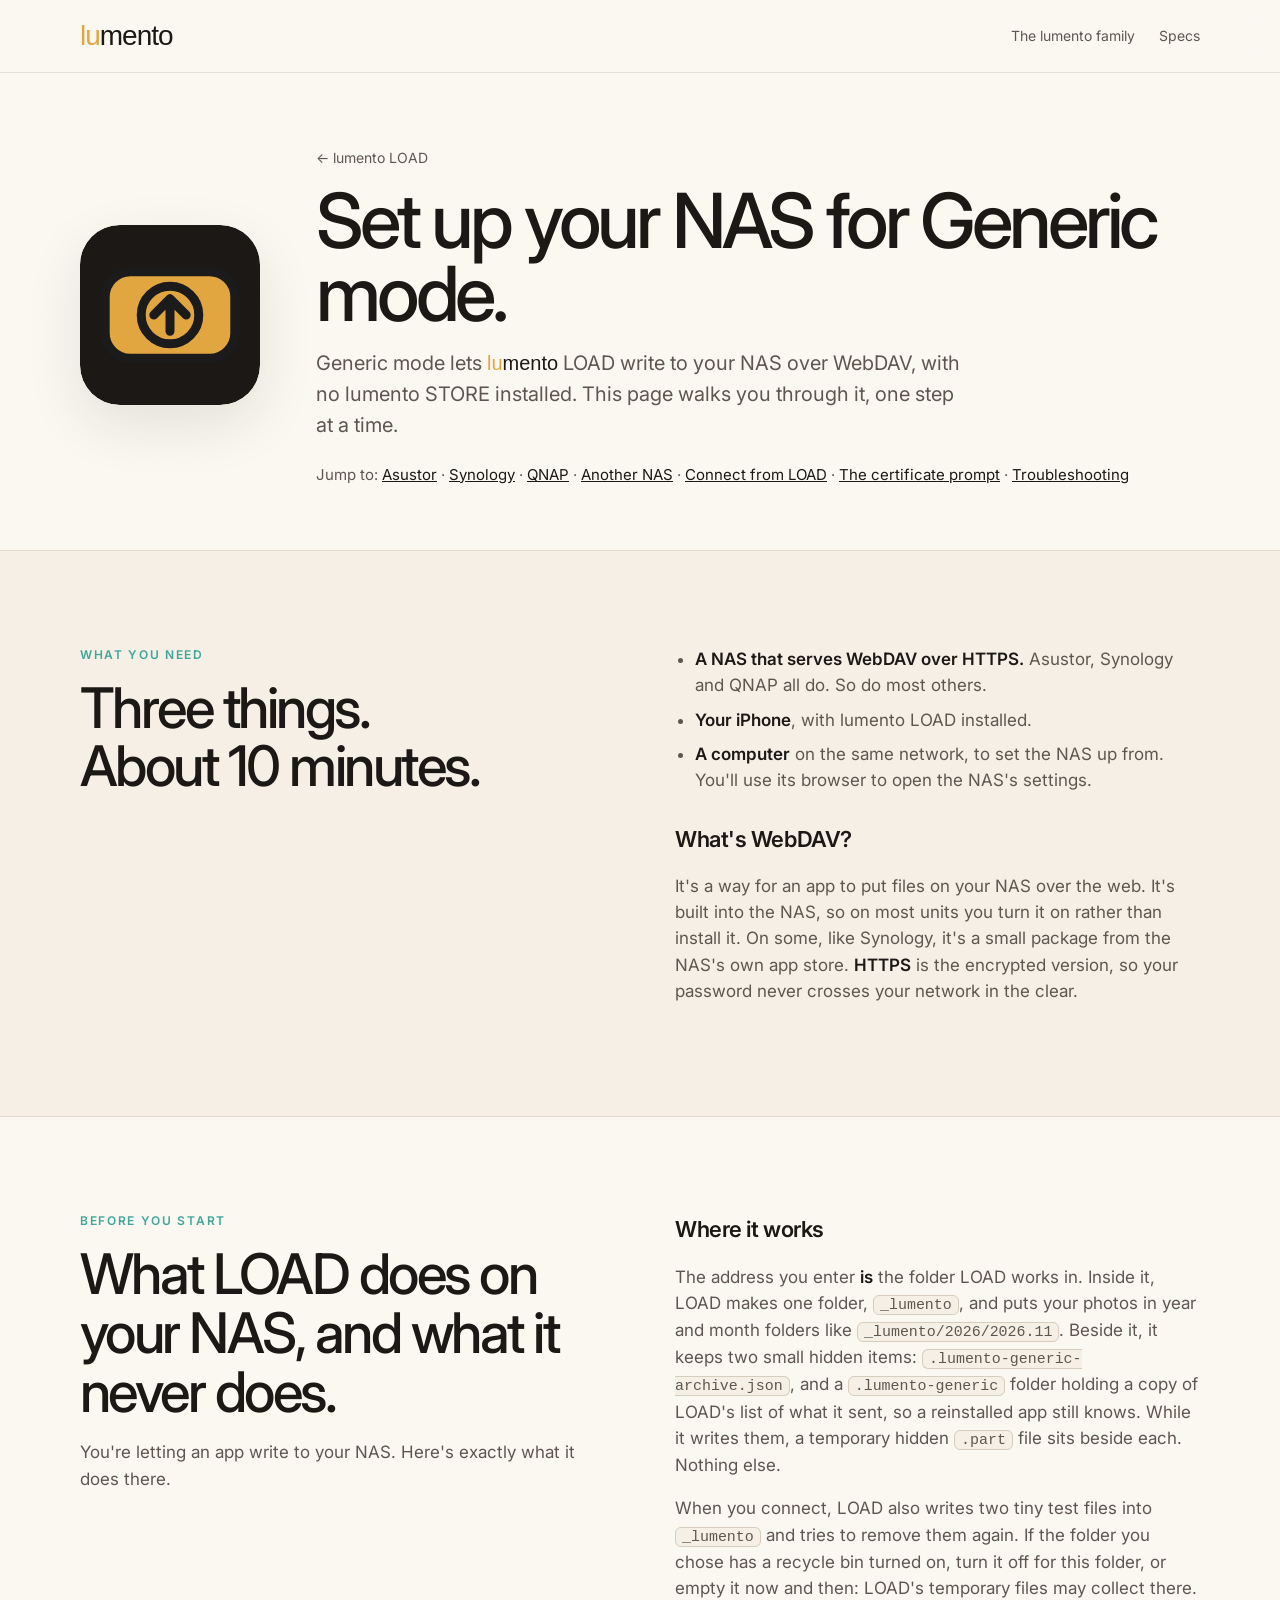
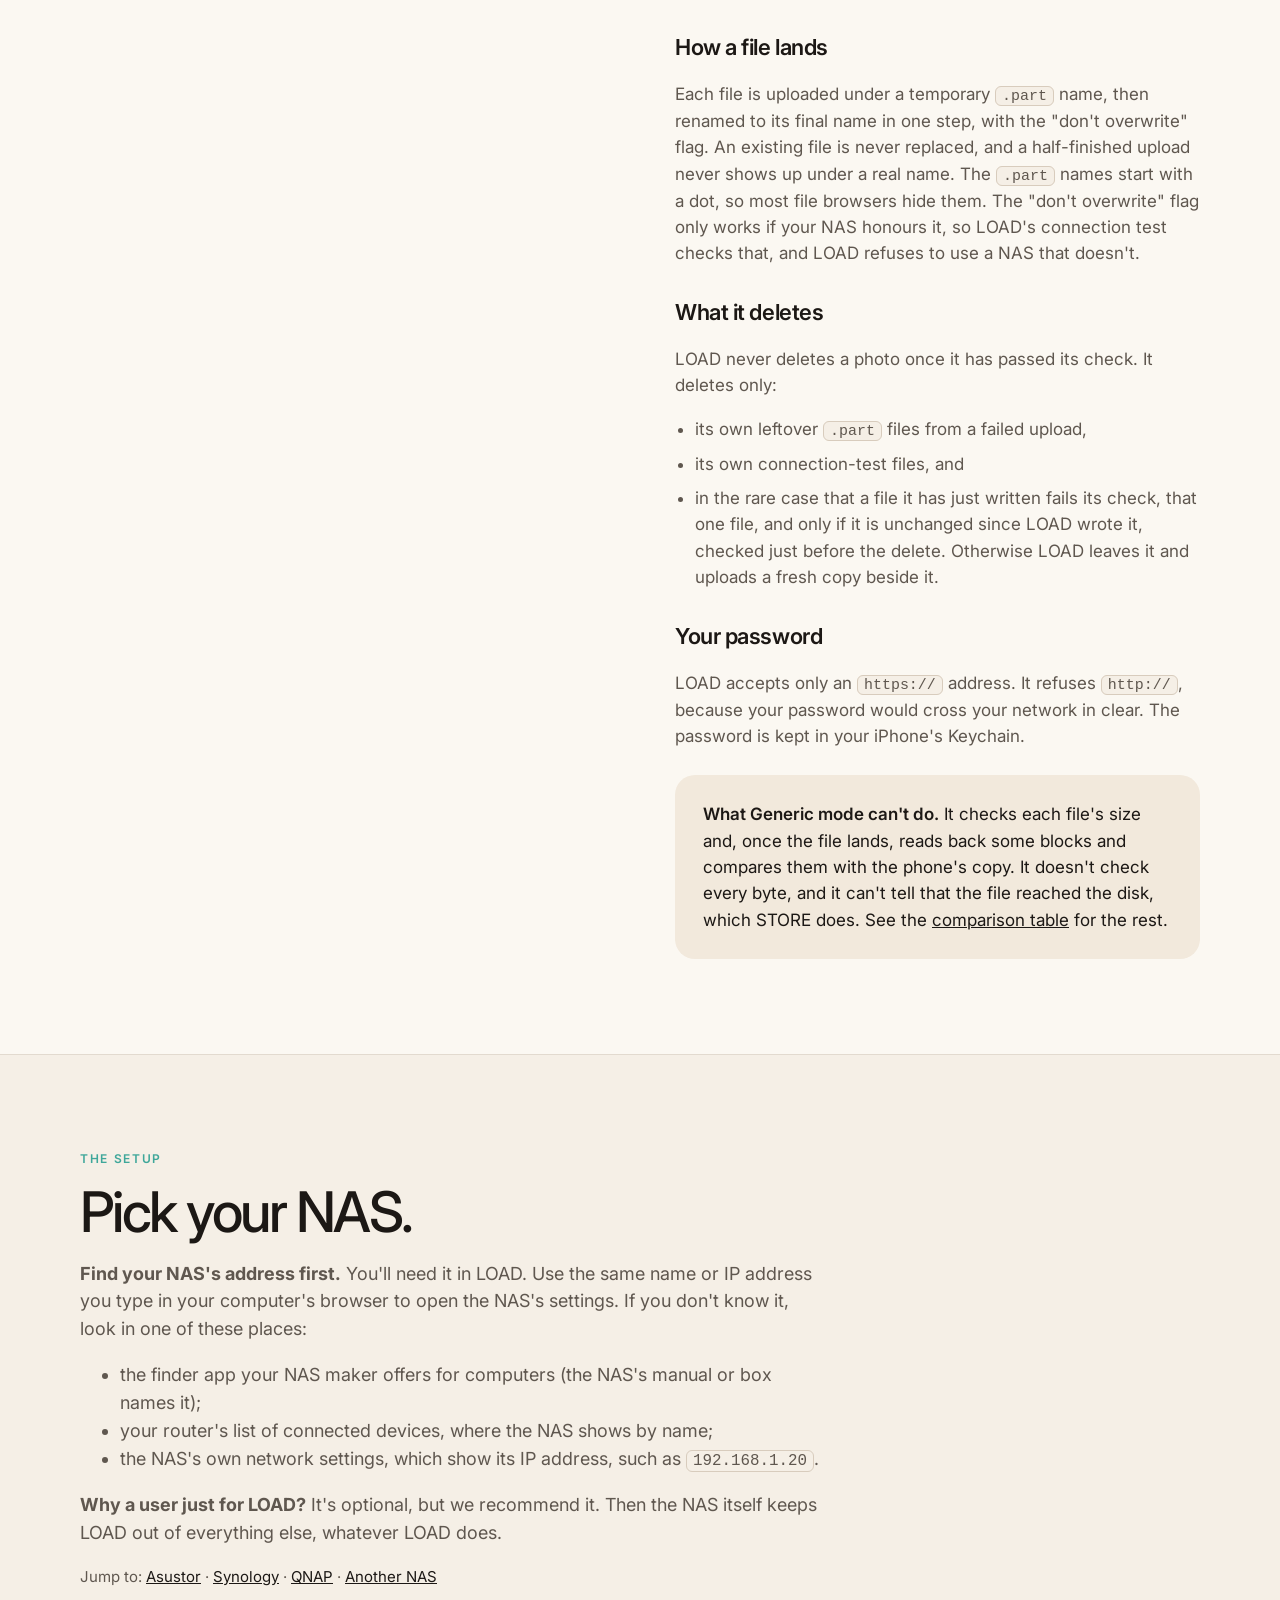
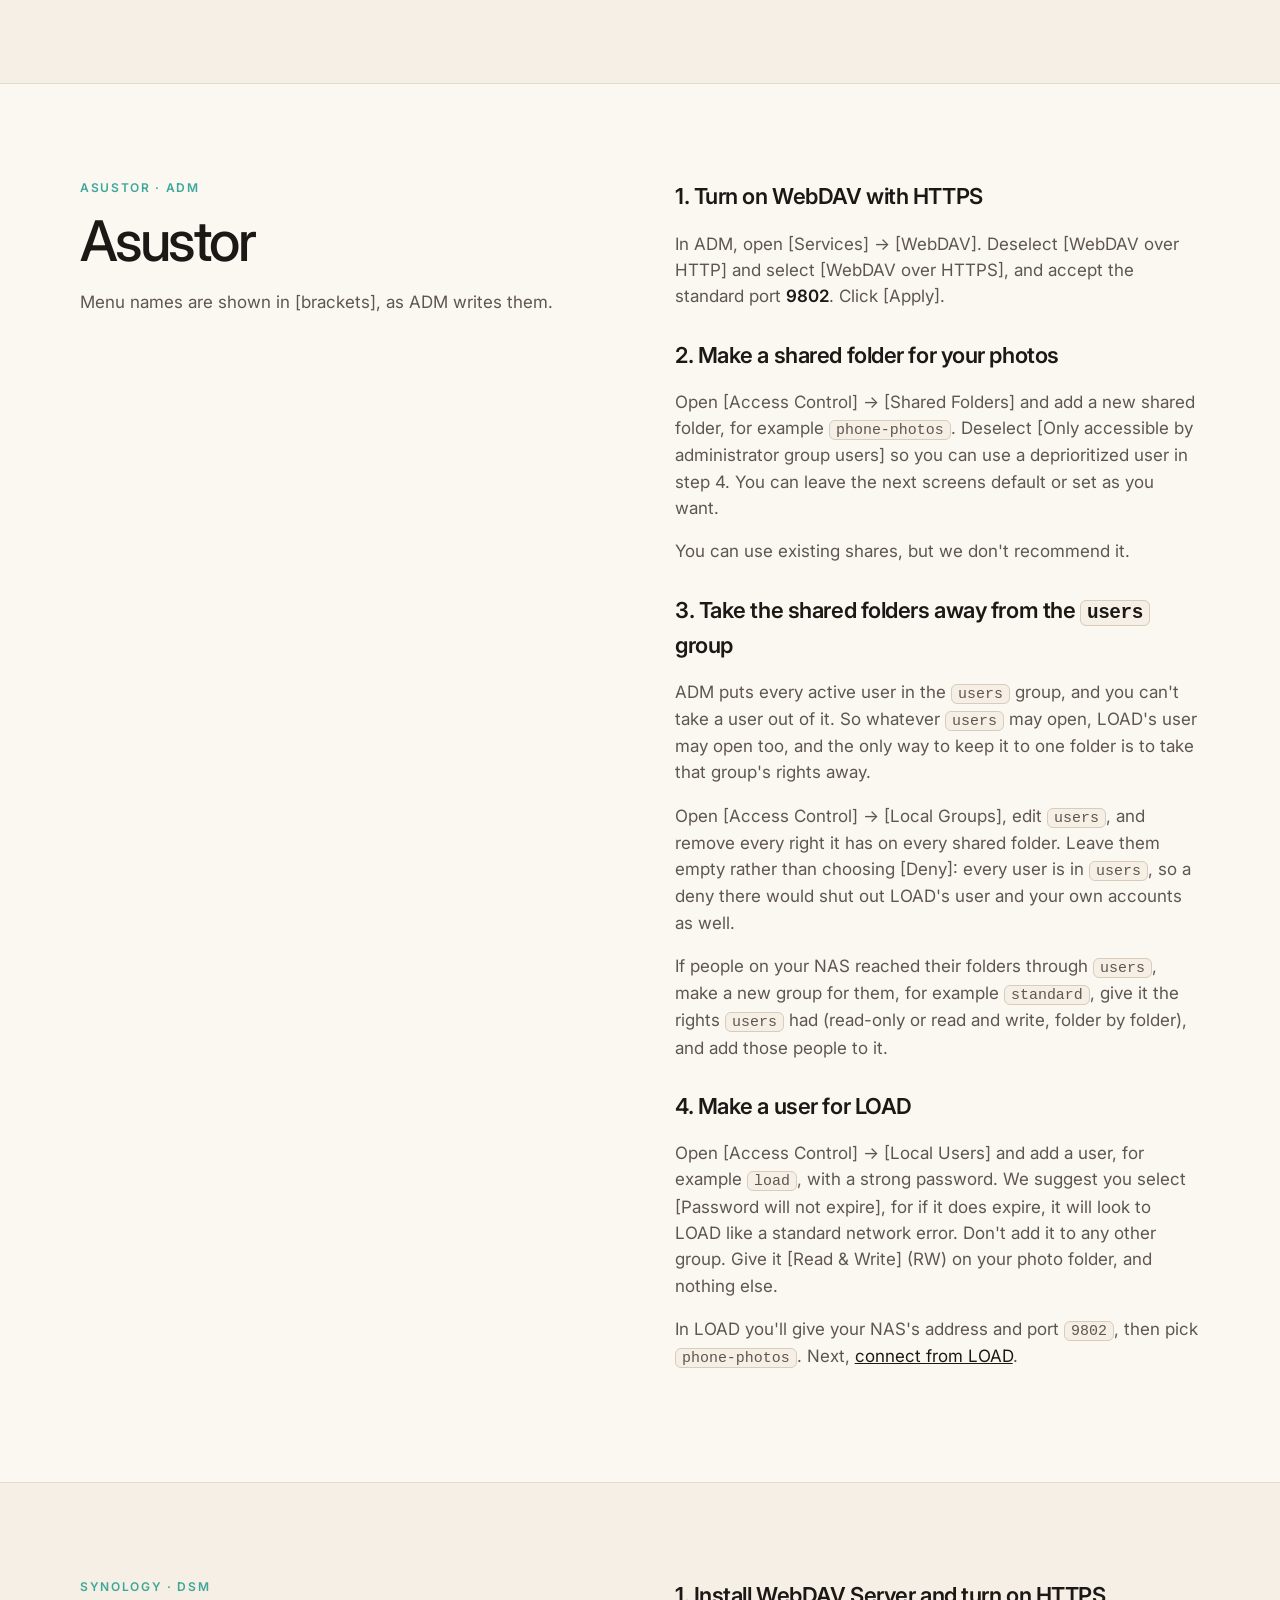
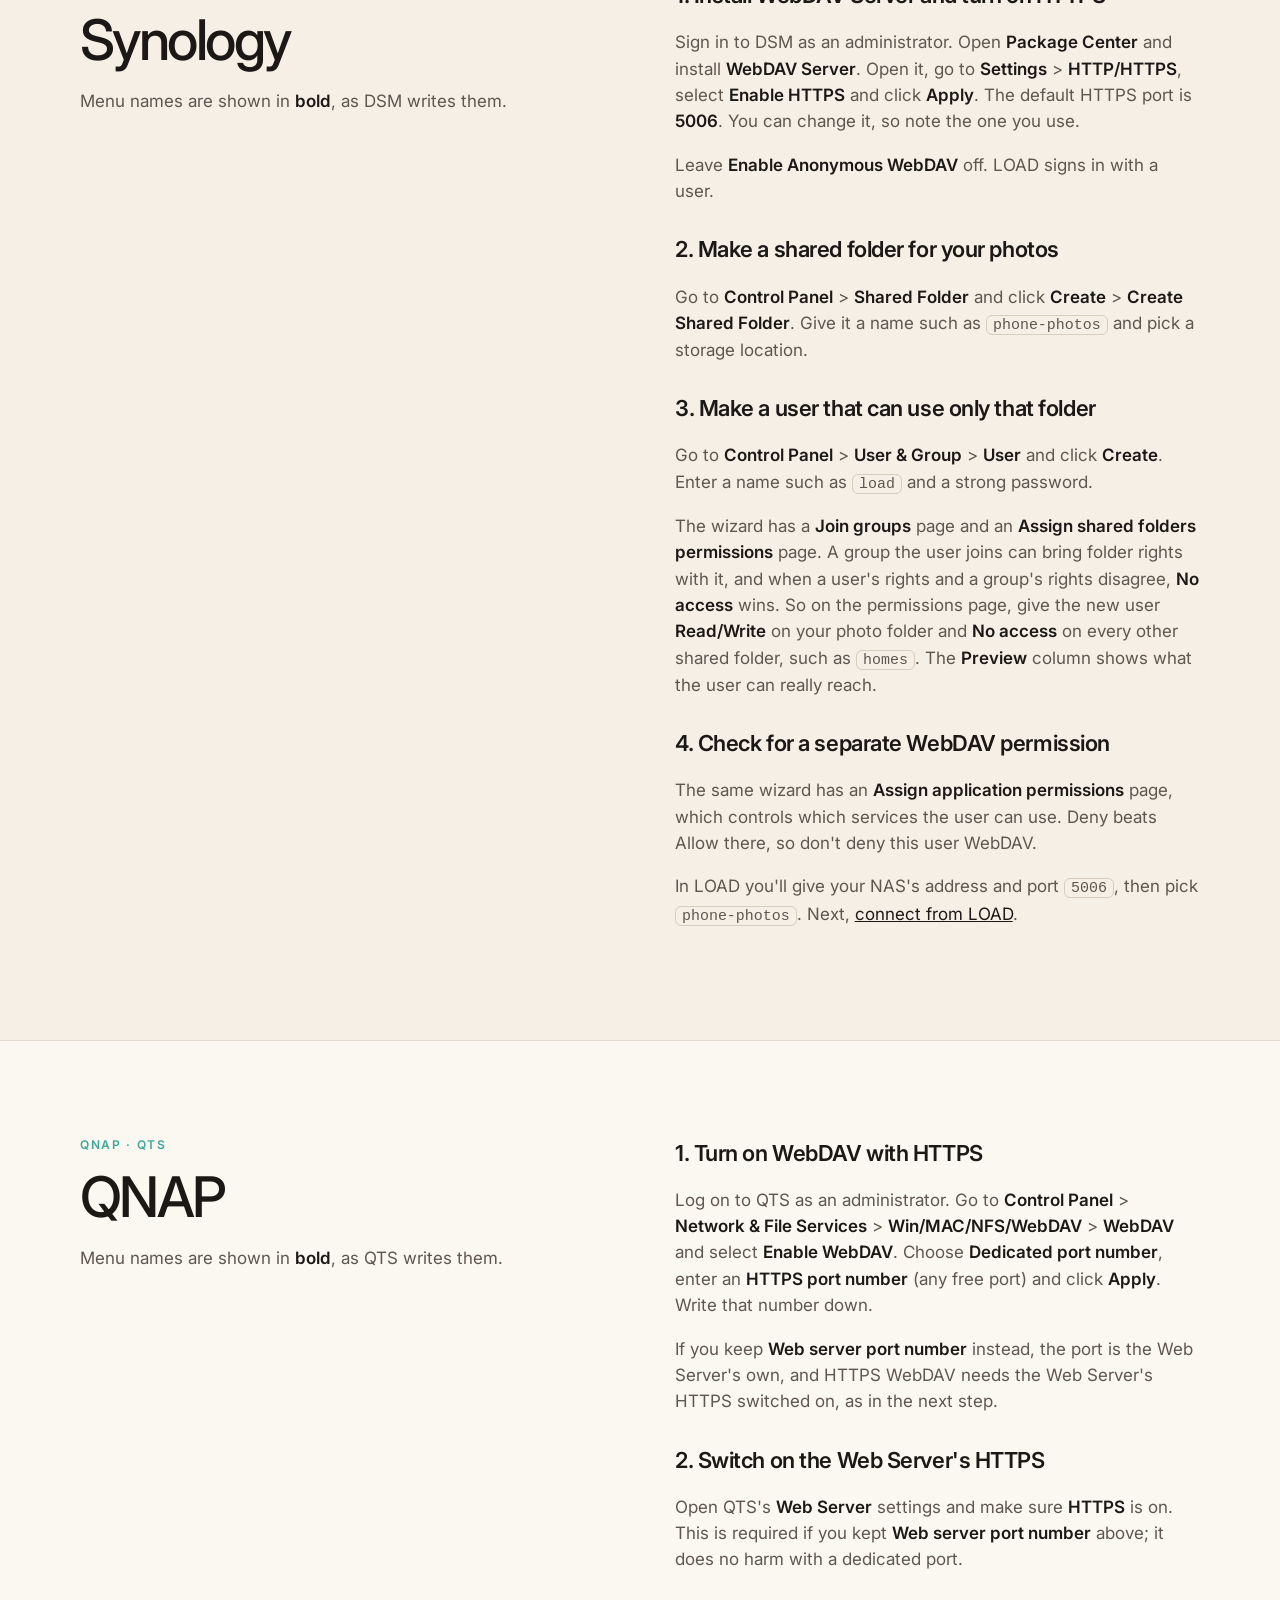
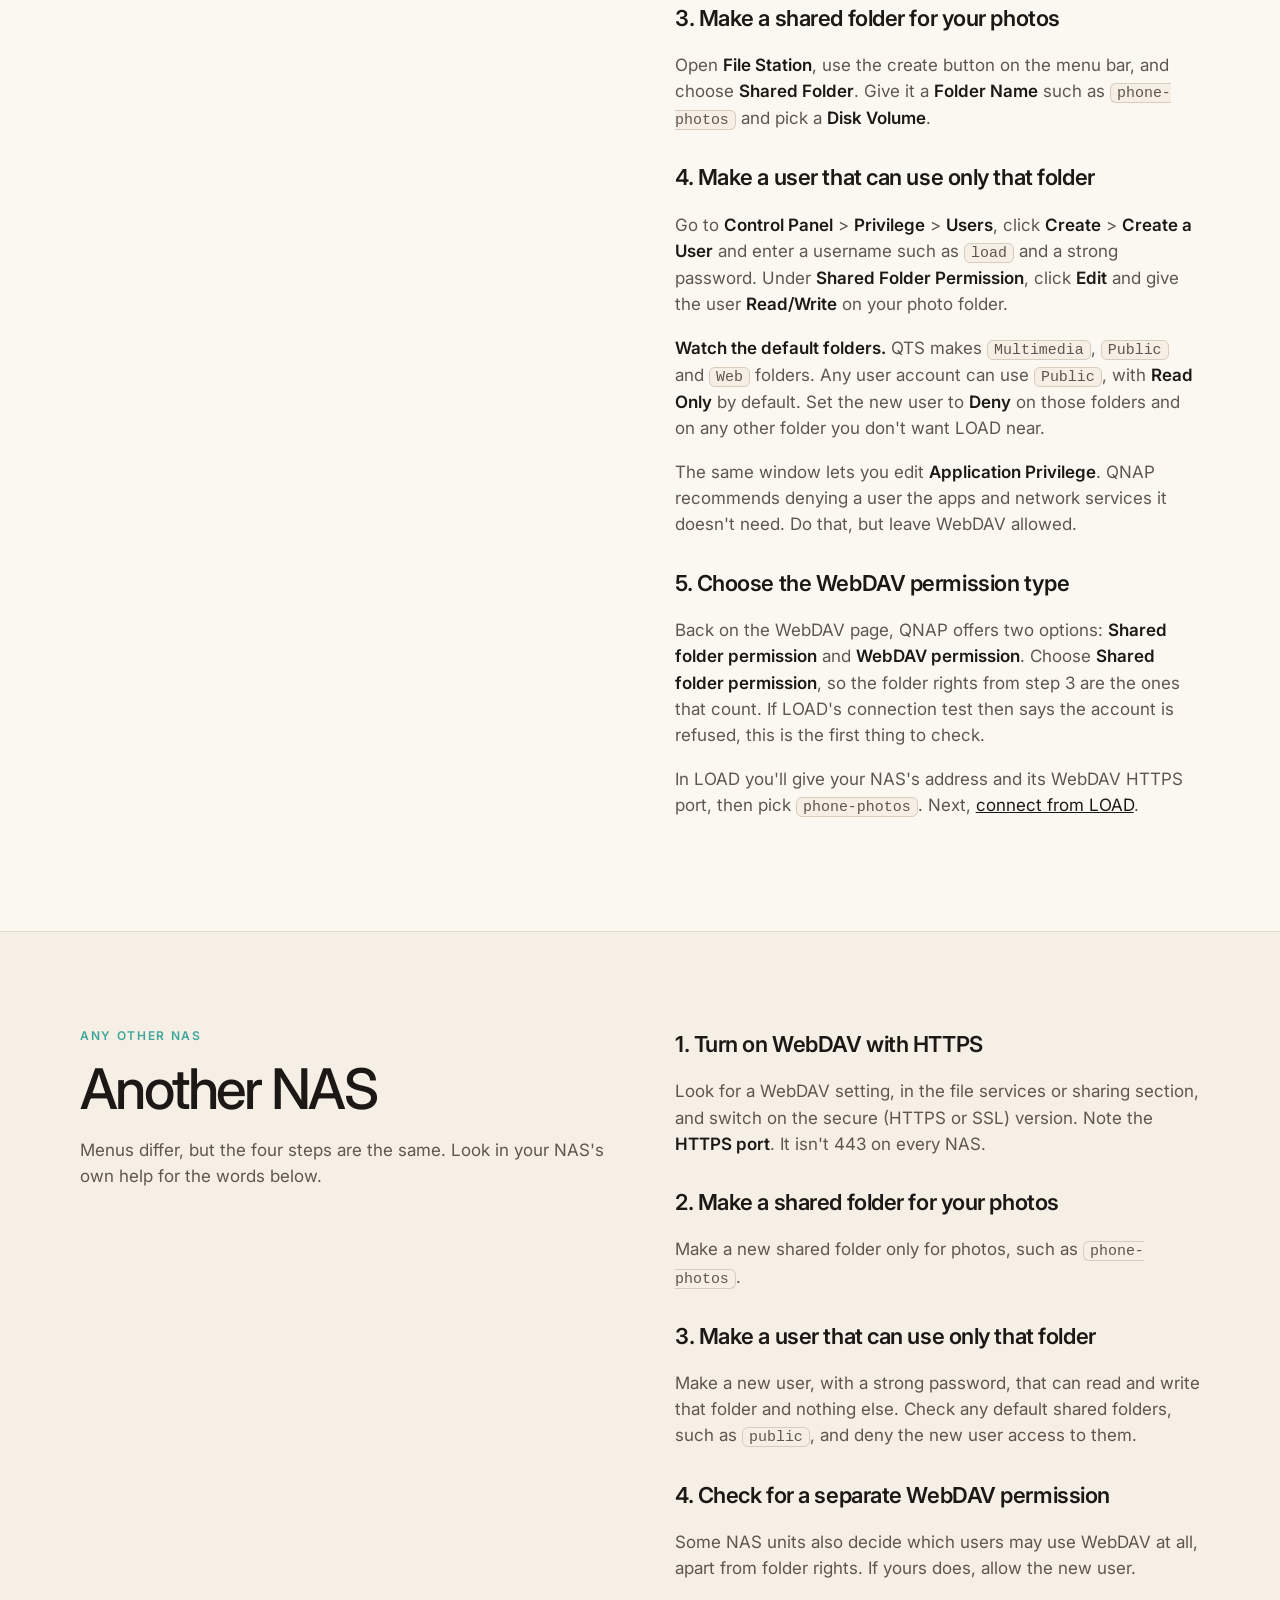
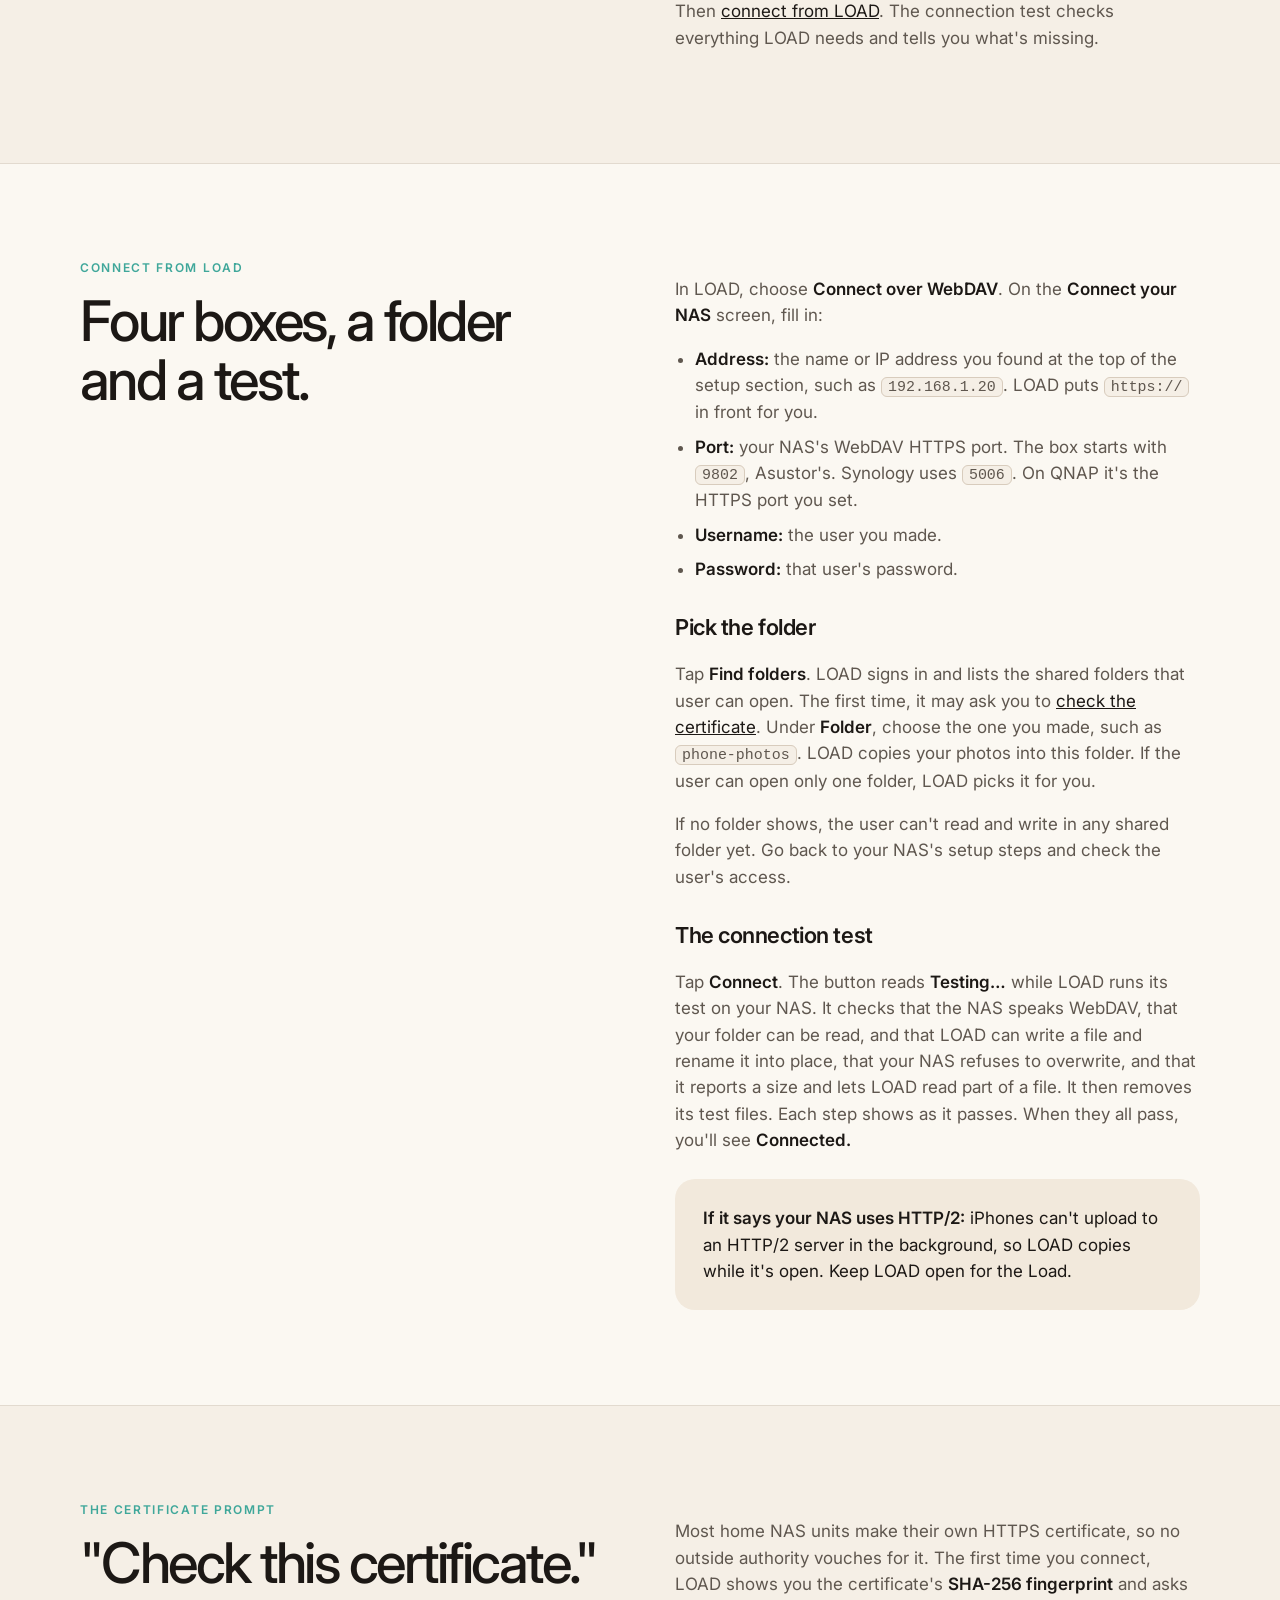
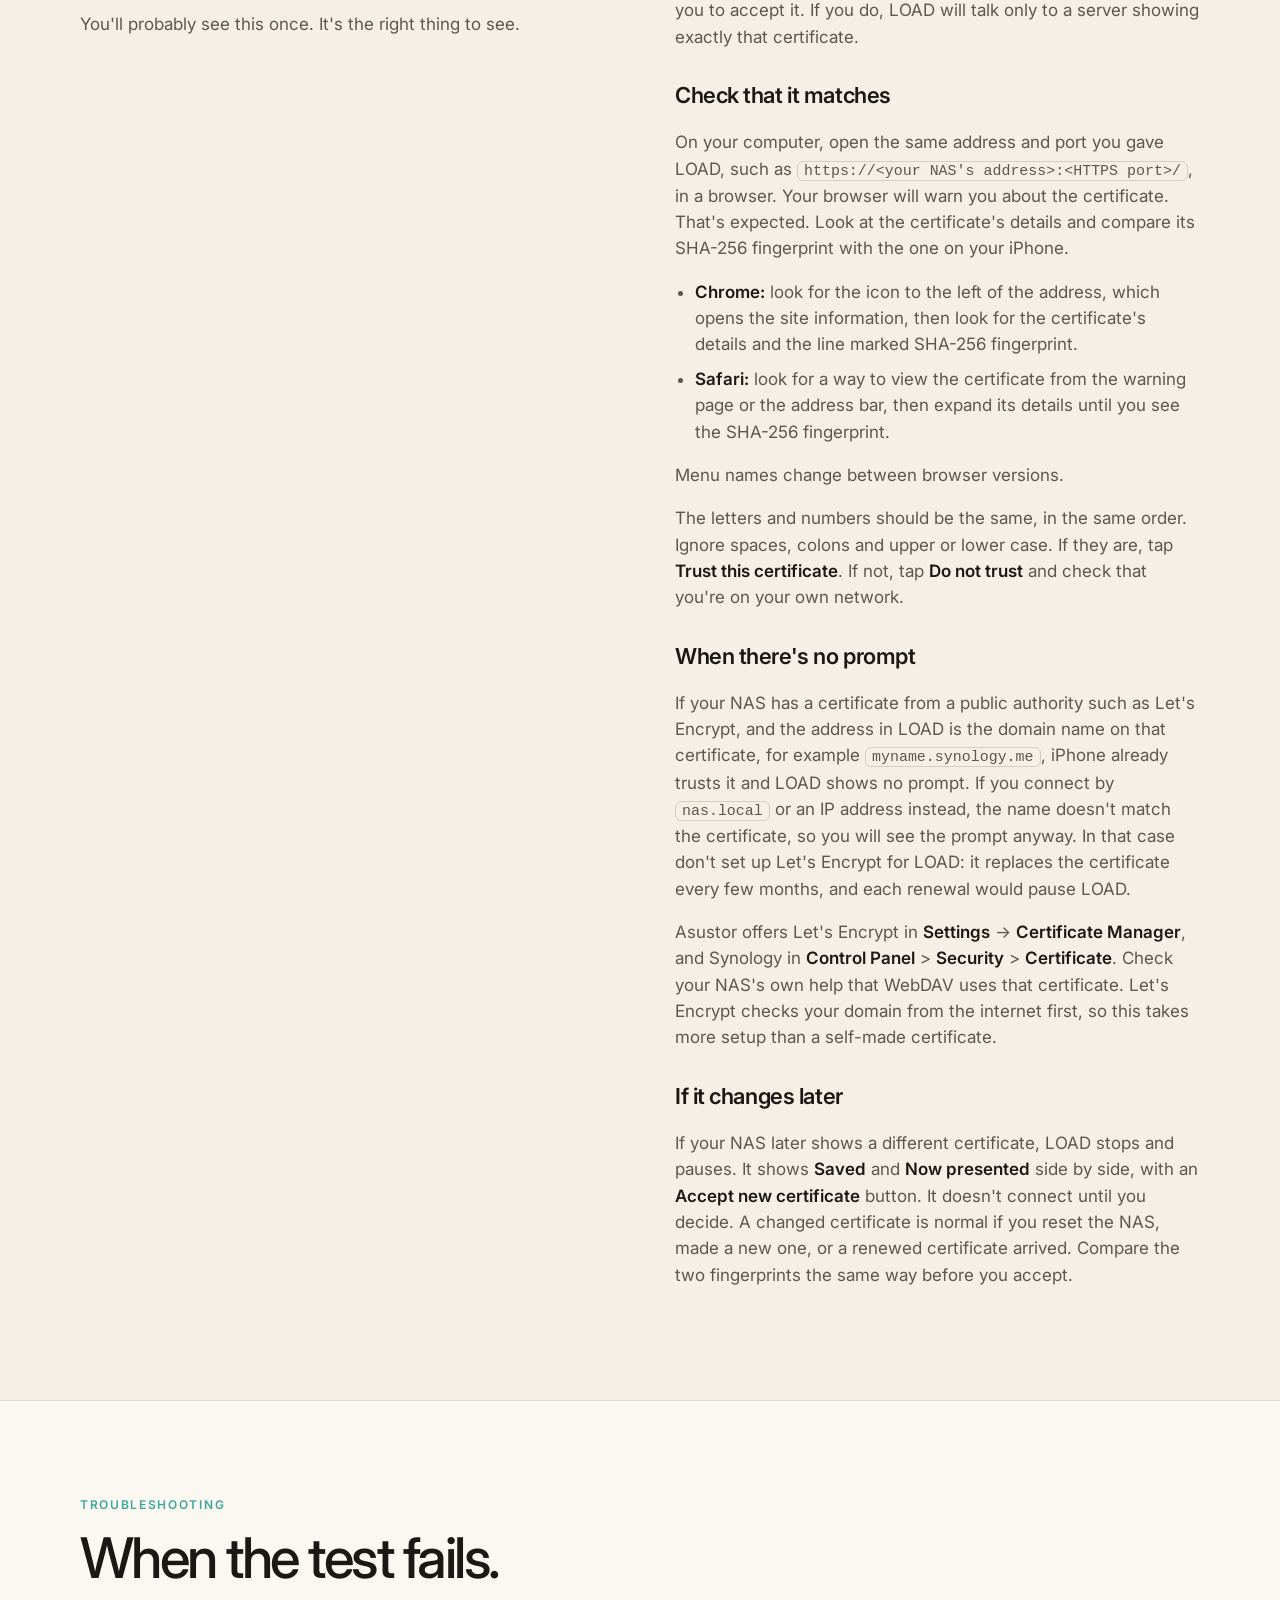
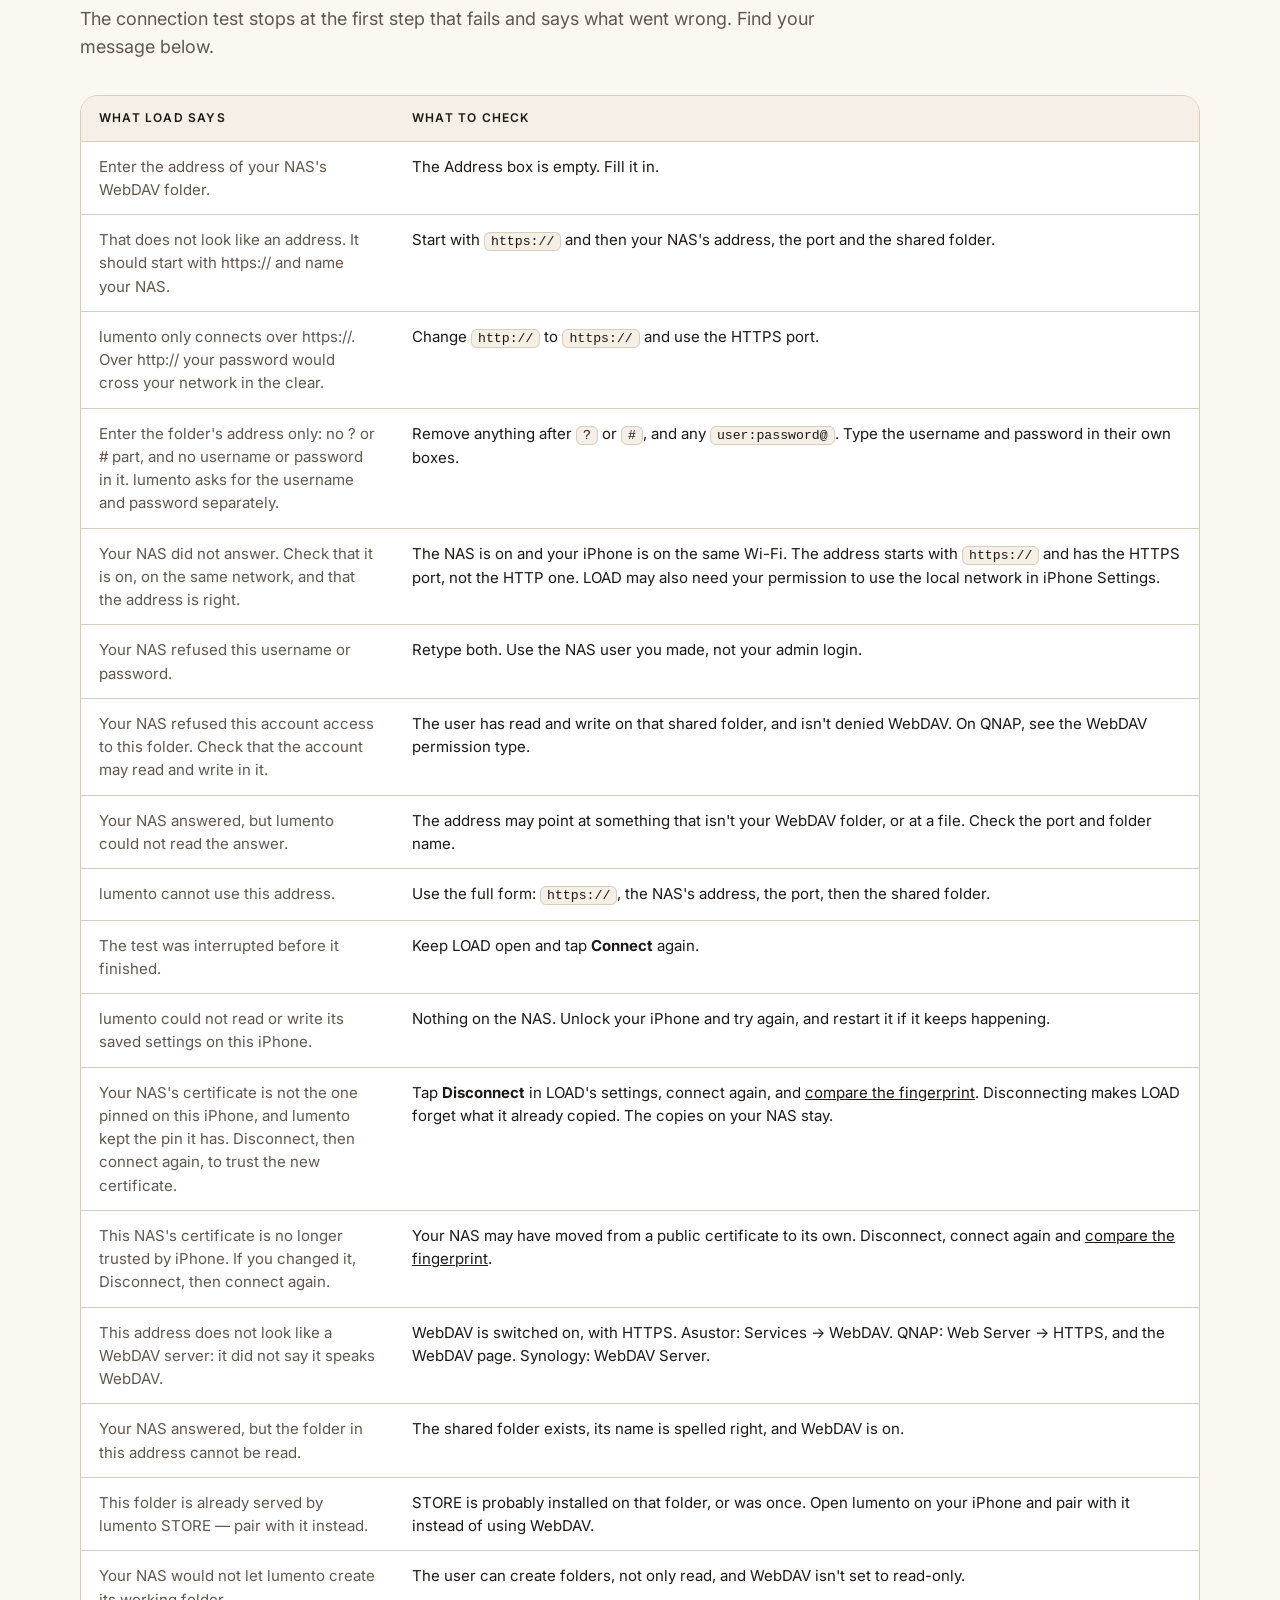
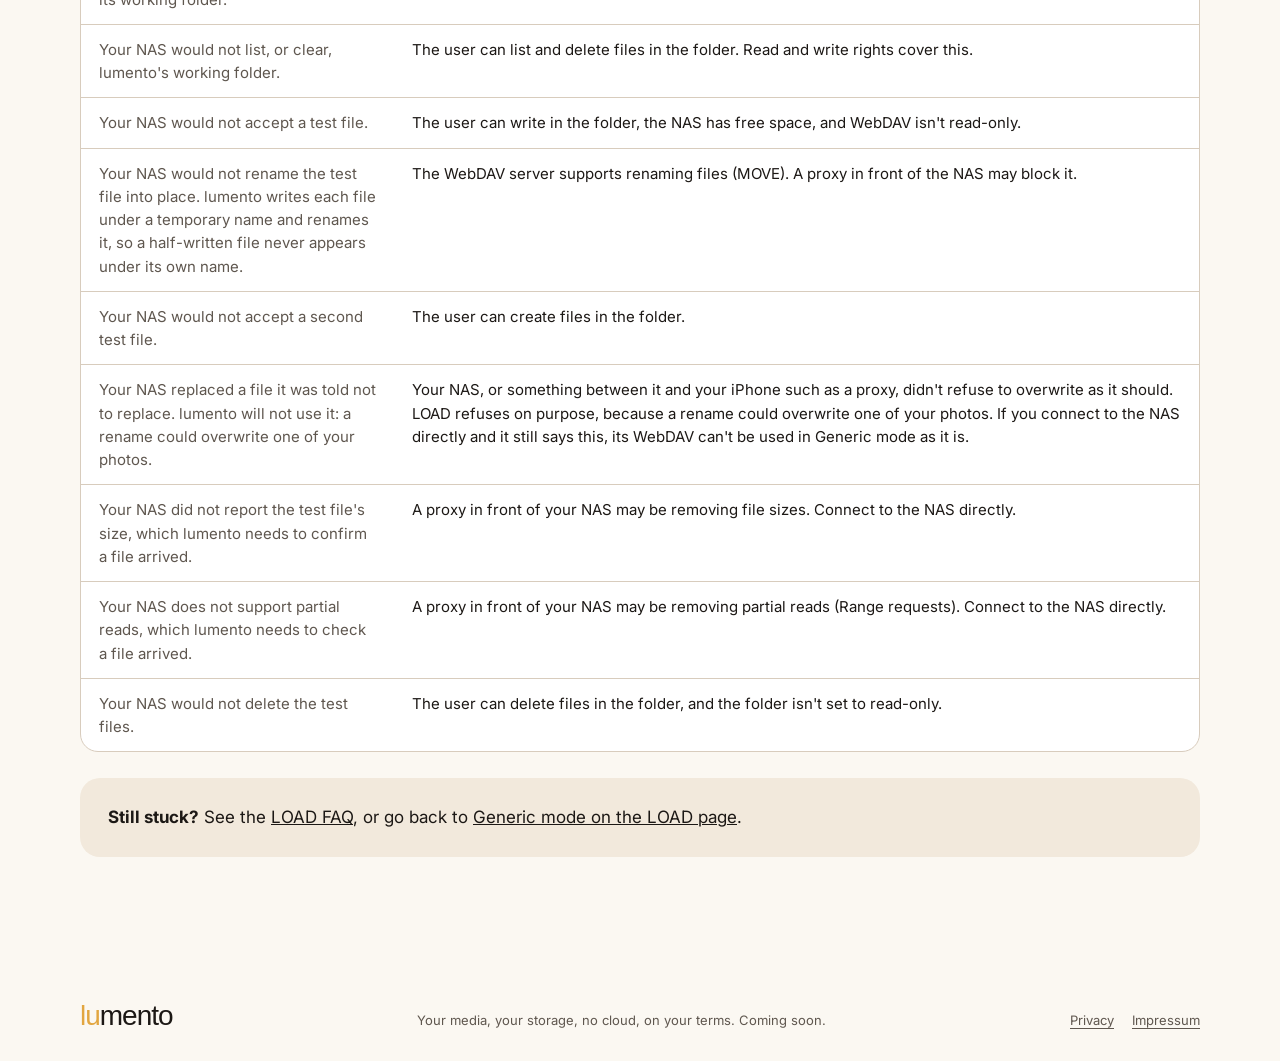
<file: webdav-setup.html>
<!doctype html>
<html lang="en">
<head>
<meta charset="utf-8">
<meta name="viewport" content="width=device-width,initial-scale=1">
<meta name="description" content="Set up your NAS for lumento LOAD's Generic mode: turn on WebDAV over HTTPS, make a folder and a user just for your photos, and connect from your iPhone.">
<title>lumento LOAD — set up your NAS for Generic mode</title>
<link rel="preconnect" href="https://fonts.bunny.net">
<link rel="stylesheet" href="https://fonts.bunny.net/css2?family=Inter:wght@400;500;600;700&display=swap">
<link rel="stylesheet" href="styles.css">
</head>
<body>
<header>
  <div class="wrap">
    <nav>
      <a class="brand product-name" href="index.html">
        <span class="lu">lu</span><span class="mento">mento</span>
      </a>
      <a class="link" href="index.html#family">The lumento family</a>
      <a class="link" href="specs.html">Specs</a>
    </nav>
  </div>
</header>

<main>
<section class="wrap p-hero">
  <div class="icon"><img src="assets/lumento-load.svg" alt="lumento LOAD icon"></div>
  <div>
    <a class="crumb" href="load.html#generic">← lumento LOAD</a>
    <h1>Set up your NAS for Generic mode.</h1>
    <p class="lede">Generic mode lets <span class="product-name"><span class="lu">lu</span><span class="mento">mento</span></span> LOAD write to your NAS over WebDAV, with no lumento STORE installed.  This page walks you through it, one step at a time.</p>
    <p class="jump">Jump to: <a href="#asustor">Asustor</a> · <a href="#synology">Synology</a> · <a href="#qnap">QNAP</a> · <a href="#other">Another NAS</a> · <a href="#connect">Connect from LOAD</a> · <a href="#certificate">The certificate prompt</a> · <a href="#troubleshooting">Troubleshooting</a></p>
  </div>
</section>

<section class="section alt" id="need">
  <div class="wrap split">
    <div>
      <div class="kicker">What you need</div>
      <h2>Three things.<br>About 10 minutes.</h2>
    </div>
    <div>
      <ul>
        <li><strong>A NAS that serves WebDAV over HTTPS.</strong>  Asustor, Synology and QNAP all do.  So do most others.</li>
        <li><strong>Your iPhone</strong>, with lumento LOAD installed.</li>
        <li><strong>A computer</strong> on the same network, to set the NAS up from.  You'll use its browser to open the NAS's settings.</li>
      </ul>
      <h3>What's WebDAV?</h3>
      <p>It's a way for an app to put files on your NAS over the web.  It's built into the NAS, so on most units you turn it on rather than install it.  On some, like Synology, it's a small package from the NAS's own app store.  <strong>HTTPS</strong> is the encrypted version, so your password never crosses your network in the clear.</p>
    </div>
  </div>
</section>

<section class="section" id="what-load-does">
  <div class="wrap split">
    <div>
      <div class="kicker">Before you start</div>
      <h2>What LOAD does on your NAS, and what it never does.</h2>
      <p>You're letting an app write to your NAS.  Here's exactly what it does there.</p>
    </div>
    <div>
      <h3>Where it works</h3>
      <p>The address you enter <strong>is</strong> the folder LOAD works in.  Inside it, LOAD makes one folder, <code>_lumento</code>, and puts your photos in year and month folders like <code>_lumento/2026/2026.11</code>.  Beside it, it keeps two small hidden items: <code>.lumento-generic-archive.json</code>, and a <code>.lumento-generic</code> folder holding a copy of LOAD's list of what it sent, so a reinstalled app still knows.  While it writes them, a temporary hidden <code>.part</code> file sits beside each.  Nothing else.</p>
      <p>When you connect, LOAD also writes two tiny test files into <code>_lumento</code> and tries to remove them again.  If the folder you chose has a recycle bin turned on, turn it off for this folder, or empty it now and then: LOAD's temporary files may collect there.</p>
      <h3>How a file lands</h3>
      <p>Each file is uploaded under a temporary <code>.part</code> name, then renamed to its final name in one step, with the "don't overwrite" flag.  An existing file is never replaced, and a half-finished upload never shows up under a real name.  The <code>.part</code> names start with a dot, so most file browsers hide them.  The "don't overwrite" flag only works if your NAS honours it, so LOAD's connection test checks that, and LOAD refuses to use a NAS that doesn't.</p>
      <h3>What it deletes</h3>
      <p>LOAD never deletes a photo once it has passed its check.  It deletes only:</p>
      <ul>
        <li>its own leftover <code>.part</code> files from a failed upload,</li>
        <li>its own connection-test files, and</li>
        <li>in the rare case that a file it has just written fails its check, that one file, and only if it is unchanged since LOAD wrote it, checked just before the delete.  Otherwise LOAD leaves it and uploads a fresh copy beside it.</li>
      </ul>
      <h3>Your password</h3>
      <p>LOAD accepts only an <code>https://</code> address.  It refuses <code>http://</code>, because your password would cross your network in clear.  The password is kept in your iPhone's Keychain.</p>
      <div class="callout">
        <p><strong>What Generic mode can't do.</strong>  It checks each file's size and, once the file lands, reads back some blocks and compares them with the phone's copy.  It doesn't check every byte, and it can't tell that the file reached the disk, which STORE does.  See the <a href="load.html#generic">comparison table</a> for the rest.</p>
      </div>
    </div>
  </div>
</section>

<section class="section alt" id="setup">
  <div class="wrap">
    <div class="kicker">The setup</div>
    <h2>Pick your NAS.</h2>
        <p class="intro"><strong>Find your NAS's address first.</strong>  You'll need it in LOAD.  Use the same name or IP address you type in your computer's browser to open the NAS's settings.  If you don't know it, look in one of these places:</p>
    <!-- source: none. No vendor page on finder apps could be read on 2026-11-09 (Synology's KB article text is not served to curl, QNAP's finder page returned 404, Asustor's College page did not mention it); kept to general terms. -->
    <ul class="intro">
      <li>the finder app your NAS maker offers for computers (the NAS's manual or box names it);</li>
      <li>your router's list of connected devices, where the NAS shows by name;</li>
      <li>the NAS's own network settings, which show its IP address, such as <code>192.168.1.20</code>.</li>
    </ul>
    <p class="intro"><strong>Why a user just for LOAD?</strong>  It's optional, but we recommend it.  Then the NAS itself keeps LOAD out of everything else, whatever LOAD does.</p>
    <p class="jump">Jump to: <a href="#asustor">Asustor</a> · <a href="#synology">Synology</a> · <a href="#qnap">QNAP</a> · <a href="#other">Another NAS</a></p>
  </div>
</section>

<section class="section" id="asustor">
  <div class="wrap split">
    <div>
      <div class="kicker">Asustor · ADM</div>
      <h2>Asustor</h2>
      <p>Menu names are shown in [brackets], as ADM writes them.</p>
    </div>
    <div>
      <h3>1. Turn on WebDAV with HTTPS</h3>
      <!-- source: https://web.archive.org/web/20260623/https://www.asustor.com/online/College_topic?topic=208 (archived copy dated 2026-06-23; asustor.com refused connections on 2026-11-09), read 2026-11-09 -->
      <p>In ADM, open [Services] → [WebDAV].  Deselect [WebDAV over HTTP] and select [WebDAV over HTTPS], and accept the standard port <strong>9802</strong>.  Click [Apply].</p>
      <h3>2. Make a shared folder for your photos</h3>
      <!-- source: https://web.archive.org/web/20260623/https://www.asustor.com/online/online_help_V5?id=39 (archived copy dated 2026-06-23; asustor.com refused connections on 2026-11-09), read 2026-11-09 -->
      <p>Open [Access Control] → [Shared Folders] and add a new shared folder, for example <code>phone-photos</code>.  Deselect [Only accessible by administrator group users] so you can use a deprioritized user in step 4.  You can leave the next screens default or set as you want.</p>
      <p>You can use existing shares, but we don't recommend it.</p>
      <h3>3. Take the shared folders away from the <code>users</code> group</h3>
      <!-- source: 9Reg in ADM on the AS6704T, 2026-11-10: every active user is in the users group and cannot be taken out of it unless disabled; a new WebDAV user could read all 10 shares through it (LOAD's per-share check answered 207 for each) -->
      <p>ADM puts every active user in the <code>users</code> group, and you can't take a user out of it.  So whatever <code>users</code> may open, LOAD's user may open too, and the only way to keep it to one folder is to take that group's rights away.</p>
      <p>Open [Access Control] → [Local Groups], edit <code>users</code>, and remove every right it has on every shared folder.  Leave them empty rather than choosing [Deny]: every user is in <code>users</code>, so a deny there would shut out LOAD's user and your own accounts as well.</p>
      <p>If people on your NAS reached their folders through <code>users</code>, make a new group for them, for example <code>standard</code>, give it the rights <code>users</code> had (read-only or read and write, folder by folder), and add those people to it.</p>
      <h3>4. Make a user for LOAD</h3>
      <!-- source: https://web.archive.org/web/20260623/https://www.asustor.com/online/online_help_V5?id=35 (archived copy dated 2026-06-23; Local Users: add users and assign their access rights to shared folders), read 2026-11-09 -->
      <p>Open [Access Control] → [Local Users] and add a user, for example <code>load</code>, with a strong password.  We suggest you select [Password will not expire], for if it does expire, it will look to LOAD like a standard network error.  Don't add it to any other group.  Give it [Read &amp; Write] (RW) on your photo folder, and nothing else.</p>
      <p>In LOAD you'll give your NAS's address and port <code>9802</code>, then pick <code>phone-photos</code>.  Next, <a href="#connect">connect from LOAD</a>.</p>
    </div>
  </div>
</section>

<section class="section alt" id="synology">
  <div class="wrap split">
    <div>
      <div class="kicker">Synology · DSM</div>
      <h2>Synology</h2>
      <p>Menu names are shown in <strong>bold</strong>, as DSM writes them.</p>
    </div>
    <div>
      <h3>1. Install WebDAV Server and turn on HTTPS</h3>
      <!-- source: https://kb.synology.com/en-global/DSM/tutorial/How_to_access_files_on_Synology_NAS_with_WebDAV (Package Center, install WebDAV Server), read 2026-11-09 -->
      <!-- source: https://kb.synology.com/en-global/DSM/help/WebDAVServer/webdav_server?version=7 (Settings > HTTP/HTTPS; HTTPS port 5006), read 2026-11-09 -->
      <p>Sign in to DSM as an administrator.  Open <strong>Package Center</strong> and install <strong>WebDAV Server</strong>.  Open it, go to <strong>Settings</strong> &gt; <strong>HTTP/HTTPS</strong>, select <strong>Enable HTTPS</strong> and click <strong>Apply</strong>.  The default HTTPS port is <strong>5006</strong>.  You can change it, so note the one you use.</p>
      <p>Leave <strong>Enable Anonymous WebDAV</strong> off.  LOAD signs in with a user.</p>
      <h3>2. Make a shared folder for your photos</h3>
      <!-- source: https://kb.synology.com/en-global/DSM/help/DSM/AdminCenter/file_share_create?version=7, read 2026-11-09 -->
      <p>Go to <strong>Control Panel</strong> &gt; <strong>Shared Folder</strong> and click <strong>Create</strong> &gt; <strong>Create Shared Folder</strong>.  Give it a name such as <code>phone-photos</code> and pick a storage location.</p>
      <h3>3. Make a user that can use only that folder</h3>
      <!-- source: https://kb.synology.com/en-global/DSM/help/DSM/AdminCenter/file_user_create?version=7, read 2026-11-09 -->
      <!-- source: https://kb.synology.com/en-global/DSM/help/DSM/AdminCenter/file_share_privilege?version=7 (Read/Write, Read only, No access; No access wins over Read/Write), read 2026-11-09 -->
      <p>Go to <strong>Control Panel</strong> &gt; <strong>User &amp; Group</strong> &gt; <strong>User</strong> and click <strong>Create</strong>.  Enter a name such as <code>load</code> and a strong password.</p>
      <p>The wizard has a <strong>Join groups</strong> page and an <strong>Assign shared folders permissions</strong> page.  A group the user joins can bring folder rights with it, and when a user's rights and a group's rights disagree, <strong>No access</strong> wins.  So on the permissions page, give the new user <strong>Read/Write</strong> on your photo folder and <strong>No access</strong> on every other shared folder, such as <code>homes</code>.  The <strong>Preview</strong> column shows what the user can really reach.</p>
      <h3>4. Check for a separate WebDAV permission</h3>
      <!-- source: https://kb.synology.com/en-global/DSM/help/DSM/AdminCenter/file_user_create?version=7 ("On the Assign application permissions page, you can control which services the user can access. The Deny permission has priority over Allow permission."), read 2026-11-09 -->
      <p>The same wizard has an <strong>Assign application permissions</strong> page, which controls which services the user can use.  Deny beats Allow there, so don't deny this user WebDAV.</p>
      <p>In LOAD you'll give your NAS's address and port <code>5006</code>, then pick <code>phone-photos</code>.  Next, <a href="#connect">connect from LOAD</a>.</p>
    </div>
  </div>
</section>

<section class="section" id="qnap">
  <div class="wrap split">
    <div>
      <div class="kicker">QNAP · QTS</div>
      <h2>QNAP</h2>
      <p>Menu names are shown in <strong>bold</strong>, as QTS writes them.</p>
    </div>
    <div>
      <h3>1. Turn on WebDAV with HTTPS</h3>
      <!-- source: https://docs.qnap.com/operating-system/qts/5.2.x/en-us/configuring-webdav-settings-CDDF133D.html, read 2026-11-09 -->
      <p>Log on to QTS as an administrator.  Go to <strong>Control Panel</strong> &gt; <strong>Network &amp; File Services</strong> &gt; <strong>Win/MAC/NFS/WebDAV</strong> &gt; <strong>WebDAV</strong> and select <strong>Enable WebDAV</strong>.  Choose <strong>Dedicated port number</strong>, enter an <strong>HTTPS port number</strong> (any free port) and click <strong>Apply</strong>.  Write that number down.</p>
      <p>If you keep <strong>Web server port number</strong> instead, the port is the Web Server's own, and HTTPS WebDAV needs the Web Server's HTTPS switched on, as in the next step.</p>
      <h3>2. Switch on the Web Server's HTTPS</h3>
      <!-- source: lumento iOS app, GenericVendorHints.swift ("QNAP: Web Server → HTTPS"), which is inferred, not measured on every firmware. The QNAP WebDAV page above does not mention it and no QNAP page we could read gives the menu path, so the path is not given; read 2026-11-09. -->
      <p>Open QTS's <strong>Web Server</strong> settings and make sure <strong>HTTPS</strong> is on.  This is required if you kept <strong>Web server port number</strong> above; it does no harm with a dedicated port.</p>
      <h3>3. Make a shared folder for your photos</h3>
      <!-- source: https://docs.qnap.com/operating-system/qts/5.2.x/en-us/creating-a-shared-folder-961E8DD8.html, read 2026-11-09 -->
      <p>Open <strong>File Station</strong>, use the create button on the menu bar, and choose <strong>Shared Folder</strong>.  Give it a <strong>Folder Name</strong> such as <code>phone-photos</code> and pick a <strong>Disk Volume</strong>.</p>
      <h3>4. Make a user that can use only that folder</h3>
      <!-- source: https://docs.qnap.com/operating-system/qts/5.2.x/en-us/creating-a-local-user-A3835C8C.html, read 2026-11-09 -->
      <!-- source: https://docs.qnap.com/operating-system/qts/5.2.x/en-us/default-shared-folders-CC9C2CBE.html ("Public: This folder can be used by any user account. The default permission of this folder is Read Only."), read 2026-11-09 -->
      <!-- source: https://docs.qnap.com/operating-system/qts/5.2.x/en-us/shared-folder-permissions-52AE082A.html (Read Only, Read/Write, Deny), read 2026-11-09 -->
      <p>Go to <strong>Control Panel</strong> &gt; <strong>Privilege</strong> &gt; <strong>Users</strong>, click <strong>Create</strong> &gt; <strong>Create a User</strong> and enter a username such as <code>load</code> and a strong password.  Under <strong>Shared Folder Permission</strong>, click <strong>Edit</strong> and give the user <strong>Read/Write</strong> on your photo folder.</p>
      <p><strong>Watch the default folders.</strong>  QTS makes <code>Multimedia</code>, <code>Public</code> and <code>Web</code> folders.  Any user account can use <code>Public</code>, with <strong>Read Only</strong> by default.  Set the new user to <strong>Deny</strong> on those folders and on any other folder you don't want LOAD near.</p>
      <p>The same window lets you edit <strong>Application Privilege</strong>.  QNAP recommends denying a user the apps and network services it doesn't need.  Do that, but leave WebDAV allowed.</p>
      <h3>5. Choose the WebDAV permission type</h3>
      <!-- source: https://docs.qnap.com/operating-system/qts/5.2.x/en-us/configuring-webdav-settings-CDDF133D.html (two options, "Shared folder permission" and "WebDAV permission"; the page does not say what they mean), read 2026-11-09 -->
      <p>Back on the WebDAV page, QNAP offers two options: <strong>Shared folder permission</strong> and <strong>WebDAV permission</strong>.  Choose <strong>Shared folder permission</strong>, so the folder rights from step 3 are the ones that count.  If LOAD's connection test then says the account is refused, this is the first thing to check.</p>
      <p>In LOAD you'll give your NAS's address and its WebDAV HTTPS port, then pick <code>phone-photos</code>.  Next, <a href="#connect">connect from LOAD</a>.</p>
    </div>
  </div>
</section>

<section class="section alt" id="other">
  <div class="wrap split">
    <div>
      <div class="kicker">Any other NAS</div>
      <h2>Another NAS</h2>
      <p>Menus differ, but the four steps are the same.  Look in your NAS's own help for the words below.</p>
    </div>
    <div>
      <h3>1. Turn on WebDAV with HTTPS</h3>
      <p>Look for a WebDAV setting, in the file services or sharing section, and switch on the secure (HTTPS or SSL) version.  Note the <strong>HTTPS port</strong>.  It isn't 443 on every NAS.</p>
      <h3>2. Make a shared folder for your photos</h3>
      <p>Make a new shared folder only for photos, such as <code>phone-photos</code>.</p>
      <h3>3. Make a user that can use only that folder</h3>
      <p>Make a new user, with a strong password, that can read and write that folder and nothing else.  Check any default shared folders, such as <code>public</code>, and deny the new user access to them.</p>
      <h3>4. Check for a separate WebDAV permission</h3>
      <p>Some NAS units also decide which users may use WebDAV at all, apart from folder rights.  If yours does, allow the new user.</p>
      <p>Then <a href="#connect">connect from LOAD</a>.  The connection test checks everything LOAD needs and tells you what's missing.</p>
    </div>
  </div>
</section>

<section class="section" id="connect">
  <div class="wrap split">
    <div>
      <div class="kicker">Connect from LOAD</div>
      <h2>Four boxes, a folder and a test.</h2>
    </div>
    <div>
      <p>In LOAD, choose <strong>Connect over WebDAV</strong>.  On the <strong>Connect your NAS</strong> screen, fill in:</p>
      <ul>
        <li><strong>Address:</strong> the name or IP address you found at the top of the setup section, such as <code>192.168.1.20</code>.  LOAD puts <code>https://</code> in front for you.</li>
        <li><strong>Port:</strong> your NAS's WebDAV HTTPS port.  The box starts with <code>9802</code>, Asustor's.  Synology uses <code>5006</code>.  On QNAP it's the HTTPS port you set.</li>
        <li><strong>Username:</strong> the user you made.</li>
        <li><strong>Password:</strong> that user's password.</li>
      </ul>
      <h3>Pick the folder</h3>
      <p>Tap <strong>Find folders</strong>.  LOAD signs in and lists the shared folders that user can open.  The first time, it may ask you to <a href="#certificate">check the certificate</a>.  Under <strong>Folder</strong>, choose the one you made, such as <code>phone-photos</code>.  LOAD copies your photos into this folder.  If the user can open only one folder, LOAD picks it for you.</p>
      <p>If no folder shows, the user can't read and write in any shared folder yet.  Go back to your NAS's setup steps and check the user's access.</p>
      <h3>The connection test</h3>
      <p>Tap <strong>Connect</strong>.  The button reads <strong>Testing…</strong> while LOAD runs its test on your NAS.  It checks that the NAS speaks WebDAV, that your folder can be read, and that LOAD can write a file and rename it into place, that your NAS refuses to overwrite, and that it reports a size and lets LOAD read part of a file.  It then removes its test files.  Each step shows as it passes.  When they all pass, you'll see <strong>Connected.</strong></p>
      <div class="callout">
        <p><strong>If it says your NAS uses HTTP/2:</strong>  iPhones can't upload to an HTTP/2 server in the background, so LOAD copies while it's open.  Keep LOAD open for the Load.</p>
      </div>
    </div>
  </div>
</section>

<section class="section alt" id="certificate">
  <div class="wrap split">
    <div>
      <div class="kicker">The certificate prompt</div>
      <h2>"Check this certificate."</h2>
      <p>You'll probably see this once.  It's the right thing to see.</p>
    </div>
    <div>
      <p>Most home NAS units make their own HTTPS certificate, so no outside authority vouches for it.  The first time you connect, LOAD shows you the certificate's <strong>SHA-256 fingerprint</strong> and asks you to accept it.  If you do, LOAD will talk only to a server showing exactly that certificate.</p>
      <h3>Check that it matches</h3>
      <p>On your computer, open the same address and port you gave LOAD, such as <code>https://&lt;your NAS's address&gt;:&lt;HTTPS port&gt;/</code>, in a browser.  Your browser will warn you about the certificate.  That's expected.  Look at the certificate's details and compare its SHA-256 fingerprint with the one on your iPhone.</p>
      <!-- source: https://support.google.com/chrome/answer/95617?hl=en (select the icon left of the address for site information), read 2026-11-09. The certificate-details menu labels are not on a vendor page we could read; kept general. -->
      <!-- source: Apple's Safari User Guide (support.apple.com/guide/safari) has no page on viewing a certificate's fingerprint that we could find, read 2026-11-09; kept general. -->
      <ul>
        <li><strong>Chrome:</strong> look for the icon to the left of the address, which opens the site information, then look for the certificate's details and the line marked SHA-256 fingerprint.</li>
        <li><strong>Safari:</strong> look for a way to view the certificate from the warning page or the address bar, then expand its details until you see the SHA-256 fingerprint.</li>
      </ul>
      <p>Menu names change between browser versions.</p>
      <p>The letters and numbers should be the same, in the same order.  Ignore spaces, colons and upper or lower case.  If they are, tap <strong>Trust this certificate</strong>.  If not, tap <strong>Do not trust</strong> and check that you're on your own network.</p>
      <h3>When there's no prompt</h3>
      <!-- source: https://web.archive.org/web/20260623/https://www.asustor.com/online/online_help_V5?id=68 (archived copy dated 2026-06-23; Certificate Manager can connect to Let's Encrypt; it lists HTTPS for management, the Web server, FTP and mail, and does not say WebDAV), read 2026-11-09 -->
      <!-- source: https://kb.synology.com/en-global/DSM/help/DSM/AdminCenter/connection_certificate?version=7 (Get a certificate from Let's Encrypt), read 2026-11-09 -->
      <p>If your NAS has a certificate from a public authority such as Let's Encrypt, and the address in LOAD is the domain name on that certificate, for example <code>myname.synology.me</code>, iPhone already trusts it and LOAD shows no prompt.  If you connect by <code>nas.local</code> or an IP address instead, the name doesn't match the certificate, so you will see the prompt anyway.  In that case don't set up Let's Encrypt for LOAD: it replaces the certificate every few months, and each renewal would pause LOAD.</p>
      <p>Asustor offers Let's Encrypt in <strong>Settings</strong> → <strong>Certificate Manager</strong>, and Synology in <strong>Control Panel</strong> &gt; <strong>Security</strong> &gt; <strong>Certificate</strong>.  Check your NAS's own help that WebDAV uses that certificate.  Let's Encrypt checks your domain from the internet first, so this takes more setup than a self-made certificate.</p>
      <h3>If it changes later</h3>
      <p>If your NAS later shows a different certificate, LOAD stops and pauses.  It shows <strong>Saved</strong> and <strong>Now presented</strong> side by side, with an <strong>Accept new certificate</strong> button.  It doesn't connect until you decide.  A changed certificate is normal if you reset the NAS, made a new one, or a renewed certificate arrived.  Compare the two fingerprints the same way before you accept.</p>
    </div>
  </div>
</section>

<section class="section" id="troubleshooting">
  <div class="wrap">
    <div class="kicker">Troubleshooting</div>
    <h2>When the test fails.</h2>
    <p class="intro">The connection test stops at the first step that fails and says what went wrong.  Find your message below.</p>
    <div class="table-wrap">
      <table class="compare">
        <thead><tr><th>What LOAD says</th><th>What to check</th></tr></thead>
        <tbody>
          <tr><td>Enter the address of your NAS's WebDAV folder.</td><td data-label="What to check">The Address box is empty.  Fill it in.</td></tr>
          <tr><td>That does not look like an address. It should start with https:// and name your NAS.</td><td data-label="What to check">Start with <code>https://</code> and then your NAS's address, the port and the shared folder.</td></tr>
          <tr><td>lumento only connects over https://. Over http:// your password would cross your network in the clear.</td><td data-label="What to check">Change <code>http://</code> to <code>https://</code> and use the HTTPS port.</td></tr>
          <tr><td>Enter the folder's address only: no ? or # part, and no username or password in it. lumento asks for the username and password separately.</td><td data-label="What to check">Remove anything after <code>?</code> or <code>#</code>, and any <code>user:password@</code>.  Type the username and password in their own boxes.</td></tr>
          <tr><td>Your NAS did not answer. Check that it is on, on the same network, and that the address is right.</td><td data-label="What to check">The NAS is on and your iPhone is on the same Wi-Fi.  The address starts with <code>https://</code> and has the HTTPS port, not the HTTP one.  LOAD may also need your permission to use the local network in iPhone Settings.</td></tr>
          <tr><td>Your NAS refused this username or password.</td><td data-label="What to check">Retype both.  Use the NAS user you made, not your admin login.</td></tr>
          <tr><td>Your NAS refused this account access to this folder. Check that the account may read and write in it.</td><td data-label="What to check">The user has read and write on that shared folder, and isn't denied WebDAV.  On QNAP, see the WebDAV permission type.</td></tr>
          <tr><td>Your NAS answered, but lumento could not read the answer.</td><td data-label="What to check">The address may point at something that isn't your WebDAV folder, or at a file.  Check the port and folder name.</td></tr>
          <tr><td>lumento cannot use this address.</td><td data-label="What to check">Use the full form: <code>https://</code>, the NAS's address, the port, then the shared folder.</td></tr>
          <tr><td>The test was interrupted before it finished.</td><td data-label="What to check">Keep LOAD open and tap <strong>Connect</strong> again.</td></tr>
          <tr><td>lumento could not read or write its saved settings on this iPhone.</td><td data-label="What to check">Nothing on the NAS.  Unlock your iPhone and try again, and restart it if it keeps happening.</td></tr>
          <tr><td>Your NAS's certificate is not the one pinned on this iPhone, and lumento kept the pin it has. Disconnect, then connect again, to trust the new certificate.</td><td data-label="What to check">Tap <strong>Disconnect</strong> in LOAD's settings, connect again, and <a href="#certificate">compare the fingerprint</a>.  Disconnecting makes LOAD forget what it already copied.  The copies on your NAS stay.</td></tr>
          <tr><td>This NAS's certificate is no longer trusted by iPhone. If you changed it, Disconnect, then connect again.</td><td data-label="What to check">Your NAS may have moved from a public certificate to its own.  Disconnect, connect again and <a href="#certificate">compare the fingerprint</a>.</td></tr>
          <tr><td>This address does not look like a WebDAV server: it did not say it speaks WebDAV.</td><td data-label="What to check">WebDAV is switched on, with HTTPS.  Asustor: Services → WebDAV.  QNAP: Web Server → HTTPS, and the WebDAV page.  Synology: WebDAV Server.</td></tr>
          <tr><td>Your NAS answered, but the folder in this address cannot be read.</td><td data-label="What to check">The shared folder exists, its name is spelled right, and WebDAV is on.</td></tr>
          <tr><td>This folder is already served by lumento STORE — pair with it instead.</td><td data-label="What to check">STORE is probably installed on that folder, or was once.  Open lumento on your iPhone and pair with it instead of using WebDAV.</td></tr>
          <tr><td>Your NAS would not let lumento create its working folder.</td><td data-label="What to check">The user can create folders, not only read, and WebDAV isn't set to read-only.</td></tr>
          <tr><td>Your NAS would not list, or clear, lumento's working folder.</td><td data-label="What to check">The user can list and delete files in the folder.  Read and write rights cover this.</td></tr>
          <tr><td>Your NAS would not accept a test file.</td><td data-label="What to check">The user can write in the folder, the NAS has free space, and WebDAV isn't read-only.</td></tr>
          <tr><td>Your NAS would not rename the test file into place. lumento writes each file under a temporary name and renames it, so a half-written file never appears under its own name.</td><td data-label="What to check">The WebDAV server supports renaming files (MOVE).  A proxy in front of the NAS may block it.</td></tr>
          <tr><td>Your NAS would not accept a second test file.</td><td data-label="What to check">The user can create files in the folder.</td></tr>
          <tr><td>Your NAS replaced a file it was told not to replace. lumento will not use it: a rename could overwrite one of your photos.</td><td data-label="What to check">Your NAS, or something between it and your iPhone such as a proxy, didn't refuse to overwrite as it should.  LOAD refuses on purpose, because a rename could overwrite one of your photos.  If you connect to the NAS directly and it still says this, its WebDAV can't be used in Generic mode as it is.</td></tr>
          <tr><td>Your NAS did not report the test file's size, which lumento needs to confirm a file arrived.</td><td data-label="What to check">A proxy in front of your NAS may be removing file sizes.  Connect to the NAS directly.</td></tr>
          <tr><td>Your NAS does not support partial reads, which lumento needs to check a file arrived.</td><td data-label="What to check">A proxy in front of your NAS may be removing partial reads (Range requests).  Connect to the NAS directly.</td></tr>
          <tr><td>Your NAS would not delete the test files.</td><td data-label="What to check">The user can delete files in the folder, and the folder isn't set to read-only.</td></tr>
        </tbody>
      </table>
    </div>
    <div class="callout">
      <p><strong>Still stuck?</strong>  See the <a href="load-faq.html#generic-mode">LOAD FAQ</a>, or go back to <a href="load.html#generic">Generic mode on the LOAD page</a>.</p>
    </div>
  </div>
</section>
</main>

<footer>
  <div class="wrap foot">
    <div class="footer-brand">
      <div class="brand product-name">
        <span class="lu">lu</span><span class="mento">mento</span>
      </div>
    </div>
    <div>Your media, your storage, no cloud, on your terms. Coming soon.</div>
    <div class="foot-links"><a href="privacy.html">Privacy</a><a href="impressum.html">Impressum</a></div>
  </div>
</footer>
</body>
</html>
</file>
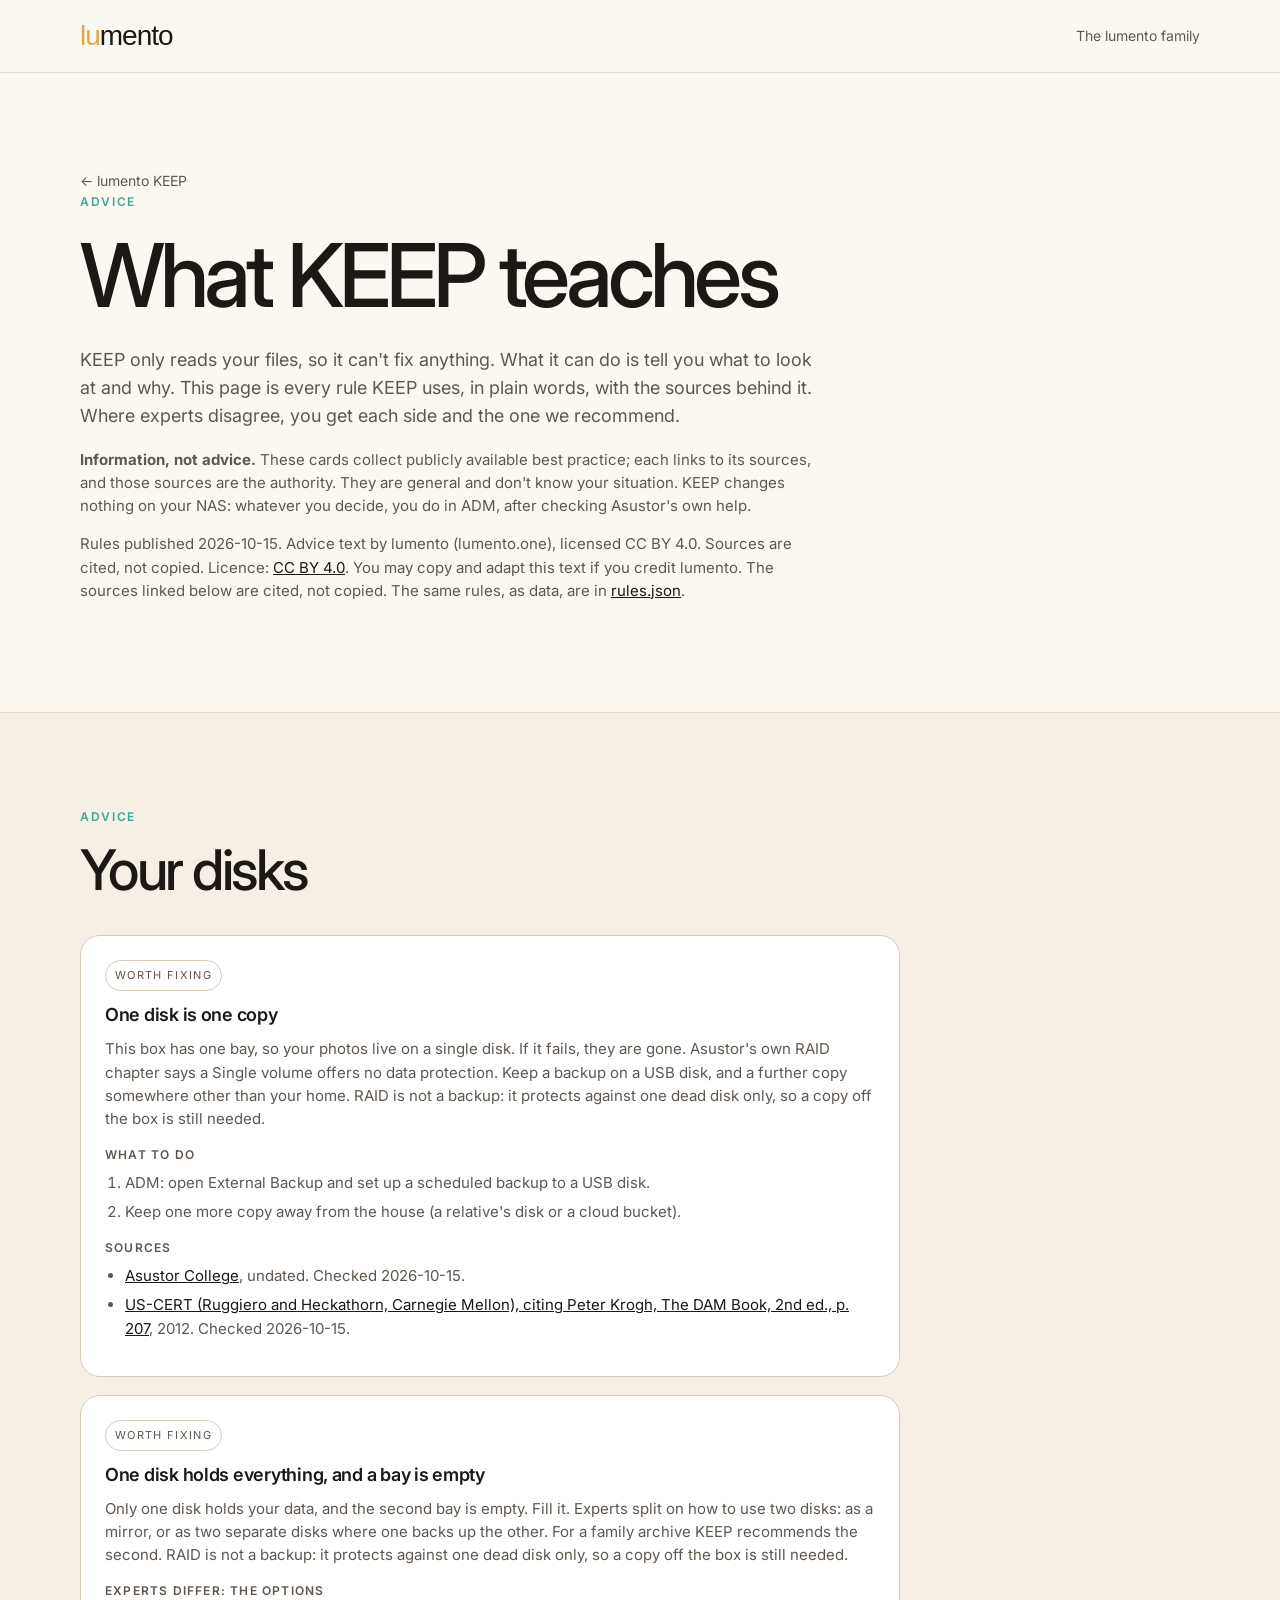
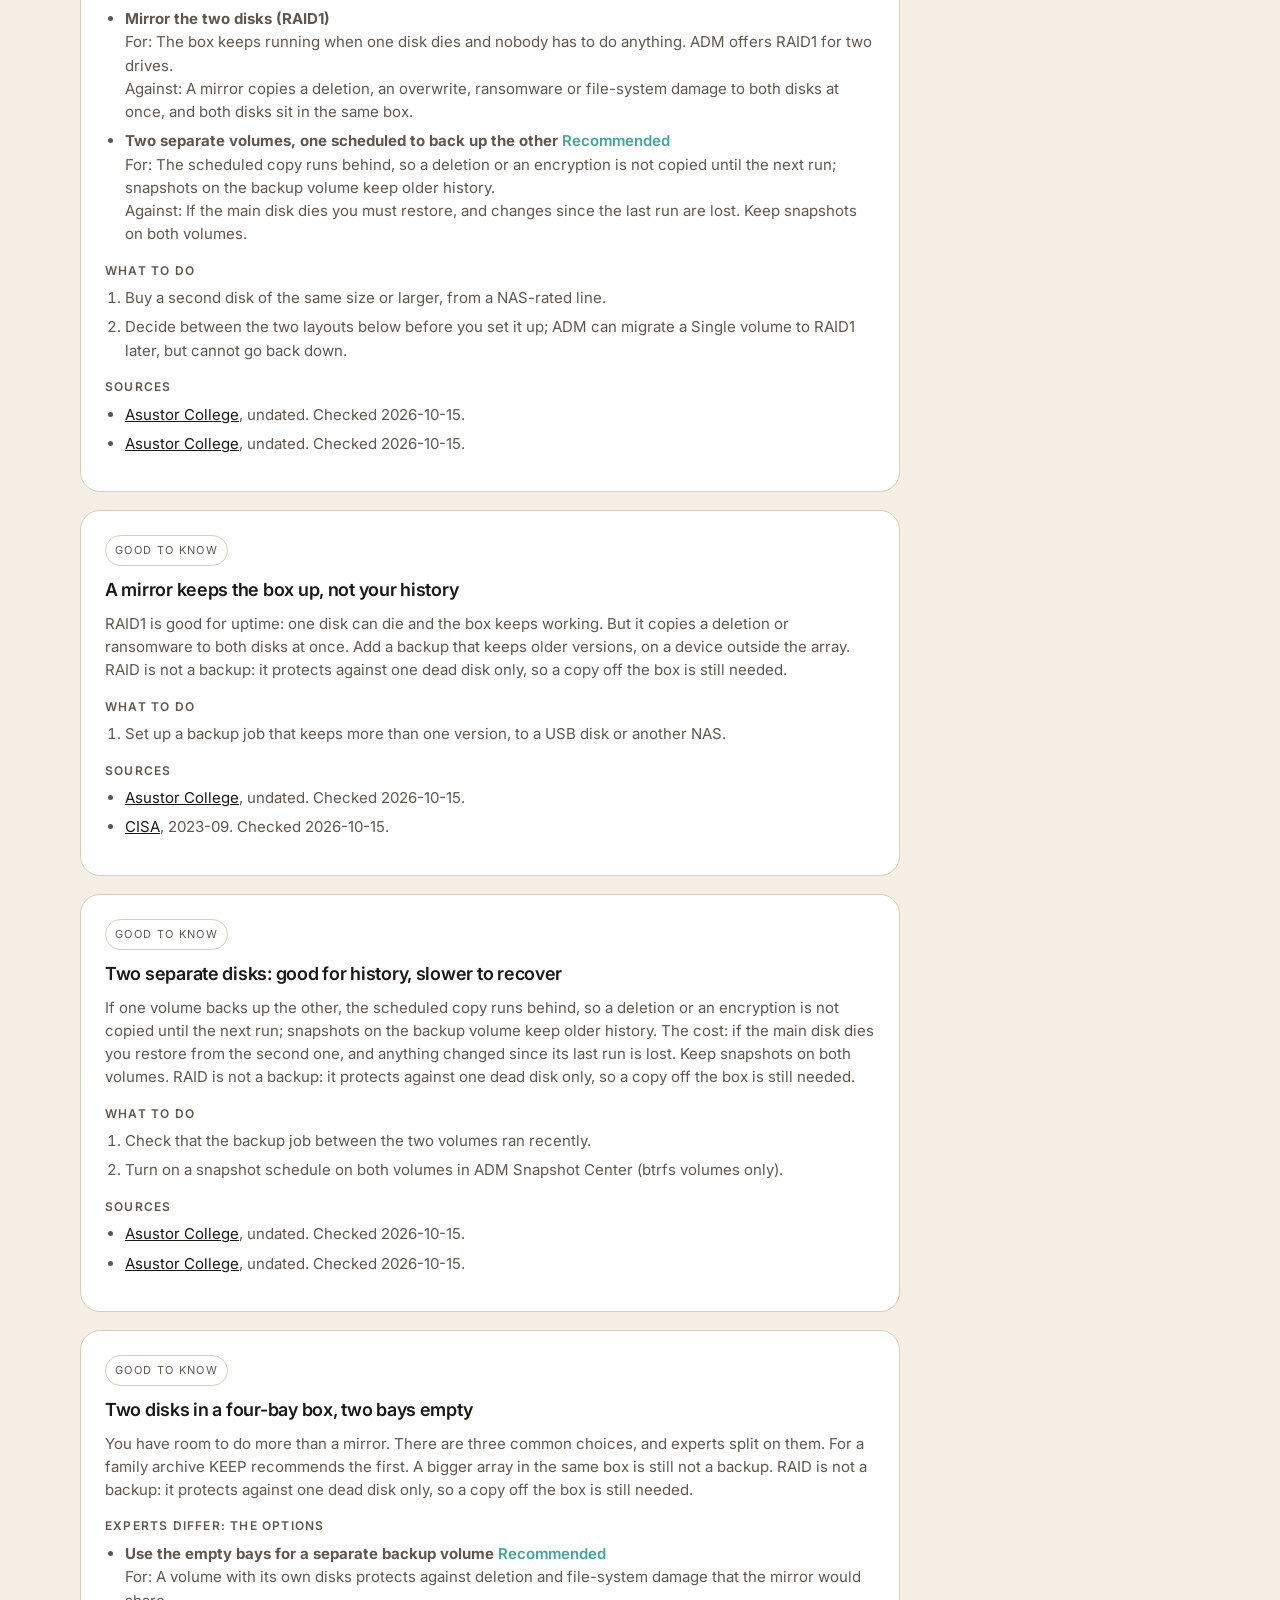
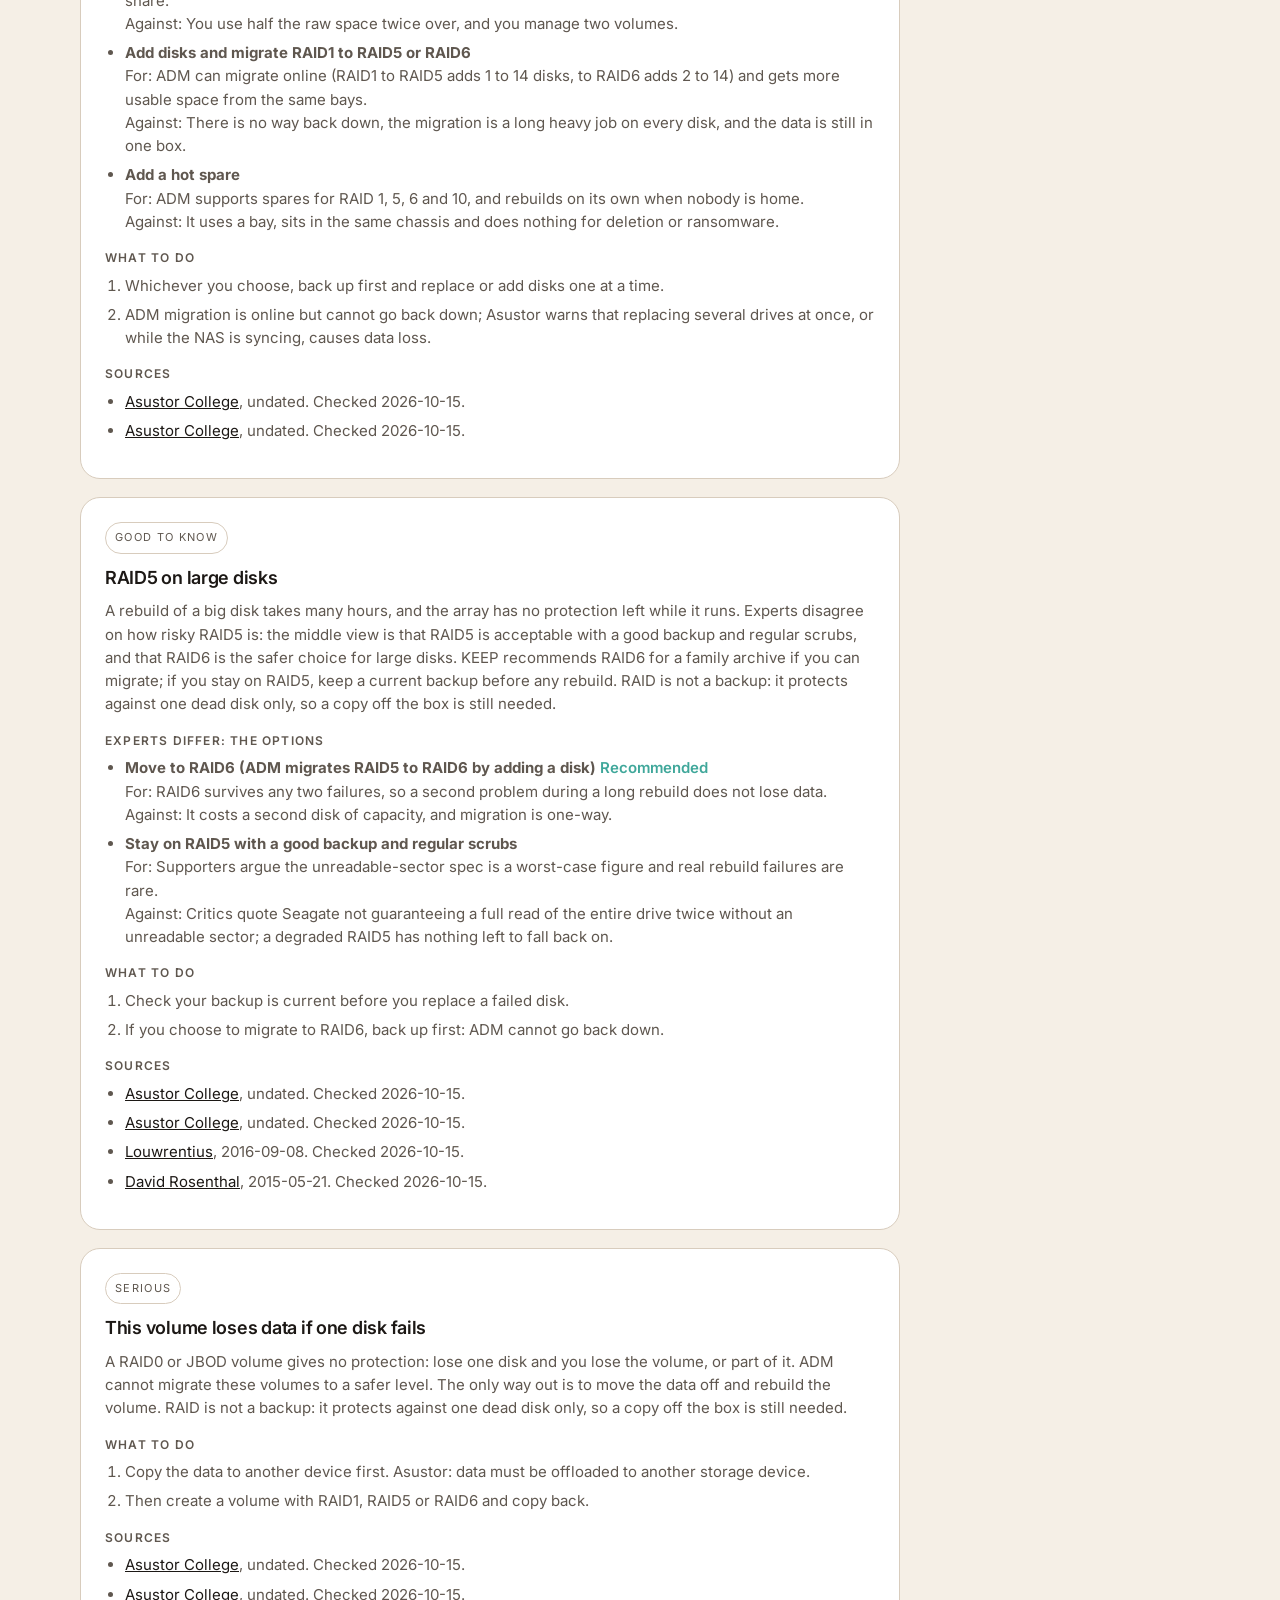
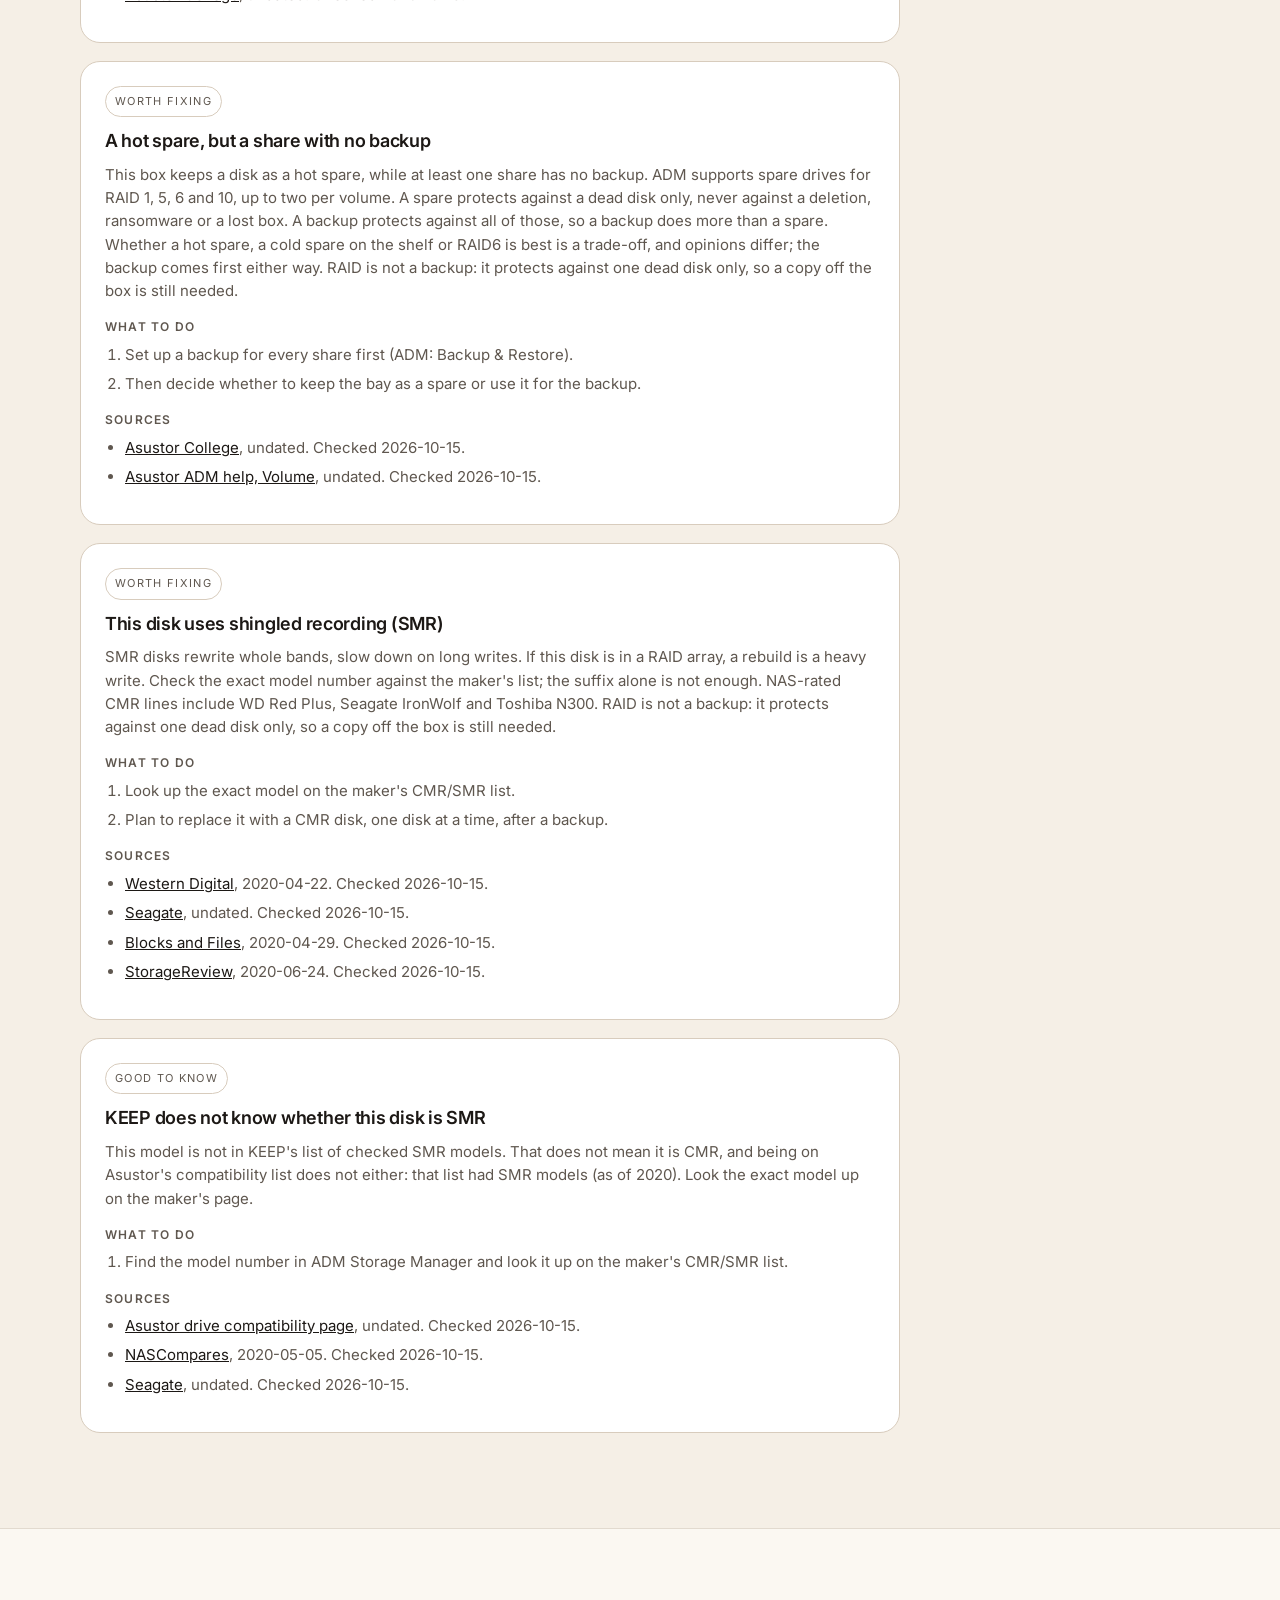
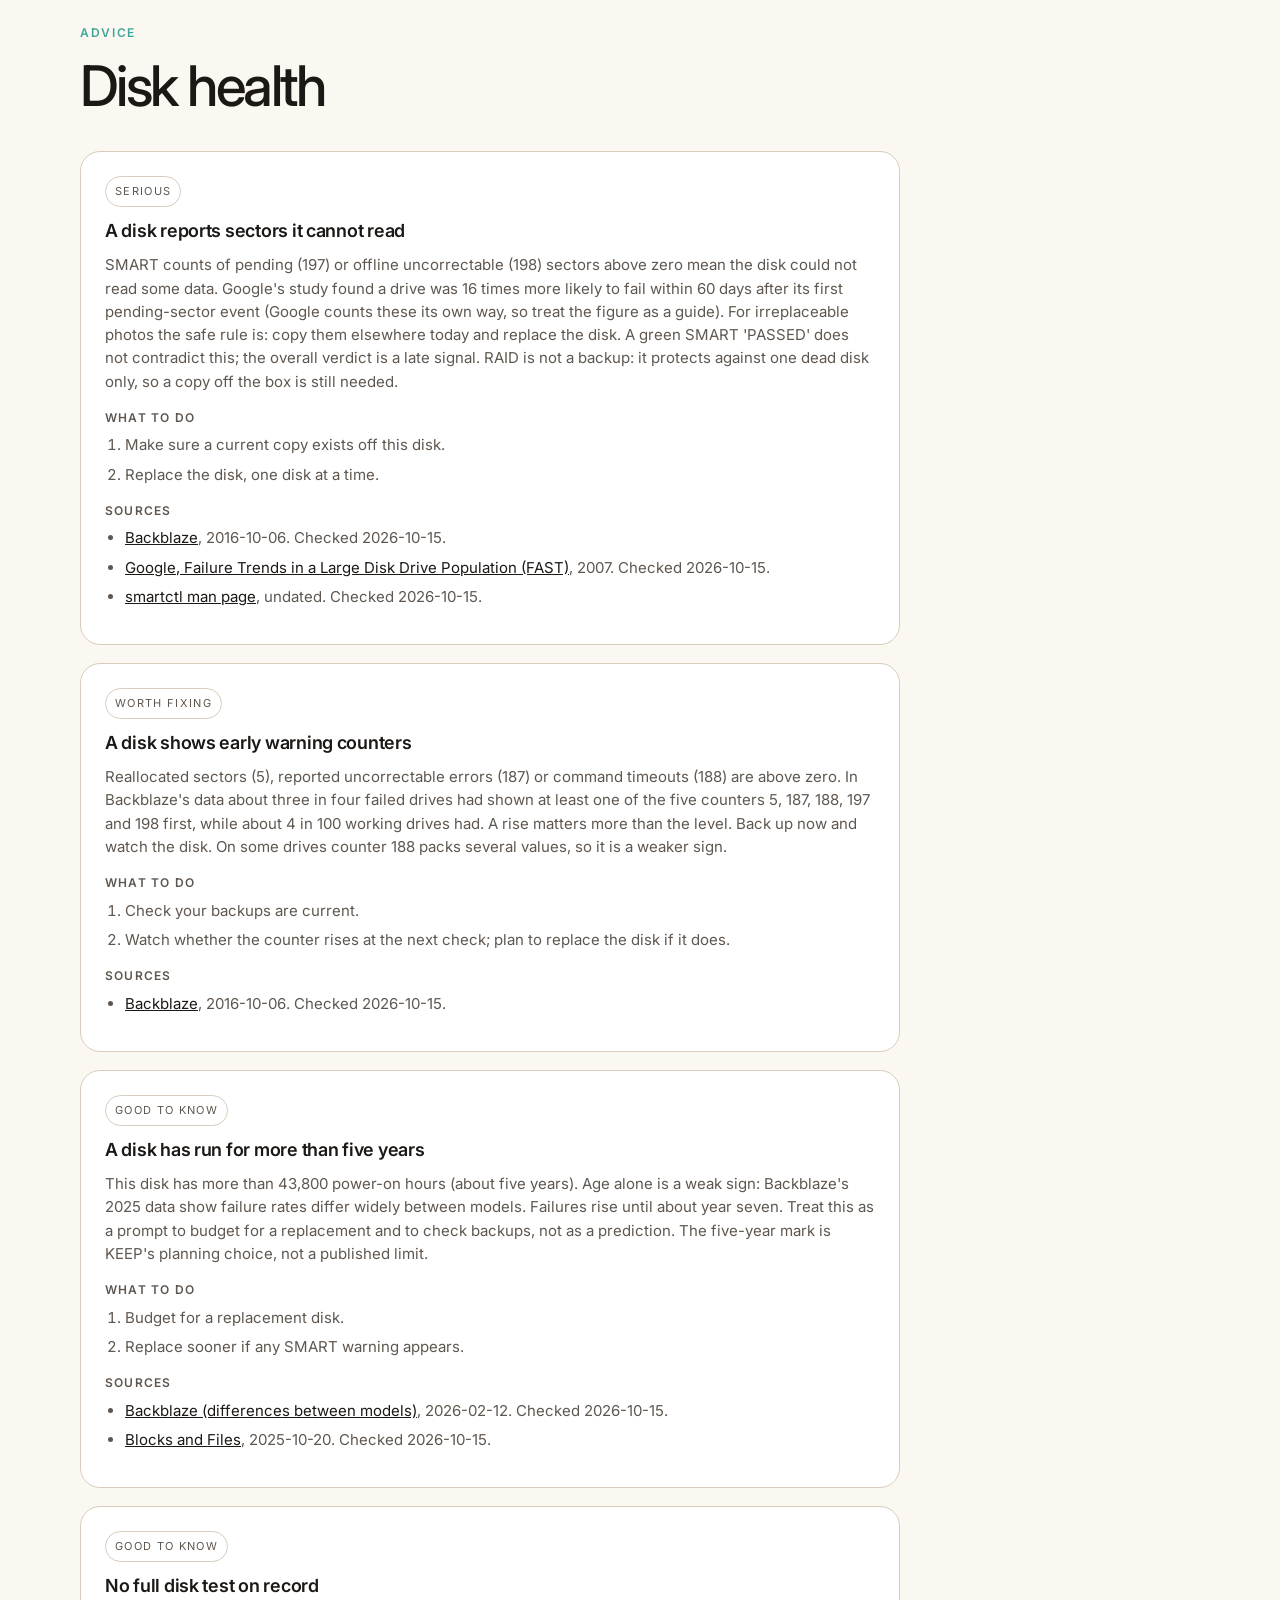
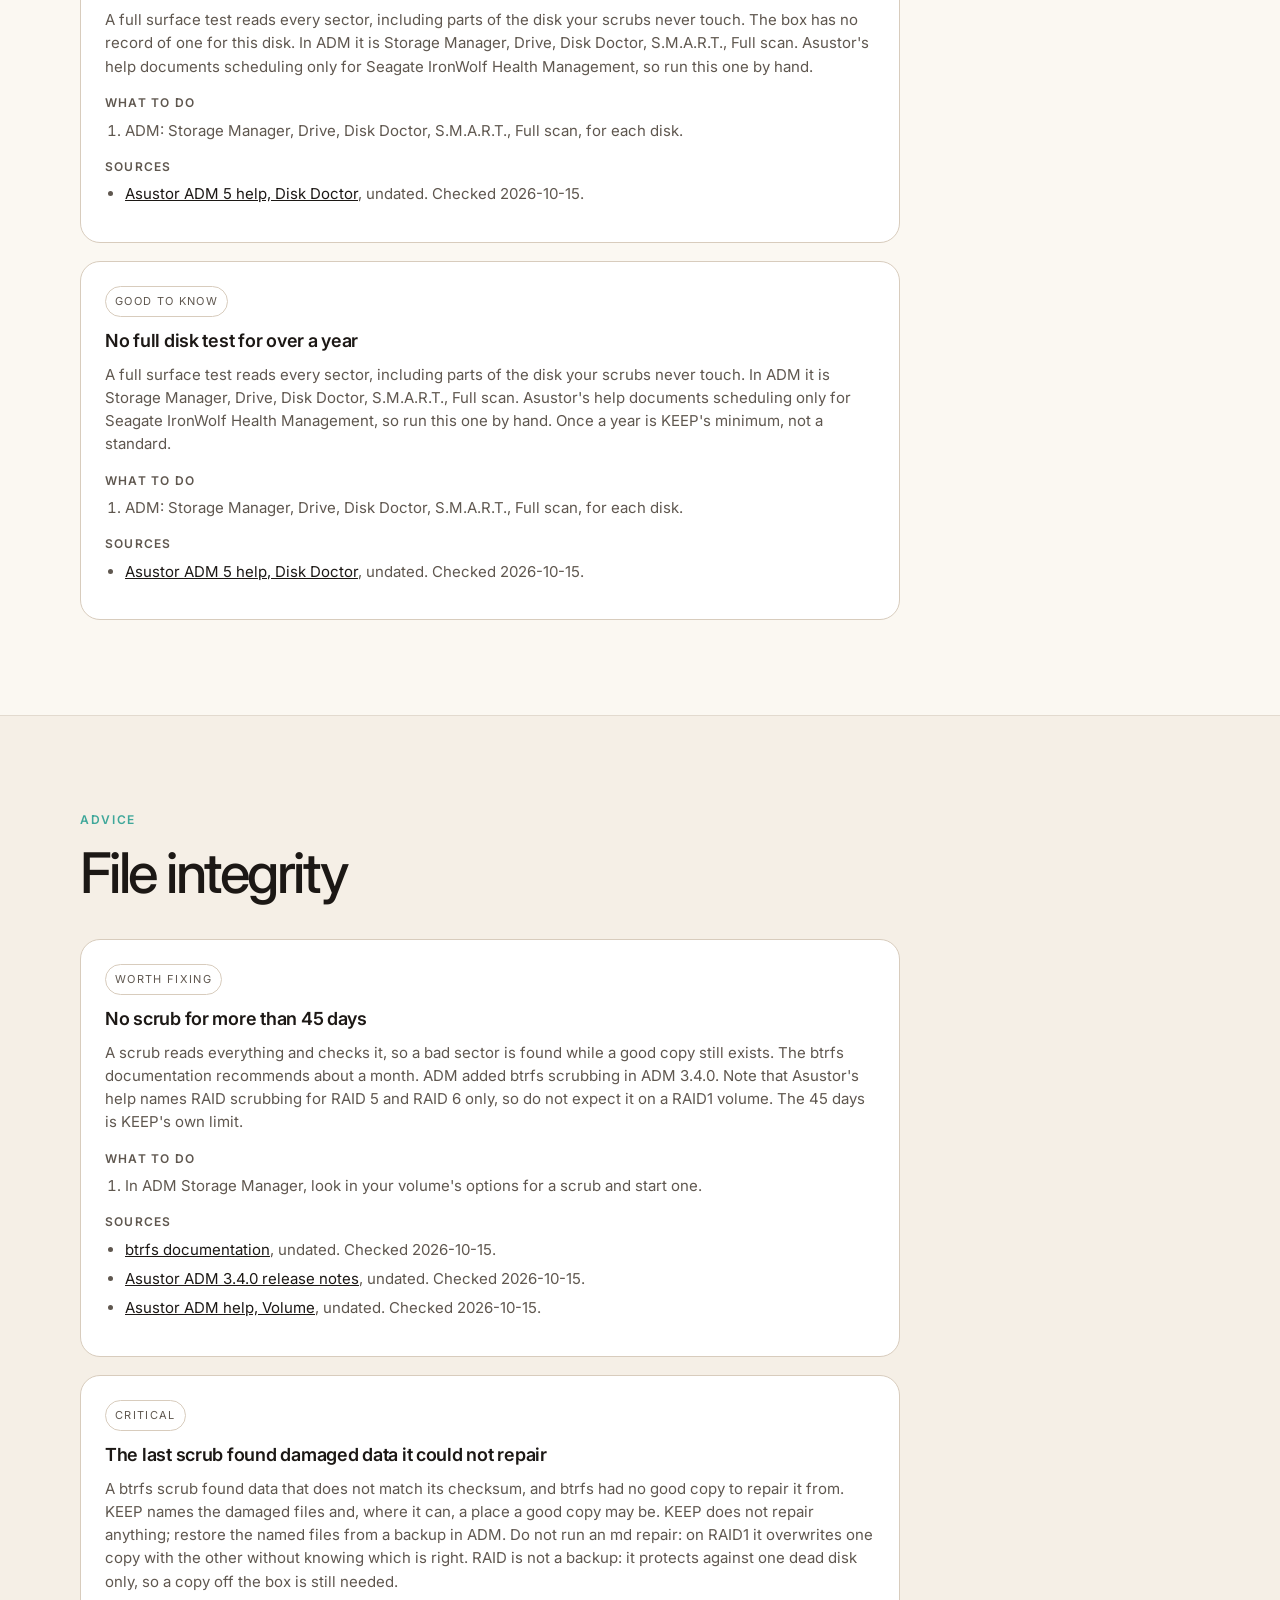
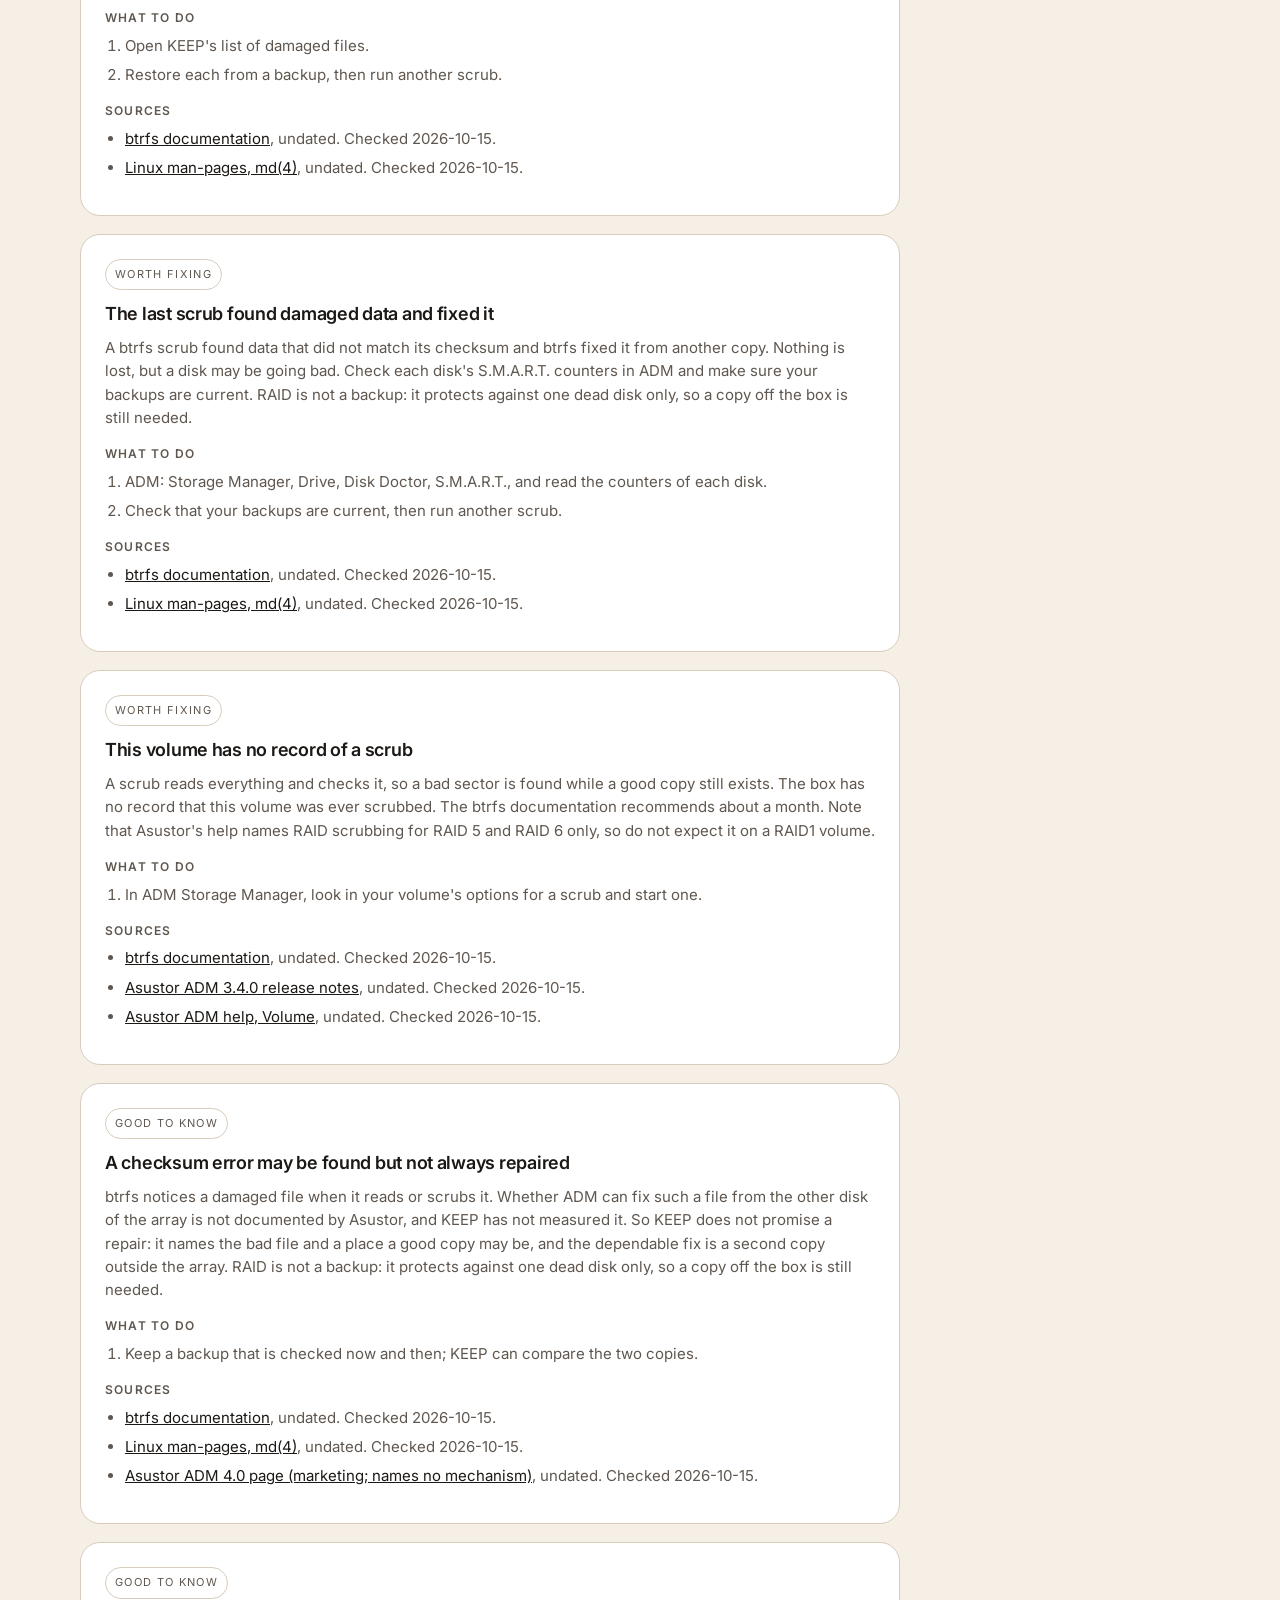
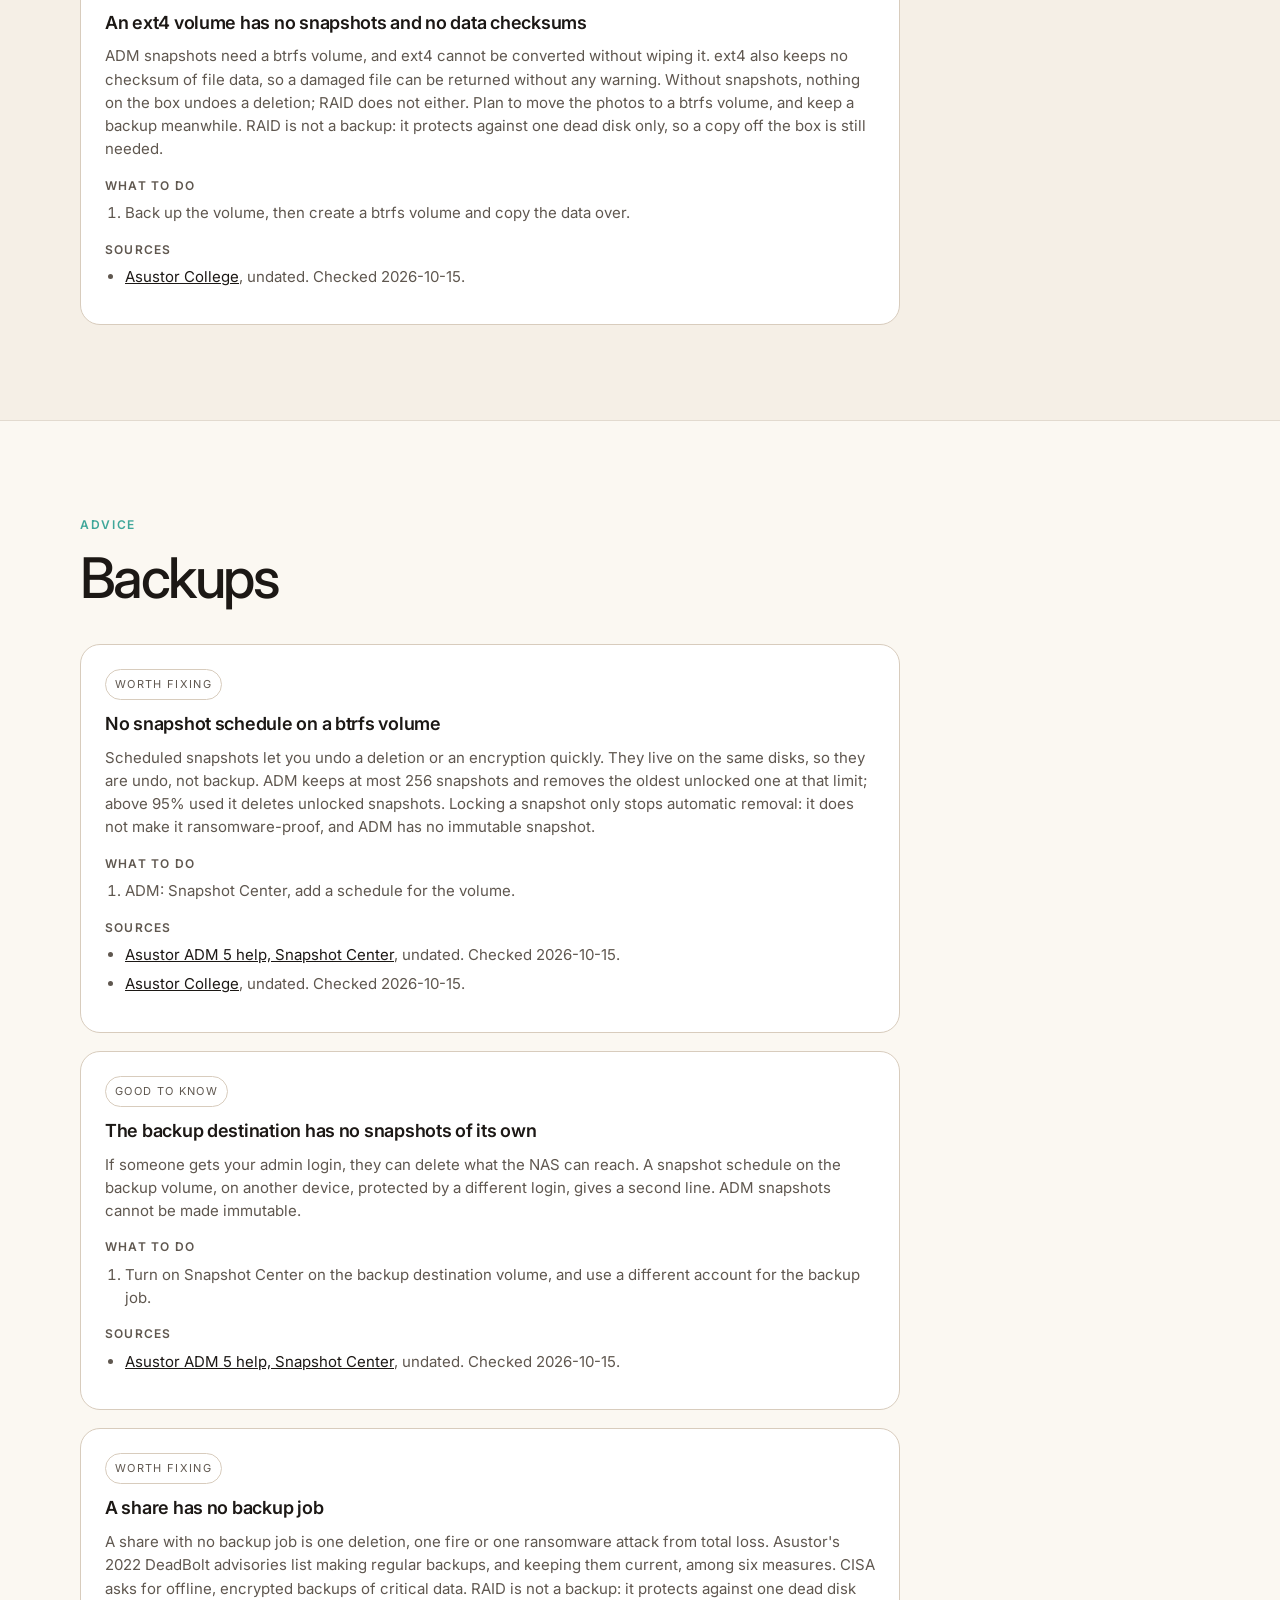
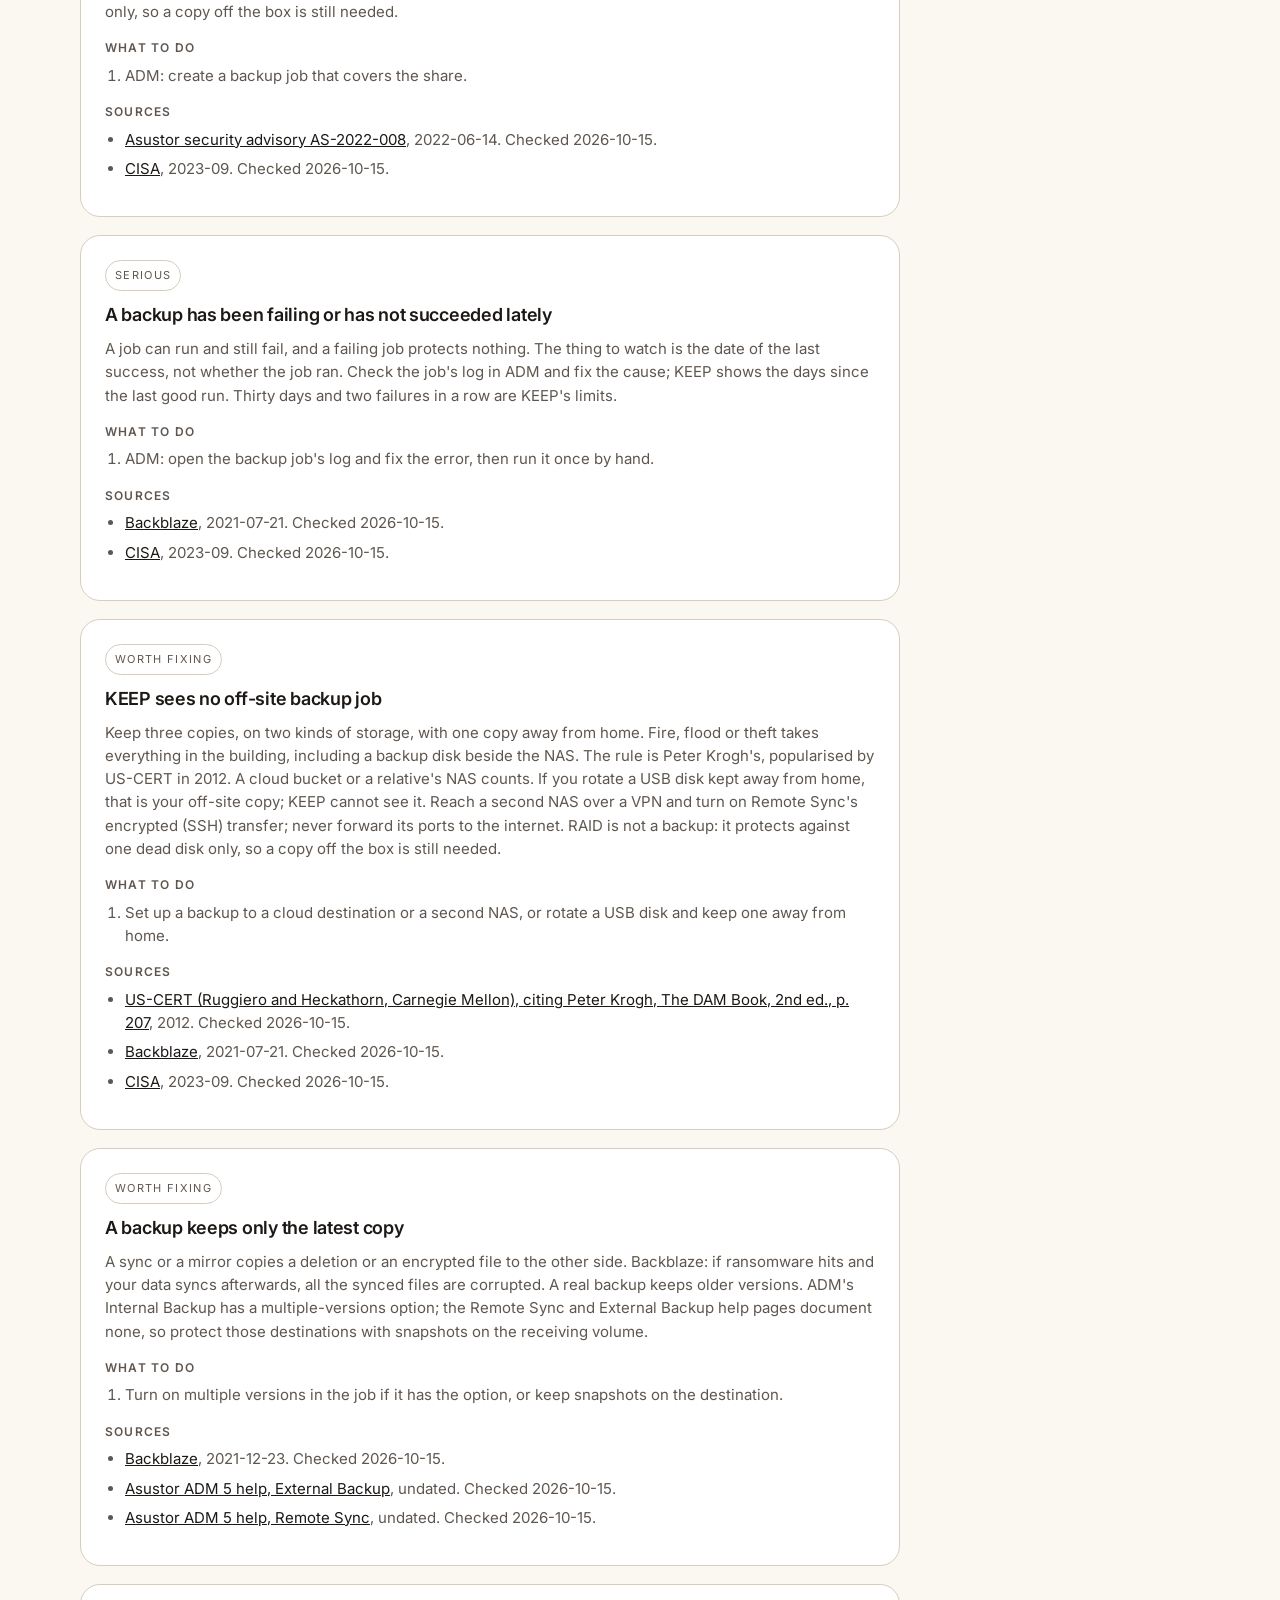
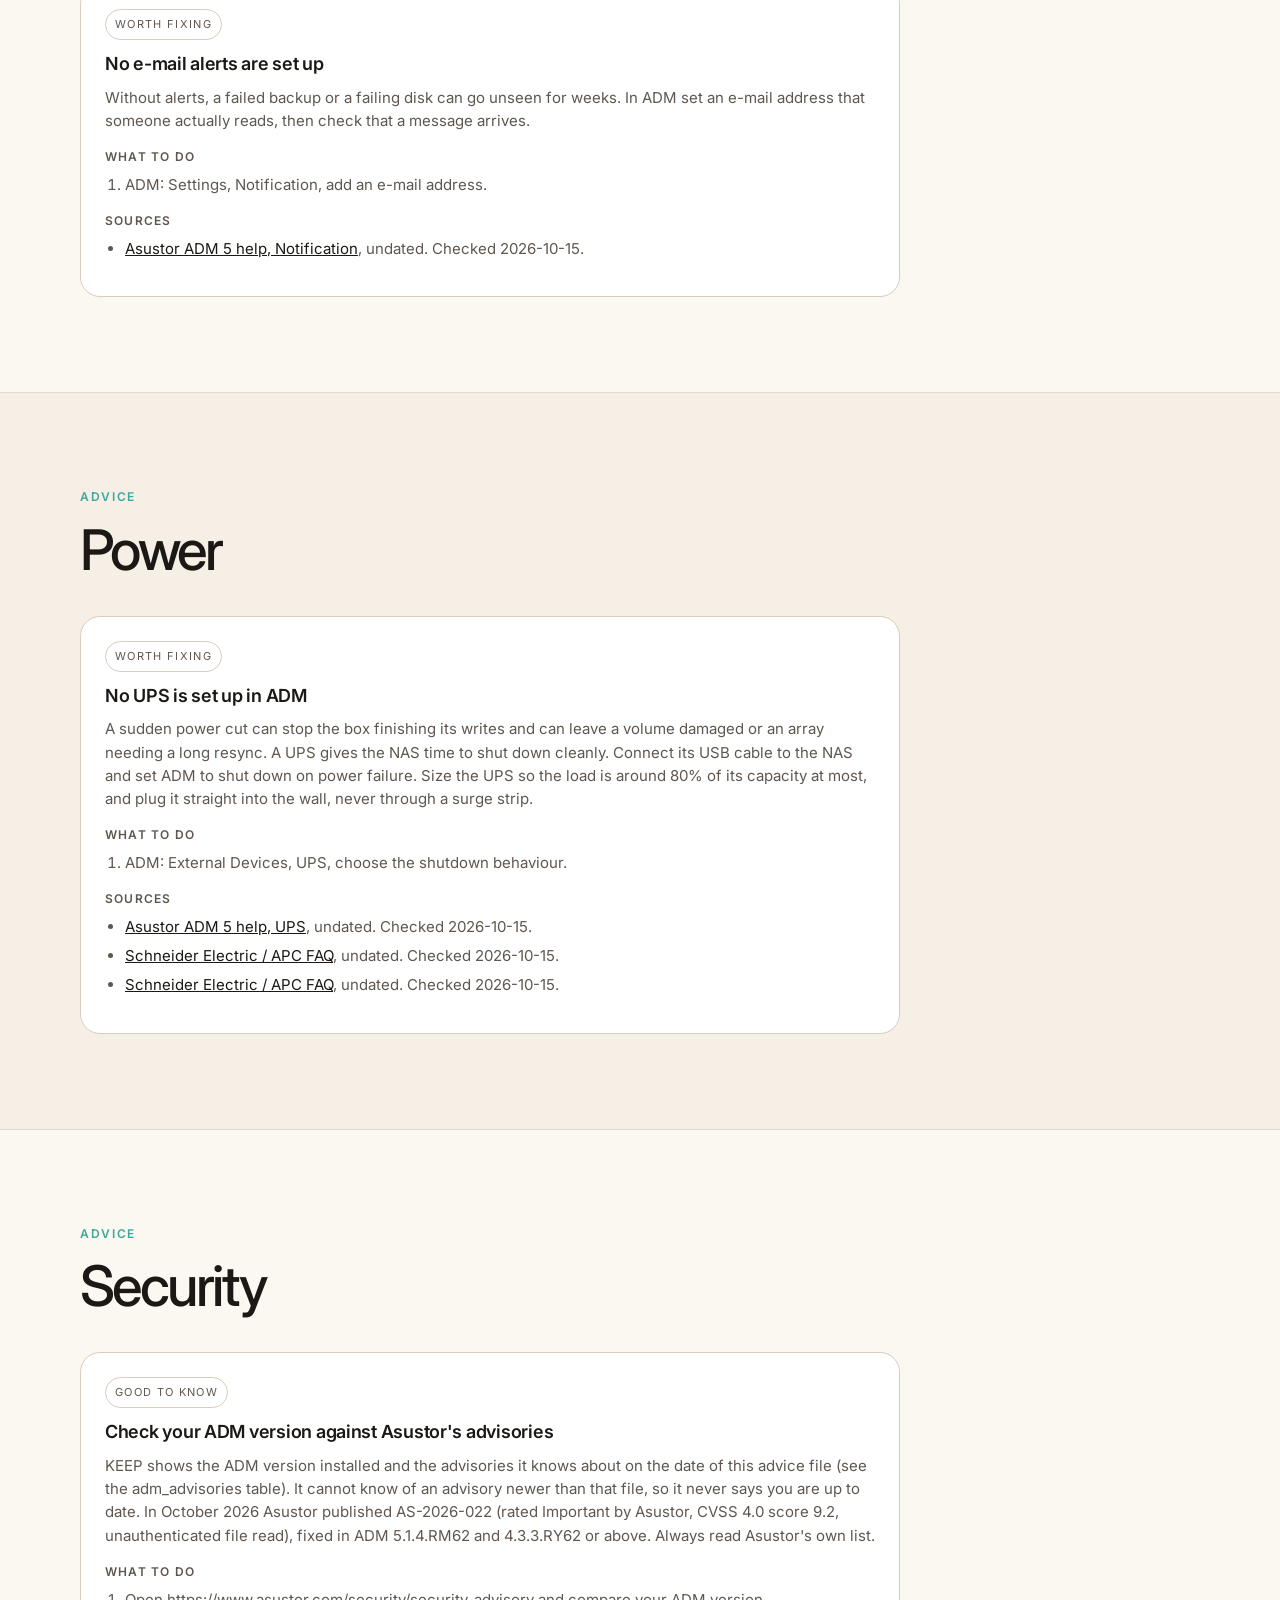
<file: keep/advice.html>
<!doctype html>
<html lang="en">
<head>
<meta charset="utf-8">
<meta name="viewport" content="width=device-width,initial-scale=1">
<meta name="description" content="The advice lumento KEEP gives about your NAS: disks, backups, file integrity and security, with the sources behind every rule.">
<title>What KEEP teaches — lumento KEEP</title>
<link rel="preconnect" href="https://fonts.bunny.net">
<link rel="stylesheet" href="https://fonts.bunny.net/css2?family=Inter:wght@400;500;600;700&display=swap">
<link rel="stylesheet" href="../styles.css">
</head>
<body>
<header>
  <div class="wrap">
    <nav>
      <a class="brand product-name" href="../index.html">
        <span class="lu">lu</span><span class="mento">mento</span>
      </a>
      <a class="link" href="../index.html#family">The lumento family</a>
    </nav>
  </div>
</header>

<main>
<section class="section">
  <div class="wrap">
    <a class="crumb" href="../keep.html">← lumento KEEP</a>
    <div class="kicker">Advice</div>
    <h1>What KEEP teaches</h1>
    <p class="intro">KEEP only reads your files, so it can't fix anything.  What it can do is tell you what to look at and why.  This page is every rule KEEP uses, in plain words, with the sources behind it.  Where experts disagree, you get each side and the one we recommend.</p>
    <div class="advice-note">
      <p><strong>Information, not advice.</strong>  These cards collect publicly available best practice; each links to its sources, and those sources are the authority. They are general and don't know your situation. KEEP changes nothing on your NAS: whatever you decide, you do in ADM, after checking Asustor's own help.</p>
      <p>Rules published 2026-10-15.  Advice text by lumento (lumento.one), licensed CC BY 4.0. Sources are cited, not copied.  Licence: <a href="https://creativecommons.org/licenses/by/4.0/" rel="noopener">CC BY 4.0</a>.  You may copy and adapt this text if you credit lumento.  The sources linked below are cited, not copied.  The same rules, as data, are in <a href="rules/v1/rules.json">rules.json</a>.</p>
    </div>
  </div>
</section>

<section class="section alt" id="disks">
  <div class="wrap">
    <div class="kicker">Advice</div>
    <h2>Your disks</h2>
    <div class="rules">
<article class="feature" id="layout-1bay-single-disk">
<span class="status">Worth fixing</span>
<h3>One disk is one copy</h3>
<p>This box has one bay, so your photos live on a single disk. If it fails, they are gone. Asustor&#x27;s own RAID chapter says a Single volume offers no data protection. Keep a backup on a USB disk, and a further copy somewhere other than your home. RAID is not a backup: it protects against one dead disk only, so a copy off the box is still needed.</p>
<h4>What to do</h4><ol><li>ADM: open External Backup and set up a scheduled backup to a USB disk.</li><li>Keep one more copy away from the house (a relative&#x27;s disk or a cloud bucket).</li></ol>
<h4>Sources</h4><ul>
<li><a href="https://www.asustor.com/online/College_topic?topic=251" rel="noopener">Asustor College</a>, undated. Checked 2026-10-15.</li>
<li><a href="https://www.cisa.gov/sites/default/files/publications/data_backup_options.pdf" rel="noopener">US-CERT (Ruggiero and Heckathorn, Carnegie Mellon), citing Peter Krogh, The DAM Book, 2nd ed., p. 207</a>, 2012. Checked 2026-10-15.</li>
</ul>
</article>
<article class="feature" id="layout-2bay-single-disk">
<span class="status">Worth fixing</span>
<h3>One disk holds everything, and a bay is empty</h3>
<p>Only one disk holds your data, and the second bay is empty. Fill it. Experts split on how to use two disks: as a mirror, or as two separate disks where one backs up the other. For a family archive KEEP recommends the second. RAID is not a backup: it protects against one dead disk only, so a copy off the box is still needed.</p>
<h4>Experts differ: the options</h4><ul>
<li><strong>Mirror the two disks (RAID1)</strong><br>For: The box keeps running when one disk dies and nobody has to do anything. ADM offers RAID1 for two drives.<br>Against: A mirror copies a deletion, an overwrite, ransomware or file-system damage to both disks at once, and both disks sit in the same box.</li>
<li><strong>Two separate volumes, one scheduled to back up the other</strong> <span class="yes">Recommended</span><br>For: The scheduled copy runs behind, so a deletion or an encryption is not copied until the next run; snapshots on the backup volume keep older history.<br>Against: If the main disk dies you must restore, and changes since the last run are lost. Keep snapshots on both volumes.</li>
</ul>
<h4>What to do</h4><ol><li>Buy a second disk of the same size or larger, from a NAS-rated line.</li><li>Decide between the two layouts below before you set it up; ADM can migrate a Single volume to RAID1 later, but cannot go back down.</li></ol>
<h4>Sources</h4><ul>
<li><a href="https://www.asustor.com/online/College_topic?topic=251" rel="noopener">Asustor College</a>, undated. Checked 2026-10-15.</li>
<li><a href="https://www.asustor.com/en/online/College_topic?topic=352" rel="noopener">Asustor College</a>, undated. Checked 2026-10-15.</li>
</ul>
</article>
<article class="feature" id="layout-2bay-raid1">
<span class="status">Good to know</span>
<h3>A mirror keeps the box up, not your history</h3>
<p>RAID1 is good for uptime: one disk can die and the box keeps working. But it copies a deletion or ransomware to both disks at once. Add a backup that keeps older versions, on a device outside the array. RAID is not a backup: it protects against one dead disk only, so a copy off the box is still needed.</p>
<h4>What to do</h4><ol><li>Set up a backup job that keeps more than one version, to a USB disk or another NAS.</li></ol>
<h4>Sources</h4><ul>
<li><a href="https://www.asustor.com/online/College_topic?topic=251" rel="noopener">Asustor College</a>, undated. Checked 2026-10-15.</li>
<li><a href="https://www.cisa.gov/stopransomware/ransomware-guide" rel="noopener">CISA</a>, 2023-09. Checked 2026-10-15.</li>
</ul>
</article>
<article class="feature" id="layout-2bay-two-single">
<span class="status">Good to know</span>
<h3>Two separate disks: good for history, slower to recover</h3>
<p>If one volume backs up the other, the scheduled copy runs behind, so a deletion or an encryption is not copied until the next run; snapshots on the backup volume keep older history. The cost: if the main disk dies you restore from the second one, and anything changed since its last run is lost. Keep snapshots on both volumes. RAID is not a backup: it protects against one dead disk only, so a copy off the box is still needed.</p>
<h4>What to do</h4><ol><li>Check that the backup job between the two volumes ran recently.</li><li>Turn on a snapshot schedule on both volumes in ADM Snapshot Center (btrfs volumes only).</li></ol>
<h4>Sources</h4><ul>
<li><a href="https://www.asustor.com/online/College_topic?topic=251" rel="noopener">Asustor College</a>, undated. Checked 2026-10-15.</li>
<li><a href="https://www.asustor.com/en/online/College_topic?topic=252" rel="noopener">Asustor College</a>, undated. Checked 2026-10-15.</li>
</ul>
</article>
<article class="feature" id="layout-4bay-raid1-two-empty">
<span class="status">Good to know</span>
<h3>Two disks in a four-bay box, two bays empty</h3>
<p>You have room to do more than a mirror. There are three common choices, and experts split on them. For a family archive KEEP recommends the first. A bigger array in the same box is still not a backup. RAID is not a backup: it protects against one dead disk only, so a copy off the box is still needed.</p>
<h4>Experts differ: the options</h4><ul>
<li><strong>Use the empty bays for a separate backup volume</strong> <span class="yes">Recommended</span><br>For: A volume with its own disks protects against deletion and file-system damage that the mirror would share.<br>Against: You use half the raw space twice over, and you manage two volumes.</li>
<li><strong>Add disks and migrate RAID1 to RAID5 or RAID6</strong><br>For: ADM can migrate online (RAID1 to RAID5 adds 1 to 14 disks, to RAID6 adds 2 to 14) and gets more usable space from the same bays.<br>Against: There is no way back down, the migration is a long heavy job on every disk, and the data is still in one box.</li>
<li><strong>Add a hot spare</strong><br>For: ADM supports spares for RAID 1, 5, 6 and 10, and rebuilds on its own when nobody is home.<br>Against: It uses a bay, sits in the same chassis and does nothing for deletion or ransomware.</li>
</ul>
<h4>What to do</h4><ol><li>Whichever you choose, back up first and replace or add disks one at a time.</li><li>ADM migration is online but cannot go back down; Asustor warns that replacing several drives at once, or while the NAS is syncing, causes data loss.</li></ol>
<h4>Sources</h4><ul>
<li><a href="https://www.asustor.com/en/online/College_topic?topic=352" rel="noopener">Asustor College</a>, undated. Checked 2026-10-15.</li>
<li><a href="https://www.asustor.com/online/College_topic?topic=251" rel="noopener">Asustor College</a>, undated. Checked 2026-10-15.</li>
</ul>
</article>
<article class="feature" id="layout-raid5-large-disks">
<span class="status">Good to know</span>
<h3>RAID5 on large disks</h3>
<p>A rebuild of a big disk takes many hours, and the array has no protection left while it runs. Experts disagree on how risky RAID5 is: the middle view is that RAID5 is acceptable with a good backup and regular scrubs, and that RAID6 is the safer choice for large disks. KEEP recommends RAID6 for a family archive if you can migrate; if you stay on RAID5, keep a current backup before any rebuild. RAID is not a backup: it protects against one dead disk only, so a copy off the box is still needed.</p>
<h4>Experts differ: the options</h4><ul>
<li><strong>Move to RAID6 (ADM migrates RAID5 to RAID6 by adding a disk)</strong> <span class="yes">Recommended</span><br>For: RAID6 survives any two failures, so a second problem during a long rebuild does not lose data.<br>Against: It costs a second disk of capacity, and migration is one-way.</li>
<li><strong>Stay on RAID5 with a good backup and regular scrubs</strong><br>For: Supporters argue the unreadable-sector spec is a worst-case figure and real rebuild failures are rare.<br>Against: Critics quote Seagate not guaranteeing a full read of the entire drive twice without an unreadable sector; a degraded RAID5 has nothing left to fall back on.</li>
</ul>
<h4>What to do</h4><ol><li>Check your backup is current before you replace a failed disk.</li><li>If you choose to migrate to RAID6, back up first: ADM cannot go back down.</li></ol>
<h4>Sources</h4><ul>
<li><a href="https://www.asustor.com/online/College_topic?topic=251" rel="noopener">Asustor College</a>, undated. Checked 2026-10-15.</li>
<li><a href="https://www.asustor.com/en/online/College_topic?topic=352" rel="noopener">Asustor College</a>, undated. Checked 2026-10-15.</li>
<li><a href="https://louwrentius.com/raid-5-is-perfectly-fine-for-home-usage.html" rel="noopener">Louwrentius</a>, 2016-09-08. Checked 2026-10-15.</li>
<li><a href="https://blog.dshr.org/2015/05/unrecoverable-read-errors.html" rel="noopener">David Rosenthal</a>, 2015-05-21. Checked 2026-10-15.</li>
</ul>
</article>
<article class="feature" id="layout-raid0-jbod">
<span class="status">Serious</span>
<h3>This volume loses data if one disk fails</h3>
<p>A RAID0 or JBOD volume gives no protection: lose one disk and you lose the volume, or part of it. ADM cannot migrate these volumes to a safer level. The only way out is to move the data off and rebuild the volume. RAID is not a backup: it protects against one dead disk only, so a copy off the box is still needed.</p>
<h4>What to do</h4><ol><li>Copy the data to another device first. Asustor: data must be offloaded to another storage device.</li><li>Then create a volume with RAID1, RAID5 or RAID6 and copy back.</li></ol>
<h4>Sources</h4><ul>
<li><a href="https://www.asustor.com/online/College_topic?topic=251" rel="noopener">Asustor College</a>, undated. Checked 2026-10-15.</li>
<li><a href="https://www.asustor.com/en/online/College_topic?topic=352" rel="noopener">Asustor College</a>, undated. Checked 2026-10-15.</li>
</ul>
</article>
<article class="feature" id="layout-spare-no-backup">
<span class="status">Worth fixing</span>
<h3>A hot spare, but a share with no backup</h3>
<p>This box keeps a disk as a hot spare, while at least one share has no backup. ADM supports spare drives for RAID 1, 5, 6 and 10, up to two per volume. A spare protects against a dead disk only, never against a deletion, ransomware or a lost box. A backup protects against all of those, so a backup does more than a spare. Whether a hot spare, a cold spare on the shelf or RAID6 is best is a trade-off, and opinions differ; the backup comes first either way. RAID is not a backup: it protects against one dead disk only, so a copy off the box is still needed.</p>
<h4>What to do</h4><ol><li>Set up a backup for every share first (ADM: Backup &amp; Restore).</li><li>Then decide whether to keep the bay as a spare or use it for the backup.</li></ol>
<h4>Sources</h4><ul>
<li><a href="https://www.asustor.com/online/College_topic?topic=251" rel="noopener">Asustor College</a>, undated. Checked 2026-10-15.</li>
<li><a href="https://www.asustor.com/en/online/online_help?id=29" rel="noopener">Asustor ADM help, Volume</a>, undated. Checked 2026-10-15.</li>
</ul>
</article>
<article class="feature" id="disk-smr">
<span class="status">Worth fixing</span>
<h3>This disk uses shingled recording (SMR)</h3>
<p>SMR disks rewrite whole bands, slow down on long writes. If this disk is in a RAID array, a rebuild is a heavy write. Check the exact model number against the maker&#x27;s list; the suffix alone is not enough. NAS-rated CMR lines include WD Red Plus, Seagate IronWolf and Toshiba N300. RAID is not a backup: it protects against one dead disk only, so a copy off the box is still needed.</p>
<h4>What to do</h4><ol><li>Look up the exact model on the maker&#x27;s CMR/SMR list.</li><li>Plan to replace it with a CMR disk, one disk at a time, after a backup.</li></ol>
<h4>Sources</h4><ul>
<li><a href="https://blog.westerndigital.com/wd-red-nas-drives/" rel="noopener">Western Digital</a>, 2020-04-22. Checked 2026-10-15.</li>
<li><a href="https://www.seagate.com/products/cmr-smr-list/" rel="noopener">Seagate</a>, undated. Checked 2026-10-15.</li>
<li><a href="https://blocksandfiles.com/2020/04/29/toshiba-consumer-disk-drives-smr-list/" rel="noopener">Blocks and Files</a>, 2020-04-29. Checked 2026-10-15.</li>
<li><a href="https://www.storagereview.com/news/wd-red-smr-updates" rel="noopener">StorageReview</a>, 2020-06-24. Checked 2026-10-15.</li>
</ul>
</article>
<article class="feature" id="disk-smr-unknown">
<span class="status">Good to know</span>
<h3>KEEP does not know whether this disk is SMR</h3>
<p>This model is not in KEEP&#x27;s list of checked SMR models. That does not mean it is CMR, and being on Asustor&#x27;s compatibility list does not either: that list had SMR models (as of 2020). Look the exact model up on the maker&#x27;s page.</p>
<h4>What to do</h4><ol><li>Find the model number in ADM Storage Manager and look it up on the maker&#x27;s CMR/SMR list.</li></ol>
<h4>Sources</h4><ul>
<li><a href="https://www.asustor.com/en/service/hd?id=hd" rel="noopener">Asustor drive compatibility page</a>, undated. Checked 2026-10-15.</li>
<li><a href="https://nascompares.com/answer/nas-supported-smr-hard-drives-hdd" rel="noopener">NASCompares</a>, 2020-05-05. Checked 2026-10-15.</li>
<li><a href="https://www.seagate.com/products/cmr-smr-list/" rel="noopener">Seagate</a>, undated. Checked 2026-10-15.</li>
</ul>
</article>
    </div>
  </div>
</section>

<section class="section" id="health">
  <div class="wrap">
    <div class="kicker">Advice</div>
    <h2>Disk health</h2>
    <div class="rules">
<article class="feature" id="smart-pending-sectors">
<span class="status">Serious</span>
<h3>A disk reports sectors it cannot read</h3>
<p>SMART counts of pending (197) or offline uncorrectable (198) sectors above zero mean the disk could not read some data. Google&#x27;s study found a drive was 16 times more likely to fail within 60 days after its first pending-sector event (Google counts these its own way, so treat the figure as a guide). For irreplaceable photos the safe rule is: copy them elsewhere today and replace the disk. A green SMART &#x27;PASSED&#x27; does not contradict this; the overall verdict is a late signal. RAID is not a backup: it protects against one dead disk only, so a copy off the box is still needed.</p>
<h4>What to do</h4><ol><li>Make sure a current copy exists off this disk.</li><li>Replace the disk, one disk at a time.</li></ol>
<h4>Sources</h4><ul>
<li><a href="https://www.backblaze.com/blog/what-smart-stats-indicate-hard-drive-failures/" rel="noopener">Backblaze</a>, 2016-10-06. Checked 2026-10-15.</li>
<li><a href="https://static.googleusercontent.com/media/research.google.com/en//archive/disk_failures.pdf" rel="noopener">Google, Failure Trends in a Large Disk Drive Population (FAST)</a>, 2007. Checked 2026-10-15.</li>
<li><a href="https://linux.die.net/man/8/smartctl" rel="noopener">smartctl man page</a>, undated. Checked 2026-10-15.</li>
</ul>
</article>
<article class="feature" id="smart-other-counters">
<span class="status">Worth fixing</span>
<h3>A disk shows early warning counters</h3>
<p>Reallocated sectors (5), reported uncorrectable errors (187) or command timeouts (188) are above zero. In Backblaze&#x27;s data about three in four failed drives had shown at least one of the five counters 5, 187, 188, 197 and 198 first, while about 4 in 100 working drives had. A rise matters more than the level. Back up now and watch the disk. On some drives counter 188 packs several values, so it is a weaker sign.</p>
<h4>What to do</h4><ol><li>Check your backups are current.</li><li>Watch whether the counter rises at the next check; plan to replace the disk if it does.</li></ol>
<h4>Sources</h4><ul>
<li><a href="https://www.backblaze.com/blog/what-smart-stats-indicate-hard-drive-failures/" rel="noopener">Backblaze</a>, 2016-10-06. Checked 2026-10-15.</li>
</ul>
</article>
<article class="feature" id="disk-age">
<span class="status">Good to know</span>
<h3>A disk has run for more than five years</h3>
<p>This disk has more than 43,800 power-on hours (about five years). Age alone is a weak sign: Backblaze&#x27;s 2025 data show failure rates differ widely between models. Failures rise until about year seven. Treat this as a prompt to budget for a replacement and to check backups, not as a prediction. The five-year mark is KEEP&#x27;s planning choice, not a published limit.</p>
<h4>What to do</h4><ol><li>Budget for a replacement disk.</li><li>Replace sooner if any SMART warning appears.</li></ol>
<h4>Sources</h4><ul>
<li><a href="https://www.backblaze.com/blog/backblaze-drive-stats-for-2025/" rel="noopener">Backblaze (differences between models)</a>, 2026-02-12. Checked 2026-10-15.</li>
<li><a href="https://blocksandfiles.com/2025/10/20/the-end-of-the-disk-drive-bathtub-curve/" rel="noopener">Blocks and Files</a>, 2025-10-20. Checked 2026-10-15.</li>
</ul>
</article>
<article class="feature" id="disk-never-full-scan">
<span class="status">Good to know</span>
<h3>No full disk test on record</h3>
<p>A full surface test reads every sector, including parts of the disk your scrubs never touch. The box has no record of one for this disk. In ADM it is Storage Manager, Drive, Disk Doctor, S.M.A.R.T., Full scan. Asustor&#x27;s help documents scheduling only for Seagate IronWolf Health Management, so run this one by hand.</p>
<h4>What to do</h4><ol><li>ADM: Storage Manager, Drive, Disk Doctor, S.M.A.R.T., Full scan, for each disk.</li></ol>
<h4>Sources</h4><ul>
<li><a href="https://www.asustor.com/online/online_help_V5?id=30" rel="noopener">Asustor ADM 5 help, Disk Doctor</a>, undated. Checked 2026-10-15.</li>
</ul>
</article>
<article class="feature" id="disk-no-recent-full-scan">
<span class="status">Good to know</span>
<h3>No full disk test for over a year</h3>
<p>A full surface test reads every sector, including parts of the disk your scrubs never touch. In ADM it is Storage Manager, Drive, Disk Doctor, S.M.A.R.T., Full scan. Asustor&#x27;s help documents scheduling only for Seagate IronWolf Health Management, so run this one by hand. Once a year is KEEP&#x27;s minimum, not a standard.</p>
<h4>What to do</h4><ol><li>ADM: Storage Manager, Drive, Disk Doctor, S.M.A.R.T., Full scan, for each disk.</li></ol>
<h4>Sources</h4><ul>
<li><a href="https://www.asustor.com/online/online_help_V5?id=30" rel="noopener">Asustor ADM 5 help, Disk Doctor</a>, undated. Checked 2026-10-15.</li>
</ul>
</article>
    </div>
  </div>
</section>

<section class="section alt" id="integrity">
  <div class="wrap">
    <div class="kicker">Advice</div>
    <h2>File integrity</h2>
    <div class="rules">
<article class="feature" id="scrub-stale">
<span class="status">Worth fixing</span>
<h3>No scrub for more than 45 days</h3>
<p>A scrub reads everything and checks it, so a bad sector is found while a good copy still exists. The btrfs documentation recommends about a month. ADM added btrfs scrubbing in ADM 3.4.0. Note that Asustor&#x27;s help names RAID scrubbing for RAID 5 and RAID 6 only, so do not expect it on a RAID1 volume. The 45 days is KEEP&#x27;s own limit.</p>
<h4>What to do</h4><ol><li>In ADM Storage Manager, look in your volume&#x27;s options for a scrub and start one.</li></ol>
<h4>Sources</h4><ul>
<li><a href="https://btrfs.readthedocs.io/en/latest/btrfs-scrub.html" rel="noopener">btrfs documentation</a>, undated. Checked 2026-10-15.</li>
<li><a href="https://www.asustor.com/service/release_notes_5253" rel="noopener">Asustor ADM 3.4.0 release notes</a>, undated. Checked 2026-10-15.</li>
<li><a href="https://www.asustor.com/en/online/online_help?id=29" rel="noopener">Asustor ADM help, Volume</a>, undated. Checked 2026-10-15.</li>
</ul>
</article>
<article class="feature" id="scrub-uncorrectable">
<span class="status">Critical</span>
<h3>The last scrub found damaged data it could not repair</h3>
<p>A btrfs scrub found data that does not match its checksum, and btrfs had no good copy to repair it from. KEEP names the damaged files and, where it can, a place a good copy may be. KEEP does not repair anything; restore the named files from a backup in ADM. Do not run an md repair: on RAID1 it overwrites one copy with the other without knowing which is right. RAID is not a backup: it protects against one dead disk only, so a copy off the box is still needed.</p>
<h4>What to do</h4><ol><li>Open KEEP&#x27;s list of damaged files.</li><li>Restore each from a backup, then run another scrub.</li></ol>
<h4>Sources</h4><ul>
<li><a href="https://btrfs.readthedocs.io/en/latest/btrfs-scrub.html" rel="noopener">btrfs documentation</a>, undated. Checked 2026-10-15.</li>
<li><a href="https://man7.org/linux/man-pages/man4/md.4.html" rel="noopener">Linux man-pages, md(4)</a>, undated. Checked 2026-10-15.</li>
</ul>
</article>
<article class="feature" id="scrub-corrected">
<span class="status">Worth fixing</span>
<h3>The last scrub found damaged data and fixed it</h3>
<p>A btrfs scrub found data that did not match its checksum and btrfs fixed it from another copy. Nothing is lost, but a disk may be going bad. Check each disk&#x27;s S.M.A.R.T. counters in ADM and make sure your backups are current. RAID is not a backup: it protects against one dead disk only, so a copy off the box is still needed.</p>
<h4>What to do</h4><ol><li>ADM: Storage Manager, Drive, Disk Doctor, S.M.A.R.T., and read the counters of each disk.</li><li>Check that your backups are current, then run another scrub.</li></ol>
<h4>Sources</h4><ul>
<li><a href="https://btrfs.readthedocs.io/en/latest/btrfs-scrub.html" rel="noopener">btrfs documentation</a>, undated. Checked 2026-10-15.</li>
<li><a href="https://man7.org/linux/man-pages/man4/md.4.html" rel="noopener">Linux man-pages, md(4)</a>, undated. Checked 2026-10-15.</li>
</ul>
</article>
<article class="feature" id="scrub-never">
<span class="status">Worth fixing</span>
<h3>This volume has no record of a scrub</h3>
<p>A scrub reads everything and checks it, so a bad sector is found while a good copy still exists. The box has no record that this volume was ever scrubbed. The btrfs documentation recommends about a month. Note that Asustor&#x27;s help names RAID scrubbing for RAID 5 and RAID 6 only, so do not expect it on a RAID1 volume.</p>
<h4>What to do</h4><ol><li>In ADM Storage Manager, look in your volume&#x27;s options for a scrub and start one.</li></ol>
<h4>Sources</h4><ul>
<li><a href="https://btrfs.readthedocs.io/en/latest/btrfs-scrub.html" rel="noopener">btrfs documentation</a>, undated. Checked 2026-10-15.</li>
<li><a href="https://www.asustor.com/service/release_notes_5253" rel="noopener">Asustor ADM 3.4.0 release notes</a>, undated. Checked 2026-10-15.</li>
<li><a href="https://www.asustor.com/en/online/online_help?id=29" rel="noopener">Asustor ADM help, Volume</a>, undated. Checked 2026-10-15.</li>
</ul>
</article>
<article class="feature" id="btrfs-on-raid-detect">
<span class="status">Good to know</span>
<h3>A checksum error may be found but not always repaired</h3>
<p>btrfs notices a damaged file when it reads or scrubs it. Whether ADM can fix such a file from the other disk of the array is not documented by Asustor, and KEEP has not measured it. So KEEP does not promise a repair: it names the bad file and a place a good copy may be, and the dependable fix is a second copy outside the array. RAID is not a backup: it protects against one dead disk only, so a copy off the box is still needed.</p>
<h4>What to do</h4><ol><li>Keep a backup that is checked now and then; KEEP can compare the two copies.</li></ol>
<h4>Sources</h4><ul>
<li><a href="https://btrfs.readthedocs.io/en/latest/btrfs-scrub.html" rel="noopener">btrfs documentation</a>, undated. Checked 2026-10-15.</li>
<li><a href="https://man7.org/linux/man-pages/man4/md.4.html" rel="noopener">Linux man-pages, md(4)</a>, undated. Checked 2026-10-15.</li>
<li><a href="https://www.asustor.com/adm/adm4_0" rel="noopener">Asustor ADM 4.0 page (marketing; names no mechanism)</a>, undated. Checked 2026-10-15.</li>
</ul>
</article>
<article class="feature" id="volume-ext4">
<span class="status">Good to know</span>
<h3>An ext4 volume has no snapshots and no data checksums</h3>
<p>ADM snapshots need a btrfs volume, and ext4 cannot be converted without wiping it. ext4 also keeps no checksum of file data, so a damaged file can be returned without any warning. Without snapshots, nothing on the box undoes a deletion; RAID does not either. Plan to move the photos to a btrfs volume, and keep a backup meanwhile. RAID is not a backup: it protects against one dead disk only, so a copy off the box is still needed.</p>
<h4>What to do</h4><ol><li>Back up the volume, then create a btrfs volume and copy the data over.</li></ol>
<h4>Sources</h4><ul>
<li><a href="https://www.asustor.com/en/online/College_topic?topic=252" rel="noopener">Asustor College</a>, undated. Checked 2026-10-15.</li>
</ul>
</article>
    </div>
  </div>
</section>

<section class="section" id="backup">
  <div class="wrap">
    <div class="kicker">Advice</div>
    <h2>Backups</h2>
    <div class="rules">
<article class="feature" id="snapshots-off">
<span class="status">Worth fixing</span>
<h3>No snapshot schedule on a btrfs volume</h3>
<p>Scheduled snapshots let you undo a deletion or an encryption quickly. They live on the same disks, so they are undo, not backup. ADM keeps at most 256 snapshots and removes the oldest unlocked one at that limit; above 95% used it deletes unlocked snapshots. Locking a snapshot only stops automatic removal: it does not make it ransomware-proof, and ADM has no immutable snapshot.</p>
<h4>What to do</h4><ol><li>ADM: Snapshot Center, add a schedule for the volume.</li></ol>
<h4>Sources</h4><ul>
<li><a href="https://www.asustor.com/online/online_help_V5?id=73" rel="noopener">Asustor ADM 5 help, Snapshot Center</a>, undated. Checked 2026-10-15.</li>
<li><a href="https://www.asustor.com/en/online/College_topic?topic=252" rel="noopener">Asustor College</a>, undated. Checked 2026-10-15.</li>
</ul>
</article>
<article class="feature" id="snapshots-off-backup-dest">
<span class="status">Good to know</span>
<h3>The backup destination has no snapshots of its own</h3>
<p>If someone gets your admin login, they can delete what the NAS can reach. A snapshot schedule on the backup volume, on another device, protected by a different login, gives a second line. ADM snapshots cannot be made immutable.</p>
<h4>What to do</h4><ol><li>Turn on Snapshot Center on the backup destination volume, and use a different account for the backup job.</li></ol>
<h4>Sources</h4><ul>
<li><a href="https://www.asustor.com/online/online_help_V5?id=73" rel="noopener">Asustor ADM 5 help, Snapshot Center</a>, undated. Checked 2026-10-15.</li>
</ul>
</article>
<article class="feature" id="backup-share-unbacked">
<span class="status">Worth fixing</span>
<h3>A share has no backup job</h3>
<p>A share with no backup job is one deletion, one fire or one ransomware attack from total loss. Asustor&#x27;s 2022 DeadBolt advisories list making regular backups, and keeping them current, among six measures. CISA asks for offline, encrypted backups of critical data. RAID is not a backup: it protects against one dead disk only, so a copy off the box is still needed.</p>
<h4>What to do</h4><ol><li>ADM: create a backup job that covers the share.</li></ol>
<h4>Sources</h4><ul>
<li><a href="https://www.asustor.com/en/security/security_advisory_detail?id=9" rel="noopener">Asustor security advisory AS-2022-008</a>, 2022-06-14. Checked 2026-10-15.</li>
<li><a href="https://www.cisa.gov/stopransomware/ransomware-guide" rel="noopener">CISA</a>, 2023-09. Checked 2026-10-15.</li>
</ul>
</article>
<article class="feature" id="backup-failing">
<span class="status">Serious</span>
<h3>A backup has been failing or has not succeeded lately</h3>
<p>A job can run and still fail, and a failing job protects nothing. The thing to watch is the date of the last success, not whether the job ran. Check the job&#x27;s log in ADM and fix the cause; KEEP shows the days since the last good run. Thirty days and two failures in a row are KEEP&#x27;s limits.</p>
<h4>What to do</h4><ol><li>ADM: open the backup job&#x27;s log and fix the error, then run it once by hand.</li></ol>
<h4>Sources</h4><ul>
<li><a href="https://www.backblaze.com/blog/?p=102089" rel="noopener">Backblaze</a>, 2021-07-21. Checked 2026-10-15.</li>
<li><a href="https://www.cisa.gov/stopransomware/ransomware-guide" rel="noopener">CISA</a>, 2023-09. Checked 2026-10-15.</li>
</ul>
</article>
<article class="feature" id="backup-no-offsite">
<span class="status">Worth fixing</span>
<h3>KEEP sees no off-site backup job</h3>
<p>Keep three copies, on two kinds of storage, with one copy away from home. Fire, flood or theft takes everything in the building, including a backup disk beside the NAS. The rule is Peter Krogh&#x27;s, popularised by US-CERT in 2012. A cloud bucket or a relative&#x27;s NAS counts. If you rotate a USB disk kept away from home, that is your off-site copy; KEEP cannot see it. Reach a second NAS over a VPN and turn on Remote Sync&#x27;s encrypted (SSH) transfer; never forward its ports to the internet. RAID is not a backup: it protects against one dead disk only, so a copy off the box is still needed.</p>
<h4>What to do</h4><ol><li>Set up a backup to a cloud destination or a second NAS, or rotate a USB disk and keep one away from home.</li></ol>
<h4>Sources</h4><ul>
<li><a href="https://www.cisa.gov/sites/default/files/publications/data_backup_options.pdf" rel="noopener">US-CERT (Ruggiero and Heckathorn, Carnegie Mellon), citing Peter Krogh, The DAM Book, 2nd ed., p. 207</a>, 2012. Checked 2026-10-15.</li>
<li><a href="https://www.backblaze.com/blog/?p=102089" rel="noopener">Backblaze</a>, 2021-07-21. Checked 2026-10-15.</li>
<li><a href="https://www.cisa.gov/stopransomware/ransomware-guide" rel="noopener">CISA</a>, 2023-09. Checked 2026-10-15.</li>
</ul>
</article>
<article class="feature" id="backup-no-versions">
<span class="status">Worth fixing</span>
<h3>A backup keeps only the latest copy</h3>
<p>A sync or a mirror copies a deletion or an encrypted file to the other side. Backblaze: if ransomware hits and your data syncs afterwards, all the synced files are corrupted. A real backup keeps older versions. ADM&#x27;s Internal Backup has a multiple-versions option; the Remote Sync and External Backup help pages document none, so protect those destinations with snapshots on the receiving volume.</p>
<h4>What to do</h4><ol><li>Turn on multiple versions in the job if it has the option, or keep snapshots on the destination.</li></ol>
<h4>Sources</h4><ul>
<li><a href="https://www.backblaze.com/blog/the-case-for-backup-over-sync/" rel="noopener">Backblaze</a>, 2021-12-23. Checked 2026-10-15.</li>
<li><a href="https://www.asustor.com/online/online_help_V5?id=48" rel="noopener">Asustor ADM 5 help, External Backup</a>, undated. Checked 2026-10-15.</li>
<li><a href="https://www.asustor.com/online/online_help_V5?id=44" rel="noopener">Asustor ADM 5 help, Remote Sync</a>, undated. Checked 2026-10-15.</li>
</ul>
</article>
<article class="feature" id="notify-email-off">
<span class="status">Worth fixing</span>
<h3>No e-mail alerts are set up</h3>
<p>Without alerts, a failed backup or a failing disk can go unseen for weeks. In ADM set an e-mail address that someone actually reads, then check that a message arrives.</p>
<h4>What to do</h4><ol><li>ADM: Settings, Notification, add an e-mail address.</li></ol>
<h4>Sources</h4><ul>
<li><a href="https://www.asustor.com/online/online_help_V5?id=8" rel="noopener">Asustor ADM 5 help, Notification</a>, undated. Checked 2026-10-15.</li>
</ul>
</article>
    </div>
  </div>
</section>

<section class="section alt" id="power">
  <div class="wrap">
    <div class="kicker">Advice</div>
    <h2>Power</h2>
    <div class="rules">
<article class="feature" id="ups-missing">
<span class="status">Worth fixing</span>
<h3>No UPS is set up in ADM</h3>
<p>A sudden power cut can stop the box finishing its writes and can leave a volume damaged or an array needing a long resync. A UPS gives the NAS time to shut down cleanly. Connect its USB cable to the NAS and set ADM to shut down on power failure. Size the UPS so the load is around 80% of its capacity at most, and plug it straight into the wall, never through a surge strip.</p>
<h4>What to do</h4><ol><li>ADM: External Devices, UPS, choose the shutdown behaviour.</li></ol>
<h4>Sources</h4><ul>
<li><a href="https://www.asustor.com/online/online_help_V5?id=56" rel="noopener">Asustor ADM 5 help, UPS</a>, undated. Checked 2026-10-15.</li>
<li><a href="https://www.se.com/be/en/faqs/FAQ000268376" rel="noopener">Schneider Electric / APC FAQ</a>, undated. Checked 2026-10-15.</li>
<li><a href="https://www.se.com/ca/en/faqs/FA158852/" rel="noopener">Schneider Electric / APC FAQ</a>, undated. Checked 2026-10-15.</li>
</ul>
</article>
    </div>
  </div>
</section>

<section class="section" id="security">
  <div class="wrap">
    <div class="kicker">Advice</div>
    <h2>Security</h2>
    <div class="rules">
<article class="feature" id="adm-version-advisories">
<span class="status">Good to know</span>
<h3>Check your ADM version against Asustor&#x27;s advisories</h3>
<p>KEEP shows the ADM version installed and the advisories it knows about on the date of this advice file (see the adm_advisories table). It cannot know of an advisory newer than that file, so it never says you are up to date. In October 2026 Asustor published AS-2026-022 (rated Important by Asustor, CVSS 4.0 score 9.2, unauthenticated file read), fixed in ADM 5.1.4.RM62 and 4.3.3.RY62 or above. Always read Asustor&#x27;s own list.</p>
<h4>What to do</h4><ol><li>Open https://www.asustor.com/security/security_advisory and compare your ADM version.</li><li>Make a backup before you update.</li></ol>
<h4>Sources</h4><ul>
<li><a href="https://www.asustor.com/en/security/security_advisory_detail?id=71" rel="noopener">Asustor security advisory AS-2026-022</a>, 2026-10-07. Checked 2026-10-15.</li>
<li><a href="https://www.asustor.com/en/security/security_advisory_detail?id=51" rel="noopener">Asustor security advisory AS-2026-002</a>, 2026-01-26. Checked 2026-10-15.</li>
<li><a href="https://www.asustor.com/security/security_advisory?lan=eng" rel="noopener">Asustor security advisories</a>, undated. Checked 2026-10-15.</li>
</ul>
</article>
<article class="feature" id="admin-account-enabled">
<span class="status">Worth fixing</span>
<h3>The built-in admin account is switched on</h3>
<p>Everyone knows the name admin, so an attacker only has to guess the password. Asustor has advised since 2019 to create your own administrator and deactivate the default one, and repeats it in its 2025 ransomware course. Note that the RESET button restores admin&#x27;s password; Asustor does not document how it works once admin is disabled.</p>
<h4>What to do</h4><ol><li>ADM: Access Control, create a new administrator with another name, sign in with it, then edit admin and tick Disable this account.</li></ol>
<h4>Sources</h4><ul>
<li><a href="https://www.asustor.com/en/online/College_topic?topic=353" rel="noopener">Asustor College, Mitigating Ransomware Risks</a>, 2025-11-10. Checked 2026-10-15.</li>
<li><a href="https://www.asustor.com/en/news/news_detail?id=22692" rel="noopener">Asustor announcement</a>, 2019-07-15. Checked 2026-10-15.</li>
</ul>
</article>
<article class="feature" id="admin-without-2step">
<span class="status">Worth fixing</span>
<h3>An administrator has no 2-step verification</h3>
<p>Two-step verification is switched on by each user in their own Settings, with an authenticator app. An administrator can only turn it off for others, not require it, so each administrator must do it. Write down what to do if the phone is lost: another administrator can turn off 2-step for you (Asustor KB 27). 2-step codes need the NAS clock to be right, so keep NTP on (Asustor College 122).</p>
<h4>What to do</h4><ol><li>Each administrator: ADM Settings, tick Enable 2-step verification and scan the code with an authenticator app.</li></ol>
<h4>Sources</h4><ul>
<li><a href="https://support.asustor.com/knowledgebase.php?article=27" rel="noopener">Asustor knowledge base, 2-step verification</a>, undated. Checked 2026-10-15.</li>
<li><a href="https://www.asustor.com/en/online/College_topic?topic=122" rel="noopener">Asustor College, 2-step verification</a>, 2024-06-12. Checked 2026-10-15.</li>
</ul>
</article>
<article class="feature" id="ezconnect-on">
<span class="status">Worth fixing</span>
<h3>EZ-Connect is on</h3>
<p>EZ-Connect lets you reach the box from outside your home without opening a router port. It is contested: it is convenient, but it puts the login page within reach of the internet. A VPN into your home network does the same job with less exposure.</p>
<h4>Experts differ: the options</h4><ul>
<li><strong>Keep EZ-Connect on</strong><br>For: It is convenient and needs no open router port; it connects directly where it can and falls back to an Asustor relay with limited bandwidth.<br>Against: During DeadBolt (February 2022) Asustor switched it off and, as reported by GovInfoSecurity and The Hacker News, told users to disable it; AS-2026-001 fixed a NAT-traversal certificate flaw.</li>
<li><strong>Turn it off and use a VPN</strong> <span class="yes">Recommended</span><br>For: Nothing of the box is reachable from outside except the VPN.<br>Against: You must set up and maintain the VPN, and it is harder for family to use.</li>
</ul>
<h4>What to do</h4><ol><li>ADM: Settings, EZ-Connect, turn it off unless you need it.</li><li>For remote access use a VPN (router VPN, or Asustor&#x27;s VPN Server app).</li></ol>
<h4>Sources</h4><ul>
<li><a href="https://thehackernews.com/2022/02/warning-deadbolt-ransomware-targeting.html" rel="noopener">The Hacker News</a>, 2022-02-24. Checked 2026-10-15.</li>
<li><a href="https://www.asustor.com/online/online_help_V5?id=13" rel="noopener">Asustor ADM 5 help, EZ-Connect</a>, undated. Checked 2026-10-15.</li>
<li><a href="https://www.bitdefender.com/blog/hotforsecurity/asustor-nas-owners-hit-by-deadbolt-ransomware-attack/" rel="noopener">Bitdefender</a>, 2022-02. Checked 2026-10-15.</li>
<li><a href="https://www.storagenewsletter.com/2026/02/23/three-security-advisories-from-asustor/" rel="noopener">StorageNewsletter, on AS-2026-001</a>, 2026-02-23. Checked 2026-10-15.</li>
</ul>
</article>
<article class="feature" id="upnp-on">
<span class="status">Worth fixing</span>
<h3>EZ-Router (UPnP) is on</h3>
<p>UPnP lets a device ask the router to open ports without anyone approving, so the box may be reachable from the internet unnoticed. CISA advises disabling UPnP unless you have a specific need. Never forward ports to the NAS.</p>
<h4>What to do</h4><ol><li>ADM: Settings, Manual Connect, EZ-Router, leave it unused.</li><li>Turn UPnP off in the router and remove old port forwards.</li></ol>
<h4>Sources</h4><ul>
<li><a href="https://www.asustor.com/online/online_help_V5?id=69" rel="noopener">Asustor ADM 5 help, EZ-Router</a>, undated. Checked 2026-10-15.</li>
<li><a href="https://www.cisa.gov/news-events/news/home-network-security" rel="noopener">CISA, Home Network Security</a>, 2021-02-01. Checked 2026-10-15.</li>
<li><a href="https://www.qnap.com/en/how-to/faq/con_show.php?cid=1681" rel="noopener">QNAP FAQ</a>, undated. Checked 2026-10-15.</li>
</ul>
</article>
<article class="feature" id="ssh-on">
<span class="status">Good to know</span>
<h3>SSH is on</h3>
<p>Asustor&#x27;s DeadBolt advisories list turning off Terminal/SSH and SFTP services and other services you do not use. CISA says to disable ports and protocols you do not use. Leave it on only while you need it (for example for support), and turn it off afterwards. Note that SFTP is needed for EZ-Connect.</p>
<h4>What to do</h4><ol><li>ADM: Services, Terminal, switch it off when not in use.</li></ol>
<h4>Sources</h4><ul>
<li><a href="https://www.asustor.com/en/security/security_advisory_detail?id=9" rel="noopener">Asustor security advisory AS-2022-008</a>, 2022-06-14. Checked 2026-10-15.</li>
<li><a href="https://www.cisa.gov/stopransomware/ransomware-guide" rel="noopener">CISA</a>, 2023-09. Checked 2026-10-15.</li>
<li><a href="https://www.asustor.com/online/online_help_V5?id=17" rel="noopener">Asustor ADM 5 help, Services</a>, undated. Checked 2026-10-15.</li>
</ul>
</article>
<article class="feature" id="smb1-on">
<span class="status">Worth fixing</span>
<h3>The old SMB 1 file-sharing protocol is allowed</h3>
<p>CISA&#x27;s ransomware guide says to disable SMB version 1 and use version 3. In ADM Services, set the lowest SMB version to SMB 2 or SMB 3.</p>
<h4>What to do</h4><ol><li>ADM: Services, SMB, set the lowest SMB version to SMB 2 or 3.</li></ol>
<h4>Sources</h4><ul>
<li><a href="https://www.cisa.gov/stopransomware/ransomware-guide" rel="noopener">CISA</a>, 2023-09. Checked 2026-10-15.</li>
<li><a href="https://www.asustor.com/online/online_help_V5?id=17" rel="noopener">Asustor ADM 5 help, Services</a>, undated. Checked 2026-10-15.</li>
</ul>
</article>
    </div>
  </div>
</section>

<section class="section alt" id="tables">
  <div class="wrap">
    <div class="kicker">Reference tables</div>
    <h2>Drives and ADM versions</h2>
    <h3>Drives that use shingled recording (SMR)</h3>
    <p class="intro">Matched by exact model number only. A model not listed here is &#x27;unknown&#x27;, never assumed CMR.</p>
    <div class="table-wrap"><table class="compare"><thead><tr><th>Model</th><th>Drive</th><th>Size</th><th>Type</th><th>Source</th></tr></thead><tbody><tr><td data-label="Model">WD20EFAX</td><td data-label="Drive">Western Digital WD Red</td><td data-label="Size">2 TB</td><td data-label="Type">SMR</td><td data-label="Source"><a href="https://blog.westerndigital.com/wd-red-nas-drives/" rel="noopener">source</a></td></tr><tr><td data-label="Model">WD30EFAX</td><td data-label="Drive">Western Digital WD Red</td><td data-label="Size">3 TB</td><td data-label="Type">SMR</td><td data-label="Source"><a href="https://blog.westerndigital.com/wd-red-nas-drives/" rel="noopener">source</a></td></tr><tr><td data-label="Model">WD40EFAX</td><td data-label="Drive">Western Digital WD Red</td><td data-label="Size">4 TB</td><td data-label="Type">SMR</td><td data-label="Source"><a href="https://blog.westerndigital.com/wd-red-nas-drives/" rel="noopener">source</a></td></tr><tr><td data-label="Model">WD60EFAX</td><td data-label="Drive">Western Digital WD Red</td><td data-label="Size">6 TB</td><td data-label="Type">SMR</td><td data-label="Source"><a href="https://blog.westerndigital.com/wd-red-nas-drives/" rel="noopener">source</a></td></tr><tr><td data-label="Model">WD80EFAX</td><td data-label="Drive">Western Digital WD Red</td><td data-label="Size">8 TB</td><td data-label="Type">CMR</td><td data-label="Source"><a href="https://blog.westerndigital.com/wd-red-nas-drives/" rel="noopener">source</a>, <a href="https://datacenterdisk.com/wd-red" rel="noopener">source</a></td></tr></tbody></table></div>
    <h3>SMR families not matched by model</h3>
    <p class="intro">These are published by capacity, not by model number, so KEEP does not match them. They are shown here only. Check your drive's exact model with its maker.</p>
    <div class="table-wrap"><table class="compare"><thead><tr><th>Maker</th><th>Family</th><th>SMR sizes</th><th>Source</th><th>Checked</th></tr></thead><tbody><tr><td data-label="Maker">Seagate</td><td data-label="Family">BarraCuda 3.5 inch</td><td data-label="SMR sizes">4 TB, 8 TB</td><td data-label="Source"><a href="https://www.seagate.com/products/cmr-smr-list/" rel="noopener">source</a></td><td data-label="Checked">2026-10-15</td></tr><tr><td data-label="Maker">Seagate</td><td data-label="Family">BarraCuda 2.5 inch</td><td data-label="SMR sizes">2 TB, 4 TB</td><td data-label="Source"><a href="https://www.seagate.com/products/cmr-smr-list/" rel="noopener">source</a></td><td data-label="Checked">2026-10-15</td></tr><tr><td data-label="Maker">Toshiba</td><td data-label="Family">P300</td><td data-label="SMR sizes">4 TB, 6 TB</td><td data-label="Source"><a href="https://blocksandfiles.com/2020/04/29/toshiba-consumer-disk-drives-smr-list/" rel="noopener">source</a></td><td data-label="Checked">2026-10-15</td></tr><tr><td data-label="Maker">Seagate</td><td data-label="Family">IronWolf and IronWolf Pro</td><td data-label="SMR sizes">cmr only</td><td data-label="Source"><a href="https://www.seagate.com/products/cmr-smr-list/" rel="noopener">source</a></td><td data-label="Checked">2026-10-15</td></tr></tbody></table></div>
    <h3>ADM security advisories</h3>
    <p class="intro">Advisories up to 2026-10-15. Newer ones are not listed here: see <a href="https://www.asustor.com/security/security_advisory" rel="noopener">Asustor's advisory list</a>.</p>
    <div class="table-wrap"><table class="compare"><thead><tr><th>Advisory</th><th>Date</th><th>CVE</th><th>Score</th><th>Summary</th><th>Affected</th><th>Fixed in</th></tr></thead><tbody><tr><td data-label="Advisory"><a href="https://www.asustor.com/en/security/security_advisory_detail?id=71" rel="noopener">AS-2026-022</a></td><td data-label="Date">2026-10-07</td><td data-label="CVE">CVE-2026-105324</td><td data-label="Score">9.2 (CVSS 4.0)</td><td data-label="Summary">Unauthenticated arbitrary file read</td><td data-label="Affected">4.1.0 to 4.3.3.RWC1; 5.0.0 to 5.1.4.RL21</td><td data-label="Fixed in">5.1.4.RM62 or above; 4.3.3.RY62 or above</td></tr><tr><td data-label="Advisory"><a href="https://www.asustor.com/en/security/security_advisory_detail?id=51" rel="noopener">AS-2026-002</a></td><td data-label="Date">2026-01-26</td><td data-label="CVE">CVE-2026-24936</td><td data-label="Score">9.5 (CVSS 4.0)</td><td data-label="Summary">Unauthenticated write of arbitrary data to any file; needs the Active Directory domain-join feature. Superseded as a floor by AS-2026-022</td><td data-label="Affected">4.1.0 to 4.3.3.ROF1; 5.0.0 to 5.1.1.RCI1</td><td data-label="Fixed in">5.1.2.RE51; 4.3.3.RR42</td></tr><tr><td data-label="Advisory"><a href="https://www.storagenewsletter.com/2026/02/23/three-security-advisories-from-asustor/" rel="noopener">AS-2026-001</a></td><td data-label="Date">not stated</td><td data-label="CVE">CVE-2026-24932 to CVE-2026-24935</td><td data-label="Score">not scored</td><td data-label="Summary">Four certificate-validation flaws (DDNS hostname, API HTTPS, DDNS WAN-IP query, NAT-traversal signalling). Seen through StorageNewsletter (2026-02-23), not Asustor&#x27;s page</td><td data-label="Affected">see advisory</td><td data-label="Fixed in">see advisory</td></tr><tr><td data-label="Advisory"><a href="https://www.asustor.com/security/security_advisory?lan=eng" rel="noopener">AS-2025-007</a></td><td data-label="Date">2025-07-17</td><td data-label="CVE">none listed</td><td data-label="Score">not scored</td><td data-label="Summary">EZ Sync Manager</td><td data-label="Affected">see advisory</td><td data-label="Fixed in">see advisory</td></tr><tr><td data-label="Advisory"><a href="https://www.asustor.com/security/security_advisory?lan=eng" rel="noopener">AS-2025-006</a></td><td data-label="Date">2025-07-17</td><td data-label="CVE">none listed</td><td data-label="Score">not scored</td><td data-label="Summary">ADM and Text Editor</td><td data-label="Affected">see advisory</td><td data-label="Fixed in">see advisory</td></tr><tr><td data-label="Advisory"><a href="https://www.asustor.com/security/security_advisory?lan=eng" rel="noopener">AS-2024-005</a></td><td data-label="Date">2024-08-07</td><td data-label="CVE">none listed</td><td data-label="Score">not scored</td><td data-label="Summary">Docker Engine</td><td data-label="Affected">see advisory</td><td data-label="Fixed in">see advisory</td></tr><tr><td data-label="Advisory"><a href="https://www.asustor.com/security/security_advisory?lan=eng" rel="noopener">AS-2024-004</a></td><td data-label="Date">2024-07-17</td><td data-label="CVE">none listed</td><td data-label="Score">not scored</td><td data-label="Summary">OpenSSH</td><td data-label="Affected">see advisory</td><td data-label="Fixed in">see advisory</td></tr><tr><td data-label="Advisory"><a href="https://www.asustor.com/en/security/security_advisory_detail?id=9" rel="noopener">AS-2022-008</a></td><td data-label="Date">2022-06-14</td><td data-label="CVE">none listed</td><td data-label="Score">not scored</td><td data-label="Summary">DeadBolt ransomware</td><td data-label="Affected">see advisory</td><td data-label="Fixed in">4.0.5.RUE3 or above; 3.5.9.RUE3 or above</td></tr><tr><td data-label="Advisory"><a href="https://www.asustor.com/en/security/security_advisory_detail?id=3" rel="noopener">AS-2022-002</a></td><td data-label="Date">2022-03-28</td><td data-label="CVE">none listed</td><td data-label="Score">not scored</td><td data-label="Summary">DeadBolt ransomware</td><td data-label="Affected">see advisory</td><td data-label="Fixed in">4.0.4.RQO2 or above; 3.5.9.RQO2 or above</td></tr></tbody></table></div>
  </div>
</section>
</main>

<footer>
  <div class="wrap foot">
    <div class="footer-brand">
      <div class="brand product-name">
        <span class="lu">lu</span><span class="mento">mento</span>
      </div>
    </div>
    <div class="foot-links">
      <a href="../index.html">Home</a>
      <a href="../privacy.html">Privacy</a>
      <a href="../impressum.html">Impressum</a>
    </div>
  </div>
</footer>

</body>
</html>
</file>
<file: styles.css>
/* Inter is loaded from Bunny via <link> in index.html, not @import here:
   an @import inside a stylesheet is fetched only after this file arrives. */

:root{
  --ink:#1C1815;
  --ink-soft:#5f574f;
  --mustard:#E2A640;
  --mustard-strong:#F4C46B;
  --cream:#F2E9DC;
  --paper:#FBF8F2;
  --paper-2:#F5EFE6;
  --border:#D8CCBD;
  --teal:#3FA79A;
  --white:#fff;
}
*{box-sizing:border-box}
html{scroll-behavior:smooth}
body{
  margin:0;
  color:var(--ink);
  background:var(--paper);
  font-family:Inter,system-ui,-apple-system,BlinkMacSystemFont,"Segoe UI",sans-serif;
  line-height:1.55;
}
.wrap{width:min(1120px,calc(100% - 40px));margin:auto}
header{
  position:sticky;top:0;z-index:10;
  background:rgba(251,248,242,.92);
  backdrop-filter:blur(12px);
  border-bottom:1px solid rgba(125,106,86,.18);
}
nav{height:72px;display:flex;align-items:center;justify-content:space-between}
.brand{
  font-family:-apple-system,BlinkMacSystemFont,"Segoe UI",sans-serif;font-weight:500;font-size:28px;
  letter-spacing:-1px;text-decoration:none;color:var(--ink)
}
.wordmark,.product-name{
  font-family:-apple-system,BlinkMacSystemFont,"Segoe UI",sans-serif;
  font-weight:500;
}
.wordmark .lu,.product-name .lu{color:var(--mustard)}
.wordmark .mento,.product-name .mento{color:var(--ink)}
.product-name .suffix{color:var(--ink)}
.product-name .suffix.one{color:var(--teal)}
.product-name .suffix.load,.product-name .suffix.store,.product-name .suffix.keep,.product-name .suffix.family{color:var(--teal)}
.product-lockup{display:inline-flex;flex-direction:column;align-items:center;line-height:1}
.product-lockup .base{white-space:nowrap}
.product-lockup .suffix{
  margin-top:.18em;
  font-size:.36em;
  font-weight:700;
  letter-spacing:.08em;
  line-height:1;
}
.brand .suffix{font-family:-apple-system,BlinkMacSystemFont,"Segoe UI",sans-serif;font-weight:700;font-size:.36em;letter-spacing:.04em;margin-left:.35em;vertical-align:.16em}
nav a.link{color:var(--ink-soft);text-decoration:none;font-size:14px}
nav a.link{margin-left:auto}
nav a.link + a.link{margin-left:24px}
.hero{
  min-height:610px;display:grid;grid-template-columns:1.15fr .85fr;
  gap:70px;align-items:center;padding:92px 0 80px;
}
.eyebrow{
  display:inline-flex;align-items:center;gap:9px;
  text-transform:uppercase;letter-spacing:.14em;font-size:12px;font-weight:600;
}
.dot{width:8px;height:8px;border-radius:50%;background:var(--teal)}
h1{font-size:clamp(52px,7vw,88px);line-height:.96;letter-spacing:-.055em;margin:22px 0 28px;font-weight:500}
h1 .product-name{letter-spacing:-.045em}
h1 .product-name .suffix{font-weight:500}
.lede{font-size:20px;color:var(--ink-soft);max-width:650px;margin:0 0 30px}
.pill{
  display:inline-block;border:1px solid var(--border);border-radius:999px;
  padding:10px 16px;font-size:13px;background:#fff8;
}
.hero-art{position:relative;min-height:420px}
.tile{
  position:absolute;background:var(--white);border:1px solid var(--border);
  border-radius:30px;padding:24px;box-shadow:0 20px 55px rgba(28,24,21,.08);
}
.tile img{display:block;width:100%;height:auto;border-radius:24%}
.tile.one{width:270px;right:38px;top:22px;transform:rotate(3deg)}
.tile.load{width:185px;left:0;bottom:20px;transform:rotate(-6deg)}
.tile.store{width:145px;right:0;bottom:4px;transform:rotate(7deg)}
.section{padding:95px 0}
.section.alt{background:var(--paper-2);border-block:1px solid rgba(125,106,86,.16)}
.kicker{text-transform:uppercase;letter-spacing:.14em;font-size:12px;font-weight:600;color:var(--teal)}
h2{font-size:clamp(36px,5vw,56px);letter-spacing:-.045em;line-height:1.05;margin:14px 0 18px;font-weight:500}
.intro{font-size:18px;color:var(--ink-soft);max-width:740px}
.grid{display:grid;grid-template-columns:repeat(2,1fr);gap:20px;margin-top:46px}
.grid .card:last-child:nth-child(odd){grid-column:1/-1;min-height:0}
.card{
  background:var(--white);border:1px solid var(--border);border-radius:24px;padding:30px;
  min-height:270px;display:flex;flex-direction:column;
}
.card-top{display:flex;justify-content:space-between;align-items:flex-start;gap:20px}
.iconbox{width:76px;height:76px;border-radius:18px;overflow:hidden;flex:0 0 auto}
.iconbox img{width:100%;height:100%;display:block}
.tvicon{
  width:76px;height:76px;border-radius:18px;background:#fff;border:1px solid #e5e0d9;
  display:grid;place-items:center;font-size:34px;font-weight:600;letter-spacing:-.08em;
}
.status{font-size:11px;letter-spacing:.12em;text-transform:uppercase;border:1px solid var(--border);border-radius:999px;padding:6px 9px}
.card h3{font-size:25px;margin:24px 0 9px;letter-spacing:-.025em}
.card p{margin:0;color:var(--ink-soft);max-width:480px}
.meta{margin-top:auto;padding-top:25px;font-size:13px;font-weight:500}
.teal{color:var(--teal)}
.story{display:grid;grid-template-columns:1fr 1fr;gap:70px;align-items:start}
.story p{color:var(--ink-soft);font-size:17px}
.story .pn{color:var(--teal);font-weight:600}
.family-mark{font-size:40px;letter-spacing:-.03em;margin-bottom:6px}
.note{border-left:3px solid var(--mustard);padding-left:20px}
footer{padding:42px 0 60px}
.foot-links{display:flex;gap:18px}
.foot-links a{color:var(--ink-soft);text-decoration:underline;text-decoration-thickness:1px;text-underline-offset:3px}
.foot-links a:hover{color:var(--ink)}
.legal{display:grid;grid-template-columns:1fr 1fr;gap:70px;align-items:start;margin-top:36px}
.legal h3{font-size:22px;letter-spacing:-.02em;margin:0 0 14px;font-weight:600}
.legal h4{font-size:15px;margin:26px 0 6px;font-weight:600}
.legal p{margin:0 0 10px;color:var(--ink-soft);font-size:15px;overflow-wrap:anywhere}
.legal a{color:var(--ink)}
.legal ul{margin:0 0 10px;padding-left:20px;color:var(--ink-soft);font-size:15px}
.legal li{margin:0 0 6px}
.foot{display:flex;justify-content:space-between;align-items:baseline;gap:20px;color:var(--ink-soft);font-size:13px}

.footer-brand {
  display: flex;
  align-items: baseline;
  gap: 24px;
}

/* ---- clickable family tiles ---- */
a.card{color:inherit;text-decoration:none;transition:border-color .15s,transform .15s,box-shadow .15s}
a.card:hover,a.card:focus-visible{border-color:var(--teal);transform:translateY(-2px);box-shadow:0 14px 40px rgba(28,24,21,.07)}
a.card:focus-visible{outline:2px solid var(--teal);outline-offset:3px}
.card .more{color:var(--ink);font-size:14px;font-weight:600;margin-left:auto}
.card .meta{display:flex;gap:16px;align-items:baseline}

/* the empty seat at the family table: same size as the others, drawn in outline */
.card.ghost{background:transparent;border:1.5px dashed var(--border)}
.card.ghost .iconbox svg{width:100%;height:100%;display:block;fill:none;stroke:var(--border);stroke-width:3}
.card.ghost .status{color:var(--ink-soft)}
.card.ghost h3 .lu,.card.ghost h3 .mento,.card.ghost h3 .suffix{color:#b9ad9f}
.card.ghost .meta,.card.ghost .more{color:var(--ink-soft);font-weight:500}

/* loadmento two-tone treatment (protocol surfaces only) */
.lm .load{color:var(--teal)}
.lm .mento{color:var(--ink)}
.lm{font-family:-apple-system,BlinkMacSystemFont,"Segoe UI",sans-serif;font-weight:500}

/* ---- product pages ---- */
.crumb{font-size:14px;color:var(--ink-soft);text-decoration:none}
.crumb:hover{color:var(--ink)}
.p-hero{display:grid;grid-template-columns:180px 1fr;gap:56px;align-items:center;padding:72px 0 64px}
.p-hero .icon{width:180px;height:180px;border-radius:40px;overflow:hidden;box-shadow:0 20px 55px rgba(28,24,21,.10)}
.p-hero .icon img{width:100%;height:100%;display:block}
.p-hero h1{font-size:clamp(48px,6vw,76px);margin:14px 0 18px}
.p-hero .lede{margin-bottom:22px}
.tags{display:flex;flex-wrap:wrap;gap:8px}
.tags .pill{padding:7px 13px}

.features{display:grid;grid-template-columns:repeat(3,1fr);gap:18px;margin-top:40px}
.feature{background:var(--white);border:1px solid var(--border);border-radius:20px;padding:24px}
.feature h3{font-size:18px;letter-spacing:-.015em;margin:0 0 8px;font-weight:600}
.feature p{margin:0;color:var(--ink-soft);font-size:15px}

.split{display:grid;grid-template-columns:1fr 1fr;gap:70px;align-items:start}
.split p,.split li{color:var(--ink-soft);font-size:17px}
.split ul,.split ol{padding-left:20px;margin:0 0 16px}
.split li{margin-bottom:8px}
.split h3{font-size:22px;letter-spacing:-.02em;margin:28px 0 10px;font-weight:600}
.split h3:first-child{margin-top:0}
.split strong{color:var(--ink);font-weight:600}

.callout{background:var(--cream);border-radius:20px;padding:26px 28px;margin-top:26px}
.callout p{margin:0;color:var(--ink);font-size:17px}
.callout p+p{margin-top:10px}

code,.mono{font-family:ui-monospace,"SF Mono",Menlo,Consolas,monospace;font-size:.88em}
code{background:var(--paper-2);border:1px solid var(--border);border-radius:6px;padding:1px 6px;overflow-wrap:anywhere}
pre{background:var(--ink);color:var(--cream);border-radius:16px;padding:20px 22px;overflow-x:auto;font-size:14px;line-height:1.6;margin:18px 0}
pre code{background:none;border:0;padding:0;font-size:inherit;color:inherit}

.table-wrap{overflow-x:auto;margin-top:34px;border:1px solid var(--border);border-radius:18px;background:var(--white)}
table.compare{width:100%;border-collapse:collapse;font-size:15px;min-width:520px}
.compare th,.compare td{text-align:left;padding:13px 18px;border-bottom:1px solid var(--border);vertical-align:top}
.compare tr:last-child td{border-bottom:0}
.compare th{font-size:12px;letter-spacing:.1em;text-transform:uppercase;font-weight:600;background:var(--paper-2)}
.compare td:first-child{color:var(--ink-soft)}
.yes{color:var(--teal);font-weight:600}
.no{color:#b77b18;font-weight:600}

.state{display:grid;grid-template-columns:repeat(3,1fr);gap:18px;margin-top:36px}
.state > div{border-top:3px solid var(--border);padding-top:16px}
.state .built{border-color:var(--teal)}
.state .next{border-color:var(--mustard)}
.state h3{font-size:13px;letter-spacing:.12em;text-transform:uppercase;margin:0 0 10px;font-weight:600}
.state ul{margin:0;padding-left:18px;color:var(--ink-soft);font-size:15px}
.state li{margin-bottom:6px}

.family-strip{display:grid;grid-template-columns:repeat(4,1fr);gap:16px;margin-top:30px}
.family-strip a{display:flex;gap:14px;align-items:center;background:var(--white);border:1px solid var(--border);border-radius:18px;padding:14px 16px;text-decoration:none;color:var(--ink);transition:border-color .15s}
.family-strip a:hover{border-color:var(--teal)}
.family-strip img{width:46px;height:46px;border-radius:12px;flex:0 0 auto}
.family-strip span{font-size:14px;color:var(--ink-soft);display:block}
.family-strip strong{font-weight:600;display:block}



@media(max-width:1000px){
  .family-strip{grid-template-columns:repeat(2,1fr)}
}
@media(max-width:800px){
  .legal{grid-template-columns:1fr;gap:20px}
  .hero{grid-template-columns:1fr;padding-top:65px;gap:20px}
  .hero-art{min-height:360px}
  .grid,.story{grid-template-columns:1fr}
  .grid .card:last-child:nth-child(odd){grid-column:auto}
  .tile.one{right:12%}.tile.load{left:4%}.tile.store{right:3%}
  .p-hero{grid-template-columns:1fr;gap:28px;padding-top:48px}
  .p-hero .icon{width:120px;height:120px;border-radius:28px}
  .features,.state,.family-strip,.split{grid-template-columns:1fr}
  .split{gap:30px}
}
@media(max-width:520px){
  .wrap{width:min(100% - 28px,1120px)}
  nav .link{display:none}
  .hero-art{transform:scale(.88);transform-origin:center top;margin-bottom:-35px}
  .card{padding:24px}
  .foot{flex-direction:column}
}

.family-strip strong span{display:inline;font-size:inherit}
.split > *,.features > *,.state > *{min-width:0}

/* comparison tables stack into cards on phones instead of scrolling sideways */
@media(max-width:640px){
  table.compare{min-width:0}
  .compare thead{display:none}
  .compare tr{display:block;padding:14px 18px;border-bottom:1px solid var(--border)}
  .compare tr:last-child{border-bottom:0}
  .compare td{display:block;border:0;padding:3px 0}
  .compare td:first-child{color:var(--ink);font-weight:600;padding-bottom:6px}
  .compare td[data-label]::before{content:attr(data-label) ": ";font-size:12px;letter-spacing:.06em;text-transform:uppercase;color:var(--ink-soft);font-weight:600}
}

/* KEEP advice page (keep/advice.html, generated) */
.rules{display:grid;gap:18px;margin-top:36px;max-width:820px}
.rules .feature p,.rules .feature li{overflow-wrap:anywhere}
.rules .feature ul,.rules .feature ol{margin:0 0 12px;padding-left:20px;color:var(--ink-soft);font-size:15px}
.rules .feature li{margin-bottom:6px}
.rules .feature h4{font-size:12px;letter-spacing:.1em;text-transform:uppercase;margin:16px 0 6px;font-weight:600;color:var(--ink-soft)}
.feature a,.advice-note a,.compare a{color:var(--ink)}
.rules .feature .status{display:inline-block;margin-bottom:10px;color:var(--ink-soft)}
.rules .feature p+p{margin-top:8px}
.advice-note p{color:var(--ink-soft);font-size:15px;max-width:740px;overflow-wrap:anywhere}

/* specs page (specs.html) */
.p-hero.plain{grid-template-columns:1fr}
.jump{font-size:15px;color:var(--ink-soft);margin:0}
.jump a{color:var(--ink)}
.compare tr[id]{scroll-margin-top:90px}
.compare td:first-child{width:28%}
.compare td code{overflow-wrap:anywhere}
.spec-sub{font-size:22px;letter-spacing:-.02em;margin:48px 0 0;font-weight:600}
.spec-sub + .table-wrap{margin-top:16px}
.section .wrap > .intro a{color:var(--ink)}
.callout a,.split p a,.split li a,.split td a{color:var(--ink)}
@media(max-width:640px){
  .compare td:first-child{width:auto}
}

/* FAQ pages: full-width sections, one collapsible row per question */
.faq-head{margin-bottom:28px}
.faq-head h2{font-size:clamp(24px,3vw,32px);letter-spacing:-.03em;line-height:1.15;margin:10px 0 10px}
.faq-head p{margin:0;color:var(--ink-soft);font-size:17px}
.faq details{border-top:1px solid var(--border)}
.faq details:last-child{border-bottom:1px solid var(--border)}
.faq summary{list-style:none;cursor:pointer;position:relative;display:block;padding:18px 40px 18px 4px;font-size:18px;font-weight:600;letter-spacing:-.015em;line-height:1.35}
.faq summary::-webkit-details-marker{display:none}
.faq summary::after{content:"";position:absolute;right:8px;top:50%;margin-top:-6px;width:9px;height:9px;border-right:2px solid var(--teal);border-bottom:2px solid var(--teal);transform:rotate(45deg);transition:transform .15s}
.faq details[open] summary::after{transform:rotate(225deg);margin-top:-2px}
.faq summary:hover{color:var(--teal)}
.faq .answer{padding:0 4px 18px;max-width:78ch}
.faq .answer p,.faq .answer li{color:var(--ink-soft);font-size:17px}
.faq .answer ul,.faq .answer ol{padding-left:20px;margin:0 0 16px}
.faq .answer li{margin-bottom:8px}
.faq .answer strong{color:var(--ink);font-weight:600}
.faq .answer>:last-child{margin-bottom:0}
.faq > *{min-width:0}

/* screenshots: a picture beside a short text, or full width.
   .shot.phone holds an iPhone screenshot (portrait), .shot.laptop a 16:10 browser window.
   Until a picture arrives, .slot draws an empty frame with a label saying what goes there. */
.showcase{display:grid;grid-template-columns:minmax(0,1.6fr) minmax(0,1fr);gap:56px;align-items:center}
.showcase.with-phone{grid-template-columns:minmax(0,300px) minmax(0,1fr);gap:72px}
.showcase.flip > .shot{order:2}
.showcase.flip.with-phone{grid-template-columns:minmax(0,1fr) minmax(0,300px)}
.showcase p,.showcase li{color:var(--ink-soft);font-size:17px}
.showcase ul{padding-left:20px;margin:0 0 16px}
.showcase li{margin-bottom:8px}
.showcase strong{color:var(--ink);font-weight:600}
.showcase h2{margin-top:10px}
.shot{margin:0}
.shot .frame{position:relative;overflow:hidden;background:var(--white);box-shadow:0 24px 60px rgba(28,24,21,.12)}
.shot .frame img{display:block;width:100%;height:auto}
.shot.phone .frame{aspect-ratio:1179/2556;max-width:300px;margin:auto;border:9px solid var(--ink);border-radius:46px}
.shot.phone .frame img{height:100%;object-fit:cover}
.shot.laptop .frame{aspect-ratio:16/10;border:1px solid var(--border);border-radius:14px}
.shot.laptop .frame img{height:100%;object-fit:cover;object-position:top left}
.shot .frame:has(>img){aspect-ratio:auto}
.shot .frame:has(>img) img{height:auto;object-fit:initial}
.shot.wide{margin-top:44px}
.shot.wide .frame{max-width:1040px;margin:auto}
.shot figcaption{margin-top:14px;font-size:14px;color:var(--ink-soft);text-align:center}
.slot{position:absolute;inset:14px;display:grid;place-items:center;text-align:center;padding:16px;
  border:2px dashed var(--border);border-radius:10px;color:var(--ink-soft);font-size:14px;line-height:1.4;background:var(--paper)}
.shot.phone .slot{border-radius:30px}
.slot strong{display:block;color:var(--ink);font-size:16px;margin-bottom:4px}
.shot-pair{display:grid;grid-template-columns:1fr 1fr;gap:28px;margin-top:40px}
@media(max-width:800px){
  .showcase,.showcase.with-phone,.showcase.flip.with-phone,.shot-pair{grid-template-columns:1fr;gap:32px}
  .showcase.flip > .shot{order:0}
  .shot.phone .frame{max-width:240px}
}
.shot-pair figcaption{text-align:left;font-size:15px}
.shot-pair figcaption strong{color:var(--ink);font-weight:600}
.after-grid{margin-top:28px}
.after-grid a{color:var(--ink)}
</file>
